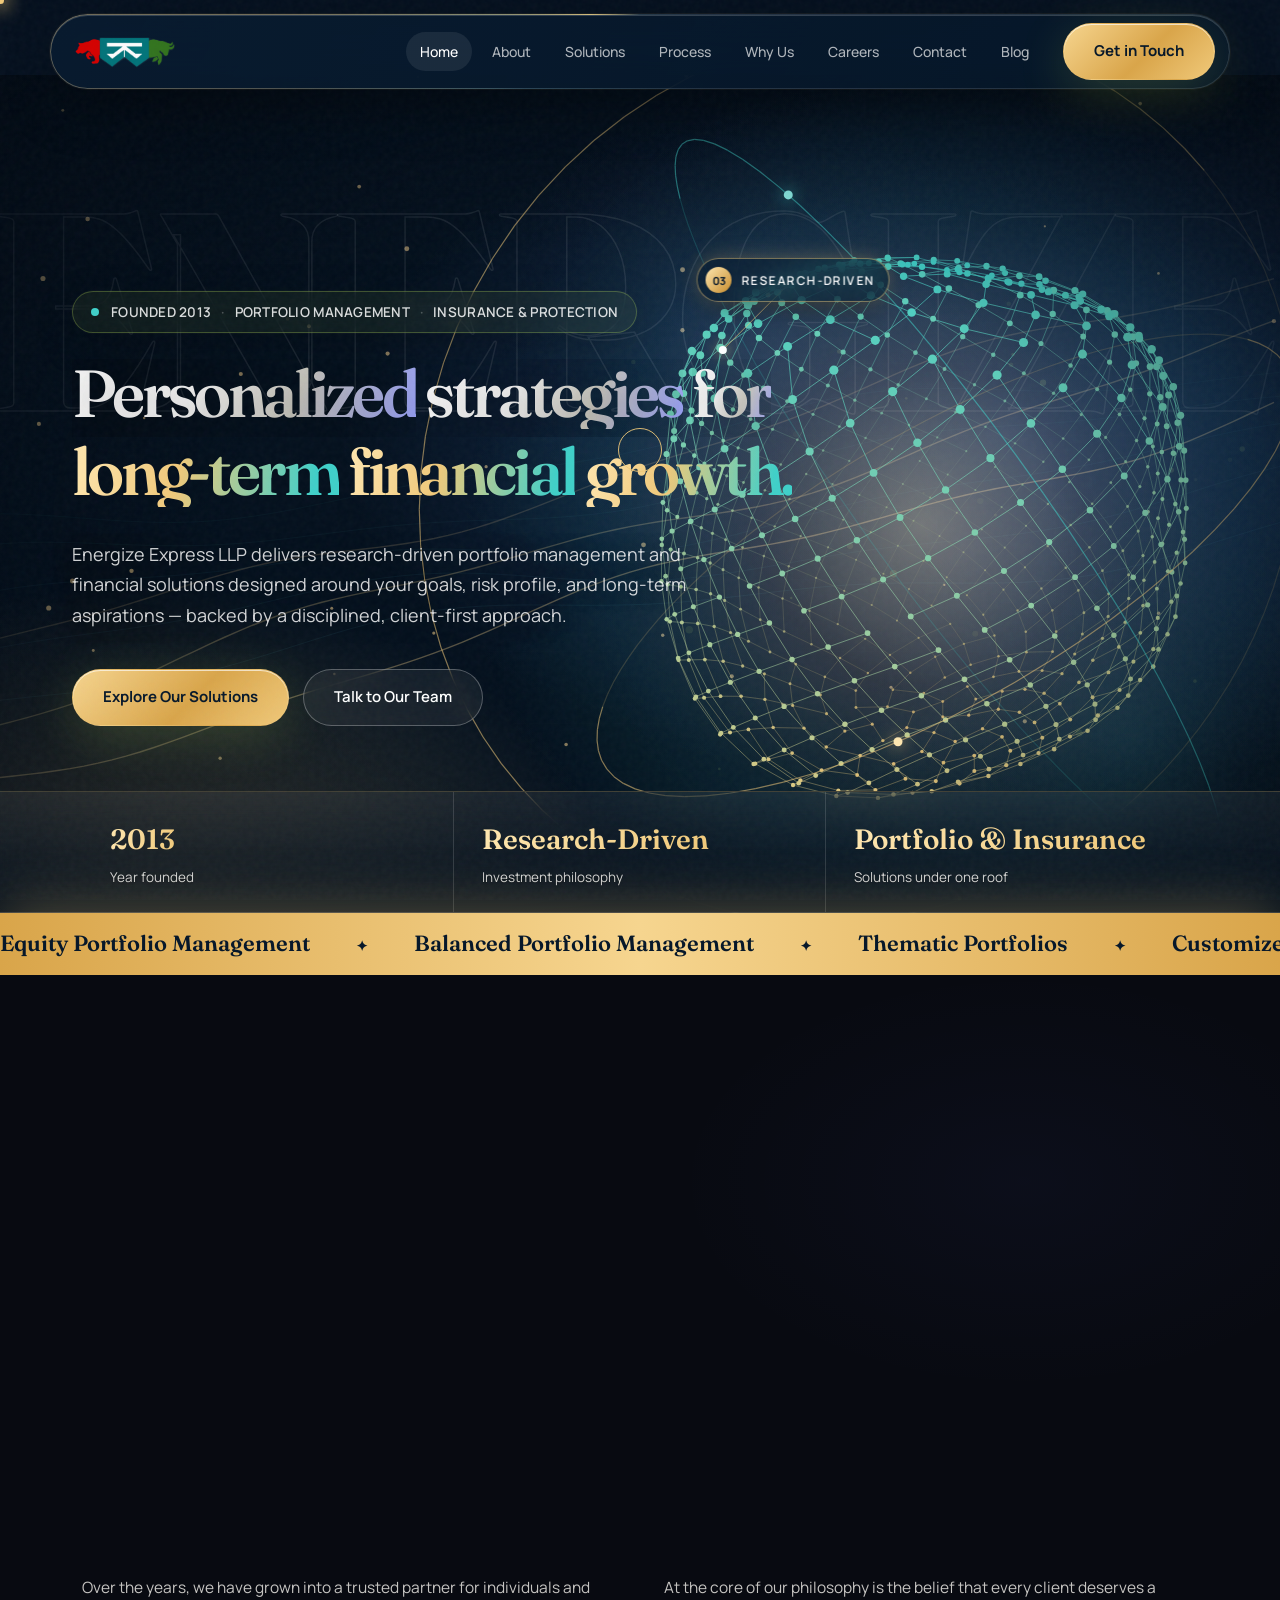
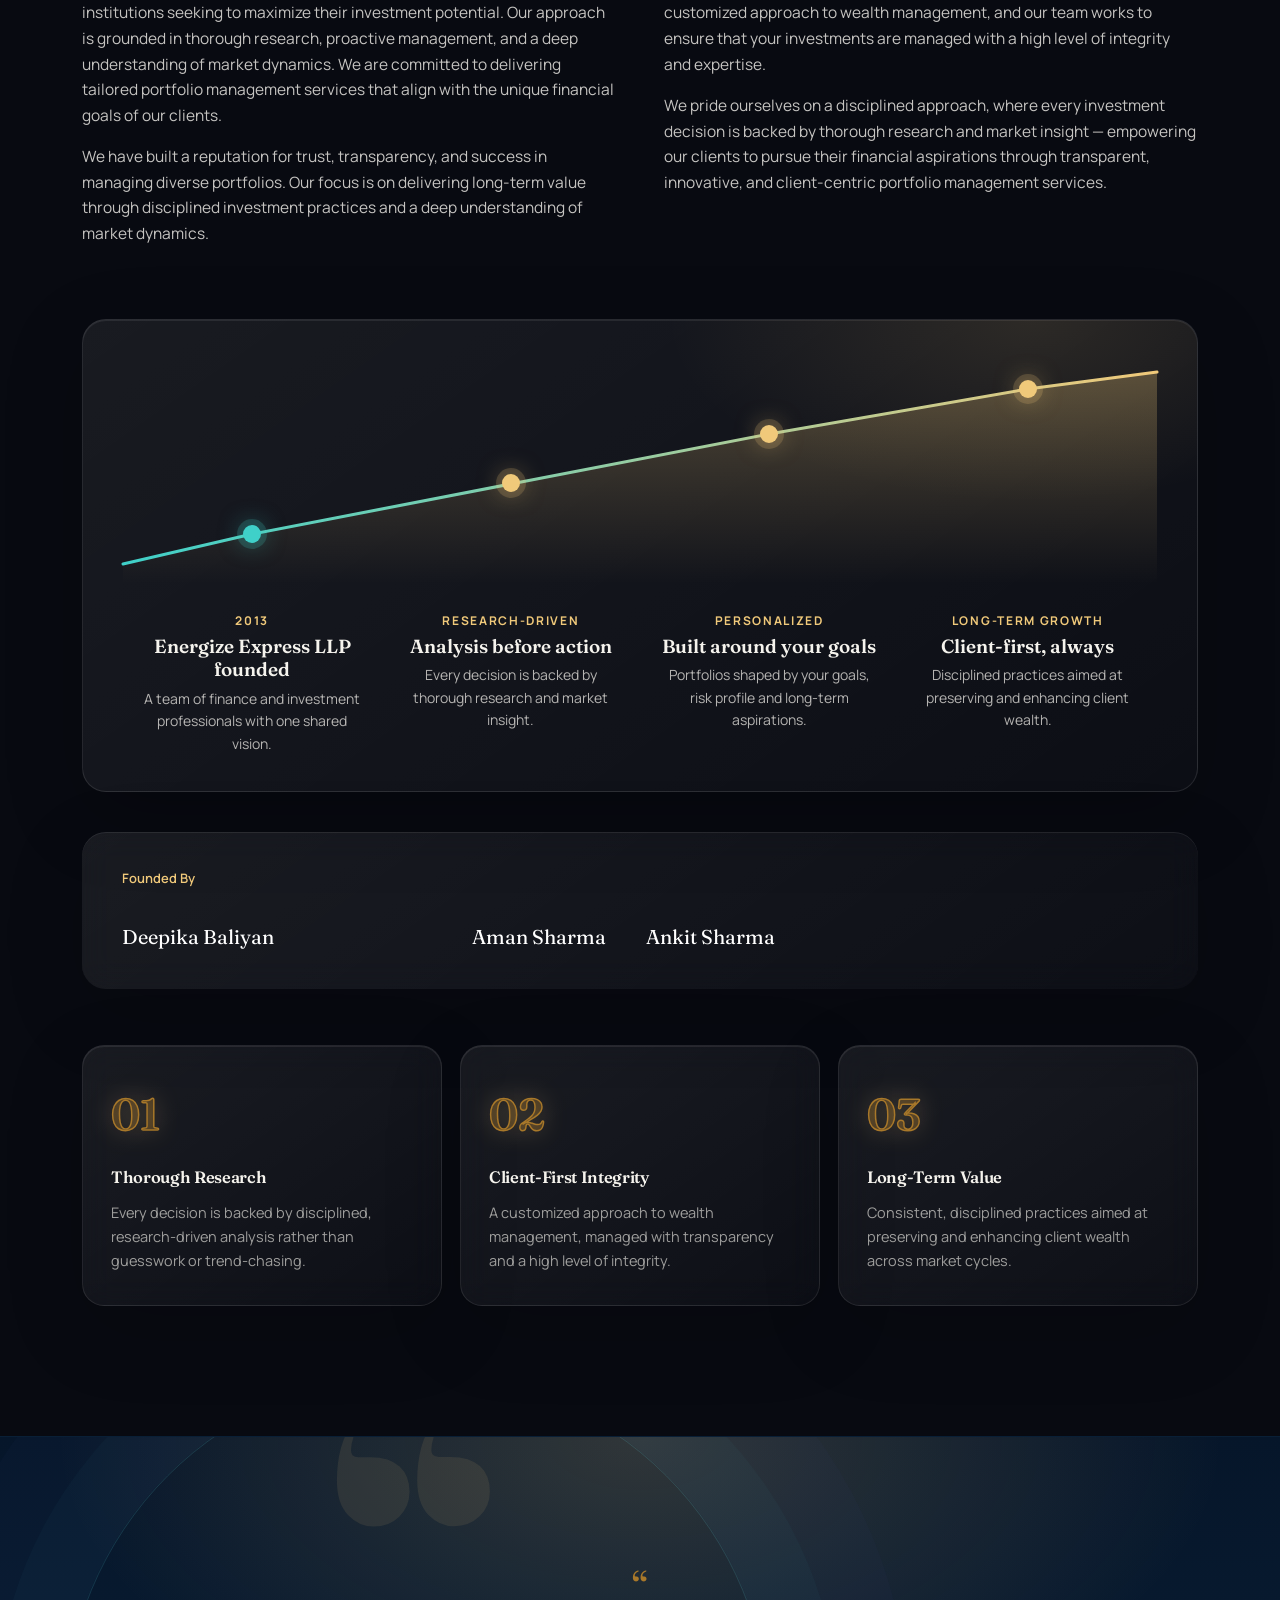
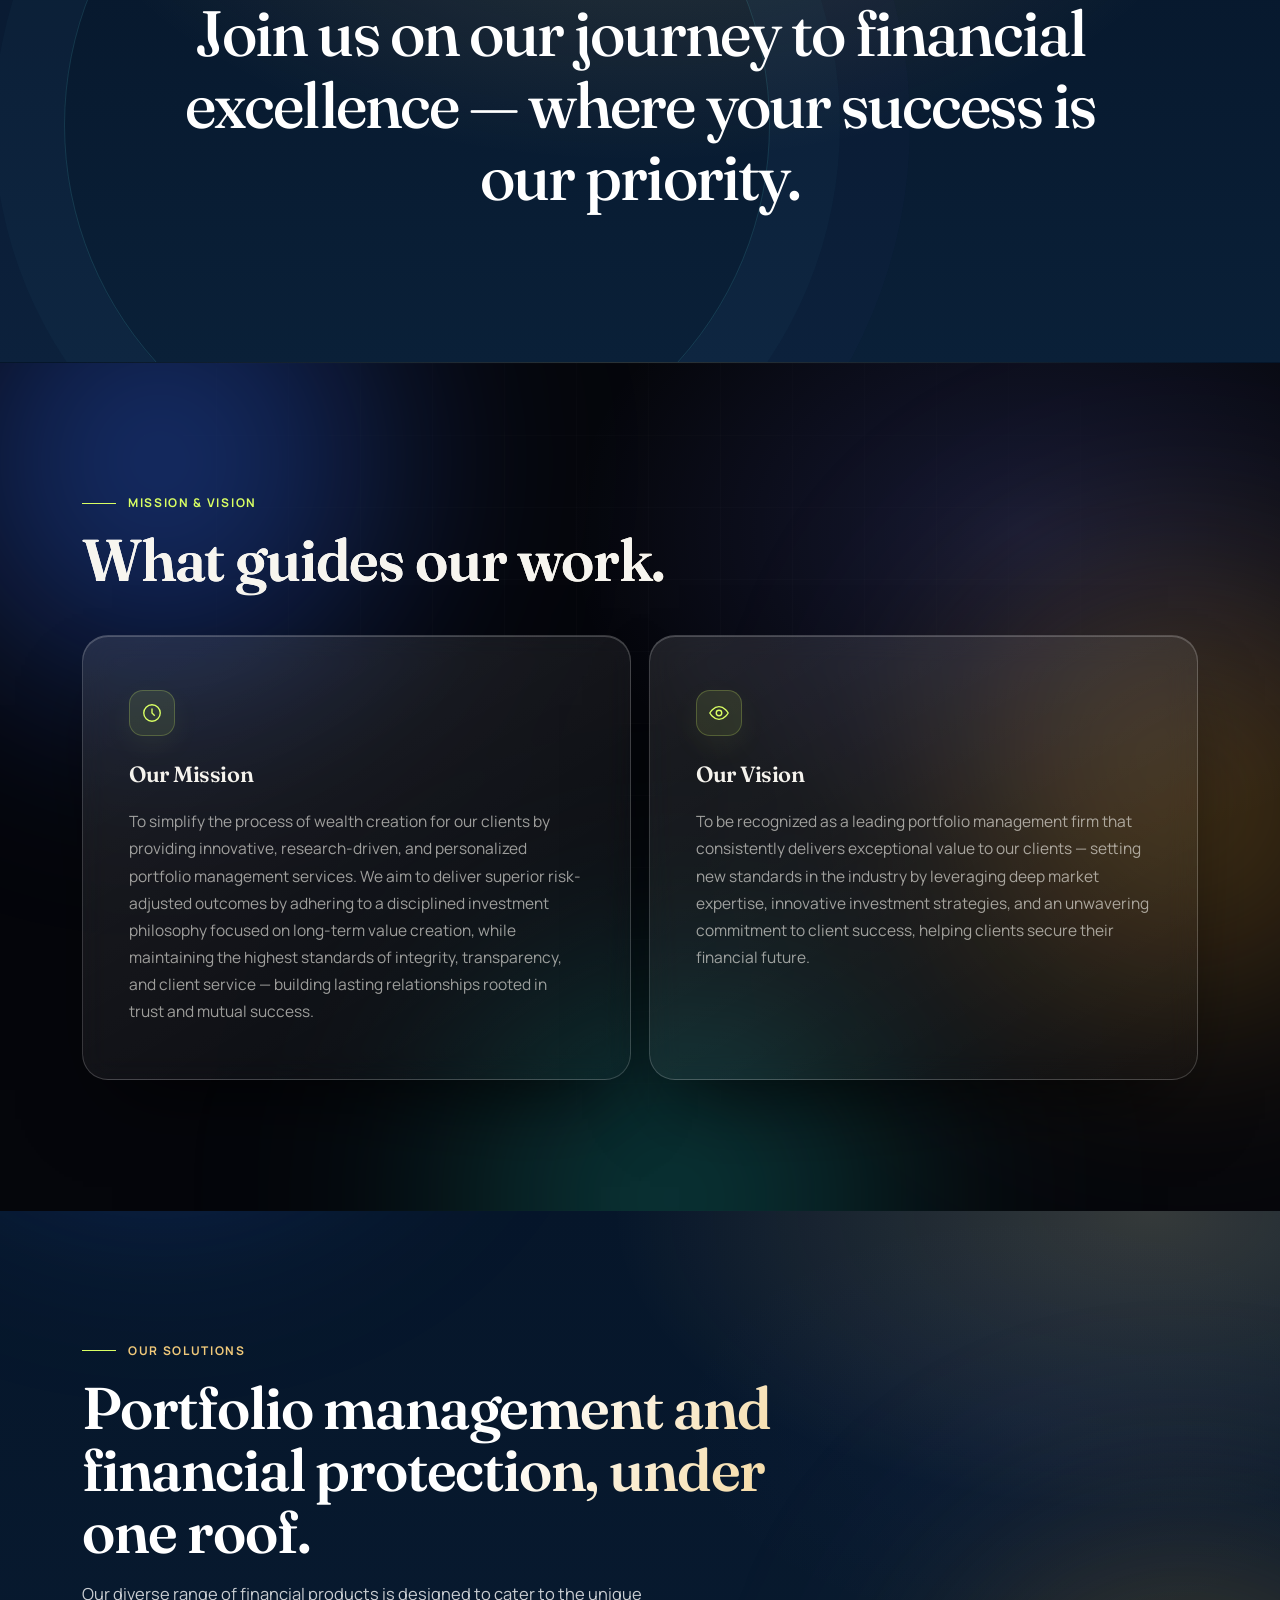
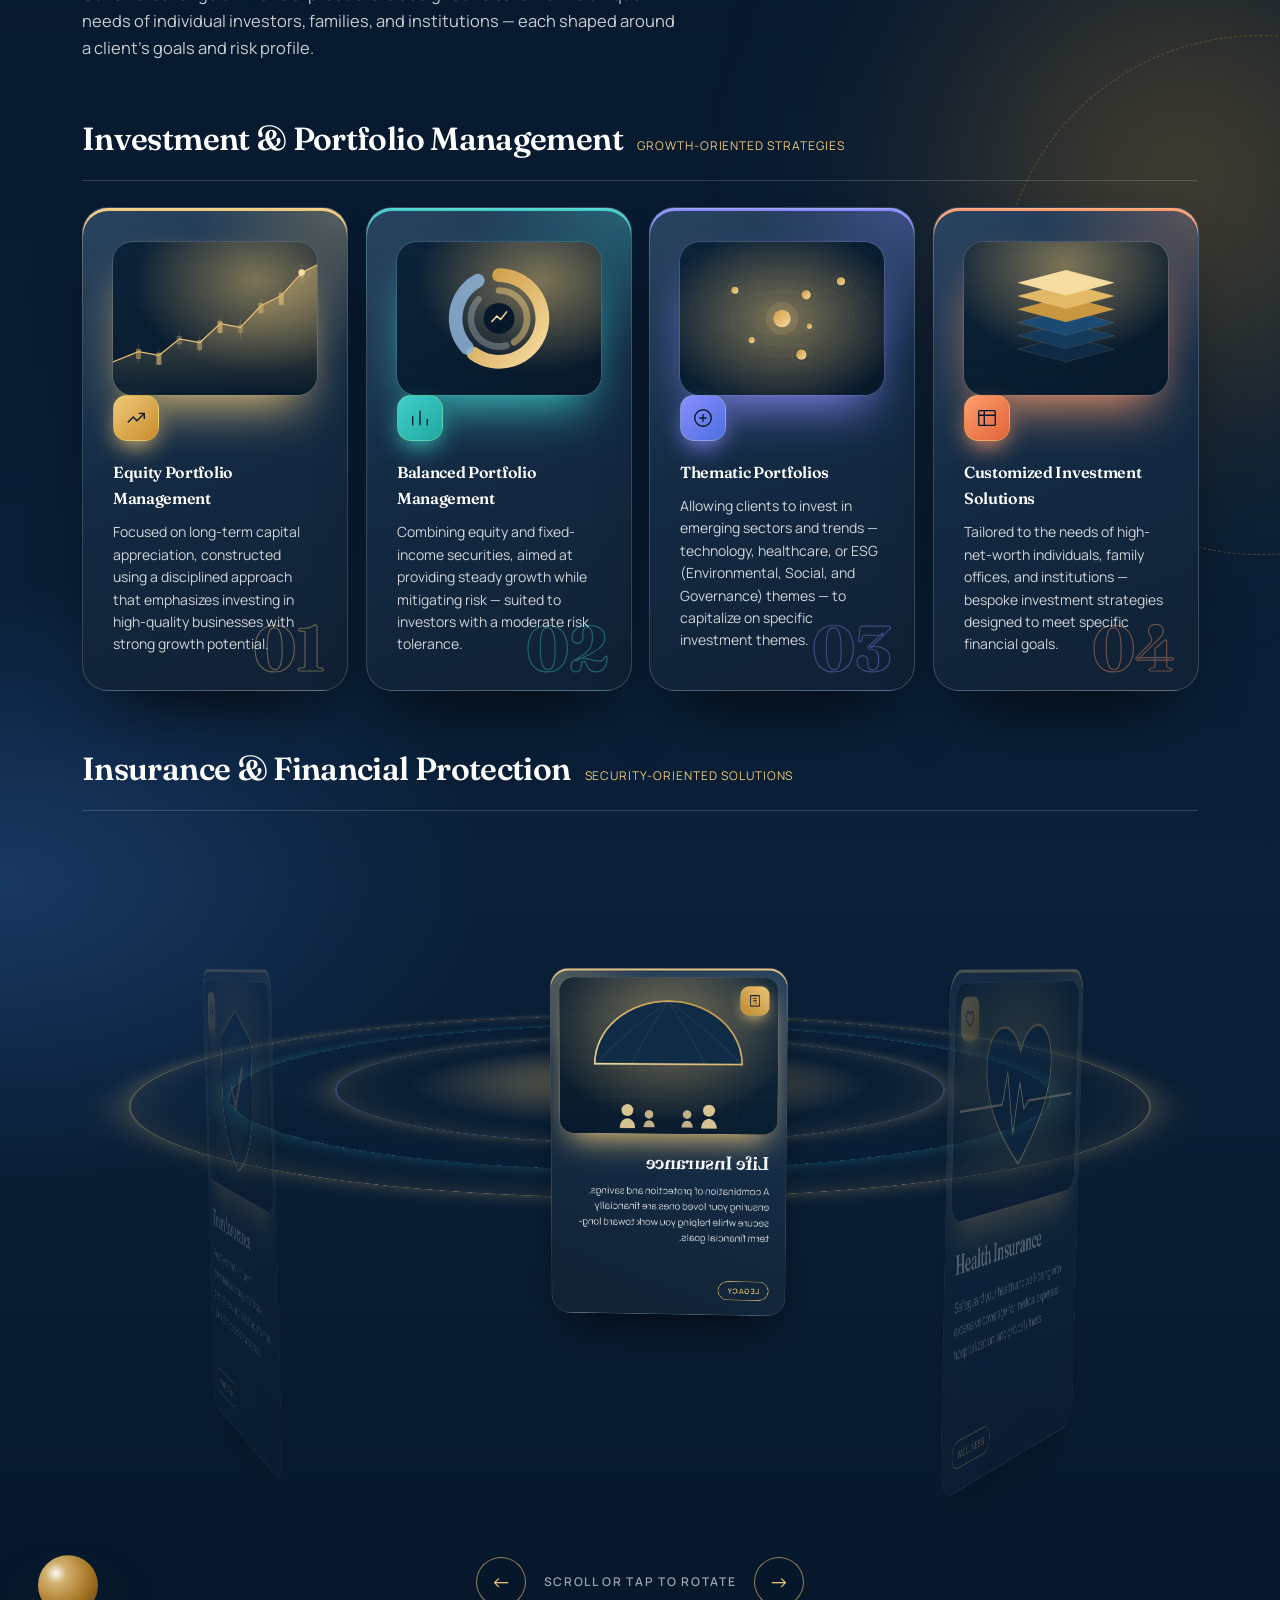
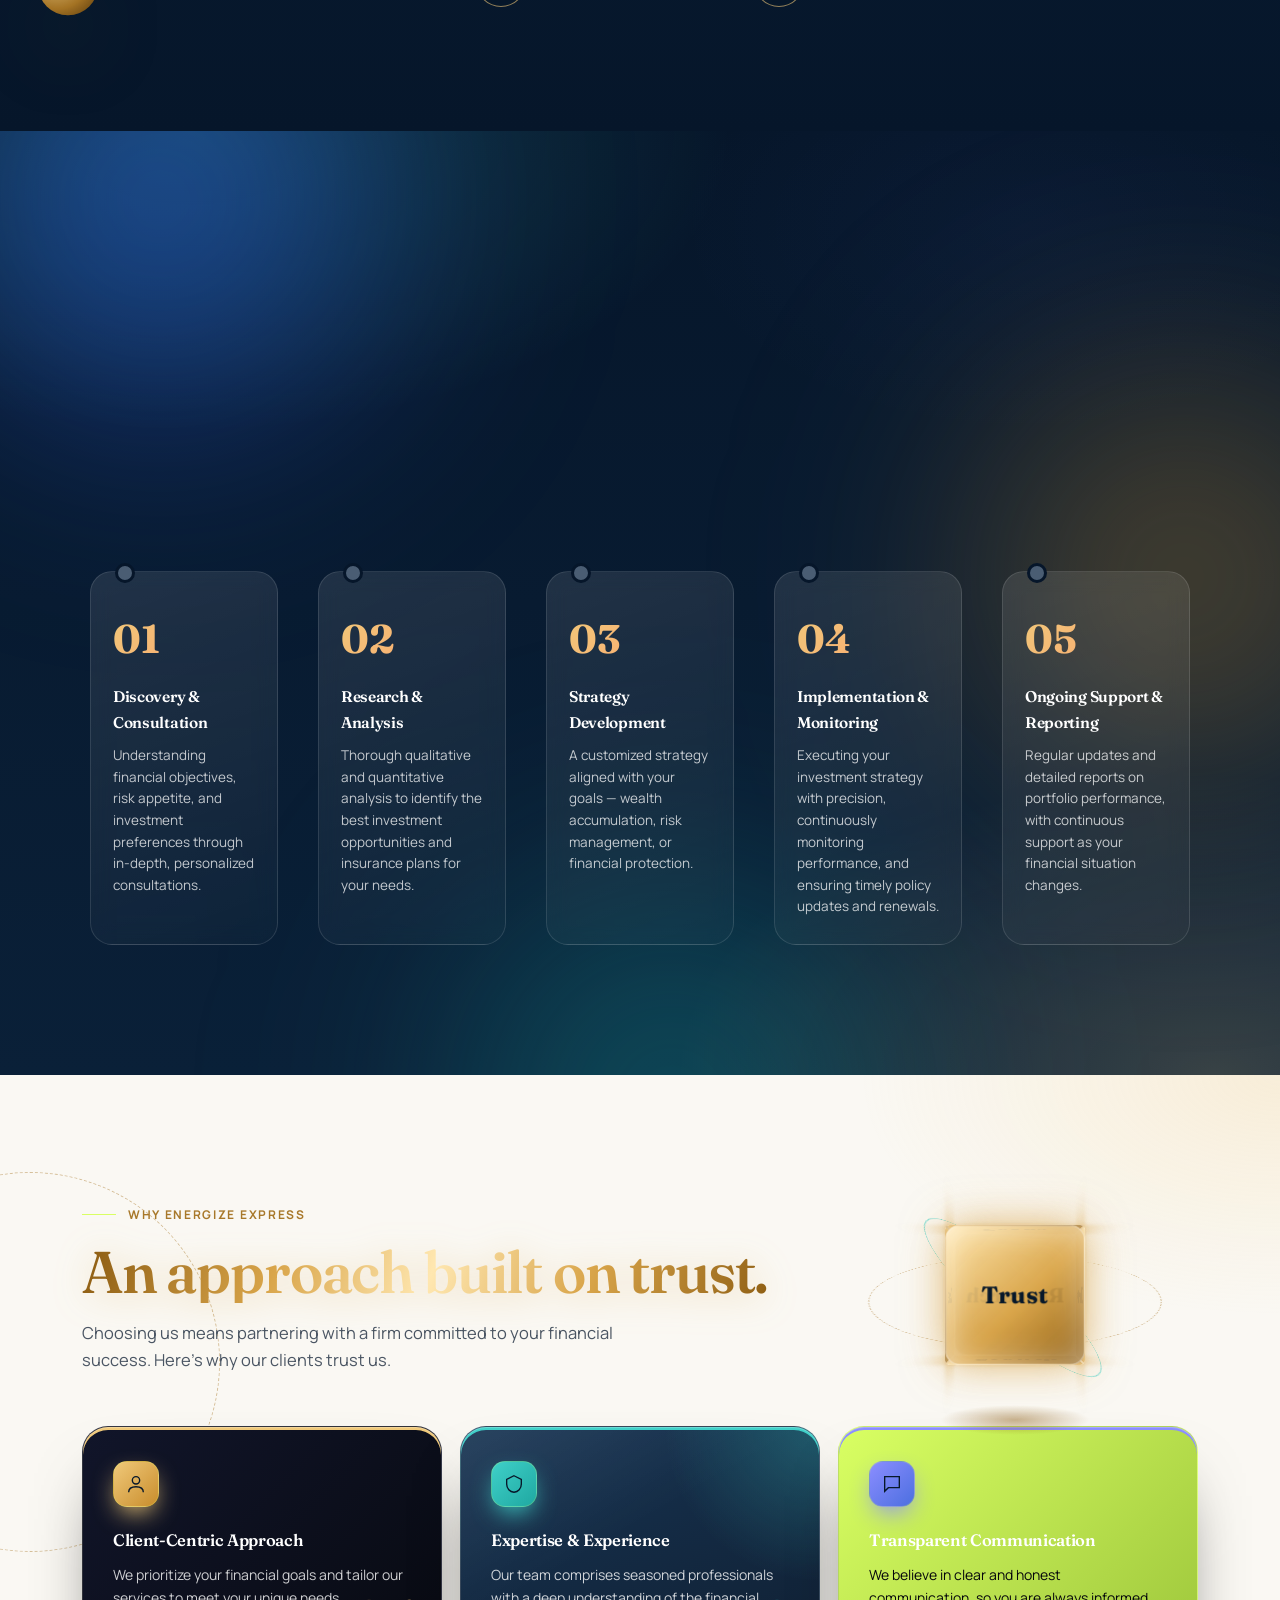
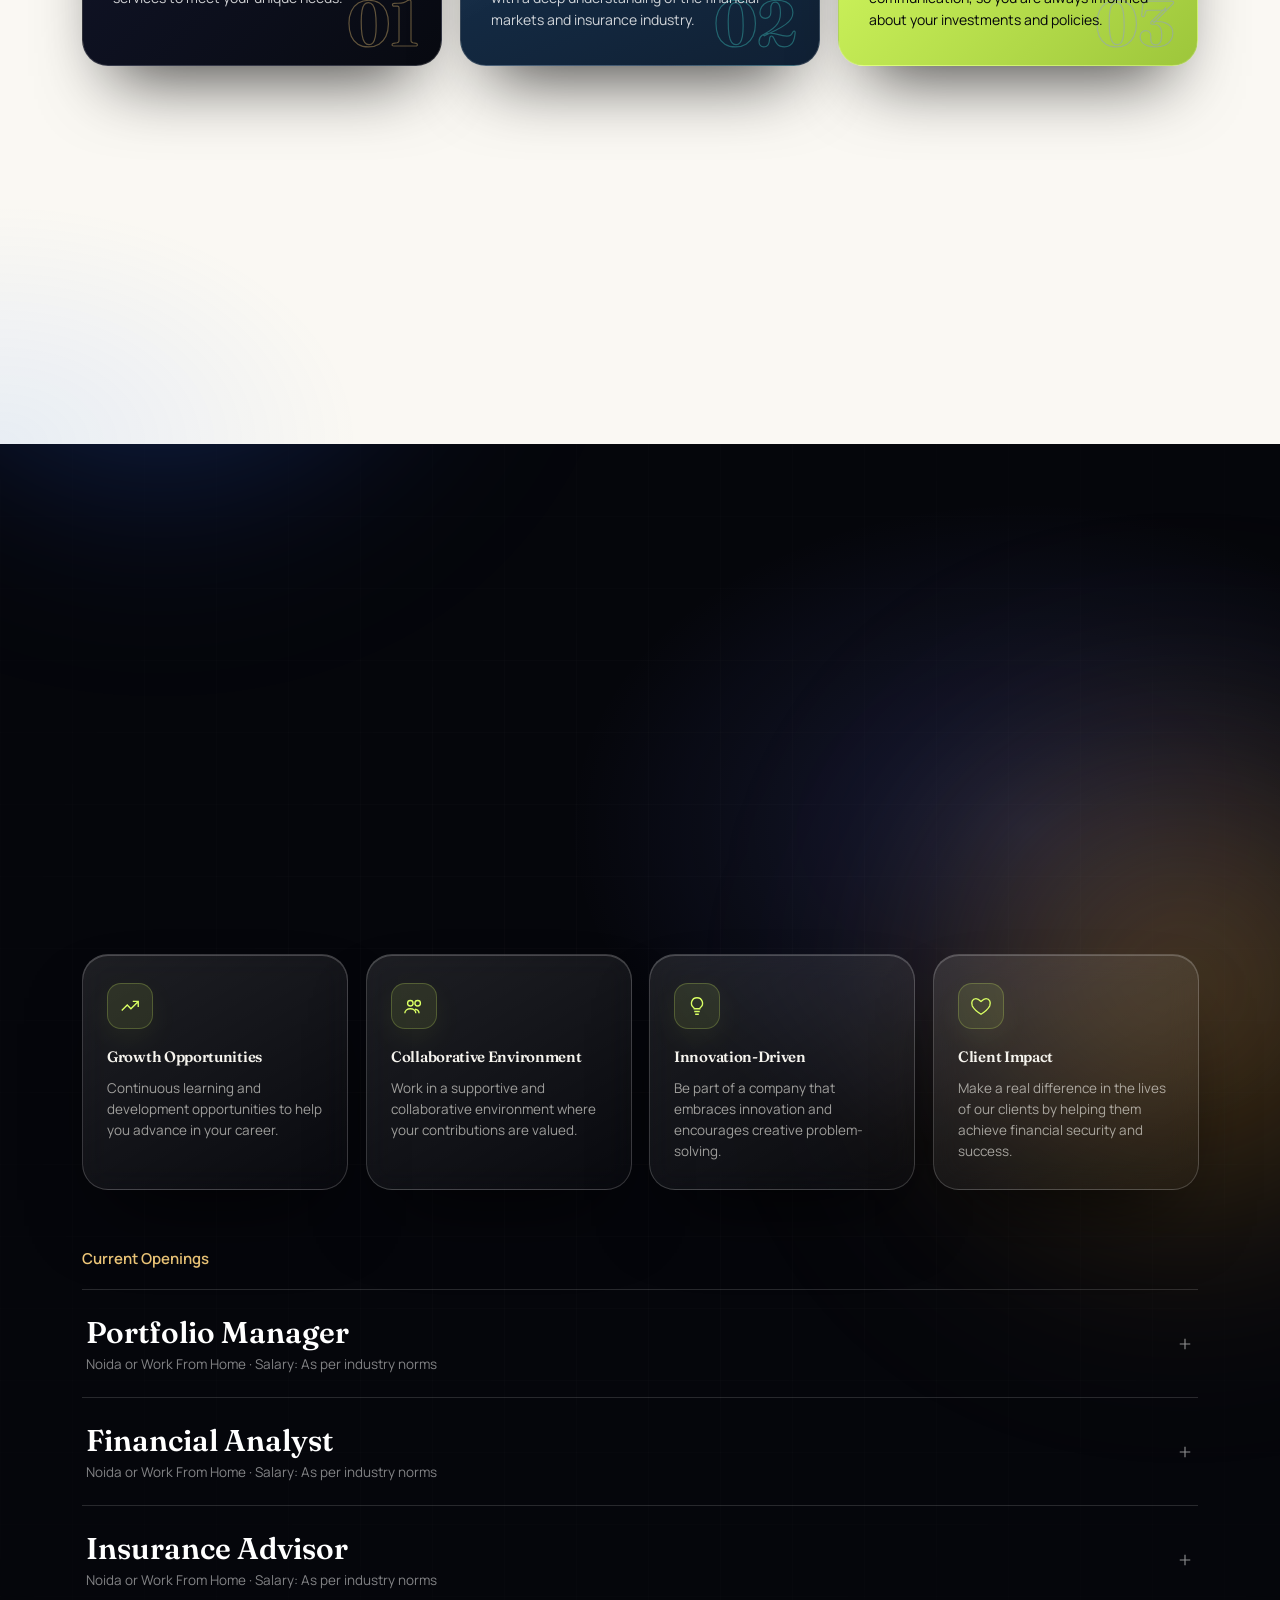
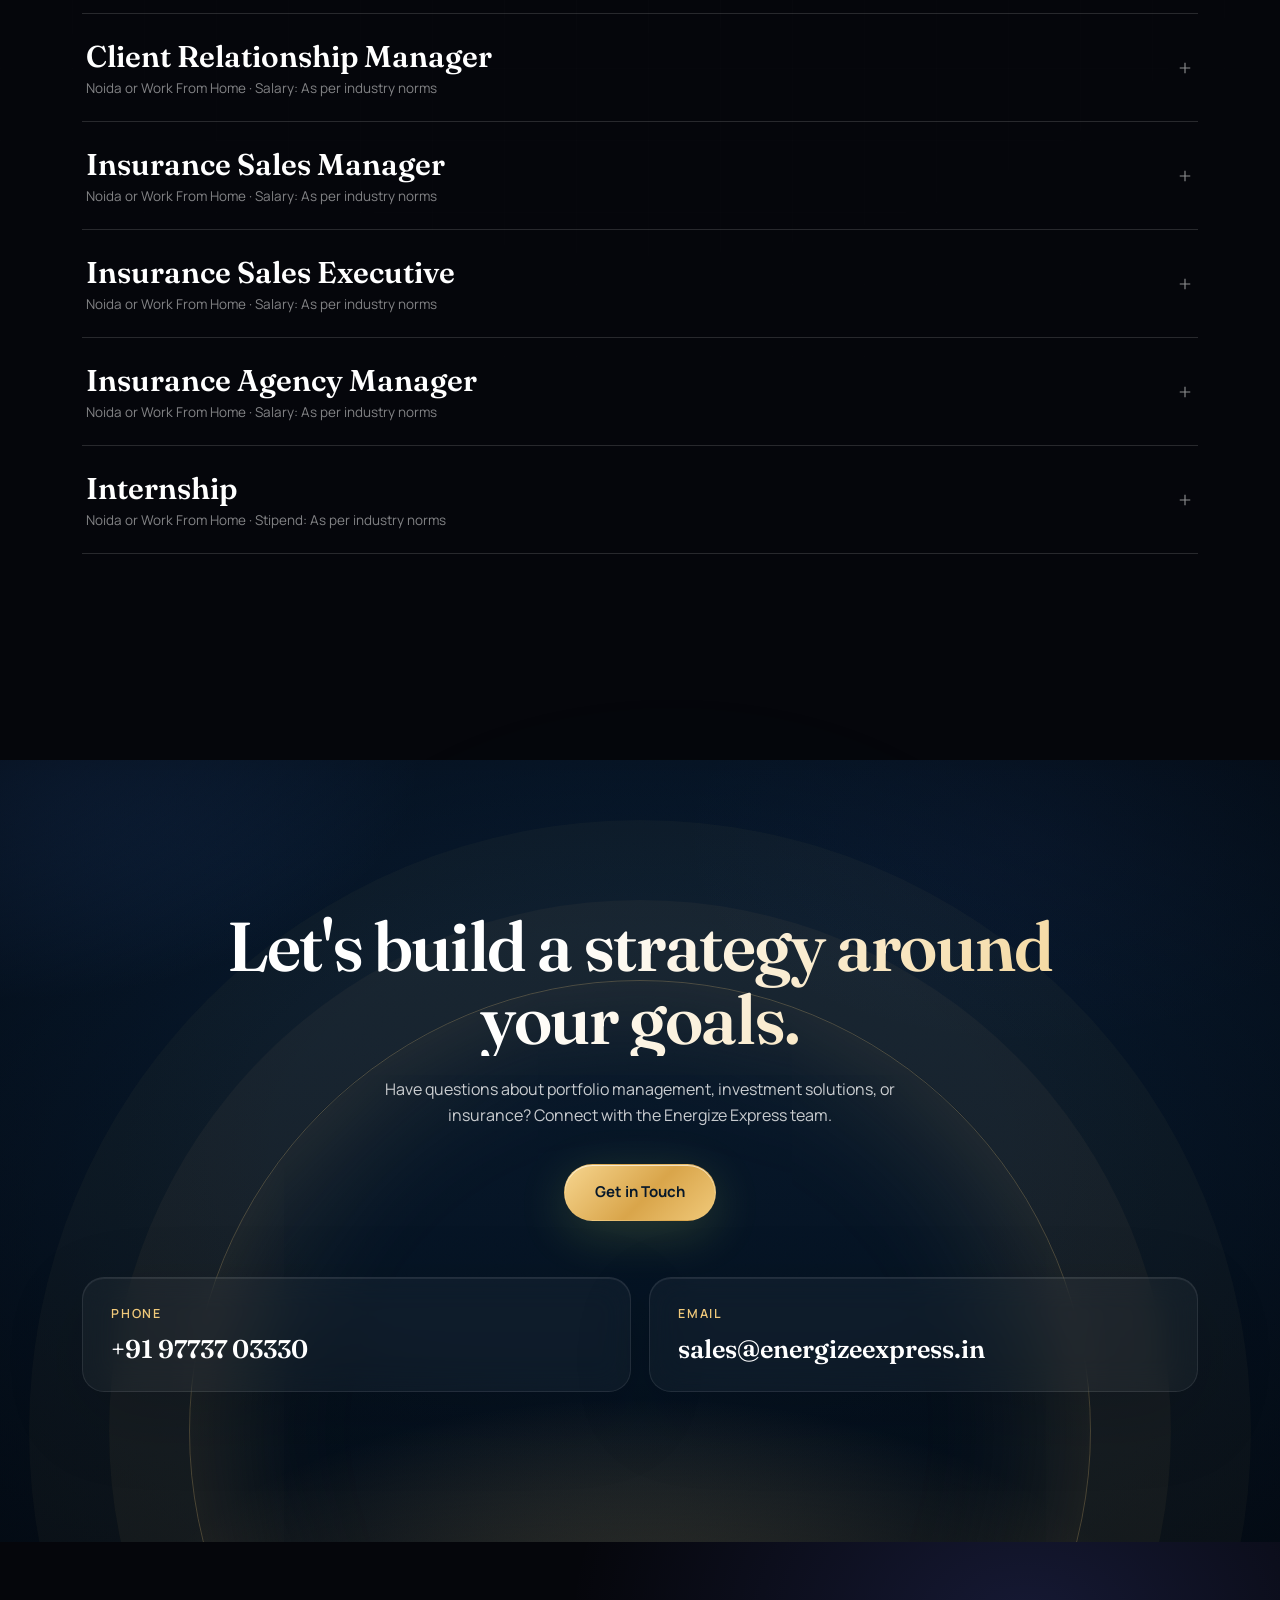
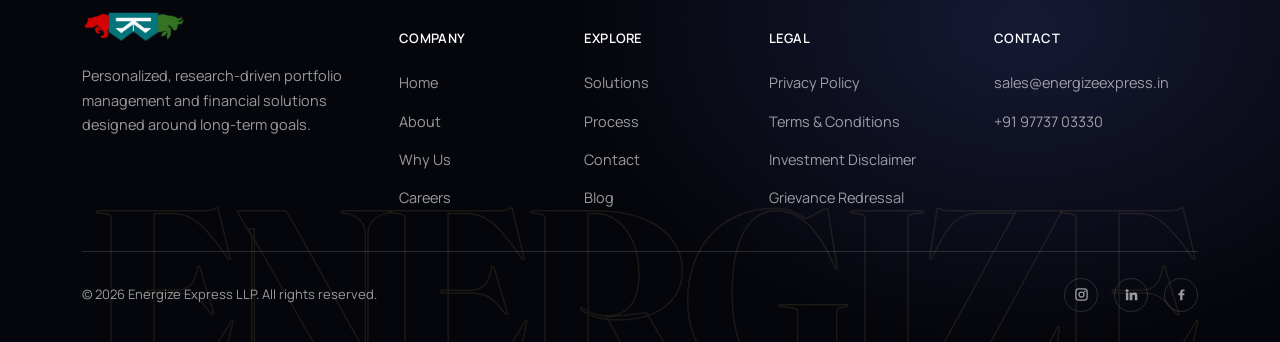
<file: index.html>
<!doctype html>

<html lang="en">
  <head>
    <link rel="icon" type="image/jpeg" sizes="any" href="./energizeexpress.jpeg?v=20260928-2" />
    <link rel="shortcut icon" type="image/jpeg" href="./energizeexpress.jpeg?v=20260928-2" />
    <link rel="apple-touch-icon" href="./energizeexpress.jpeg?v=20260928-2" />
    <meta charset="utf-8" />
    <meta content="width=device-width, initial-scale=1.0" name="viewport" />
    <meta content="index, follow" name="robots" />
    <meta
      content="portfolio management, investment solutions, insurance services, financial solutions, Energize Express LLP"
      name="keywords"
    />
    <link href="https://energizeexpress.in/" rel="canonical" />
    <title>Energize Express LLP | Portfolio & Insurance</title>
    <meta
      content="Energize Express LLP offers portfolio management, investment solutions, and insurance services focused on research-driven strategies and long-term goals."
      name="description"
    />
    <meta
      content="Energize Express LLP | Portfolio & Insurance"
      property="og:title"
    />
    <meta
      content="Energize Express LLP offers portfolio management, investment solutions, and insurance services focused on research-driven strategies and long-term goals."
      property="og:description"
    />
    <meta content="website" property="og:type" />
    <meta content="https://energizeexpress.in/" property="og:url" />
    <meta content="summary_large_image" name="twitter:card" />
    <meta
      content="Energize Express LLP | Portfolio & Insurance"
      name="twitter:title"
    />
    <meta
      content="Energize Express LLP offers portfolio management, investment solutions, and insurance services focused on research-driven strategies and long-term goals."
      name="twitter:description"
    />
    <link href="https://fonts.googleapis.com" rel="preconnect" />
    <link crossorigin="" href="https://fonts.gstatic.com" rel="preconnect" />
    <link
      href="https://fonts.googleapis.com/css2?family=Source+Serif+4:opsz,wght@8..60,400;8..60,500;8..60,600;8..60,700&amp;family=Inter:wght@400;500;600;700&amp;display=swap"
      rel="stylesheet"
    />
    <style>
      :root {
        --navy: #0a1e33;
        --navy-2: #0f2a45;
        --navy-3: #132f4c;
        --white: #ffffff;
        --panel: #f2f4f7;
        --ink: #1c2733;
        --muted: #5a6572;
        --gold: #96773f;
        --gold-light: #c9a862;
        --line: rgba(10, 30, 51, 0.13);
        --line-onDark: rgba(255, 255, 255, 0.16);
        --maxw: 1200px;
        --serif: "Source Serif 4", Georgia, serif;
        --sans: "Inter", -apple-system, sans-serif;
      }
      * {
        box-sizing: border-box;
      }
      html {
        scroll-behavior: smooth;
        scroll-padding-top: 92px;
      }
      @media (prefers-reduced-motion: reduce) {
        html {
          scroll-behavior: auto;
        }
        * {
          animation-duration: 0.001ms !important;
          animation-iteration-count: 1 !important;
          transition-duration: 0.001ms !important;
        }
        .btn-gold {
          transition:
            background-color 1.5s ease-in-out,
            color 1.5s ease-in-out,
            border-color 1.5s ease-in-out !important;
        }
      }
      body {
        margin: 0;
        font-family: var(--sans);
        color: var(--ink);
        background: var(--white);
        line-height: 1.65;
        -webkit-font-smoothing: antialiased;
      }
      h1,
      h2,
      h3,
      h4 {
        font-family: var(--serif);
        font-weight: 600;
        color: var(--navy);
        margin: 0;
        letter-spacing: -0.005em;
      }
      p {
        margin: 0;
      }
      a {
        color: inherit;
        text-decoration: none;
      }
      ul {
        margin: 0;
        padding: 0;
        list-style: none;
      }
      button {
        font-family: inherit;
        cursor: pointer;
      }
      img,
      svg {
        display: block;
        max-width: 100%;
      }
      section {
        position: relative;
      }
      .wrap {
        max-width: var(--maxw);
        margin: 0 auto;
        padding: 0 32px;
      }
      .rule-label {
        display: flex;
        align-items: center;
        gap: 12px;
        font-size: 13px;
        font-weight: 600;
        color: var(--gold);
        margin-bottom: 16px;
        letter-spacing: 0.01em;
      }
      .rule-label::before {
        content: "";
        width: 28px;
        height: 2px;
        background: var(--gold);
        display: block;
      }
      .rule-label.on-dark {
        color: var(--gold-light);
      }
      .btn {
        display: inline-flex;
        align-items: center;
        gap: 8px;
        padding: 15px 30px;
        border-radius: 1px;
        font-size: 15px;
        font-weight: 600;
        border: 1px solid transparent;
        transition:
          background 0.25s ease,
          color 0.25s ease,
          border-color 0.25s ease;
        white-space: nowrap;
      }
      .btn-primary {
        background: var(--navy);
        color: var(--white);
      }
      .btn-primary:hover {
        background: var(--gold);
      }
      .btn-gold {
        background-color: var(--gold);
        color: var(--white);
        transition:
          background-color 1.5s ease-in-out,
          color 1.5s ease-in-out,
          border-color 1.5s ease-in-out;
      }
      .btn-gold:hover {
        background-color: var(--navy);
      }
      .btn-ghost {
        background: transparent;
        color: var(--navy);
        border-color: var(--line);
      }
      .btn-ghost:hover {
        border-color: var(--navy);
      }
      .btn-ghost-dark {
        background: transparent;
        color: var(--white);
        border-color: var(--line-onDark);
      }
      .btn-ghost-dark:hover {
        border-color: var(--gold-light);
        color: var(--gold-light);
      }

      /* ---------- NAVBAR ---------- */
      header#top {
        position: fixed;
        top: 0;
        left: 0;
        right: 0;
        z-index: 100;
        background: var(--navy);
        border-bottom: 1px solid rgba(255, 255, 255, 0.08);
        transition:
          padding 0.3s ease,
          box-shadow 0.3s ease;
        padding: 22px 0;
      }
      header#top.scrolled {
        padding: 12px 0;
        box-shadow: 0 6px 24px rgba(10, 30, 51, 0.18);
      }
      .nav-inner {
        max-width: var(--maxw);
        margin: 0 auto;
        padding: 0 32px;
        display: flex;
        align-items: center;
        justify-content: space-between;
      }
      .brand-lockup {
        display: inline-flex;
        align-items: center;
        gap: 12px;
        min-width: 0;
      }
      .brand-mark{
  width:150px;
  height:58px;
  object-fit:contain;
  background:transparent;
  border-radius:0;
  flex-shrink:0;
}
      .logo {
        font-family: var(--serif);
        font-size: 21px;
        font-weight: 600;
        color: var(--white);
        letter-spacing: -0.01em;
      }
      .logo .dot {
        color: var(--gold-light);
      }
      nav.primary-nav {
        display: flex;
        align-items: center;
        gap: 34px;
        margin-left: 48px;
      }
      nav.primary-nav a {
        font-size: 14px;
        font-weight: 500;
        color: rgba(255, 255, 255, 0.82);
        position: relative;
        padding: 4px 0;
      }
      nav.primary-nav a::after {
        content: "";
        position: absolute;
        left: 0;
        right: 0;
        bottom: -3px;
        height: 1px;
        background: var(--gold-light);
        transform: scaleX(0);
        transform-origin: left;
        transition: transform 0.25s ease;
      }
      nav.primary-nav a:hover {
        color: var(--white);
      }
      nav.primary-nav a:hover::after {
        transform: scaleX(1);
      }
      .nav-actions {
        display: flex;
        align-items: center;
        gap: 18px;
      }
      .hamburger {
        display: none;
        flex-direction: column;
        gap: 5px;
        background: none;
        border: none;
        padding: 8px;
      }
      .hamburger span {
        width: 22px;
        height: 2px;
        background: var(--white);
        display: block;
      }
      .mobile-nav {
        display: none;
        position: fixed;
        inset: 0;
        background: var(--navy);
        z-index: 99;
        padding: 110px 32px 40px;
        flex-direction: column;
        gap: 0;
      }
      .mobile-nav.open {
        display: flex;
      }
      .mobile-nav a {
        font-family: var(--serif);
        font-size: 24px;
        color: var(--white);
        padding: 15px 0;
        border-bottom: 1px solid var(--line-onDark);
      }
      .mobile-nav .btn {
        margin-top: 26px;
        align-self: flex-start;
      }

      /* ---------- LEGAL NAV ---------- */
      .legal-nav {
        position: relative;
        display: flex;
        align-items: center;
        height: 100%;
      }
      .legal-toggle {
        display: inline-flex;
        align-items: center;
        justify-content: center;
        gap: 6px;
        height: 100%;
        line-height: 1;
        padding: 4px 0 !important;
        vertical-align: middle;
      }
      .legal-toggle .chev {
        display: inline-flex;
        align-items: center;
        justify-content: center;
        width: 10px;
        height: 10px;
        font-size: 0;
        line-height: 1;
        position: relative;
        top: 0;
        transform: none !important;
      }
      .legal-toggle .chev::before {
        content: "";
        display: block;
        width: 5px;
        height: 5px;
        border-right: 1.5px solid currentColor;
        border-bottom: 1.5px solid currentColor;
        transform: rotate(45deg);
        margin-top: -3px;
        transition: transform 0.2s ease;
      }
      .legal-nav:hover .legal-toggle .chev::before,
      .legal-nav:focus-within .legal-toggle .chev::before {
        transform: rotate(225deg);
        margin-top: 3px;
      }
      .legal-menu {
        position: absolute;
        top: calc(100% + 8px);
        left: 50%;
        right: auto;
        min-width: 220px;
        background: var(--white);
        border: 1px solid var(--line);
        box-shadow: 0 12px 30px rgba(10, 30, 51, 0.14);
        padding: 8px 0;
        opacity: 0;
        visibility: hidden;
        transform: translateX(-50%) translateY(-4px);
        transition:
          opacity 0.2s ease,
          transform 0.2s ease,
          visibility 0.2s ease;
      }
      .legal-nav:hover .legal-menu,
      .legal-nav:focus-within .legal-menu {
        opacity: 1;
        visibility: visible;
        transform: translateX(-50%) translateY(0);
      }
      .legal-menu a {
        display: block !important;
        color: var(--navy) !important;
        padding: 10px 18px !important;
        font-size: 13px !important;
      }
      .legal-menu a:hover {
        background: var(--panel);
        color: var(--gold) !important;
      }

      @media (max-width: 900px) {
        nav.primary-nav {
          display: none;
        }
        .nav-actions .btn {
          display: none;
        }
        .hamburger {
          display: flex;
        }
      }

      @media (min-width: 901px) {
        nav.primary-nav { gap: 30px; }
        .nav-actions { transform: translateX(10px); }
      }

      /* ---------- HERO ---------- */
      #home {
        padding: 170px 0 0;
        background: var(--navy) url("hero.png") center center / cover no-repeat;
        color: var(--white);
        overflow: hidden;
        position: relative;
        isolation: isolate;
      }
      #home::before {
        content: "";
        position: absolute;
        inset: 0;
        background: linear-gradient(
          90deg,
          rgba(10, 30, 51, 0.18) 0%,
          rgba(10, 30, 51, 0.05) 62%,
          rgba(10, 30, 51, 0.18) 100%
        );
        z-index: -1;
        pointer-events: none;
      }
      .hero-inner {
        max-width: var(--maxw);
        padding-bottom: 90px;
      }
      .hero-credibility {
        font-size: 13.5px;
        letter-spacing: 0.02em;
        color: rgba(255, 255, 255, 0.55);
        margin-bottom: 26px;
      }
      .hero-credibility span {
        margin: 0 10px;
        color: rgba(255, 255, 255, 0.25);
      }
      #home h1 {
        color: var(--white);
        font-size: clamp(34px, 4.6vw, 54px);
        line-height: 1.18;
        font-weight: 600;
        max-width: 800px;
      }
      .hero-sub {
        margin-top: 24px;
        font-size: 18px;
        color: rgba(255, 255, 255, 0.75);
        max-width: 600px;
        line-height: 1.7;
      }
      .hero-ctas {
        margin-top: 38px;
        display: flex;
        gap: 16px;
        flex-wrap: wrap;
      }
      .hero-strip {
        border-top: 1px solid var(--line-onDark);
        background: rgba(10, 30, 51, 0.78);
      }
      .hero-strip .wrap {
        display: grid;
        grid-template-columns: repeat(3, 1fr);
      }
      .hero-strip-item {
        min-height: 156px;
        padding: 0 28px;
        box-sizing: border-box;
        border-right: 1px solid var(--line-onDark);
        display: flex;
        flex-direction: column;
        justify-content: center;
        align-items: flex-start;
      }
      .hero-strip .wrap > div:last-child {
        border-right: none;
      }
      .hero-strip-item .k {
        font-family: var(--serif);
        font-size: 20px;
        color: #e0bd73;
        font-weight: 600;
        text-shadow: 0 1px 2px rgba(0, 0, 0, 0.35);
      }
      .hero-strip-item .v {
        font-size: 13.5px;
        color: rgba(255, 255, 255, 0.82);
        margin-top: 4px;
        text-shadow: 0 1px 2px rgba(0, 0, 0, 0.35);
      }
      @media (max-width: 900px) {
        #home {
          padding: 112px 0 0;
          background-position: center center;
        }
        .hero-inner {
          padding-bottom: 52px;
        }
        .hero-credibility {
          font-size: 11.5px;
          line-height: 1.45;
          margin-bottom: 18px;
        }
        .hero-credibility span {
          margin: 0 5px;
        }
        #home h1 {
          font-size: clamp(31px, 8vw, 38px);
          line-height: 1.12;
        }
        .hero-sub {
          margin-top: 16px;
          font-size: 16px;
          line-height: 1.55;
        }
        .hero-ctas {
          margin-top: 26px;
          gap: 10px;
        }
        .hero-ctas .btn {
          padding: 12px 14px;
          font-size: 13px;
        }
        .hero-strip .wrap {
          grid-template-columns: repeat(3, 1fr);
        }
        .hero-strip-item {
          min-height: 96px;
          padding: 18px 8px;
          box-sizing: border-box;
          border-right: 1px solid var(--line-onDark);
          justify-content: center;
        }
        .hero-strip .wrap > div:last-child {
          border-right: none;
        }
        .hero-strip-item .k {
          font-size: 16px;
          line-height: 1.25;
        }
        .hero-strip-item .v {
          font-size: 11px;
          line-height: 1.35;
        }
      }

      /* ---------- SECTION LABELS ---------- */
      .section-head {
        max-width: 700px;
        margin-bottom: 52px;
      }
      .section-head h2 {
        font-size: clamp(28px, 3.1vw, 38px);
        font-weight: 600;
        line-height: 1.22;
      }
      .section-head p {
        margin-top: 16px;
        font-size: 16.5px;
        color: var(--muted);
        max-width: 600px;
      }
      .section-pad {
        padding: 100px 0;
      }
      @media (max-width: 700px) {
        .section-pad {
          padding: 68px 0;
        }
      }

      /* ---------- ABOUT ---------- */
      #about {
        background: var(--white);
      }
      .about-lede {
        font-size: 19px;
        color: var(--navy);
        font-family: var(--serif);
        line-height: 1.6;
        margin-bottom: 30px;
        max-width: 820px;
      }
      .about-columns {
        display: grid;
        grid-template-columns: 1fr 1fr;
        gap: 48px;
        margin-bottom: 44px;
      }
      .about-columns p {
        color: #414d5a;
        font-size: 15.5px;
        margin-bottom: 16px;
      }
      .founders-panel {
        background: var(--panel);
        border-left: 3px solid var(--gold);
        padding: 30px 34px;
        margin-bottom: 56px;
        display: flex;
        flex-wrap: wrap;
        gap: 30px 50px;
        align-items: center;
      }
      .founders-panel .fp-label {
        font-size: 13px;
        font-weight: 600;
        color: var(--navy);
        flex: 0 0 100%;
      }
      .founders-panel ul {
        display: flex;
        flex-wrap: wrap;
        gap: 10px 40px;
      }
      .founders-panel li {
        font-family: var(--serif);
        font-size: 16px;
        color: var(--navy);
      }
      .founders-panel li span {
        display: block;
        font-family: var(--sans);
        font-size: 12.5px;
        color: var(--muted);
        margin-top: 2px;
        font-weight: 500;
      }

      .philosophy-grid {
        display: grid;
        grid-template-columns: repeat(3, 1fr);
        gap: 1px;
        background: var(--line);
        border: 1px solid var(--line);
      }
      .philosophy-card {
        background: var(--white);
        padding: 32px 28px;
      }
      .philosophy-card .num {
        font-family: var(--serif);
        font-size: 14px;
        color: var(--gold);
        font-weight: 600;
        margin-bottom: 14px;
      }
      .philosophy-card h4 {
        font-size: 16.5px;
        font-weight: 600;
        margin-bottom: 10px;
      }
      .philosophy-card p {
        font-size: 14.5px;
        color: var(--muted);
        line-height: 1.65;
      }
      @media (max-width: 900px) {
        .about-columns {
          grid-template-columns: 1fr;
        }
        .philosophy-grid {
          grid-template-columns: 1fr;
        }
      }

      /* ---------- PULL QUOTE ---------- */
      #pull-quote {
        background: var(--panel);
        padding: 80px 0;
        text-align: center;
        border-top: 1px solid var(--line);
        border-bottom: 1px solid var(--line);
      }
      #pull-quote blockquote {
        max-width: 760px;
        margin: 0 auto;
        font-family: var(--serif);
        font-size: clamp(22px, 2.6vw, 30px);
        color: var(--navy);
        line-height: 1.5;
        font-weight: 500;
      }
      #pull-quote .mark {
        color: var(--gold);
        font-size: 40px;
        line-height: 0;
        display: block;
        margin-bottom: 10px;
        font-family: var(--serif);
      }

      /* ---------- MISSION / VISION ---------- */
      #mission-vision {
        background: var(--navy);
        color: var(--white);
      }
      .mv-grid {
        display: grid;
        grid-template-columns: 1fr 1fr;
        gap: 1px;
        background: var(--line-onDark);
        border: 1px solid var(--line-onDark);
      }
      .mv-card {
        background: var(--navy-3);
        padding: 46px 42px;
      }
      .mv-card .mv-icon {
        width: 30px;
        height: 30px;
        color: var(--gold-light);
        margin-bottom: 20px;
      }
      .mv-card h3 {
        color: var(--white);
        font-size: 22px;
        font-weight: 600;
        margin-bottom: 16px;
      }
      .mv-card p {
        color: rgba(255, 255, 255, 0.75);
        font-size: 15.5px;
        line-height: 1.75;
      }
      @media (max-width: 800px) {
        .mv-grid {
          grid-template-columns: 1fr;
        }
      }

      /* ---------- SOLUTIONS ---------- */
      #solutions {
        background: var(--white);
      }
      .solutions-group {
        margin-bottom: 52px;
      }
      .solutions-group:last-child {
        margin-bottom: 0;
      }
      .group-title {
        display: flex;
        align-items: baseline;
        gap: 14px;
        margin-bottom: 26px;
        padding-bottom: 14px;
        border-bottom: 2px solid var(--navy);
      }
      .group-title h3 {
        font-size: 19px;
        font-weight: 600;
        color: var(--navy);
      }
      .group-title span {
        font-size: 13px;
        color: var(--muted);
      }
      .card-grid {
        display: grid;
        grid-template-columns: repeat(4, 1fr);
        gap: 1px;
        background: var(--line);
        border: 1px solid var(--line);
      }
      .card-grid.three {
        grid-template-columns: repeat(3, 1fr);
      }
      .solution-card {
        background: var(--white);
        padding: 28px 26px;
        transition: background 0.2s ease;
      }
      .solution-card:hover {
        background: var(--panel);
      }
      .solution-card .icon {
        width: 30px;
        height: 30px;
        margin-bottom: 18px;
        color: var(--gold);
      }
      .solution-card h4 {
        font-size: 16px;
        font-weight: 600;
        color: var(--navy);
        margin-bottom: 10px;
      }
      .solution-card p {
        font-size: 14px;
        color: var(--muted);
        line-height: 1.6;
      }
      @media (max-width: 980px) {
        .card-grid {
          grid-template-columns: repeat(2, 1fr);
        }
      }
      @media (max-width: 560px) {
        .card-grid,
        .card-grid.three {
          grid-template-columns: 1fr;
        }
      }

      /* ---------- PROCESS ---------- */
      #process {
        background: var(--panel);
      }
      .timeline {
        display: grid;
        grid-template-columns: repeat(5, 1fr);
        gap: 24px;
      }
      .tl-step {
        padding-top: 22px;
        border-top: 2px solid var(--navy);
        position: relative;
      }
      .tl-step .tl-num {
        font-family: var(--serif);
        font-size: 15px;
        color: var(--gold);
        font-weight: 700;
        margin-bottom: 12px;
        display: block;
      }
      .tl-step h4 {
        font-size: 15.5px;
        font-weight: 600;
        color: var(--navy);
        margin-bottom: 10px;
      }
      .tl-step p {
        font-size: 13.5px;
        color: var(--muted);
        line-height: 1.6;
      }
      @media (max-width: 980px) {
        .timeline {
          grid-template-columns: 1fr;
          gap: 0;
        }
        .tl-step {
          border-top: none;
          border-left: 2px solid var(--navy);
          padding: 0 0 32px 24px;
          margin-left: 6px;
        }
        .tl-step:last-child {
          padding-bottom: 0;
        }
      }

      /* ---------- WHY US ---------- */
      #why-us {
        background: var(--white);
      }
      .why-grid {
        display: grid;
        grid-template-columns: repeat(6, 1fr);
        grid-auto-rows: minmax(230px, auto);
        gap: 1px;
        background: var(--white);
        border: 1px solid var(--line);
      }
      .why-card {
        grid-column: span 2;
        background: var(--white);
        padding: 34px 28px;
      }
      .why-card:nth-child(4) {
        grid-column: 1 / span 3;
      }
      .why-card:nth-child(5) {
        grid-column: 4 / span 3;
      }
      .why-card .icon {
        width: 28px;
        height: 28px;
        color: var(--gold);
        margin-bottom: 20px;
      }
      .why-card h4 {
        font-size: 16.5px;
        font-weight: 600;
        color: var(--navy);
        margin-bottom: 10px;
      }
      .why-card p {
        font-size: 14px;
        color: var(--muted);
        line-height: 1.6;
      }
      @media (max-width: 900px) {
        .why-grid {
          grid-template-columns: repeat(2, 1fr);
        }
        .why-card {
          grid-column: auto;
        }
      }
      @media (max-width: 560px) {
        .why-grid {
          grid-template-columns: 1fr;
        }
        .why-card {
          grid-column: auto;
        }
      }

      /* ---------- CAREERS ---------- */
      #careers {
        background: var(--navy);
        color: var(--white);
      }
      #careers .section-head p {
        color: rgba(255, 255, 255, 0.68);
      }
      #careers .section-head h2 {
        color: var(--white);
      }
      .careers-perks {
        display: grid;
        grid-template-columns: repeat(4, 1fr);
        gap: 1px;
        background: var(--line-onDark);
        border: 1px solid var(--line-onDark);
        margin-bottom: 56px;
      }
      .perk-card {
        background: var(--navy-2);
        padding: 28px 24px;
      }
      .perk-card .icon {
        width: 26px;
        height: 26px;
        color: var(--gold-light);
        margin-bottom: 16px;
      }
      .perk-card h4 {
        color: var(--white);
        font-size: 15px;
        font-weight: 600;
        margin-bottom: 8px;
      }
      .perk-card p {
        color: rgba(255, 255, 255, 0.62);
        font-size: 13.5px;
        line-height: 1.55;
      }
      .careers-subhead {
        font-size: 15px;
        font-weight: 600;
        color: var(--gold-light);
        margin-bottom: 18px;
      }
      .job-list {
        border-top: 1px solid var(--line-onDark);
      }
      .job-item {
        border-bottom: 1px solid var(--line-onDark);
      }
      .job-trigger {
        width: 100%;
        background: none;
        border: none;
        color: var(--white);
        display: flex;
        align-items: center;
        justify-content: space-between;
        gap: 24px;
        padding: 24px 4px;
        text-align: left;
      }
      .job-trigger .job-meta {
        display: flex;
        flex-direction: column;
        gap: 4px;
      }
      .job-trigger .job-title {
        font-family: var(--serif);
        font-size: 19px;
        font-weight: 600;
      }
      .job-trigger .job-sub {
        font-size: 13.5px;
        color: rgba(255, 255, 255, 0.5);
      }
      .job-trigger .chevron {
        width: 18px;
        height: 18px;
        flex-shrink: 0;
        transition: transform 0.3s ease;
        color: rgba(255, 255, 255, 0.55);
      }
      .job-item.open .chevron {
        transform: rotate(45deg);
      }
      .job-panel {
        max-height: 0;
        overflow: hidden;
        transition: max-height 0.4s ease;
      }
      .job-panel-inner {
        padding: 0 4px 32px;
        display: grid;
        grid-template-columns: 1fr 1fr;
        gap: 32px;
      }
      .job-panel h5 {
        font-size: 13px;
        letter-spacing: 0.02em;
        color: var(--gold-light);
        font-weight: 600;
        margin-bottom: 12px;
      }
      .job-panel p,
      .job-panel li {
        font-size: 14.5px;
        color: rgba(255, 255, 255, 0.72);
        line-height: 1.65;
      }
      .job-panel li {
        position: relative;
        padding-left: 16px;
        margin-bottom: 8px;
      }
      .job-panel li::before {
        content: "";
        position: absolute;
        left: 0;
        top: 9px;
        width: 6px;
        height: 1px;
        background: rgba(255, 255, 255, 0.4);
      }
      .job-panel .overview {
        grid-column: 1/-1;
        margin-bottom: 6px;
      }
      .job-apply {
        grid-column: 1/-1;
        margin-top: 6px;
      }
      .careers-cta {
        text-align: center;
        margin-top: 48px;
        font-family: var(--serif);
        font-size: 17px;
        color: rgba(255, 255, 255, 0.85);
      }
      @media (max-width: 900px) {
        .careers-perks {
          grid-template-columns: repeat(2, 1fr);
        }
      }
      @media (max-width: 700px) {
        .job-panel-inner {
          grid-template-columns: 1fr;
        }
        .job-trigger .job-title {
          font-size: 17px;
        }
        .careers-perks {
          grid-template-columns: 1fr;
        }
      }

      /* ---------- CONTACT ---------- */
      #contact {
        background: var(--panel);
        padding: 110px 0;
        text-align: center;
      }
      #contact h2 {
        font-size: clamp(28px, 3.6vw, 42px);
        font-weight: 600;
        max-width: 680px;
        margin: 0 auto;
        line-height: 1.25;
      }
      #contact .sub {
        max-width: 520px;
        margin: 20px auto 0;
        color: var(--muted);
        font-size: 16px;
      }
      #contact .btn {
        margin-top: 36px;
      }
      .contact-details {
        margin-top: 56px;
        display: grid;
        grid-template-columns: repeat(2, 1fr);
        gap: 1px;
        background: var(--line);
        border: 1px solid var(--line);
        text-align: left;
      }
      .contact-detail {
        background: var(--white);
        padding: 26px 28px;
      }
      .contact-detail .label {
        font-size: 12.5px;
        font-weight: 600;
        color: var(--gold);
        display: block;
        margin-bottom: 8px;
      }
      .contact-detail .value {
        font-size: 15px;
        color: var(--navy);
        font-style: normal;
      }
      .contact-detail a:hover {
        color: var(--gold);
      }
      @media (max-width: 700px) {
        .contact-details {
          grid-template-columns: 1fr;
        }
      }

      /* ---------- FOOTER ---------- */
      footer {
        background: var(--navy);
        color: rgba(255, 255, 255, 0.6);
        padding: 64px 0 30px;
      }
      .footer-grid {
        display: grid;
        grid-template-columns: 1.35fr 0.7fr 0.7fr 0.9fr 1fr;
        gap: 42px;
        padding-bottom: 40px;
        border-bottom: 1px solid var(--line-onDark);
      }
      .footer-brand .brand-lockup {
        align-items: flex-start;
        flex-direction: column;
        gap: 14px;
        margin-bottom: 18px;
      }
      .footer-brand .brand-mark{
  width:150px;
  height:58px;
  object-fit:contain;
  background:transparent;
  border-radius:0;
}
      .footer-brand .logo {
        color: var(--white);
      }
      .footer-brand p {
        font-size: 14.5px;
        line-height: 1.7;
        max-width: 320px;
      }
      .footer-col h5 {
        font-size: 13px;
        letter-spacing: 0.02em;
        color: var(--white);
        font-weight: 600;
        margin-bottom: 20px;
        text-transform: uppercase;
      }
      .footer-col ul {
        display: flex;
        flex-direction: column;
        gap: 12px;
      }
      .footer-col ul li {
        margin: 0;
      }
      .footer-col a,
      .footer-col span {
        font-size: 14.5px;
        color: rgba(255, 255, 255, 0.6);
      }
      .footer-col a:hover {
        color: var(--white);
      }
      .footer-bottom {
        padding-top: 26px;
        display: flex;
        justify-content: space-between;
        align-items: center;
        flex-wrap: wrap;
        gap: 14px;
        font-size: 13px;
      }
      .social-links {
        display: flex;
        gap: 16px;
      }
      .social-links a {
        width: 34px;
        height: 34px;
        border: 1px solid var(--line-onDark);
        border-radius: 50%;
        display: flex;
        align-items: center;
        justify-content: center;
      }
      .social-links svg {
        width: 15px;
        height: 15px;
        color: rgba(255, 255, 255, 0.6);
      }
      @media (max-width: 1100px) {
        .footer-grid {
          grid-template-columns: 1.25fr 1fr 1fr;
          gap: 34px;
        }
        .footer-brand {
          grid-row: span 2;
        }
      }
      @media (max-width: 800px) {
        .footer-grid {
          grid-template-columns: 1fr 1fr;
          gap: 38px 28px;
        }
        .footer-brand {
          grid-column: 1/-1;
          grid-row: auto;
        }
      }
      @media (max-width: 520px) {
        .footer-grid {
          grid-template-columns: 1fr;
        }
      }

      .reveal {
        opacity: 0;
        transform: translateY(16px);
        transition:
          opacity 0.6s ease,
          transform 0.6s ease;
      }
      .reveal.in {
        opacity: 1;
        transform: translateY(0);
      }
      :focus-visible {
        outline: 2px solid var(--gold);
        outline-offset: 3px;
      }
    </style>
    <script type="application/ld+json">
      {
        "@context": "https://schema.org",
        "@type": "FinancialService",
        "name": "Energize Express LLP",
        "url": "https://energizeexpress.in/",
        "email": "sales@energizeexpress.in",
        "telephone": "+91 97737 03330",
        "description": "Energize Express LLP offers portfolio management, investment solutions, and insurance services focused on research-driven strategies and long-term goals."
      }
    </script>
<link rel="stylesheet" href="assets/theme.css" />
<link rel="stylesheet" href="assets/sections.css" />
</head>
  <body>
    <header id="top">
      <div class="nav-inner">
        <a aria-label="Energize Express home" class="brand-lockup" href="#home">
          <img alt="Energize Express logo" class="brand-mark" src="e1.png" />
          <span class="logo">Energize<span class="dot"></span> Express</span>
        </a>
        <nav aria-label="Primary" class="primary-nav">
          <a href="#home">Home</a>
          <a href="#about">About</a>
          <a href="#solutions">Solutions</a>
          <a href="#process">Process</a>
          <a href="#why-us">Why Us</a>
          <a href="#careers">Careers</a>
          <a href="#contact">Contact</a>
          <a href="blog.html">Blog</a>
        </nav>
        <div class="nav-actions">
          <a class="btn btn-gold" href="#contact">Get in Touch</a>
          <button
            aria-controls="mobileNav"
            aria-expanded="false"
            aria-label="Open menu"
            class="hamburger"
            id="hamburgerBtn"
          >
            <span></span><span></span><span></span>
          </button>
        </div>
      </div>
    </header>
    <nav aria-label="Mobile" class="mobile-nav" id="mobileNav">
      <a href="#home">Home</a>
      <a href="#about">About</a>
      <a href="#solutions">Solutions</a>
      <a href="#process">Process</a>
      <a href="#why-us">Why Us</a>
      <a href="#careers">Careers</a>
      <a href="#contact">Contact</a>
      <a href="blog.html">Blog</a>
      <a class="btn btn-gold" href="#contact">Get in Touch</a>
    </nav>
    <main>
      <!-- HERO -->
      <section id="home">
        <div class="wrap hero-inner">
          <p class="hero-credibility">
            FOUNDED 2013<span>·</span>PORTFOLIO
            MANAGEMENT<span>·</span>INSURANCE &amp; PROTECTION
          </p>
          <h1>Personalized strategies for long-term financial growth.</h1>
          <p class="hero-sub">
            Energize Express LLP delivers research-driven portfolio management
            and financial solutions designed around your goals, risk profile,
            and long-term aspirations — backed by a disciplined, client-first
            approach.
          </p>
          <div class="hero-ctas">
            <a class="btn btn-gold" href="#solutions">Explore Our Solutions</a>
            <a class="btn btn-ghost-dark" href="#contact">Talk to Our Team</a>
          </div>
        </div>
        <div class="hero-strip">
          <div class="wrap">
            <div class="hero-strip-item">
              <div class="k">2013</div>
              <div class="v">Year founded</div>
            </div>
            <div class="hero-strip-item">
              <div class="k">Research-Driven</div>
              <div class="v">Investment philosophy</div>
            </div>
            <div class="hero-strip-item">
              <div class="k">Portfolio &amp; Insurance</div>
              <div class="v">Solutions under one roof</div>
            </div>
          </div>
        </div>
      </section>
      <!-- ABOUT -->
      <section class="section-pad" id="about">
        <div class="wrap">
          <div class="rule-label reveal">About Us</div>
          <div class="section-head reveal" style="margin-bottom: 36px">
            <h2>Built around your financial goals.</h2>
          </div>
          <p class="about-lede reveal">
            Founded in 2013, Energize Express LLP was established by a team of
            dedicated professionals with a shared vision of providing
            personalized and strategic investment solutions — combining
            expertise in finance, investment strategy, and market analysis to
            build a firm that prioritizes client success and financial growth.
          </p>
          <div class="about-columns reveal">
            <div>
              <p>
                Over the years, we have grown into a trusted partner for
                individuals and institutions seeking to maximize their
                investment potential. Our approach is grounded in thorough
                research, proactive management, and a deep understanding of
                market dynamics. We are committed to delivering tailored
                portfolio management services that align with the unique
                financial goals of our clients.
              </p>
              <p>
                We have built a reputation for trust, transparency, and success
                in managing diverse portfolios. Our focus is on delivering
                long-term value through disciplined investment practices and a
                deep understanding of market dynamics.
              </p>
            </div>
            <div>
              <p>
                At the core of our philosophy is the belief that every client
                deserves a customized approach to wealth management, and our
                team works to ensure that your investments are managed with a
                high level of integrity and expertise.
              </p>
              <p>
                We pride ourselves on a disciplined approach, where every
                investment decision is backed by thorough research and market
                insight — empowering our clients to pursue their financial
                aspirations through transparent, innovative, and client-centric
                portfolio management services.
              </p>
            </div>
          </div>
          <div class="about-journey reveal" role="img" aria-label="Our approach: founded in 2013, research-driven, personalized portfolios, long-term growth">
            <div class="aj-chart" aria-hidden="true">
              <svg viewBox="0 0 1000 220" preserveAspectRatio="none">
                <defs>
                  <linearGradient id="ajFill" x1="0" y1="0" x2="0" y2="1">
                    <stop offset="0" stop-color="#f0c97a" stop-opacity=".28"></stop>
                    <stop offset="1" stop-color="#f0c97a" stop-opacity="0"></stop>
                  </linearGradient>
                  <linearGradient id="ajLine" x1="0" y1="0" x2="1" y2="0">
                    <stop offset="0" stop-color="#3fd0c9"></stop>
                    <stop offset="1" stop-color="#f0c97a"></stop>
                  </linearGradient>
                </defs>
                <path class="aj-area" d="M0 200 L125 170 L375 120 L625 70 L875 25 L1000 8 L1000 220 L0 220 Z" fill="url(#ajFill)"></path>
                <path class="aj-line" d="M0 200 L125 170 L375 120 L625 70 L875 25 L1000 8" fill="none" stroke="url(#ajLine)" stroke-width="3" stroke-linejoin="round" stroke-linecap="round" vector-effect="non-scaling-stroke"></path>
              </svg>
              <i class="aj-dot" style="left:12.5%;top:77.3%;--d:.5s"></i>
              <i class="aj-dot" style="left:37.5%;top:54.5%;--d:.9s"></i>
              <i class="aj-dot" style="left:62.5%;top:31.8%;--d:1.3s"></i>
              <i class="aj-dot" style="left:87.5%;top:11.4%;--d:1.7s"></i>
            </div>
            <ol class="aj-steps">
              <li><b>2013</b><strong>Energize Express LLP founded</strong><span>A team of finance and investment professionals with one shared vision.</span></li>
              <li><b>Research-driven</b><strong>Analysis before action</strong><span>Every decision is backed by thorough research and market insight.</span></li>
              <li><b>Personalized</b><strong>Built around your goals</strong><span>Portfolios shaped by your goals, risk profile and long-term aspirations.</span></li>
              <li><b>Long-term growth</b><strong>Client-first, always</strong><span>Disciplined practices aimed at preserving and enhancing client wealth.</span></li>
            </ol>
          </div>
          <div class="founders-panel reveal">
            <span class="fp-label">Founded By</span>
            <ul>
              <li>Deepika Baliyan</li>
              <li>Aditya Singh</li>
              <li>Aman Sharma</li>
              <li>Ankit Sharma</li>
            </ul>
          </div>
          <div class="philosophy-grid reveal">
            <div class="philosophy-card">
              <div class="num">01</div>
              <h4>Thorough Research</h4>
              <p>
                Every decision is backed by disciplined, research-driven
                analysis rather than guesswork or trend-chasing.
              </p>
            </div>
            <div class="philosophy-card">
              <div class="num">02</div>
              <h4>Client-First Integrity</h4>
              <p>
                A customized approach to wealth management, managed with
                transparency and a high level of integrity.
              </p>
            </div>
            <div class="philosophy-card">
              <div class="num">03</div>
              <h4>Long-Term Value</h4>
              <p>
                Consistent, disciplined practices aimed at preserving and
                enhancing client wealth across market cycles.
              </p>
            </div>
          </div>
        </div>
      </section>
      <!-- PULL QUOTE -->
      <section id="pull-quote">
        <div class="wrap">
          <span class="mark">“</span>
          <blockquote class="reveal">
            Join us on our journey to financial excellence — where your success
            is our priority.
          </blockquote>
        </div>
      </section>
      <!-- MISSION & VISION -->
      <section class="section-pad" id="mission-vision">
        <div class="wrap">
          <div class="rule-label on-dark reveal">Mission &amp; Vision</div>
          <div class="section-head reveal" style="margin-bottom: 44px">
            <h2 style="color: var(--white)">What guides our work.</h2>
          </div>
          <div class="mv-grid reveal">
            <div class="mv-card">
              <svg
                class="mv-icon"
                fill="none"
                stroke="currentColor"
                stroke-width="1.5"
                viewbox="0 0 24 24"
              >
                <circle cx="12" cy="12" r="9"></circle>
                <path d="M12 7v5l3 3"></path>
              </svg>
              <h3>Our Mission</h3>
              <p>
                To simplify the process of wealth creation for our clients by
                providing innovative, research-driven, and personalized
                portfolio management services. We aim to deliver superior
                risk-adjusted outcomes by adhering to a disciplined investment
                philosophy focused on long-term value creation, while
                maintaining the highest standards of integrity, transparency,
                and client service — building lasting relationships rooted in
                trust and mutual success.
              </p>
            </div>
            <div class="mv-card">
              <svg
                class="mv-icon"
                fill="none"
                stroke="currentColor"
                stroke-width="1.5"
                viewbox="0 0 24 24"
              >
                <path d="M2 12s4-7 10-7 10 7 10 7-4 7-10 7-10-7-10-7z"></path>
                <circle cx="12" cy="12" r="3"></circle>
              </svg>
              <h3>Our Vision</h3>
              <p>
                To be recognized as a leading portfolio management firm that
                consistently delivers exceptional value to our clients — setting
                new standards in the industry by leveraging deep market
                expertise, innovative investment strategies, and an unwavering
                commitment to client success, helping clients secure their
                financial future.
              </p>
            </div>
          </div>
        </div>
      </section>
      <!-- SOLUTIONS -->
      <section class="section-pad" id="solutions">
        <div class="wrap">
          <div class="rule-label reveal">Our Solutions</div>
          <div class="section-head reveal">
            <h2>
              Portfolio management and financial protection, under one roof.
            </h2>
            <p>
              Our diverse range of financial products is designed to cater to
              the unique needs of individual investors, families, and
              institutions — each shaped around a client's goals and risk
              profile.
            </p>
          </div>
          <div class="solutions-group reveal">
            <div class="group-title">
              <h3>Investment &amp; Portfolio Management</h3>
              <span>Growth-oriented strategies</span>
            </div>
            <div class="card-grid">
              <div class="solution-card">
                <div class="card-img"><img src="assets/img/equity.svg" alt="Equity Portfolio Management illustration" loading="lazy" /></div>
<svg
                  class="icon"
                  fill="none"
                  stroke="currentColor"
                  stroke-width="1.5"
                  viewbox="0 0 24 24"
                >
                  <path d="M3 17l6-6 4 4 8-8"></path>
                  <path d="M15 7h6v6"></path>
                </svg>
                <h4>Equity Portfolio Management</h4>
                <p>
                  Focused on long-term capital appreciation, constructed using a
                  disciplined approach that emphasizes investing in high-quality
                  businesses with strong growth potential.
                </p>
              </div>
              <div class="solution-card">
                <div class="card-img"><img src="assets/img/balanced.svg" alt="Balanced Portfolio Management illustration" loading="lazy" /></div>
<svg
                  class="icon"
                  fill="none"
                  stroke="currentColor"
                  stroke-width="1.5"
                  viewbox="0 0 24 24"
                >
                  <path d="M4 20V10M12 20V4M20 20v-7"></path>
                </svg>
                <h4>Balanced Portfolio Management</h4>
                <p>
                  Combining equity and fixed-income securities, aimed at
                  providing steady growth while mitigating risk — suited to
                  investors with a moderate risk tolerance.
                </p>
              </div>
              <div class="solution-card">
                <div class="card-img"><img src="assets/img/thematic.svg" alt="Thematic Portfolios illustration" loading="lazy" /></div>
<svg
                  class="icon"
                  fill="none"
                  stroke="currentColor"
                  stroke-width="1.5"
                  viewbox="0 0 24 24"
                >
                  <circle cx="12" cy="12" r="9"></circle>
                  <path d="M8 12h8M12 8v8"></path>
                </svg>
                <h4>Thematic Portfolios</h4>
                <p>
                  Allowing clients to invest in emerging sectors and trends —
                  technology, healthcare, or ESG (Environmental, Social, and
                  Governance) themes — to capitalize on specific investment
                  themes.
                </p>
              </div>
              <div class="solution-card">
                <div class="card-img"><img src="assets/img/custom.svg" alt="Customized Investment Solutions illustration" loading="lazy" /></div>
<svg
                  class="icon"
                  fill="none"
                  stroke="currentColor"
                  stroke-width="1.5"
                  viewbox="0 0 24 24"
                >
                  <rect height="16" rx="1" width="18" x="3" y="4"></rect>
                  <path d="M3 9h18M9 4v16"></path>
                </svg>
                <h4>Customized Investment Solutions</h4>
                <p>
                  Tailored to the needs of high-net-worth individuals, family
                  offices, and institutions — bespoke investment strategies
                  designed to meet specific financial goals.
                </p>
              </div>
            </div>
          </div>
          <div class="solutions-group reveal">
            <div class="group-title">
              <h3>Insurance &amp; Financial Protection</h3>
              <span>Security-oriented solutions</span>
            </div>
            <div class="card-grid three">
              <div class="solution-card">
                <div class="card-img"><img src="assets/img/term.svg" alt="Term Insurance illustration" loading="lazy" /></div>
<svg
                  class="icon"
                  fill="none"
                  stroke="currentColor"
                  stroke-width="1.5"
                  viewbox="0 0 24 24"
                >
                  <path
                    d="M12 3l7 3v6c0 4.5-3 8-7 9-4-1-7-4.5-7-9V6l7-3z"
                  ></path>
                </svg>
                <h4>Term Insurance</h4>
                <p>
                  Protect your family's future with comprehensive coverage at
                  affordable premiums, ensuring financial security in the event
                  of unforeseen circumstances.
                </p>
              </div>
              <div class="solution-card">
                <div class="card-img"><img src="assets/img/health.svg" alt="Health Insurance illustration" loading="lazy" /></div>
<svg
                  class="icon"
                  fill="none"
                  stroke="currentColor"
                  stroke-width="1.5"
                  viewbox="0 0 24 24"
                >
                  <path
                    d="M12 21s-7-4.35-9.5-9C.9 8.2 2.5 4 6.5 4c2 0 3.4 1 5.5 3 2.1-2 3.5-3 5.5-3 4 0 5.6 4.2 4 8-2.5 4.65-9.5 9-9.5 9z"
                  ></path>
                </svg>
                <h4>Health Insurance</h4>
                <p>
                  Safeguard your health and well-being with extensive coverage
                  for medical expenses, hospitalization, and critical illness.
                </p>
              </div>
              <div class="solution-card">
                <div class="card-img"><img src="assets/img/life.svg" alt="Life Insurance illustration" loading="lazy" /></div>
<svg
                  class="icon"
                  fill="none"
                  stroke="currentColor"
                  stroke-width="1.5"
                  viewbox="0 0 24 24"
                >
                  <rect height="18" rx="1" width="16" x="4" y="3"></rect>
                  <path d="M9 8h6M9 12h6M9 16h3"></path>
                </svg>
                <h4>Life Insurance</h4>
                <p>
                  A combination of protection and savings, ensuring your loved
                  ones are financially secure while helping you work toward
                  long-term financial goals.
                </p>
              </div>
            </div>
          </div>
        </div>
      </section>
      <!-- PROCESS -->
      <section class="section-pad" id="process">
        <div class="wrap">
          <div class="rule-label reveal">Our Process</div>
          <div class="section-head reveal">
            <h2>A systematic, research-driven journey.</h2>
            <p>
              Our investment and insurance process is designed to be systematic,
              research-driven, and client-focused, so every decision aligns with
              your financial goals.
            </p>
          </div>
          <div class="timeline reveal">
            <div class="tl-step">
              <span class="tl-num">01</span>
              <h4>Discovery &amp; Consultation</h4>
              <p>
                Understanding financial objectives, risk appetite, and
                investment preferences through in-depth, personalized
                consultations.
              </p>
            </div>
            <div class="tl-step">
              <span class="tl-num">02</span>
              <h4>Research &amp; Analysis</h4>
              <p>
                Thorough qualitative and quantitative analysis to identify the
                best investment opportunities and insurance plans for your
                needs.
              </p>
            </div>
            <div class="tl-step">
              <span class="tl-num">03</span>
              <h4>Strategy Development</h4>
              <p>
                A customized strategy aligned with your goals — wealth
                accumulation, risk management, or financial protection.
              </p>
            </div>
            <div class="tl-step">
              <span class="tl-num">04</span>
              <h4>Implementation &amp; Monitoring</h4>
              <p>
                Executing your investment strategy with precision, continuously
                monitoring performance, and ensuring timely policy updates and
                renewals.
              </p>
            </div>
            <div class="tl-step">
              <span class="tl-num">05</span>
              <h4>Ongoing Support &amp; Reporting</h4>
              <p>
                Regular updates and detailed reports on portfolio performance,
                with continuous support as your financial situation changes.
              </p>
            </div>
          </div>
        </div>
      </section>
      <!-- WHY US -->
      <section class="section-pad" id="why-us">
        <div class="wrap">
          <div class="rule-label reveal">Why Energize Express</div>
          <div class="section-head reveal">
            <h2>An approach built on trust.</h2>
            <p>
              Choosing us means partnering with a firm committed to your
              financial success. Here's why our clients trust us.
            </p>
          </div>
          <div class="why-grid reveal">
            <div class="why-card">
              <svg
                class="icon"
                fill="none"
                stroke="currentColor"
                stroke-width="1.5"
                viewbox="0 0 24 24"
              >
                <circle cx="12" cy="8" r="4"></circle>
                <path d="M4 21c0-4 3.5-6 8-6s8 2 8 6"></path>
              </svg>
              <h4>Client-Centric Approach</h4>
              <p>
                We prioritize your financial goals and tailor our services to
                meet your unique needs.
              </p>
            </div>
            <div class="why-card">
              <svg
                class="icon"
                fill="none"
                stroke="currentColor"
                stroke-width="1.5"
                viewbox="0 0 24 24"
              >
                <path
                  d="M12 3l8 4v5c0 5-3.5 8.5-8 9-4.5-.5-8-4-8-9V7l8-4z"
                ></path>
              </svg>
              <h4>Expertise &amp; Experience</h4>
              <p>
                Our team comprises seasoned professionals with a deep
                understanding of the financial markets and insurance industry.
              </p>
            </div>
            <div class="why-card">
              <svg
                class="icon"
                fill="none"
                stroke="currentColor"
                stroke-width="1.5"
                viewbox="0 0 24 24"
              >
                <path d="M4 4h16v12H8l-4 4V4z"></path>
              </svg>
              <h4>Transparent Communication</h4>
              <p>
                We believe in clear and honest communication, so you are always
                informed about your investments and policies.
              </p>
            </div>
            <div class="why-card">
              <svg
                class="icon"
                fill="none"
                stroke="currentColor"
                stroke-width="1.5"
                viewbox="0 0 24 24"
              >
                <path d="M3 12h4l3-9 4 18 3-9h4"></path>
              </svg>
              <h4>Long-Term Focus</h4>
              <p>
                Our strategies are designed with a long-term perspective, aiming
                to deliver sustainable growth and protection.
              </p>
            </div>
            <div class="why-card">
              <svg
                class="icon"
                fill="none"
                stroke="currentColor"
                stroke-width="1.5"
                viewbox="0 0 24 24"
              >
                <rect height="13" rx="1" width="18" x="3" y="7"></rect>
                <path d="M8 7V5a4 4 0 018 0v2"></path>
              </svg>
              <h4>Comprehensive Solutions</h4>
              <p>
                From portfolio management to insurance, we offer a wide range of
                financial products and services under one roof.
              </p>
            </div>
          </div>
        </div>
      </section>
      <!-- CAREERS -->
      <section class="section-pad" id="careers">
        <div class="wrap">
          <div class="rule-label on-dark reveal">Careers</div>
          <div class="section-head reveal">
            <h2>Build your career with Energize Express.</h2>
            <p>
              Join our team and be part of a dynamic, innovative, and
              client-focused organization. We are always looking for talented
              individuals who are passionate about finance and dedicated to
              helping clients achieve their financial goals.
            </p>
          </div>
          <div class="careers-subhead reveal">Why Work With Us</div>
          <div class="careers-perks reveal">
            <div class="perk-card">
              <svg
                class="icon"
                fill="none"
                stroke="currentColor"
                stroke-width="1.5"
                viewbox="0 0 24 24"
              >
                <path d="M3 17l6-6 4 4 8-8M15 7h6v6"></path>
              </svg>
              <h4>Growth Opportunities</h4>
              <p>
                Continuous learning and development opportunities to help you
                advance in your career.
              </p>
            </div>
            <div class="perk-card">
              <svg
                class="icon"
                fill="none"
                stroke="currentColor"
                stroke-width="1.5"
                viewbox="0 0 24 24"
              >
                <circle cx="8" cy="9" r="3"></circle>
                <circle cx="16" cy="9" r="3"></circle>
                <path
                  d="M2 20c0-3 2.7-5 6-5s6 2 6 5M13 15.5c2.6.3 4.5 2.1 4.5 4.5"
                ></path>
              </svg>
              <h4>Collaborative Environment</h4>
              <p>
                Work in a supportive and collaborative environment where your
                contributions are valued.
              </p>
            </div>
            <div class="perk-card">
              <svg
                class="icon"
                fill="none"
                stroke="currentColor"
                stroke-width="1.5"
                viewbox="0 0 24 24"
              >
                <path
                  d="M9 18h6M10 21h4M12 3a6 6 0 00-3.5 10.9c.4.3.5.7.5 1.1h6c0-.4.1-.8.5-1.1A6 6 0 0012 3z"
                ></path>
              </svg>
              <h4>Innovation-Driven</h4>
              <p>
                Be part of a company that embraces innovation and encourages
                creative problem-solving.
              </p>
            </div>
            <div class="perk-card">
              <svg
                class="icon"
                fill="none"
                stroke="currentColor"
                stroke-width="1.5"
                viewbox="0 0 24 24"
              >
                <path
                  d="M12 21s-7-4.35-9.5-9C.9 8.2 2.5 4 6.5 4c2 0 3.4 1 5.5 3 2.1-2 3.5-3 5.5-3 4 0 5.6 4.2 4 8-2.5 4.65-9.5 9-9.5 9z"
                ></path>
              </svg>
              <h4>Client Impact</h4>
              <p>
                Make a real difference in the lives of our clients by helping
                them achieve financial security and success.
              </p>
            </div>
          </div>
          <div class="careers-subhead reveal">Current Openings</div>
          <div class="job-list reveal" id="jobList">
            <!-- job items injected by JS -->
          </div>
          <p class="careers-cta reveal">
            Apply now and take the next step in your career with us.
          </p>
        </div>
      </section>
      <!-- CONTACT -->
      <section id="contact">
        <div class="wrap">
          <h2 class="reveal">Let's build a strategy around your goals.</h2>
          <p class="sub reveal">
            Have questions about portfolio management, investment solutions, or
            insurance? Connect with the Energize Express team.
          </p>
          <a class="btn btn-gold reveal" href="#contact">Get in Touch</a>
          <div class="contact-details reveal">
            <div class="contact-detail">
              <span class="label">Phone</span>
              <a class="value" href="tel:+919773703330">+91 97737 03330</a>
            </div>
            <div class="contact-detail">
              <span class="label">Email</span>
              <a class="value" href="mailto:sales@energizeexpress.in"
                >sales@energizeexpress.in</a
              >
            </div>
          </div>
        </div>
      </section>
    </main>
    <footer>
      <div class="wrap">
        <div class="footer-grid">
          <div class="footer-brand">
            <div class="brand-lockup">
              <img
                alt="Energize Express logo"
                class="brand-mark"
                src="e1.png"
              />
              <span class="logo"
                >Energize<span class="dot"></span> Express LLP</span
              >
            </div>
            <p>
              Personalized, research-driven portfolio management and financial
              solutions designed around long-term goals.
            </p>
          </div>
          <div class="footer-col">
            <h5>Company</h5>
            <ul>
              <li><a href="#home">Home</a></li>
              <li><a href="#about">About</a></li>
              <li><a href="#why-us">Why Us</a></li>
              <li><a href="#careers">Careers</a></li>
            </ul>
          </div>
          <div class="footer-col">
            <h5>Explore</h5>
            <ul>
              <li><a href="#solutions">Solutions</a></li>
              <li><a href="#process">Process</a></li>
              <li><a href="#contact">Contact</a></li>
              <li><a href="blog.html">Blog</a></li>
            </ul>
          </div>
          <div class="footer-col">
            <h5>Legal</h5>
            <ul>
              <li><a href="privacy-policy.html">Privacy Policy</a></li>
              <li>
                <a href="terms-and-conditions.html">Terms &amp; Conditions</a>
              </li>
              <li>
                <a href="investment-disclaimer.html">Investment Disclaimer</a>
              </li>
              <li>
                <a href="grievance-redressal.html">Grievance Redressal</a>
              </li>
            </ul>
          </div>
          <div class="footer-col">
            <h5>Contact</h5>
            <ul>
              <li>
                <a href="mailto:sales@energizeexpress.in"
                  >sales@energizeexpress.in</a
                >
              </li>
              <li><a href="tel:+919773703330">+91 97737 03330</a></li>
            </ul>
          </div>
        </div>
        <div class="footer-bottom">
          <span>© 2026 Energize Express LLP. All rights reserved.</span>
          <div aria-label="Social media links" class="social-links">
            <a
              aria-label="Instagram"
              href="https://www.instagram.com/energizeexpress_llp?stkn=MTJsb3B0enZnN3UwZg%3D%3D"
              target="_blank"
              rel="noopener noreferrer"
              ><svg fill="currentColor" viewbox="0 0 24 24">
                <path
                  d="M7.5 2h9A5.5 5.5 0 0 1 22 7.5v9a5.5 5.5 0 0 1-5.5 5.5h-9A5.5 5.5 0 0 1 2 16.5v-9A5.5 5.5 0 0 1 7.5 2zm0 2A3.5 3.5 0 0 0 4 7.5v9A3.5 3.5 0 0 0 7.5 20h9a3.5 3.5 0 0 0 3.5-3.5v-9A3.5 3.5 0 0 0 16.5 4h-9zM12 7a5 5 0 1 1 0 10 5 5 0 0 1 0-10zm0 2a3 3 0 1 0 0 6 3 3 0 0 0 0-6zm5.25-3.25a1.25 1.25 0 1 1 0 2.5 1.25 1.25 0 0 1 0-2.5z"
                ></path></svg
            ></a>
            <a
              aria-label="LinkedIn"
              href="https://www.linkedin.com/company/energize-express-llp/"
              target="_blank"
              rel="noopener noreferrer"
              ><svg fill="currentColor" viewbox="0 0 24 24">
                <path
                  d="M4.98 3.5a2.5 2.5 0 11-.02 5.001A2.5 2.5 0 014.98 3.5zM3 9h4v12H3zM9 9h3.8v1.7h.05c.53-1 1.83-2.06 3.77-2.06 4.03 0 4.78 2.65 4.78 6.1V21h-4v-5.6c0-1.34-.02-3.07-1.87-3.07-1.87 0-2.16 1.46-2.16 2.97V21H9z"
                ></path></svg
            ></a>
            <a
              aria-label="Facebook"
              href="https://www.facebook.com/profile.php?id=61594879233332"
              target="_blank"
              rel="noopener noreferrer"
              ><svg fill="currentColor" viewbox="0 0 24 24">
                <path
                  d="M13.5 21v-8h2.75l.4-3h-3.15V8.08c0-.87.24-1.46 1.5-1.46h1.78V3.94c-.31-.04-1.37-.14-2.6-.14-2.57 0-4.33 1.57-4.33 4.46V10H7v3h2.85v8h3.65z"
                ></path></svg
            ></a>
          </div>
        </div>
      </div>
    </footer>
    <script>
      (function () {
        var jobs = [
          {
            title: "Portfolio Manager",
            location: "Noida or Work From Home",
            pay: "Salary: As per industry norms",
            overview:
              "As a Portfolio Manager at Energize Express LLP, you will oversee the management of client investment portfolios, crafting personalized strategies that align with their financial goals. This role demands a thorough understanding of market trends and the ability to adjust strategies to maximize returns and minimize risk.",
            responsibilities: [
              "Design and manage customized investment portfolios.",
              "Conduct in-depth research on market conditions and investment opportunities.",
              "Regularly monitor portfolio performance and make necessary adjustments.",
              "Provide clients with detailed reports and updates on their portfolios.",
              "Work closely with financial analysts to refine investment strategies.",
            ],
            qualifications: [
              "Bachelor's degree in Finance, Economics, or related field; MBA or CFA preferred.",
              "Proven track record in portfolio management.",
              "Strong analytical and decision-making skills.",
              "Excellent client management and communication abilities.",
            ],
          },
          {
            title: "Financial Analyst",
            location: "Noida or Work From Home",
            pay: "Salary: As per industry norms",
            overview:
              "The Financial Analyst at Energize Express LLP will support the investment team by conducting market research, developing financial models, and providing actionable insights to drive investment decisions.",
            responsibilities: [
              "Analyze financial data and economic trends to support portfolio management.",
              "Build and maintain complex financial models for investment analysis.",
              "Monitor market movements and report on potential impacts.",
              "Collaborate with Portfolio Managers to enhance investment strategies.",
            ],
            qualifications: [
              "Bachelor's degree in Finance, Accounting, or related discipline.",
              "Strong expertise in financial modeling and market analysis.",
              "High attention to detail and analytical thinking.",
              "Strong written and verbal communication skills.",
            ],
          },
          {
            title: "Insurance Advisor",
            location: "Noida or Work From Home",
            pay: "Salary: As per industry norms",
            overview:
              "Energize Express LLP is seeking an Insurance Advisor who will provide expert advice on insurance products such as life, health, and term insurance, tailoring recommendations to meet client needs.",
            responsibilities: [
              "Assess clients' insurance needs and recommend suitable products.",
              "Explain insurance policy details and benefits to clients.",
              "Assist clients in making informed decisions regarding their insurance options.",
              "Maintain and update client records, ensuring high levels of customer satisfaction.",
            ],
            qualifications: [
              "Bachelor's degree in Business, Finance, or related field.",
              "In-depth knowledge of insurance products and market trends.",
              "Strong interpersonal and advisory skills.",
              "Proven ability to build and maintain client relationships.",
            ],
          },
          {
            title: "Client Relationship Manager",
            location: "Noida or Work From Home",
            pay: "Salary: As per industry norms",
            overview:
              "As a Client Relationship Manager at Energize Express LLP, you will be responsible for fostering and maintaining strong relationships with clients, ensuring that their financial needs are met with exceptional service.",
            responsibilities: [
              "Develop and nurture long-term relationships with key clients.",
              "Act as the primary point of contact for client inquiries and issues.",
              "Provide clients with regular updates and insights on their portfolios.",
              "Identify opportunities to enhance client satisfaction and engagement.",
            ],
            qualifications: [
              "Bachelor's degree in Business, Finance, or related field.",
              "Proven experience in client relationship management.",
              "Strong problem-solving and customer service skills.",
              "Excellent communication and negotiation abilities.",
            ],
          },
          {
            title: "Insurance Sales Manager",
            location: "Noida or Work From Home",
            pay: "Salary: As per industry norms",
            overview:
              "The Insurance Sales Manager at Energize Express LLP will lead the insurance sales team, develop sales strategies, and drive the achievement of sales targets for various insurance products.",
            responsibilities: [
              "Lead and manage a team of Insurance Sales Executives.",
              "Develop and implement sales plans to meet company targets.",
              "Monitor team performance and provide ongoing coaching.",
              "Ensure compliance with industry regulations and company policies.",
            ],
            qualifications: [
              "Bachelor's degree in Business, Marketing, or related field.",
              "Proven experience in insurance sales management.",
              "Strong leadership and team management skills.",
              "Excellent communication and sales acumen.",
            ],
          },
          {
            title: "Insurance Sales Executive",
            location: "Noida or Work From Home",
            pay: "Salary: As per industry norms",
            overview:
              "The Insurance Sales Executive at Energize Express LLP will be responsible for selling insurance products, understanding client needs, and achieving sales targets in a competitive market.",
            responsibilities: [
              "Identify potential clients and present insurance solutions.",
              "Meet or exceed individual sales targets.",
              "Follow up on leads and ensure client satisfaction.",
              "Maintain accurate records of sales activities and client interactions.",
            ],
            qualifications: [
              "Bachelor's degree in any discipline.",
              "Prior experience in insurance sales is advantageous.",
              "Strong communication and persuasion skills.",
              "Ability to work independently and meet targets.",
            ],
          },
          {
            title: "Insurance Agency Manager",
            location: "Noida or Work From Home",
            pay: "Salary: As per industry norms",
            overview:
              "The Insurance Agency Manager at Energize Express LLP will oversee the operations of the insurance agency, ensuring growth and profitability while managing the sales team's performance.",
            responsibilities: [
              "Oversee daily operations of the insurance agency.",
              "Set and track sales targets for the team.",
              "Implement strategies to drive agency growth.",
              "Ensure regulatory compliance across all activities.",
            ],
            qualifications: [
              "Bachelor's degree in Business Administration, Finance, or related field.",
              "Experience in managing an insurance agency or similar role.",
              "Strong leadership and operational skills.",
              "Excellent organizational and communication skills.",
            ],
          },
          {
            title: "Internship",
            location: "Noida or Work From Home",
            pay: "Stipend: As per industry norms",
            overview:
              "The internship program at Energize Express LLP offers students and fresh graduates the opportunity to gain practical experience in portfolio management, financial analysis, and insurance advisory services.",
            responsibilities: [
              "Assist in research and data analysis.",
              "Participate in client meetings and contribute to client management activities.",
              "Support the team in day-to-day administrative tasks.",
              "Engage in sales support and lead generation activities.",
            ],
            qualifications: [
              "Current student or recent graduate in Finance, Business, or related field.",
              "Strong analytical and research skills.",
              "Excellent communication and teamwork abilities.",
              "Willingness to learn and adapt in a dynamic environment.",
            ],
          },
        ];

        function esc(s) {
          return s
            .replace(/&/g, "&amp;")
            .replace(/</g, "&lt;")
            .replace(/>/g, "&gt;");
        }

        var jobList = document.getElementById("jobList");
        jobs.forEach(function (job, i) {
          var item = document.createElement("div");
          item.className = "job-item";

          var respItems = job.responsibilities
            .map(function (r) {
              return "<li>" + esc(r) + "</li>";
            })
            .join("");
          var qualItems = job.qualifications
            .map(function (q) {
              return "<li>" + esc(q) + "</li>";
            })
            .join("");

          item.innerHTML =
            '<button class="job-trigger" aria-expanded="false" aria-controls="job-panel-' +
            i +
            '">' +
            '<span class="job-meta">' +
            '<span class="job-title">' +
            esc(job.title) +
            "</span>" +
            '<span class="job-sub">' +
            esc(job.location) +
            " &middot; " +
            esc(job.pay) +
            "</span>" +
            "</span>" +
            '<svg class="chevron" viewBox="0 0 24 24" fill="none" stroke="currentColor" stroke-width="1.5"><path d="M12 5v14M5 12h14"/></svg>' +
            "</button>" +
            '<div class="job-panel" id="job-panel-' +
            i +
            '">' +
            '<div class="job-panel-inner">' +
            '<p class="overview">' +
            esc(job.overview) +
            "</p>" +
            "<div><h5>Key Responsibilities</h5><ul>" +
            respItems +
            "</ul></div>" +
            "<div><h5>Qualifications</h5><ul>" +
            qualItems +
            "</ul></div>" +
            '<a href="#contact" class="btn btn-ghost-dark job-apply">Apply</a>' +
            "</div>" +
            "</div>";

          jobList.appendChild(item);

          var trigger = item.querySelector(".job-trigger");
          var panel = item.querySelector(".job-panel");
          trigger.addEventListener("click", function () {
            var isOpen = item.classList.contains("open");
            jobList
              .querySelectorAll(".job-item.open")
              .forEach(function (openItem) {
                if (openItem !== item) {
                  openItem.classList.remove("open");
                  openItem.querySelector(".job-panel").style.maxHeight = null;
                  openItem
                    .querySelector(".job-trigger")
                    .setAttribute("aria-expanded", "false");
                }
              });
            if (isOpen) {
              item.classList.remove("open");
              panel.style.maxHeight = null;
              trigger.setAttribute("aria-expanded", "false");
            } else {
              item.classList.add("open");
              panel.style.maxHeight = panel.scrollHeight + "px";
              trigger.setAttribute("aria-expanded", "true");
            }
          });
        });

        var header = document.getElementById("top");
        function onScroll() {
          if (window.scrollY > 30) {
            header.classList.add("scrolled");
          } else {
            header.classList.remove("scrolled");
          }
        }
        window.addEventListener("scroll", onScroll, { passive: true });
        onScroll();

        var hamburger = document.getElementById("hamburgerBtn");
        var mobileNav = document.getElementById("mobileNav");
        hamburger.addEventListener("click", function () {
          var isOpen = mobileNav.classList.toggle("open");
          hamburger.setAttribute("aria-expanded", isOpen ? "true" : "false");
        });
        mobileNav.querySelectorAll("a").forEach(function (a) {
          a.addEventListener("click", function () {
            mobileNav.classList.remove("open");
            hamburger.setAttribute("aria-expanded", "false");
          });
        });

        var reduceMotion = window.matchMedia(
          "(prefers-reduced-motion: reduce)",
        ).matches;
        function scrollToSection(target) {
          var start = window.scrollY;
          var end = target.getBoundingClientRect().top + window.scrollY - 92;
          var distance = end - start;
          if (reduceMotion || Math.abs(distance) < 2) {
            window.scrollTo(0, end);
            return;
          }
          var startTime = performance.now();
          var duration = Math.min(
            900,
            Math.max(450, Math.abs(distance) * 0.35),
          );
          function animate(now) {
            var progress = Math.min((now - startTime) / duration, 1);
            var eased =
              progress < 0.5
                ? 2 * progress * progress
                : 1 - Math.pow(-2 * progress + 2, 2) / 2;
            window.scrollTo(0, start + distance * eased);
            if (progress < 1) requestAnimationFrame(animate);
          }
          requestAnimationFrame(animate);
        }

        document.querySelectorAll('a[href^="#"]').forEach(function (link) {
          link.addEventListener("click", function (event) {
            var targetId = link.getAttribute("href");
            if (targetId === "#") return;
            var target = document.querySelector(targetId);
            if (!target) return;
            event.preventDefault();
            scrollToSection(target);
            history.pushState(null, "", targetId);
          });
        });

        if (!reduceMotion && "IntersectionObserver" in window) {
          var io = new IntersectionObserver(
            function (entries) {
              entries.forEach(function (entry) {
                if (entry.isIntersecting) {
                  entry.target.classList.add("in");
                  io.unobserve(entry.target);
                }
              });
            },
            { threshold: 0.1 },
          );
          document.querySelectorAll(".reveal").forEach(function (el) {
            io.observe(el);
          });
        } else {
          document.querySelectorAll(".reveal").forEach(function (el) {
            el.classList.add("in");
          });
        }
      })();
    </script>
  <script src="assets/theme.js" defer></script>
<script src="assets/sections.js" defer></script>
</body>
</html>
</file>
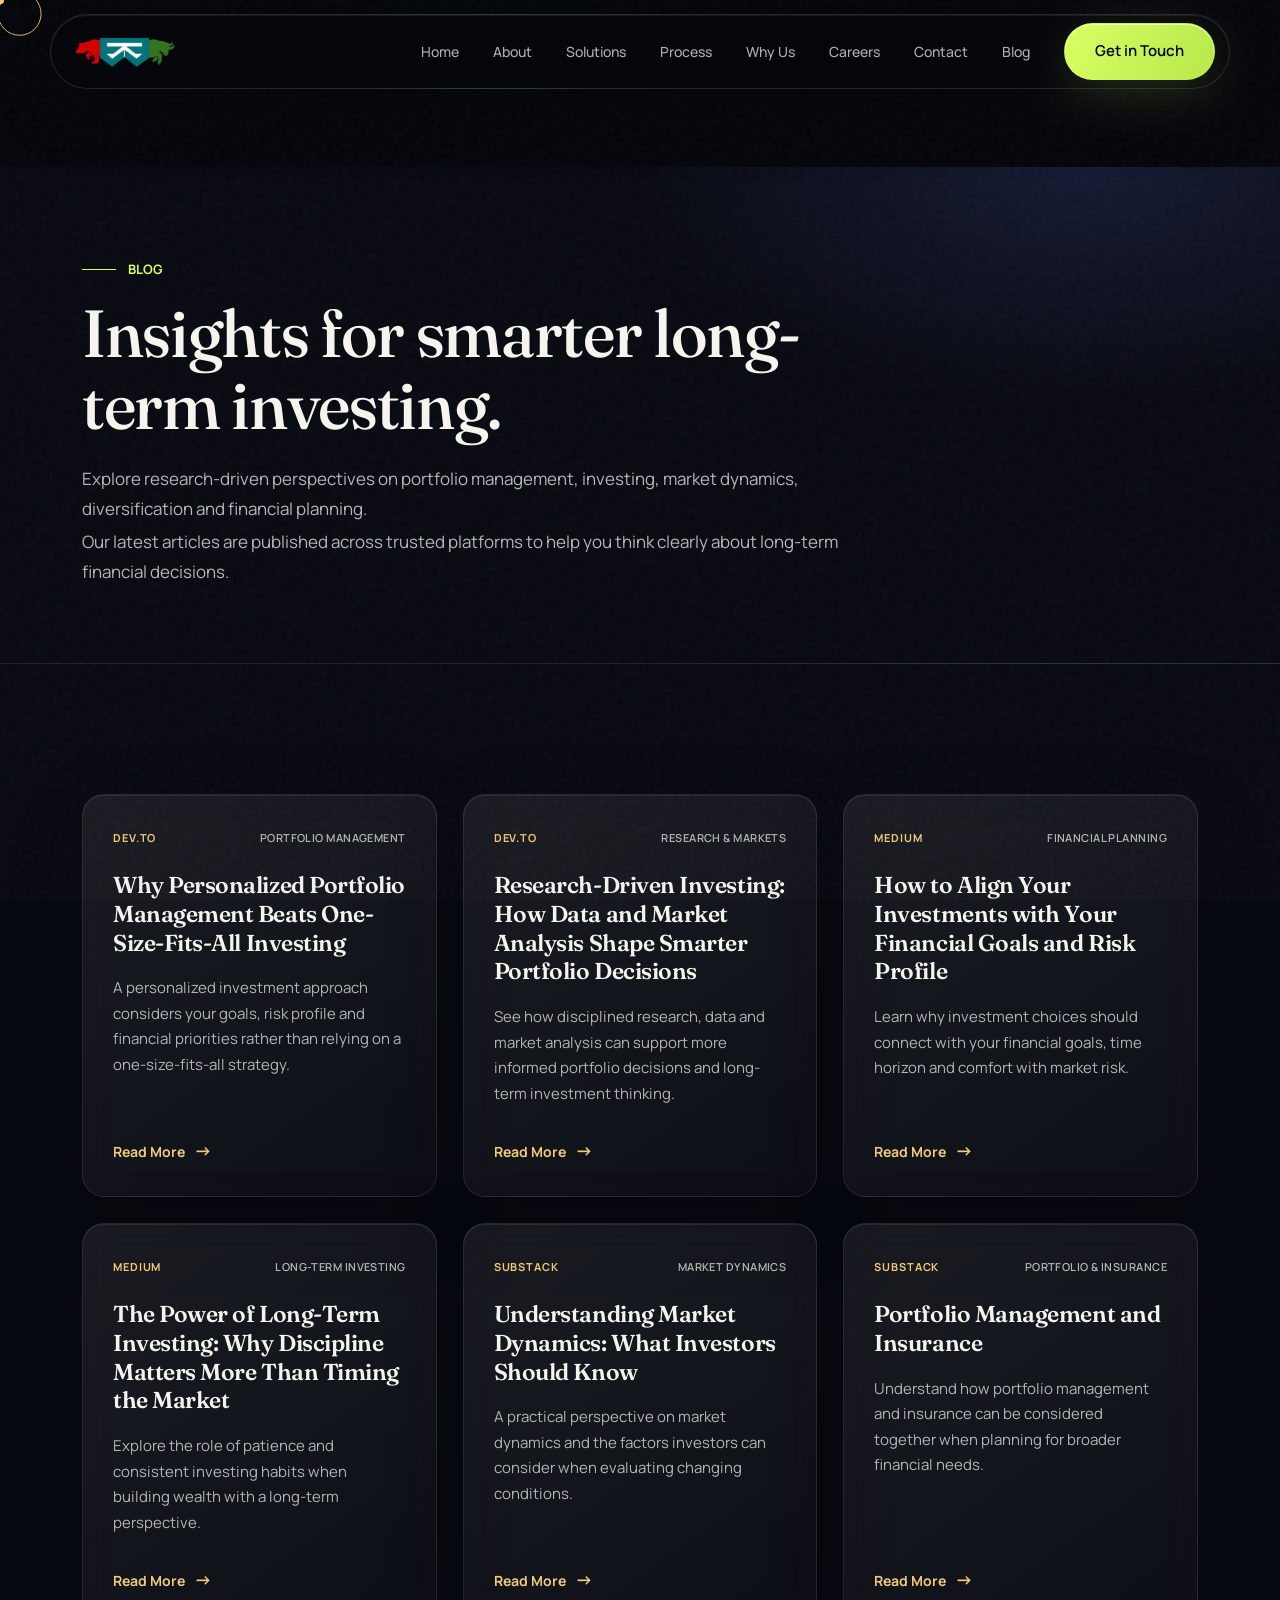
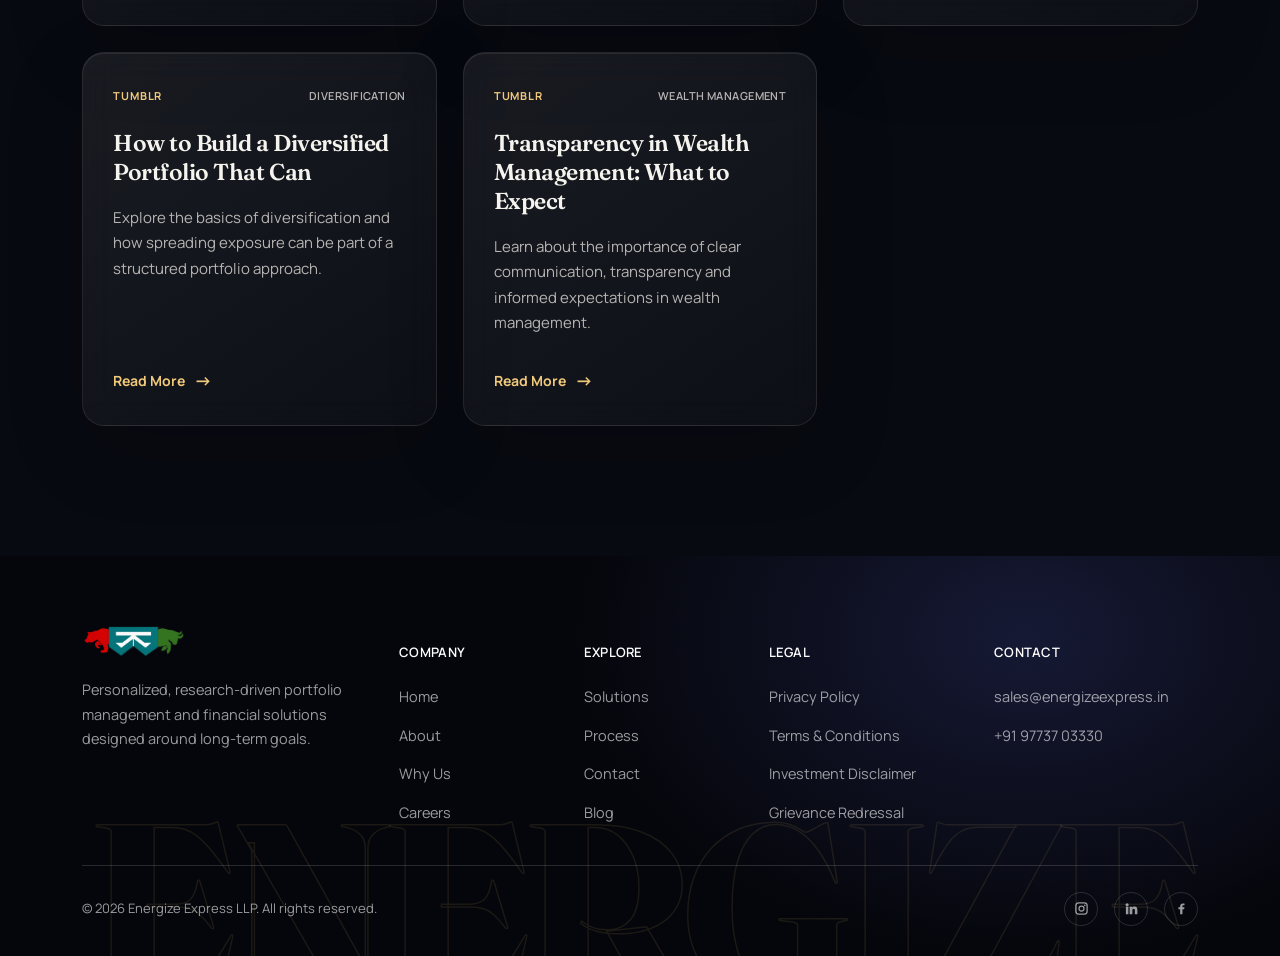
<file: blog.html>
<!doctype html>

<html lang="en">
  <head>
    <link rel="icon" type="image/jpeg" sizes="any" href="./energizeexpress.jpeg?v=20260928-2" />
    <link rel="shortcut icon" type="image/jpeg" href="./energizeexpress.jpeg?v=20260928-2" />
    <link rel="apple-touch-icon" href="./energizeexpress.jpeg?v=20260928-2" />
    <meta charset="utf-8" />
    <meta content="width=device-width, initial-scale=1.0" name="viewport" />
    <meta content="index, follow" name="robots" />
    <meta
      content="portfolio management, investment solutions, insurance services, financial solutions, Energize Express LLP"
      name="keywords"
    />
    <link href="https://energizeexpress.in/blog.html" rel="canonical" />
    <title>Blog | Energize Express LLP</title>
    <meta
      content="Read Energize Express LLP insights on portfolio management, investing, market dynamics, diversification, insurance and long-term financial planning."
      name="description"
    />
    <meta
      content="Energize Express LLP | Portfolio & Insurance"
      property="og:title"
    />
    <meta
      content="Energize Express LLP offers portfolio management, investment solutions, and insurance services focused on research-driven strategies and long-term goals."
      property="og:description"
    />
    <meta content="website" property="og:type" />
    <meta content="https://energizeexpress.in/blog.html" property="og:url" />
    <meta content="summary_large_image" name="twitter:card" />
    <meta
      content="Energize Express LLP | Portfolio & Insurance"
      name="twitter:title"
    />
    <meta
      content="Energize Express LLP offers portfolio management, investment solutions, and insurance services focused on research-driven strategies and long-term goals."
      name="twitter:description"
    />
    <link href="https://fonts.googleapis.com" rel="preconnect" />
    <link crossorigin="" href="https://fonts.gstatic.com" rel="preconnect" />
    <link
      href="https://fonts.googleapis.com/css2?family=Source+Serif+4:opsz,wght@8..60,400;8..60,500;8..60,600;8..60,700&amp;family=Inter:wght@400;500;600;700&amp;display=swap"
      rel="stylesheet"
    />
    <style>
      :root {
        --navy: #0a1e33;
        --navy-2: #0f2a45;
        --navy-3: #132f4c;
        --white: #ffffff;
        --panel: #f2f4f7;
        --ink: #1c2733;
        --muted: #5a6572;
        --gold: #96773f;
        --gold-light: #c9a862;
        --line: rgba(10, 30, 51, 0.13);
        --line-onDark: rgba(255, 255, 255, 0.16);
        --maxw: 1200px;
        --serif: "Source Serif 4", Georgia, serif;
        --sans: "Inter", -apple-system, sans-serif;
      }
      * {
        box-sizing: border-box;
      }
      html {
        scroll-behavior: smooth;
        scroll-padding-top: 92px;
      }
      @media (prefers-reduced-motion: reduce) {
        html {
          scroll-behavior: auto;
        }
        * {
          animation-duration: 0.001ms !important;
          animation-iteration-count: 1 !important;
          transition-duration: 0.001ms !important;
        }
        .btn-gold {
          transition:
            background-color 1.5s ease-in-out,
            color 1.5s ease-in-out,
            border-color 1.5s ease-in-out !important;
        }
      }
      body {
        margin: 0;
        font-family: var(--sans);
        color: var(--ink);
        background: var(--white);
        line-height: 1.65;
        -webkit-font-smoothing: antialiased;
      }
      h1,
      h2,
      h3,
      h4 {
        font-family: var(--serif);
        font-weight: 600;
        color: var(--navy);
        margin: 0;
        letter-spacing: -0.005em;
      }
      p {
        margin: 0;
      }
      a {
        color: inherit;
        text-decoration: none;
      }
      ul {
        margin: 0;
        padding: 0;
        list-style: none;
      }
      button {
        font-family: inherit;
        cursor: pointer;
      }
      img,
      svg {
        display: block;
        max-width: 100%;
      }
      section {
        position: relative;
      }
      .wrap {
        max-width: var(--maxw);
        margin: 0 auto;
        padding: 0 32px;
      }
      .rule-label {
        display: flex;
        align-items: center;
        gap: 12px;
        font-size: 13px;
        font-weight: 600;
        color: var(--gold);
        margin-bottom: 16px;
        letter-spacing: 0.01em;
      }
      .rule-label::before {
        content: "";
        width: 28px;
        height: 2px;
        background: var(--gold);
        display: block;
      }
      .rule-label.on-dark {
        color: var(--gold-light);
      }
      .btn {
        display: inline-flex;
        align-items: center;
        gap: 8px;
        padding: 15px 30px;
        border-radius: 1px;
        font-size: 15px;
        font-weight: 600;
        border: 1px solid transparent;
        transition:
          background 0.25s ease,
          color 0.25s ease,
          border-color 0.25s ease;
        white-space: nowrap;
      }
      .btn-primary {
        background: var(--navy);
        color: var(--white);
      }
      .btn-primary:hover {
        background: var(--gold);
      }
      .btn-gold {
        background-color: var(--gold);
        color: var(--white);
        transition:
          background-color 1.5s ease-in-out,
          color 1.5s ease-in-out,
          border-color 1.5s ease-in-out;
      }
      .btn-gold:hover {
        background-color: var(--navy);
      }
      .btn-ghost {
        background: transparent;
        color: var(--navy);
        border-color: var(--line);
      }
      .btn-ghost:hover {
        border-color: var(--navy);
      }
      .btn-ghost-dark {
        background: transparent;
        color: var(--white);
        border-color: var(--line-onDark);
      }
      .btn-ghost-dark:hover {
        border-color: var(--gold-light);
        color: var(--gold-light);
      }

      /* ---------- NAVBAR ---------- */
      header#top {
        position: fixed;
        top: 0;
        left: 0;
        right: 0;
        z-index: 100;
        background: var(--navy);
        border-bottom: 1px solid rgba(255, 255, 255, 0.08);
        transition:
          padding 0.3s ease,
          box-shadow 0.3s ease;
        padding: 22px 0;
      }
      header#top.scrolled {
        padding: 12px 0;
        box-shadow: 0 6px 24px rgba(10, 30, 51, 0.18);
      }
      .nav-inner {
        max-width: var(--maxw);
        margin: 0 auto;
        padding: 0 32px;
        display: flex;
        align-items: center;
        justify-content: space-between;
      }
      .brand-lockup {
        display: inline-flex;
        align-items: center;
        gap: 12px;
        min-width: 0;
      }
      .brand-mark{
  width:150px;
  height:58px;
  object-fit:contain;
  background:transparent;
  border-radius:0;
  flex-shrink:0;
}
      .logo {
        font-family: var(--serif);
        font-size: 21px;
        font-weight: 600;
        color: var(--white);
        letter-spacing: -0.01em;
      }
      .logo .dot {
        color: var(--gold-light);
      }
      nav.primary-nav {
        display: flex;
        align-items: center;
        gap: 34px;
        margin-left: 48px;
      }
      nav.primary-nav a {
        font-size: 14px;
        font-weight: 500;
        color: rgba(255, 255, 255, 0.82);
        position: relative;
        padding: 4px 0;
      }
      nav.primary-nav a::after {
        content: "";
        position: absolute;
        left: 0;
        right: 0;
        bottom: -3px;
        height: 1px;
        background: var(--gold-light);
        transform: scaleX(0);
        transform-origin: left;
        transition: transform 0.25s ease;
      }
      nav.primary-nav a:hover {
        color: var(--white);
      }
      nav.primary-nav a:hover::after {
        transform: scaleX(1);
      }
      .nav-actions {
        display: flex;
        align-items: center;
        gap: 18px;
      }
      .hamburger {
        display: none;
        flex-direction: column;
        gap: 5px;
        background: none;
        border: none;
        padding: 8px;
      }
      .hamburger span {
        width: 22px;
        height: 2px;
        background: var(--white);
        display: block;
      }
      .mobile-nav {
        display: none;
        position: fixed;
        inset: 0;
        background: var(--navy);
        z-index: 99;
        padding: 110px 32px 40px;
        flex-direction: column;
        gap: 0;
      }
      .mobile-nav.open {
        display: flex;
      }
      .mobile-nav a {
        font-family: var(--serif);
        font-size: 24px;
        color: var(--white);
        padding: 15px 0;
        border-bottom: 1px solid var(--line-onDark);
      }
      .mobile-nav .btn {
        margin-top: 26px;
        align-self: flex-start;
      }

      /* ---------- LEGAL NAV ---------- */
      .legal-nav {
        position: relative;
        display: flex;
        align-items: center;
        height: 100%;
      }
      .legal-toggle {
        display: inline-flex;
        align-items: center;
        justify-content: center;
        gap: 6px;
        height: 100%;
        line-height: 1;
        padding: 4px 0 !important;
        vertical-align: middle;
      }
      .legal-toggle .chev {
        display: inline-flex;
        align-items: center;
        justify-content: center;
        width: 10px;
        height: 10px;
        font-size: 0;
        line-height: 1;
        position: relative;
        top: 0;
        transform: none !important;
      }
      .legal-toggle .chev::before {
        content: "";
        display: block;
        width: 5px;
        height: 5px;
        border-right: 1.5px solid currentColor;
        border-bottom: 1.5px solid currentColor;
        transform: rotate(45deg);
        margin-top: -3px;
        transition: transform 0.2s ease;
      }
      .legal-nav:hover .legal-toggle .chev::before,
      .legal-nav:focus-within .legal-toggle .chev::before {
        transform: rotate(225deg);
        margin-top: 3px;
      }
      .legal-menu {
        position: absolute;
        top: calc(100% + 8px);
        left: 50%;
        right: auto;
        min-width: 220px;
        background: var(--white);
        border: 1px solid var(--line);
        box-shadow: 0 12px 30px rgba(10, 30, 51, 0.14);
        padding: 8px 0;
        opacity: 0;
        visibility: hidden;
        transform: translateX(-50%) translateY(-4px);
        transition:
          opacity 0.2s ease,
          transform 0.2s ease,
          visibility 0.2s ease;
      }
      .legal-nav:hover .legal-menu,
      .legal-nav:focus-within .legal-menu {
        opacity: 1;
        visibility: visible;
        transform: translateX(-50%) translateY(0);
      }
      .legal-menu a {
        display: block !important;
        color: var(--navy) !important;
        padding: 10px 18px !important;
        font-size: 13px !important;
      }
      .legal-menu a:hover {
        background: var(--panel);
        color: var(--gold) !important;
      }

      @media (max-width: 900px) {
        nav.primary-nav {
          display: none;
        }
        .nav-actions .btn {
          display: none;
        }
        .hamburger {
          display: flex;
        }
      }

      @media (min-width: 901px) {
        nav.primary-nav { gap: 30px; }
        .nav-actions { transform: translateX(10px); }
      }

      /* ---------- BLOG ---------- */
      .blog-page { padding-top: 92px; }
      .blog-hero { background: var(--panel); padding: 92px 0 76px; border-bottom: 1px solid var(--line); }
      .blog-hero .rule-label { margin-bottom: 18px; }
      .blog-hero h1 {
        font-family: var(--serif);
        font-size: clamp(44px, 5.2vw, 72px);
        line-height: 1.08;
        font-weight: 500;
        color: var(--navy);
        max-width: 850px;
        margin: 0 0 22px;
        letter-spacing: -0.02em;
      }
      .blog-hero p { max-width: 820px; margin: 0; color: var(--muted); font-size: 17px; line-height: 1.75; }
      .blog-hero p + p { margin-top: 4px; }
      .blog-list { padding-top: 82px; padding-bottom: 100px; }
      .blog-grid { display: grid; grid-template-columns: repeat(4, minmax(0, 1fr)); gap: 24px; }
      .blog-card {
        background: var(--white);
        border: 1px solid var(--line);
        padding: 28px 26px 26px;
        min-height: 390px;
        display: flex;
        flex-direction: column;
        transition: transform .25s ease, box-shadow .25s ease, border-color .25s ease;
      }
      .blog-card:hover { transform: translateY(-5px); box-shadow: 0 16px 36px rgba(10,30,51,.10); border-color: rgba(150,119,63,.45); }
      .blog-card-top { display: flex; justify-content: space-between; gap: 12px; align-items: flex-start; margin-bottom: 24px; color: var(--gold); font-size: 11px; font-weight: 700; letter-spacing: .08em; text-transform: uppercase; }
      .blog-card-top span:last-child { text-align: right; color: var(--muted); font-weight: 600; letter-spacing: .04em; }
      .blog-card h2 { font-family: var(--serif); font-size: 25px; line-height: 1.25; font-weight: 600; color: var(--navy); margin: 0 0 18px; }
      .blog-card p { font-size: 14.5px; line-height: 1.7; color: var(--muted); margin: 0; }
      .read-more { margin-top: auto; padding-top: 28px; color: var(--gold); font-size: 14px; font-weight: 700; display: inline-flex; align-items: center; gap: 9px; width: max-content; }
      .read-more span { font-size: 18px; transition: transform .2s ease; }
      .read-more:hover span { transform: translateX(4px); }
      @media (max-width: 1100px) { .blog-grid { grid-template-columns: repeat(2, minmax(0, 1fr)); } }
      @media (max-width: 700px) {
        .blog-page { padding-top: 72px; }
        .blog-hero { padding: 70px 0 58px; }
        .blog-hero h1 { font-size: 44px; }
        .blog-hero p { font-size: 16px; }
        .blog-list { padding-top: 58px; padding-bottom: 72px; }
        .blog-grid { grid-template-columns: 1fr; gap: 18px; }
        .blog-card { min-height: 0; padding: 25px 22px 23px; }
        .blog-card h2 { font-size: 24px; }
      }

      /* ---------- HERO ---------- */
      #home {
        padding: 170px 0 0;
        background: var(--navy) url("hero.png") center center / cover no-repeat;
        color: var(--white);
        overflow: hidden;
        position: relative;
        isolation: isolate;
      }
      #home::before {
        content: "";
        position: absolute;
        inset: 0;
        background: linear-gradient(
          90deg,
          rgba(10, 30, 51, 0.18) 0%,
          rgba(10, 30, 51, 0.05) 62%,
          rgba(10, 30, 51, 0.18) 100%
        );
        z-index: -1;
        pointer-events: none;
      }
      .hero-inner {
        max-width: var(--maxw);
        padding-bottom: 90px;
      }
      .hero-credibility {
        font-size: 13.5px;
        letter-spacing: 0.02em;
        color: rgba(255, 255, 255, 0.55);
        margin-bottom: 26px;
      }
      .hero-credibility span {
        margin: 0 10px;
        color: rgba(255, 255, 255, 0.25);
      }
      #home h1 {
        color: var(--white);
        font-size: clamp(34px, 4.6vw, 54px);
        line-height: 1.18;
        font-weight: 600;
        max-width: 800px;
      }
      .hero-sub {
        margin-top: 24px;
        font-size: 18px;
        color: rgba(255, 255, 255, 0.75);
        max-width: 600px;
        line-height: 1.7;
      }
      .hero-ctas {
        margin-top: 38px;
        display: flex;
        gap: 16px;
        flex-wrap: wrap;
      }
      .hero-strip {
        border-top: 1px solid var(--line-onDark);
        background: rgba(10, 30, 51, 0.78);
      }
      .hero-strip .wrap {
        display: grid;
        grid-template-columns: repeat(3, 1fr);
      }
      .hero-strip-item {
        min-height: 156px;
        padding: 0 28px;
        box-sizing: border-box;
        border-right: 1px solid var(--line-onDark);
        display: flex;
        flex-direction: column;
        justify-content: center;
        align-items: flex-start;
      }
      .hero-strip .wrap > div:last-child {
        border-right: none;
      }
      .hero-strip-item .k {
        font-family: var(--serif);
        font-size: 20px;
        color: #e0bd73;
        font-weight: 600;
        text-shadow: 0 1px 2px rgba(0, 0, 0, 0.35);
      }
      .hero-strip-item .v {
        font-size: 13.5px;
        color: rgba(255, 255, 255, 0.82);
        margin-top: 4px;
        text-shadow: 0 1px 2px rgba(0, 0, 0, 0.35);
      }
      @media (max-width: 900px) {
        #home {
          padding: 112px 0 0;
          background-position: center center;
        }
        .hero-inner {
          padding-bottom: 52px;
        }
        .hero-credibility {
          font-size: 11.5px;
          line-height: 1.45;
          margin-bottom: 18px;
        }
        .hero-credibility span {
          margin: 0 5px;
        }
        #home h1 {
          font-size: clamp(31px, 8vw, 38px);
          line-height: 1.12;
        }
        .hero-sub {
          margin-top: 16px;
          font-size: 16px;
          line-height: 1.55;
        }
        .hero-ctas {
          margin-top: 26px;
          gap: 10px;
        }
        .hero-ctas .btn {
          padding: 12px 14px;
          font-size: 13px;
        }
        .hero-strip .wrap {
          grid-template-columns: repeat(3, 1fr);
        }
        .hero-strip-item {
          min-height: 96px;
          padding: 18px 8px;
          box-sizing: border-box;
          border-right: 1px solid var(--line-onDark);
          justify-content: center;
        }
        .hero-strip .wrap > div:last-child {
          border-right: none;
        }
        .hero-strip-item .k {
          font-size: 16px;
          line-height: 1.25;
        }
        .hero-strip-item .v {
          font-size: 11px;
          line-height: 1.35;
        }
      }

      /* ---------- SECTION LABELS ---------- */
      .section-head {
        max-width: 700px;
        margin-bottom: 52px;
      }
      .section-head h2 {
        font-size: clamp(28px, 3.1vw, 38px);
        font-weight: 600;
        line-height: 1.22;
      }
      .section-head p {
        margin-top: 16px;
        font-size: 16.5px;
        color: var(--muted);
        max-width: 600px;
      }
      .section-pad {
        padding: 100px 0;
      }
      @media (max-width: 700px) {
        .section-pad {
          padding: 68px 0;
        }
      }

      /* ---------- ABOUT ---------- */
      #about {
        background: var(--white);
      }
      .about-lede {
        font-size: 19px;
        color: var(--navy);
        font-family: var(--serif);
        line-height: 1.6;
        margin-bottom: 30px;
        max-width: 820px;
      }
      .about-columns {
        display: grid;
        grid-template-columns: 1fr 1fr;
        gap: 48px;
        margin-bottom: 44px;
      }
      .about-columns p {
        color: #414d5a;
        font-size: 15.5px;
        margin-bottom: 16px;
      }
      .founders-panel {
        background: var(--panel);
        border-left: 3px solid var(--gold);
        padding: 30px 34px;
        margin-bottom: 56px;
        display: flex;
        flex-wrap: wrap;
        gap: 30px 50px;
        align-items: center;
      }
      .founders-panel .fp-label {
        font-size: 13px;
        font-weight: 600;
        color: var(--navy);
        flex: 0 0 100%;
      }
      .founders-panel ul {
        display: flex;
        flex-wrap: wrap;
        gap: 10px 40px;
      }
      .founders-panel li {
        font-family: var(--serif);
        font-size: 16px;
        color: var(--navy);
      }
      .founders-panel li span {
        display: block;
        font-family: var(--sans);
        font-size: 12.5px;
        color: var(--muted);
        margin-top: 2px;
        font-weight: 500;
      }

      .philosophy-grid {
        display: grid;
        grid-template-columns: repeat(3, 1fr);
        gap: 1px;
        background: var(--line);
        border: 1px solid var(--line);
      }
      .philosophy-card {
        background: var(--white);
        padding: 32px 28px;
      }
      .philosophy-card .num {
        font-family: var(--serif);
        font-size: 14px;
        color: var(--gold);
        font-weight: 600;
        margin-bottom: 14px;
      }
      .philosophy-card h4 {
        font-size: 16.5px;
        font-weight: 600;
        margin-bottom: 10px;
      }
      .philosophy-card p {
        font-size: 14.5px;
        color: var(--muted);
        line-height: 1.65;
      }
      @media (max-width: 900px) {
        .about-columns {
          grid-template-columns: 1fr;
        }
        .philosophy-grid {
          grid-template-columns: 1fr;
        }
      }

      /* ---------- PULL QUOTE ---------- */
      #pull-quote {
        background: var(--panel);
        padding: 80px 0;
        text-align: center;
        border-top: 1px solid var(--line);
        border-bottom: 1px solid var(--line);
      }
      #pull-quote blockquote {
        max-width: 760px;
        margin: 0 auto;
        font-family: var(--serif);
        font-size: clamp(22px, 2.6vw, 30px);
        color: var(--navy);
        line-height: 1.5;
        font-weight: 500;
      }
      #pull-quote .mark {
        color: var(--gold);
        font-size: 40px;
        line-height: 0;
        display: block;
        margin-bottom: 10px;
        font-family: var(--serif);
      }

      /* ---------- MISSION / VISION ---------- */
      #mission-vision {
        background: var(--navy);
        color: var(--white);
      }
      .mv-grid {
        display: grid;
        grid-template-columns: 1fr 1fr;
        gap: 1px;
        background: var(--line-onDark);
        border: 1px solid var(--line-onDark);
      }
      .mv-card {
        background: var(--navy-3);
        padding: 46px 42px;
      }
      .mv-card .mv-icon {
        width: 30px;
        height: 30px;
        color: var(--gold-light);
        margin-bottom: 20px;
      }
      .mv-card h3 {
        color: var(--white);
        font-size: 22px;
        font-weight: 600;
        margin-bottom: 16px;
      }
      .mv-card p {
        color: rgba(255, 255, 255, 0.75);
        font-size: 15.5px;
        line-height: 1.75;
      }
      @media (max-width: 800px) {
        .mv-grid {
          grid-template-columns: 1fr;
        }
      }

      /* ---------- SOLUTIONS ---------- */
      #solutions {
        background: var(--white);
      }
      .solutions-group {
        margin-bottom: 52px;
      }
      .solutions-group:last-child {
        margin-bottom: 0;
      }
      .group-title {
        display: flex;
        align-items: baseline;
        gap: 14px;
        margin-bottom: 26px;
        padding-bottom: 14px;
        border-bottom: 2px solid var(--navy);
      }
      .group-title h3 {
        font-size: 19px;
        font-weight: 600;
        color: var(--navy);
      }
      .group-title span {
        font-size: 13px;
        color: var(--muted);
      }
      .card-grid {
        display: grid;
        grid-template-columns: repeat(4, 1fr);
        gap: 1px;
        background: var(--line);
        border: 1px solid var(--line);
      }
      .card-grid.three {
        grid-template-columns: repeat(3, 1fr);
      }
      .solution-card {
        background: var(--white);
        padding: 28px 26px;
        transition: background 0.2s ease;
      }
      .solution-card:hover {
        background: var(--panel);
      }
      .solution-card .icon {
        width: 30px;
        height: 30px;
        margin-bottom: 18px;
        color: var(--gold);
      }
      .solution-card h4 {
        font-size: 16px;
        font-weight: 600;
        color: var(--navy);
        margin-bottom: 10px;
      }
      .solution-card p {
        font-size: 14px;
        color: var(--muted);
        line-height: 1.6;
      }
      @media (max-width: 980px) {
        .card-grid {
          grid-template-columns: repeat(2, 1fr);
        }
      }
      @media (max-width: 560px) {
        .card-grid,
        .card-grid.three {
          grid-template-columns: 1fr;
        }
      }

      /* ---------- PROCESS ---------- */
      #process {
        background: var(--panel);
      }
      .timeline {
        display: grid;
        grid-template-columns: repeat(5, 1fr);
        gap: 24px;
      }
      .tl-step {
        padding-top: 22px;
        border-top: 2px solid var(--navy);
        position: relative;
      }
      .tl-step .tl-num {
        font-family: var(--serif);
        font-size: 15px;
        color: var(--gold);
        font-weight: 700;
        margin-bottom: 12px;
        display: block;
      }
      .tl-step h4 {
        font-size: 15.5px;
        font-weight: 600;
        color: var(--navy);
        margin-bottom: 10px;
      }
      .tl-step p {
        font-size: 13.5px;
        color: var(--muted);
        line-height: 1.6;
      }
      @media (max-width: 980px) {
        .timeline {
          grid-template-columns: 1fr;
          gap: 0;
        }
        .tl-step {
          border-top: none;
          border-left: 2px solid var(--navy);
          padding: 0 0 32px 24px;
          margin-left: 6px;
        }
        .tl-step:last-child {
          padding-bottom: 0;
        }
      }

      /* ---------- WHY US ---------- */
      #why-us {
        background: var(--white);
      }
      .why-grid {
        display: grid;
        grid-template-columns: repeat(6, 1fr);
        grid-auto-rows: minmax(230px, auto);
        gap: 1px;
        background: var(--white);
        border: 1px solid var(--line);
      }
      .why-card {
        grid-column: span 2;
        background: var(--white);
        padding: 34px 28px;
      }
      .why-card:nth-child(4) {
        grid-column: 1 / span 3;
      }
      .why-card:nth-child(5) {
        grid-column: 4 / span 3;
      }
      .why-card .icon {
        width: 28px;
        height: 28px;
        color: var(--gold);
        margin-bottom: 20px;
      }
      .why-card h4 {
        font-size: 16.5px;
        font-weight: 600;
        color: var(--navy);
        margin-bottom: 10px;
      }
      .why-card p {
        font-size: 14px;
        color: var(--muted);
        line-height: 1.6;
      }
      @media (max-width: 900px) {
        .why-grid {
          grid-template-columns: repeat(2, 1fr);
        }
        .why-card {
          grid-column: auto;
        }
      }
      @media (max-width: 560px) {
        .why-grid {
          grid-template-columns: 1fr;
        }
        .why-card {
          grid-column: auto;
        }
      }

      /* ---------- CAREERS ---------- */
      #careers {
        background: var(--navy);
        color: var(--white);
      }
      #careers .section-head p {
        color: rgba(255, 255, 255, 0.68);
      }
      #careers .section-head h2 {
        color: var(--white);
      }
      .careers-perks {
        display: grid;
        grid-template-columns: repeat(4, 1fr);
        gap: 1px;
        background: var(--line-onDark);
        border: 1px solid var(--line-onDark);
        margin-bottom: 56px;
      }
      .perk-card {
        background: var(--navy-2);
        padding: 28px 24px;
      }
      .perk-card .icon {
        width: 26px;
        height: 26px;
        color: var(--gold-light);
        margin-bottom: 16px;
      }
      .perk-card h4 {
        color: var(--white);
        font-size: 15px;
        font-weight: 600;
        margin-bottom: 8px;
      }
      .perk-card p {
        color: rgba(255, 255, 255, 0.62);
        font-size: 13.5px;
        line-height: 1.55;
      }
      .careers-subhead {
        font-size: 15px;
        font-weight: 600;
        color: var(--gold-light);
        margin-bottom: 18px;
      }
      .job-list {
        border-top: 1px solid var(--line-onDark);
      }
      .job-item {
        border-bottom: 1px solid var(--line-onDark);
      }
      .job-trigger {
        width: 100%;
        background: none;
        border: none;
        color: var(--white);
        display: flex;
        align-items: center;
        justify-content: space-between;
        gap: 24px;
        padding: 24px 4px;
        text-align: left;
      }
      .job-trigger .job-meta {
        display: flex;
        flex-direction: column;
        gap: 4px;
      }
      .job-trigger .job-title {
        font-family: var(--serif);
        font-size: 19px;
        font-weight: 600;
      }
      .job-trigger .job-sub {
        font-size: 13.5px;
        color: rgba(255, 255, 255, 0.5);
      }
      .job-trigger .chevron {
        width: 18px;
        height: 18px;
        flex-shrink: 0;
        transition: transform 0.3s ease;
        color: rgba(255, 255, 255, 0.55);
      }
      .job-item.open .chevron {
        transform: rotate(45deg);
      }
      .job-panel {
        max-height: 0;
        overflow: hidden;
        transition: max-height 0.4s ease;
      }
      .job-panel-inner {
        padding: 0 4px 32px;
        display: grid;
        grid-template-columns: 1fr 1fr;
        gap: 32px;
      }
      .job-panel h5 {
        font-size: 13px;
        letter-spacing: 0.02em;
        color: var(--gold-light);
        font-weight: 600;
        margin-bottom: 12px;
      }
      .job-panel p,
      .job-panel li {
        font-size: 14.5px;
        color: rgba(255, 255, 255, 0.72);
        line-height: 1.65;
      }
      .job-panel li {
        position: relative;
        padding-left: 16px;
        margin-bottom: 8px;
      }
      .job-panel li::before {
        content: "";
        position: absolute;
        left: 0;
        top: 9px;
        width: 6px;
        height: 1px;
        background: rgba(255, 255, 255, 0.4);
      }
      .job-panel .overview {
        grid-column: 1/-1;
        margin-bottom: 6px;
      }
      .job-apply {
        grid-column: 1/-1;
        margin-top: 6px;
      }
      .careers-cta {
        text-align: center;
        margin-top: 48px;
        font-family: var(--serif);
        font-size: 17px;
        color: rgba(255, 255, 255, 0.85);
      }
      @media (max-width: 900px) {
        .careers-perks {
          grid-template-columns: repeat(2, 1fr);
        }
      }
      @media (max-width: 700px) {
        .job-panel-inner {
          grid-template-columns: 1fr;
        }
        .job-trigger .job-title {
          font-size: 17px;
        }
        .careers-perks {
          grid-template-columns: 1fr;
        }
      }

      /* ---------- CONTACT ---------- */
      #contact {
        background: var(--panel);
        padding: 110px 0;
        text-align: center;
      }
      #contact h2 {
        font-size: clamp(28px, 3.6vw, 42px);
        font-weight: 600;
        max-width: 680px;
        margin: 0 auto;
        line-height: 1.25;
      }
      #contact .sub {
        max-width: 520px;
        margin: 20px auto 0;
        color: var(--muted);
        font-size: 16px;
      }
      #contact .btn {
        margin-top: 36px;
      }
      .contact-details {
        margin-top: 56px;
        display: grid;
        grid-template-columns: repeat(2, 1fr);
        gap: 1px;
        background: var(--line);
        border: 1px solid var(--line);
        text-align: left;
      }
      .contact-detail {
        background: var(--white);
        padding: 26px 28px;
      }
      .contact-detail .label {
        font-size: 12.5px;
        font-weight: 600;
        color: var(--gold);
        display: block;
        margin-bottom: 8px;
      }
      .contact-detail .value {
        font-size: 15px;
        color: var(--navy);
        font-style: normal;
      }
      .contact-detail a:hover {
        color: var(--gold);
      }
      @media (max-width: 700px) {
        .contact-details {
          grid-template-columns: 1fr;
        }
      }

      /* ---------- FOOTER ---------- */
      footer {
        background: var(--navy);
        color: rgba(255, 255, 255, 0.6);
        padding: 64px 0 30px;
      }
      .footer-grid {
        display: grid;
        grid-template-columns: 1.35fr 0.7fr 0.7fr 0.9fr 1fr;
        gap: 42px;
        padding-bottom: 40px;
        border-bottom: 1px solid var(--line-onDark);
      }
      .footer-brand .brand-lockup {
        align-items: flex-start;
        flex-direction: column;
        gap: 14px;
        margin-bottom: 18px;
      }
      .footer-brand .brand-mark{
  width:150px;
  height:58px;
  object-fit:contain;
  background:transparent;
  border-radius:0;
}
      .footer-brand .logo {
        color: var(--white);
      }
      .footer-brand p {
        font-size: 14.5px;
        line-height: 1.7;
        max-width: 320px;
      }
      .footer-col h5 {
        font-size: 13px;
        letter-spacing: 0.02em;
        color: var(--white);
        font-weight: 600;
        margin-bottom: 20px;
        text-transform: uppercase;
      }
      .footer-col ul {
        display: flex;
        flex-direction: column;
        gap: 12px;
      }
      .footer-col ul li {
        margin: 0;
      }
      .footer-col a,
      .footer-col span {
        font-size: 14.5px;
        color: rgba(255, 255, 255, 0.6);
      }
      .footer-col a:hover {
        color: var(--white);
      }
      .footer-bottom {
        padding-top: 26px;
        display: flex;
        justify-content: space-between;
        align-items: center;
        flex-wrap: wrap;
        gap: 14px;
        font-size: 13px;
      }
      .social-links {
        display: flex;
        gap: 16px;
      }
      .social-links a {
        width: 34px;
        height: 34px;
        border: 1px solid var(--line-onDark);
        border-radius: 50%;
        display: flex;
        align-items: center;
        justify-content: center;
      }
      .social-links svg {
        width: 15px;
        height: 15px;
        color: rgba(255, 255, 255, 0.6);
      }
      @media (max-width: 1100px) {
        .footer-grid {
          grid-template-columns: 1.25fr 1fr 1fr;
          gap: 34px;
        }
        .footer-brand {
          grid-row: span 2;
        }
      }
      @media (max-width: 800px) {
        .footer-grid {
          grid-template-columns: 1fr 1fr;
          gap: 38px 28px;
        }
        .footer-brand {
          grid-column: 1/-1;
          grid-row: auto;
        }
      }
      @media (max-width: 520px) {
        .footer-grid {
          grid-template-columns: 1fr;
        }
      }

      .reveal {
        opacity: 0;
        transform: translateY(16px);
        transition:
          opacity 0.6s ease,
          transform 0.6s ease;
      }
      .reveal.in {
        opacity: 1;
        transform: translateY(0);
      }
      :focus-visible {
        outline: 2px solid var(--gold);
        outline-offset: 3px;
      }
    </style>
    <script type="application/ld+json">
      {
        "@context": "https://schema.org",
        "@type": "FinancialService",
        "name": "Energize Express LLP",
        "url": "https://energizeexpress.in/",
        "email": "sales@energizeexpress.in",
        "telephone": "+91 97737 03330",
        "description": "Energize Express LLP offers portfolio management, investment solutions, and insurance services focused on research-driven strategies and long-term goals."
      }
    </script>
<link rel="stylesheet" href="assets/theme.css" />
<link rel="stylesheet" href="assets/subpages.css" />
</head>
  <body>
    <header id="top">
      <div class="nav-inner">
        <a aria-label="Energize Express home" class="brand-lockup" href="index.html#home">
          <img alt="Energize Express logo" class="brand-mark" src="e1.png" />
          <span class="logo">Energize<span class="dot"></span> Express</span>
        </a>
        <nav aria-label="Primary" class="primary-nav">
          <a href="index.html#home">Home</a>
          <a href="index.html#about">About</a>
          <a href="index.html#solutions">Solutions</a>
          <a href="index.html#process">Process</a>
          <a href="index.html#why-us">Why Us</a>
          <a href="index.html#careers">Careers</a>
          <a href="index.html#contact">Contact</a>
          <a href="blog.html">Blog</a>
        </nav>
        <div class="nav-actions">
          <a class="btn btn-gold" href="index.html#contact">Get in Touch</a>
          <button
            aria-controls="mobileNav"
            aria-expanded="false"
            aria-label="Open menu"
            class="hamburger"
            id="hamburgerBtn"
          >
            <span></span><span></span><span></span>
          </button>
        </div>
      </div>
    </header>
    <nav aria-label="Mobile" class="mobile-nav" id="mobileNav">
      <a href="index.html#home">Home</a>
      <a href="index.html#about">About</a>
      <a href="index.html#solutions">Solutions</a>
      <a href="index.html#process">Process</a>
      <a href="index.html#why-us">Why Us</a>
      <a href="index.html#careers">Careers</a>
      <a href="index.html#contact">Contact</a>
      <a href="blog.html">Blog</a>
      <a class="btn btn-gold" href="index.html#contact">Get in Touch</a>
    </nav>
    <main class="blog-page">
      <section class="blog-hero">
        <div class="wrap">
          <div class="rule-label">BLOG</div>
          <h1>Insights for smarter long-term investing.</h1>
          <p>Explore research-driven perspectives on portfolio management, investing, market dynamics, diversification and financial planning.</p>
          <p>Our latest articles are published across trusted platforms to help you think clearly about long-term financial decisions.</p>
        </div>
      </section>

      <section class="blog-list section-pad">
        <div class="wrap">
          <div class="blog-grid">
            <article class="blog-card">
              <div class="blog-card-top"><span>Dev.to</span><span>Portfolio Management</span></div>
              <h2>Why Personalized Portfolio Management Beats One-Size-Fits-All Investing</h2>
              <p>A personalized investment approach considers your goals, risk profile and financial priorities rather than relying on a one-size-fits-all strategy.</p>
              <a class="read-more" href="https://dev.to/energize09/why-personalized-portfolio-management-beats-one-size-fits-all-investing-19fl" target="_blank" rel="noopener noreferrer">Read More <span>→</span></a>
            </article>
            <article class="blog-card">
              <div class="blog-card-top"><span>Dev.to</span><span>Research &amp; Markets</span></div>
              <h2>Research-Driven Investing: How Data and Market Analysis Shape Smarter Portfolio Decisions</h2>
              <p>See how disciplined research, data and market analysis can support more informed portfolio decisions and long-term investment thinking.</p>
              <a class="read-more" href="https://dev.to/energize09/research-driven-investing-how-data-and-market-analysis-shape-smarter-portfolio-decisions-2lni" target="_blank" rel="noopener noreferrer">Read More <span>→</span></a>
            </article>
            <article class="blog-card">
              <div class="blog-card-top"><span>Medium</span><span>Financial Planning</span></div>
              <h2>How to Align Your Investments with Your Financial Goals and Risk Profile</h2>
              <p>Learn why investment choices should connect with your financial goals, time horizon and comfort with market risk.</p>
              <a class="read-more" href="https://medium.com/@blogs_37335/how-to-align-your-investments-with-your-financial-goals-and-risk-profile-360ccfbadb3c" target="_blank" rel="noopener noreferrer">Read More <span>→</span></a>
            </article>
            <article class="blog-card">
              <div class="blog-card-top"><span>Medium</span><span>Long-Term Investing</span></div>
              <h2>The Power of Long-Term Investing: Why Discipline Matters More Than Timing the Market</h2>
              <p>Explore the role of patience and consistent investing habits when building wealth with a long-term perspective.</p>
              <a class="read-more" href="https://medium.com/@blogs_37335/the-power-of-long-term-investing-why-discipline-matters-more-than-timing-the-market-f1c43cefaf9a" target="_blank" rel="noopener noreferrer">Read More <span>→</span></a>
            </article>
            <article class="blog-card">
              <div class="blog-card-top"><span>Substack</span><span>Market Dynamics</span></div>
              <h2>Understanding Market Dynamics: What Investors Should Know</h2>
              <p>A practical perspective on market dynamics and the factors investors can consider when evaluating changing conditions.</p>
              <a class="read-more" href="https://energizeexpress.substack.com/p/understanding-market-dynamics-what?r=95zkv0&amp;utm_campaign=post&amp;utm_medium=web&amp;showWelcomeOnShare=true" target="_blank" rel="noopener noreferrer">Read More <span>→</span></a>
            </article>
            <article class="blog-card">
              <div class="blog-card-top"><span>Substack</span><span>Portfolio &amp; Insurance</span></div>
              <h2>Portfolio Management and Insurance</h2>
              <p>Understand how portfolio management and insurance can be considered together when planning for broader financial needs.</p>
              <a class="read-more" href="https://energizeexpress.substack.com/p/portfolio-management-and-insurance?r=95zkv0&amp;utm_campaign=post&amp;utm_medium=web&amp;showWelcomeOnShare=true" target="_blank" rel="noopener noreferrer">Read More <span>→</span></a>
            </article>
            <article class="blog-card">
              <div class="blog-card-top"><span>Tumblr</span><span>Diversification</span></div>
              <h2>How to Build a Diversified Portfolio That Can</h2>
              <p>Explore the basics of diversification and how spreading exposure can be part of a structured portfolio approach.</p>
              <a class="read-more" href="https://www.tumblr.com/energize09/828992552171651072/how-to-build-a-diversified-portfolio-that-can?source=share" target="_blank" rel="noopener noreferrer">Read More <span>→</span></a>
            </article>
            <article class="blog-card">
              <div class="blog-card-top"><span>Tumblr</span><span>Wealth Management</span></div>
              <h2>Transparency in Wealth Management: What to Expect</h2>
              <p>Learn about the importance of clear communication, transparency and informed expectations in wealth management.</p>
              <a class="read-more" href="https://www.tumblr.com/energize09/828993480015642624/transparency-in-wealth-management-what-to-expect?source=share" target="_blank" rel="noopener noreferrer">Read More <span>→</span></a>
            </article>
          </div>
        </div>
      </section>
    </main>
    <footer>
      <div class="wrap">
        <div class="footer-grid">
          <div class="footer-brand">
            <div class="brand-lockup">
              <img
                alt="Energize Express logo"
                class="brand-mark"
                src="e1.png"
              />
              <span class="logo"
                >Energize<span class="dot"></span> Express LLP</span
              >
            </div>
            <p>
              Personalized, research-driven portfolio management and financial
              solutions designed around long-term goals.
            </p>
          </div>
          <div class="footer-col">
            <h5>Company</h5>
            <ul>
              <li><a href="index.html#home">Home</a></li>
              <li><a href="index.html#about">About</a></li>
              <li><a href="index.html#why-us">Why Us</a></li>
              <li><a href="index.html#careers">Careers</a></li>
            </ul>
          </div>
          <div class="footer-col">
            <h5>Explore</h5>
            <ul>
              <li><a href="index.html#solutions">Solutions</a></li>
              <li><a href="index.html#process">Process</a></li>
              <li><a href="index.html#contact">Contact</a></li>
              <li><a href="blog.html">Blog</a></li>
            </ul>
          </div>
          <div class="footer-col">
            <h5>Legal</h5>
            <ul>
              <li><a href="privacy-policy.html">Privacy Policy</a></li>
              <li>
                <a href="terms-and-conditions.html">Terms &amp; Conditions</a>
              </li>
              <li>
                <a href="investment-disclaimer.html">Investment Disclaimer</a>
              </li>
              <li>
                <a href="grievance-redressal.html">Grievance Redressal</a>
              </li>
            </ul>
          </div>
          <div class="footer-col">
            <h5>Contact</h5>
            <ul>
              <li>
                <a href="mailto:sales@energizeexpress.in"
                  >sales@energizeexpress.in</a
                >
              </li>
              <li><a href="tel:+919773703330">+91 97737 03330</a></li>
            </ul>
          </div>
        </div>
        <div class="footer-bottom">
          <span>© 2026 Energize Express LLP. All rights reserved.</span>
          <div aria-label="Social media links" class="social-links">
            <a
              aria-label="Instagram"
              href="https://www.instagram.com/energizeexpress_llp?stkn=MTJsb3B0enZnN3UwZg%3D%3D"
              target="_blank"
              rel="noopener noreferrer"
              ><svg fill="currentColor" viewbox="0 0 24 24">
                <path
                  d="M7.5 2h9A5.5 5.5 0 0 1 22 7.5v9a5.5 5.5 0 0 1-5.5 5.5h-9A5.5 5.5 0 0 1 2 16.5v-9A5.5 5.5 0 0 1 7.5 2zm0 2A3.5 3.5 0 0 0 4 7.5v9A3.5 3.5 0 0 0 7.5 20h9a3.5 3.5 0 0 0 3.5-3.5v-9A3.5 3.5 0 0 0 16.5 4h-9zM12 7a5 5 0 1 1 0 10 5 5 0 0 1 0-10zm0 2a3 3 0 1 0 0 6 3 3 0 0 0 0-6zm5.25-3.25a1.25 1.25 0 1 1 0 2.5 1.25 1.25 0 0 1 0-2.5z"
                ></path></svg
            ></a>
            <a
              aria-label="LinkedIn"
              href="https://www.linkedin.com/company/energize-express-llp/"
              target="_blank"
              rel="noopener noreferrer"
              ><svg fill="currentColor" viewbox="0 0 24 24">
                <path
                  d="M4.98 3.5a2.5 2.5 0 11-.02 5.001A2.5 2.5 0 014.98 3.5zM3 9h4v12H3zM9 9h3.8v1.7h.05c.53-1 1.83-2.06 3.77-2.06 4.03 0 4.78 2.65 4.78 6.1V21h-4v-5.6c0-1.34-.02-3.07-1.87-3.07-1.87 0-2.16 1.46-2.16 2.97V21H9z"
                ></path></svg
            ></a>
            <a
              aria-label="Facebook"
              href="https://www.facebook.com/profile.php?id=61594879233332"
              target="_blank"
              rel="noopener noreferrer"
              ><svg fill="currentColor" viewbox="0 0 24 24">
                <path
                  d="M13.5 21v-8h2.75l.4-3h-3.15V8.08c0-.87.24-1.46 1.5-1.46h1.78V3.94c-.31-.04-1.37-.14-2.6-.14-2.57 0-4.33 1.57-4.33 4.46V10H7v3h2.85v8h3.65z"
                ></path></svg
            ></a>
          </div>
        </div>
      </div>
    </footer>
    <script>
      (function () {
        var jobs = [
          {
            title: "Portfolio Manager",
            location: "Noida or Work From Home",
            pay: "Salary: As per industry norms",
            overview:
              "As a Portfolio Manager at Energize Express LLP, you will oversee the management of client investment portfolios, crafting personalized strategies that align with their financial goals. This role demands a thorough understanding of market trends and the ability to adjust strategies to maximize returns and minimize risk.",
            responsibilities: [
              "Design and manage customized investment portfolios.",
              "Conduct in-depth research on market conditions and investment opportunities.",
              "Regularly monitor portfolio performance and make necessary adjustments.",
              "Provide clients with detailed reports and updates on their portfolios.",
              "Work closely with financial analysts to refine investment strategies.",
            ],
            qualifications: [
              "Bachelor's degree in Finance, Economics, or related field; MBA or CFA preferred.",
              "Proven track record in portfolio management.",
              "Strong analytical and decision-making skills.",
              "Excellent client management and communication abilities.",
            ],
          },
          {
            title: "Financial Analyst",
            location: "Noida or Work From Home",
            pay: "Salary: As per industry norms",
            overview:
              "The Financial Analyst at Energize Express LLP will support the investment team by conducting market research, developing financial models, and providing actionable insights to drive investment decisions.",
            responsibilities: [
              "Analyze financial data and economic trends to support portfolio management.",
              "Build and maintain complex financial models for investment analysis.",
              "Monitor market movements and report on potential impacts.",
              "Collaborate with Portfolio Managers to enhance investment strategies.",
            ],
            qualifications: [
              "Bachelor's degree in Finance, Accounting, or related discipline.",
              "Strong expertise in financial modeling and market analysis.",
              "High attention to detail and analytical thinking.",
              "Strong written and verbal communication skills.",
            ],
          },
          {
            title: "Insurance Advisor",
            location: "Noida or Work From Home",
            pay: "Salary: As per industry norms",
            overview:
              "Energize Express LLP is seeking an Insurance Advisor who will provide expert advice on insurance products such as life, health, and term insurance, tailoring recommendations to meet client needs.",
            responsibilities: [
              "Assess clients' insurance needs and recommend suitable products.",
              "Explain insurance policy details and benefits to clients.",
              "Assist clients in making informed decisions regarding their insurance options.",
              "Maintain and update client records, ensuring high levels of customer satisfaction.",
            ],
            qualifications: [
              "Bachelor's degree in Business, Finance, or related field.",
              "In-depth knowledge of insurance products and market trends.",
              "Strong interpersonal and advisory skills.",
              "Proven ability to build and maintain client relationships.",
            ],
          },
          {
            title: "Client Relationship Manager",
            location: "Noida or Work From Home",
            pay: "Salary: As per industry norms",
            overview:
              "As a Client Relationship Manager at Energize Express LLP, you will be responsible for fostering and maintaining strong relationships with clients, ensuring that their financial needs are met with exceptional service.",
            responsibilities: [
              "Develop and nurture long-term relationships with key clients.",
              "Act as the primary point of contact for client inquiries and issues.",
              "Provide clients with regular updates and insights on their portfolios.",
              "Identify opportunities to enhance client satisfaction and engagement.",
            ],
            qualifications: [
              "Bachelor's degree in Business, Finance, or related field.",
              "Proven experience in client relationship management.",
              "Strong problem-solving and customer service skills.",
              "Excellent communication and negotiation abilities.",
            ],
          },
          {
            title: "Insurance Sales Manager",
            location: "Noida or Work From Home",
            pay: "Salary: As per industry norms",
            overview:
              "The Insurance Sales Manager at Energize Express LLP will lead the insurance sales team, develop sales strategies, and drive the achievement of sales targets for various insurance products.",
            responsibilities: [
              "Lead and manage a team of Insurance Sales Executives.",
              "Develop and implement sales plans to meet company targets.",
              "Monitor team performance and provide ongoing coaching.",
              "Ensure compliance with industry regulations and company policies.",
            ],
            qualifications: [
              "Bachelor's degree in Business, Marketing, or related field.",
              "Proven experience in insurance sales management.",
              "Strong leadership and team management skills.",
              "Excellent communication and sales acumen.",
            ],
          },
          {
            title: "Insurance Sales Executive",
            location: "Noida or Work From Home",
            pay: "Salary: As per industry norms",
            overview:
              "The Insurance Sales Executive at Energize Express LLP will be responsible for selling insurance products, understanding client needs, and achieving sales targets in a competitive market.",
            responsibilities: [
              "Identify potential clients and present insurance solutions.",
              "Meet or exceed individual sales targets.",
              "Follow up on leads and ensure client satisfaction.",
              "Maintain accurate records of sales activities and client interactions.",
            ],
            qualifications: [
              "Bachelor's degree in any discipline.",
              "Prior experience in insurance sales is advantageous.",
              "Strong communication and persuasion skills.",
              "Ability to work independently and meet targets.",
            ],
          },
          {
            title: "Insurance Agency Manager",
            location: "Noida or Work From Home",
            pay: "Salary: As per industry norms",
            overview:
              "The Insurance Agency Manager at Energize Express LLP will oversee the operations of the insurance agency, ensuring growth and profitability while managing the sales team's performance.",
            responsibilities: [
              "Oversee daily operations of the insurance agency.",
              "Set and track sales targets for the team.",
              "Implement strategies to drive agency growth.",
              "Ensure regulatory compliance across all activities.",
            ],
            qualifications: [
              "Bachelor's degree in Business Administration, Finance, or related field.",
              "Experience in managing an insurance agency or similar role.",
              "Strong leadership and operational skills.",
              "Excellent organizational and communication skills.",
            ],
          },
          {
            title: "Internship",
            location: "Noida or Work From Home",
            pay: "Stipend: As per industry norms",
            overview:
              "The internship program at Energize Express LLP offers students and fresh graduates the opportunity to gain practical experience in portfolio management, financial analysis, and insurance advisory services.",
            responsibilities: [
              "Assist in research and data analysis.",
              "Participate in client meetings and contribute to client management activities.",
              "Support the team in day-to-day administrative tasks.",
              "Engage in sales support and lead generation activities.",
            ],
            qualifications: [
              "Current student or recent graduate in Finance, Business, or related field.",
              "Strong analytical and research skills.",
              "Excellent communication and teamwork abilities.",
              "Willingness to learn and adapt in a dynamic environment.",
            ],
          },
        ];

        function esc(s) {
          return s
            .replace(/&/g, "&amp;")
            .replace(/</g, "&lt;")
            .replace(/>/g, "&gt;");
        }

        var jobList = document.getElementById("jobList");
        if (jobList) jobs.forEach(function (job, i) {
          var item = document.createElement("div");
          item.className = "job-item";

          var respItems = job.responsibilities
            .map(function (r) {
              return "<li>" + esc(r) + "</li>";
            })
            .join("");
          var qualItems = job.qualifications
            .map(function (q) {
              return "<li>" + esc(q) + "</li>";
            })
            .join("");

          item.innerHTML =
            '<button class="job-trigger" aria-expanded="false" aria-controls="job-panel-' +
            i +
            '">' +
            '<span class="job-meta">' +
            '<span class="job-title">' +
            esc(job.title) +
            "</span>" +
            '<span class="job-sub">' +
            esc(job.location) +
            " &middot; " +
            esc(job.pay) +
            "</span>" +
            "</span>" +
            '<svg class="chevron" viewBox="0 0 24 24" fill="none" stroke="currentColor" stroke-width="1.5"><path d="M12 5v14M5 12h14"/></svg>' +
            "</button>" +
            '<div class="job-panel" id="job-panel-' +
            i +
            '">' +
            '<div class="job-panel-inner">' +
            '<p class="overview">' +
            esc(job.overview) +
            "</p>" +
            "<div><h5>Key Responsibilities</h5><ul>" +
            respItems +
            "</ul></div>" +
            "<div><h5>Qualifications</h5><ul>" +
            qualItems +
            "</ul></div>" +
            '<a href="index.html#contact" class="btn btn-ghost-dark job-apply">Apply</a>' +
            "</div>" +
            "</div>";

          jobList.appendChild(item);

          var trigger = item.querySelector(".job-trigger");
          var panel = item.querySelector(".job-panel");
          trigger.addEventListener("click", function () {
            var isOpen = item.classList.contains("open");
            jobList
              .querySelectorAll(".job-item.open")
              .forEach(function (openItem) {
                if (openItem !== item) {
                  openItem.classList.remove("open");
                  openItem.querySelector(".job-panel").style.maxHeight = null;
                  openItem
                    .querySelector(".job-trigger")
                    .setAttribute("aria-expanded", "false");
                }
              });
            if (isOpen) {
              item.classList.remove("open");
              panel.style.maxHeight = null;
              trigger.setAttribute("aria-expanded", "false");
            } else {
              item.classList.add("open");
              panel.style.maxHeight = panel.scrollHeight + "px";
              trigger.setAttribute("aria-expanded", "true");
            }
          });
        });

        var header = document.getElementById("top");
        function onScroll() {
          if (window.scrollY > 30) {
            header.classList.add("scrolled");
          } else {
            header.classList.remove("scrolled");
          }
        }
        window.addEventListener("scroll", onScroll, { passive: true });
        onScroll();

        var hamburger = document.getElementById("hamburgerBtn");
        var mobileNav = document.getElementById("mobileNav");
        hamburger.addEventListener("click", function () {
          var isOpen = mobileNav.classList.toggle("open");
          hamburger.setAttribute("aria-expanded", isOpen ? "true" : "false");
        });
        mobileNav.querySelectorAll("a").forEach(function (a) {
          a.addEventListener("click", function () {
            mobileNav.classList.remove("open");
            hamburger.setAttribute("aria-expanded", "false");
          });
        });

        var reduceMotion = window.matchMedia(
          "(prefers-reduced-motion: reduce)",
        ).matches;
        function scrollToSection(target) {
          var start = window.scrollY;
          var end = target.getBoundingClientRect().top + window.scrollY - 92;
          var distance = end - start;
          if (reduceMotion || Math.abs(distance) < 2) {
            window.scrollTo(0, end);
            return;
          }
          var startTime = performance.now();
          var duration = Math.min(
            900,
            Math.max(450, Math.abs(distance) * 0.35),
          );
          function animate(now) {
            var progress = Math.min((now - startTime) / duration, 1);
            var eased =
              progress < 0.5
                ? 2 * progress * progress
                : 1 - Math.pow(-2 * progress + 2, 2) / 2;
            window.scrollTo(0, start + distance * eased);
            if (progress < 1) requestAnimationFrame(animate);
          }
          requestAnimationFrame(animate);
        }

        document.querySelectorAll('a[href^="#"]').forEach(function (link) {
          link.addEventListener("click", function (event) {
            var targetId = link.getAttribute("href");
            if (targetId === "#") return;
            var target = document.querySelector(targetId);
            if (!target) return;
            event.preventDefault();
            scrollToSection(target);
            history.pushState(null, "", targetId);
          });
        });

        if (!reduceMotion && "IntersectionObserver" in window) {
          var io = new IntersectionObserver(
            function (entries) {
              entries.forEach(function (entry) {
                if (entry.isIntersecting) {
                  entry.target.classList.add("in");
                  io.unobserve(entry.target);
                }
              });
            },
            { threshold: 0.1 },
          );
          document.querySelectorAll(".reveal").forEach(function (el) {
            io.observe(el);
          });
        } else {
          document.querySelectorAll(".reveal").forEach(function (el) {
            el.classList.add("in");
          });
        }
      })();
    </script>
  <script src="assets/theme.js" defer></script>
</body>
</html>
</file>
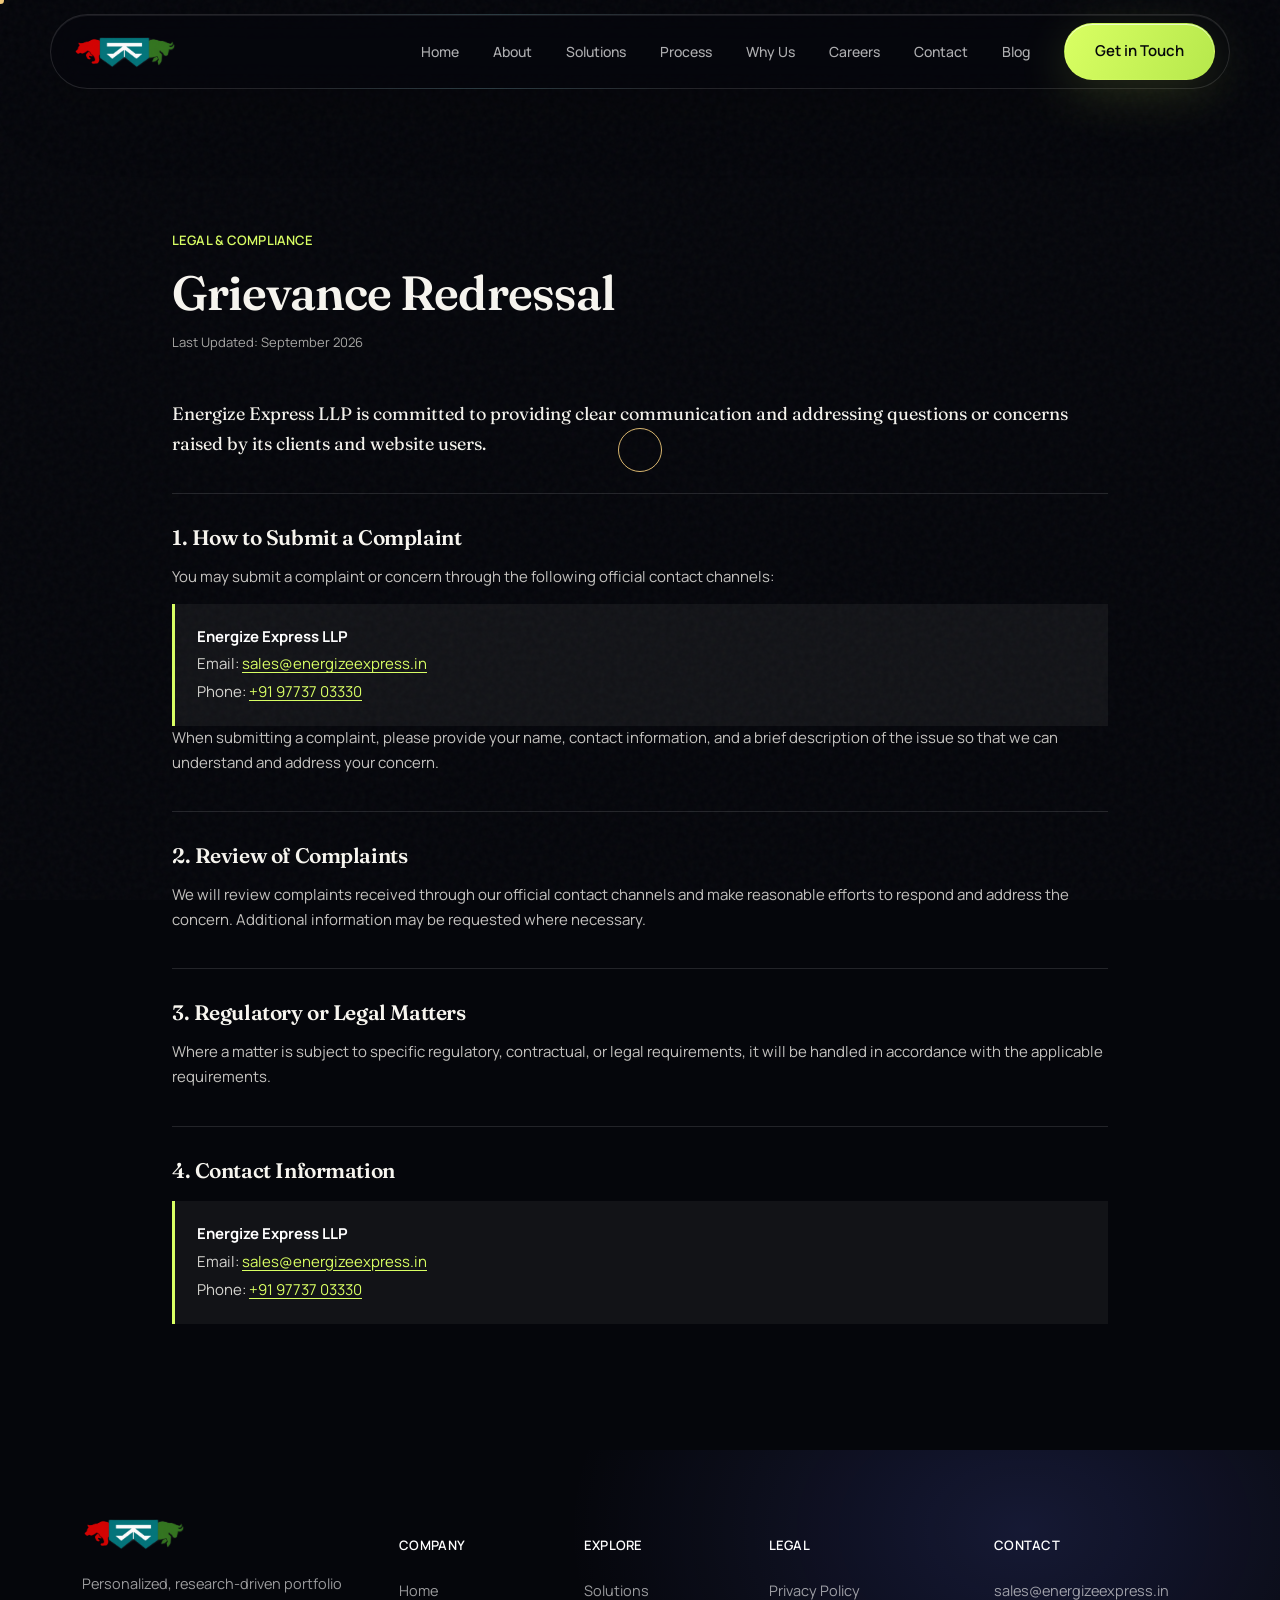
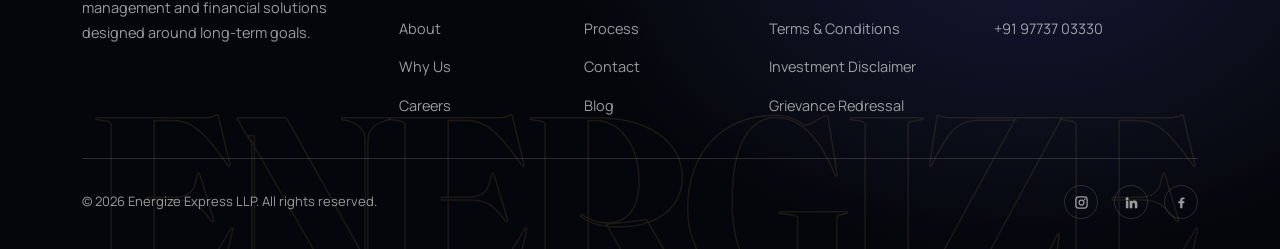
<file: grievance-redressal.html>
<!DOCTYPE html>

<html lang="en"><head><meta charset="utf-8"/><meta content="width=device-width, initial-scale=1.0" name="viewport"/>
<title>Grievance Redressal | Energize Express LLP</title><meta name="keywords" content="Energize Express LLP, grievance redressal, complaint, service complaint, customer grievance, financial services, insurance services"/>
<meta name="description" content="Grievance redressal information for Energize Express LLP, including how to submit a complaint or service-related concern."/>
<link rel="canonical" href="https://energizeexpress.in/grievance-redressal.html"/>
<meta name="robots" content="index, follow"/>
<meta property="og:type" content="website"/>
<meta property="og:title" content="Grievance Redressal | Energize Express LLP"/>
<meta property="og:description" content="Grievance redressal information for Energize Express LLP, including how to submit a complaint or service-related concern."/>
<meta property="og:url" content="https://energizeexpress.in/grievance-redressal.html"/>
<meta property="og:site_name" content="Energize Express LLP"/>
<meta name="twitter:card" content="summary"/>
<meta name="twitter:title" content="Grievance Redressal | Energize Express LLP"/>
<meta name="twitter:description" content="Grievance redressal information for Energize Express LLP, including how to submit a complaint or service-related concern."/>
<link href="energizeexpress.jpeg" rel="icon" type="image/jpeg"/>
<link href="https://fonts.googleapis.com" rel="preconnect"/><link crossorigin="" href="https://fonts.gstatic.com" rel="preconnect"/>
<link href="https://fonts.googleapis.com/css2?family=Source+Serif+4:opsz,wght@8..60,400;8..60,500;8..60,600&amp;family=Inter:wght@400;500;600;700&amp;display=swap" rel="stylesheet"/>
<style>
:root{
  --navy:#0a1e33;--navy-2:#0f2a45;--navy-3:#132f4c;--white:#ffffff;
  --panel:#f2f4f7;--ink:#1c2733;--muted:#5a6572;--gold:#96773f;--gold-light:#c9a862;
  --line:rgba(10,30,51,0.13);--line-onDark:rgba(255,255,255,0.16);
  --maxw:1200px;--serif:'Source Serif 4',Georgia,serif;--sans:'Inter',-apple-system,sans-serif;
}
*{box-sizing:border-box}
html{scroll-behavior:smooth;scroll-padding-top:92px}
body{margin:0;font-family:var(--sans);color:var(--ink);background:var(--white);line-height:1.65;-webkit-font-smoothing:antialiased}
a{color:inherit;text-decoration:none}
ul{margin:0;padding:0;list-style:none}
img,svg{display:block;max-width:100%}
.wrap{max-width:var(--maxw);margin:0 auto;padding:0 32px}

      .btn {
        display: inline-flex;
        align-items: center;
        gap: 8px;
        padding: 15px 30px;
        border-radius: 1px;
        font-size: 15px;
        font-weight: 600;
        border: 1px solid transparent;
        transition:
          background 0.25s ease,
          color 0.25s ease,
          border-color 0.25s ease;
        white-space: nowrap;
      }
      .btn-primary {
        background: var(--navy);
        color: var(--white);
      }
      .btn-primary:hover {
        background: var(--gold);
      }
      .btn-gold {
        background-color: var(--gold);
        color: var(--white);
        transition:
          background-color 1.5s ease-in-out,
          color 1.5s ease-in-out,
          border-color 1.5s ease-in-out;
      }
      .btn-gold:hover {
        background-color: var(--navy);
      }
      .btn-ghost {
        background: transparent;
        color: var(--navy);
        border-color: var(--line);
      }
      .btn-ghost:hover {
        border-color: var(--navy);
      }
      .btn-ghost-dark {
        background: transparent;
        color: var(--white);
        border-color: var(--line-onDark);
      }
      .btn-ghost-dark:hover {
        border-color: var(--gold-light);
        color: var(--gold-light);
      }

      /* ---------- NAVBAR ---------- */
      header#top {
        position: fixed;
        top: 0;
        left: 0;
        right: 0;
        z-index: 100;
        background: var(--navy);
        border-bottom: 1px solid rgba(255, 255, 255, 0.08);
        transition:
          padding 0.3s ease,
          box-shadow 0.3s ease;
        padding: 22px 0;
      }
      header#top.scrolled {
        padding: 12px 0;
        box-shadow: 0 6px 24px rgba(10, 30, 51, 0.18);
      }
      .nav-inner {
        max-width: var(--maxw);
        margin: 0 auto;
        padding: 0 32px;
        display: flex;
        align-items: center;
        justify-content: space-between;
      }
      .brand-lockup {
        display: inline-flex;
        align-items: center;
        gap: 12px;
        min-width: 0;
      }
      .brand-mark{
  width:150px;
  height:58px;
  object-fit:contain;
  background:transparent;
  border-radius:0;
  flex-shrink:0;
}
      .logo {
        font-family: var(--serif);
        font-size: 21px;
        font-weight: 600;
        color: var(--white);
        letter-spacing: -0.01em;
      }
      .logo .dot {
        color: var(--gold-light);
      }
      nav.primary-nav {
        display: flex;
        align-items: center;
        gap: 34px;
        margin-left: 48px;
      }
      nav.primary-nav a {
        font-size: 14px;
        font-weight: 500;
        color: rgba(255, 255, 255, 0.82);
        position: relative;
        padding: 4px 0;
      }
      nav.primary-nav a::after {
        content: "";
        position: absolute;
        left: 0;
        right: 0;
        bottom: -3px;
        height: 1px;
        background: var(--gold-light);
        transform: scaleX(0);
        transform-origin: left;
        transition: transform 0.25s ease;
      }
      nav.primary-nav a:hover {
        color: var(--white);
      }
      nav.primary-nav a:hover::after {
        transform: scaleX(1);
      }
      .nav-actions {
        display: flex;
        align-items: center;
        gap: 18px;
      }
      .hamburger {
        display: none;
        flex-direction: column;
        gap: 5px;
        background: none;
        border: none;
        padding: 8px;
      }
      .hamburger span {
        width: 22px;
        height: 2px;
        background: var(--white);
        display: block;
      }
      .mobile-nav {
        display: none;
        position: fixed;
        inset: 0;
        background: var(--navy);
        z-index: 99;
        padding: 110px 32px 40px;
        flex-direction: column;
        gap: 0;
      }
      .mobile-nav.open {
        display: flex;
      }
      .mobile-nav a {
        font-family: var(--serif);
        font-size: 24px;
        color: var(--white);
        padding: 15px 0;
        border-bottom: 1px solid var(--line-onDark);
      }
      .mobile-nav .btn {
        margin-top: 26px;
        align-self: flex-start;
      }

      @media (min-width: 901px) { nav.primary-nav { gap: 30px; } .nav-actions { transform: translateX(10px); } }

      /* ---------- LEGAL NAV ---------- */
      .legal-nav {
        position: relative;
        display: flex;
        align-items: center;
        height: 100%;
      }
      .legal-toggle {
        display: inline-flex;
        align-items: center;
        justify-content: center;
        gap: 6px;
        height: 100%;
        line-height: 1;
        padding: 4px 0 !important;
        vertical-align: middle;
      }
      .legal-toggle .chev {
        display: inline-flex;
        align-items: center;
        justify-content: center;
        width: 10px;
        height: 10px;
        font-size: 0;
        line-height: 1;
        position: relative;
        top: 0;
        transform: none !important;
      }
      .legal-toggle .chev::before {
        content: "";
        display: block;
        width: 5px;
        height: 5px;
        border-right: 1.5px solid currentColor;
        border-bottom: 1.5px solid currentColor;
        transform: rotate(45deg);
        margin-top: -3px;
        transition: transform 0.2s ease;
      }
      .legal-nav:hover .legal-toggle .chev::before,
      .legal-nav:focus-within .legal-toggle .chev::before {
        transform: rotate(225deg);
        margin-top: 3px;
      }
      .legal-menu {
        position: absolute;
        top: calc(100% + 8px);
        left: 50%;
        right: auto;
        min-width: 220px;
        background: var(--white);
        border: 1px solid var(--line);
        box-shadow: 0 12px 30px rgba(10, 30, 51, 0.14);
        padding: 8px 0;
        opacity: 0;
        visibility: hidden;
        transform: translateX(-50%) translateY(-4px);
        transition:
          opacity 0.2s ease,
          transform 0.2s ease,
          visibility 0.2s ease;
      }
      .legal-nav:hover .legal-menu,
      .legal-nav:focus-within .legal-menu {
        opacity: 1;
        visibility: visible;
        transform: translateX(-50%) translateY(0);
      }
      .legal-menu a {
        display: block !important;
        color: var(--navy) !important;
        padding: 10px 18px !important;
        font-size: 13px !important;
      }
      .legal-menu a:hover {
        background: var(--panel);
        color: var(--gold) !important;
      }

      @media (max-width: 900px) {
        nav.primary-nav {
          display: none;
        }
        .nav-actions .btn {
          display: none;
        }
        .hamburger {
          display: flex;
        }
      }

      /* ---------- HERO ---------- */
      #home {
        padding: 170px 0 0;
        background: var(--navy) url("hero.png") center center / cover no-repeat;
        color: var(--white);
        overflow: hidden;
        position: relative;
        isolation: isolate;
      }
      #home::before {
        content: "";
        position: absolute;
        inset: 0;
        background: linear-gradient(
          90deg,
          rgba(10, 30, 51, 0.18) 0%,
          rgba(10, 30, 51, 0.05) 62%,
          rgba(10, 30, 51, 0.18) 100%
        );
        z-index: -1;
        pointer-events: none;
      }
      .hero-inner {
        max-width: var(--maxw);
        padding-bottom: 90px;
      }
      .hero-credibility {
        font-size: 13.5px;
        letter-spacing: 0.02em;
        color: rgba(255, 255, 255, 0.55);
        margin-bottom: 26px;
      }
      .hero-credibility span {
        margin: 0 10px;
        color: rgba(255, 255, 255, 0.25);
      }
      #home h1 {
        color: var(--white);
        font-size: clamp(34px, 4.6vw, 54px);
        line-height: 1.18;
        font-weight: 600;
        max-width: 800px;
      }
      .hero-sub {
        margin-top: 24px;
        font-size: 18px;
        color: rgba(255, 255, 255, 0.75);
        max-width: 600px;
        line-height: 1.7;
      }
      .hero-ctas {
        margin-top: 38px;
        display: flex;
        gap: 16px;
        flex-wrap: wrap;
      }
      .hero-strip {
        border-top: 1px solid var(--line-onDark);
        background: rgba(10, 30, 51, 0.78);
      }
      .hero-strip .wrap {
        display: grid;
        grid-template-columns: repeat(3, 1fr);
      }
      .hero-strip-item {
        min-height: 156px;
        padding: 0 28px;
        box-sizing: border-box;
        border-right: 1px solid var(--line-onDark);
        display: flex;
        flex-direction: column;
        justify-content: center;
        align-items: flex-start;
      }
      .hero-strip .wrap > div:last-child {
        border-right: none;
      }
      .hero-strip-item .k {
        font-family: var(--serif);
        font-size: 20px;
        color: #e0bd73;
        font-weight: 600;
        text-shadow: 0 1px 2px rgba(0, 0, 0, 0.35);
      }
      .hero-strip-item .v {
        font-size: 13.5px;
        color: rgba(255, 255, 255, 0.82);
        margin-top: 4px;
        text-shadow: 0 1px 2px rgba(0, 0, 0, 0.35);
      }
      @media (max-width: 900px) {
        #home {
          padding: 112px 0 0;
          background-position: center center;
        }
        .hero-inner {
          padding-bottom: 52px;
        }
        .hero-credibility {
          font-size: 11.5px;
          line-height: 1.45;
          margin-bottom: 18px;
        }
        .hero-credibility span {
          margin: 0 5px;
        }
        #home h1 {
          font-size: clamp(31px, 8vw, 38px);
          line-height: 1.12;
        }
        .hero-sub {
          margin-top: 16px;
          font-size: 16px;
          line-height: 1.55;
        }
        .hero-ctas {
          margin-top: 26px;
          gap: 10px;
        }
        .hero-ctas .btn {
          padding: 12px 14px;
          font-size: 13px;
        }
        .hero-strip .wrap {
          grid-template-columns: repeat(3, 1fr);
        }
        .hero-strip-item {
          min-height: 96px;
          padding: 18px 8px;
          box-sizing: border-box;
          border-right: 1px solid var(--line-onDark);
          justify-content: center;
        }
        .hero-strip .wrap > div:last-child {
          border-right: none;
        }
        .hero-strip-item .k {
          font-size: 16px;
          line-height: 1.25;
        }
        .hero-strip-item .v {
          font-size: 11px;
          line-height: 1.35;
        }
      }

      /* ---------- SECTION LABELS ---------- */
      .section-head {
        max-width: 700px;
        margin-bottom: 52px;
      }
      .section-head h2 {
        font-size: clamp(28px, 3.1vw, 38px);
        font-weight: 600;
        line-height: 1.22;
      }
      .section-head p {
        margin-top: 16px;
        font-size: 16.5px;
        color: var(--muted);
        max-width: 600px;
      }
      .section-pad {
        padding: 100px 0;
      }
      @media (max-width: 700px) {
        .section-pad {
          padding: 68px 0;
        }
      }

      /* ---------- ABOUT ---------- */
      #about {
        background: var(--white);
      }
      .about-lede {
        font-size: 19px;
        color: var(--navy);
        font-family: var(--serif);
        line-height: 1.6;
        margin-bottom: 30px;
        max-width: 820px;
      }
      .about-columns {
        display: grid;
        grid-template-columns: 1fr 1fr;
        gap: 48px;
        margin-bottom: 44px;
      }
      .about-columns p {
        color: #414d5a;
        font-size: 15.5px;
        margin-bottom: 16px;
      }
      .founders-panel {
        background: var(--panel);
        border-left: 3px solid var(--gold);
        padding: 30px 34px;
        margin-bottom: 56px;
        display: flex;
        flex-wrap: wrap;
        gap: 30px 50px;
        align-items: center;
      }
      .founders-panel .fp-label {
        font-size: 13px;
        font-weight: 600;
        color: var(--navy);
        flex: 0 0 100%;
      }
      .founders-panel ul {
        display: flex;
        flex-wrap: wrap;
        gap: 10px 40px;
      }
      .founders-panel li {
        font-family: var(--serif);
        font-size: 16px;
        color: var(--navy);
      }
      .founders-panel li span {
        display: block;
        font-family: var(--sans);
        font-size: 12.5px;
        color: var(--muted);
        margin-top: 2px;
        font-weight: 500;
      }

      .philosophy-grid {
        display: grid;
        grid-template-columns: repeat(3, 1fr);
        gap: 1px;
        background: var(--line);
        border: 1px solid var(--line);
      }
      .philosophy-card {
        background: var(--white);
        padding: 32px 28px;
      }
      .philosophy-card .num {
        font-family: var(--serif);
        font-size: 14px;
        color: var(--gold);
        font-weight: 600;
        margin-bottom: 14px;
      }
      .philosophy-card h4 {
        font-size: 16.5px;
        font-weight: 600;
        margin-bottom: 10px;
      }
      .philosophy-card p {
        font-size: 14.5px;
        color: var(--muted);
        line-height: 1.65;
      }
      @media (max-width: 900px) {
        .about-columns {
          grid-template-columns: 1fr;
        }
        .philosophy-grid {
          grid-template-columns: 1fr;
        }
      }

      /* ---------- PULL QUOTE ---------- */
      #pull-quote {
        background: var(--panel);
        padding: 80px 0;
        text-align: center;
        border-top: 1px solid var(--line);
        border-bottom: 1px solid var(--line);
      }
      #pull-quote blockquote {
        max-width: 760px;
        margin: 0 auto;
        font-family: var(--serif);
        font-size: clamp(22px, 2.6vw, 30px);
        color: var(--navy);
        line-height: 1.5;
        font-weight: 500;
      }
      #pull-quote .mark {
        color: var(--gold);
        font-size: 40px;
        line-height: 0;
        display: block;
        margin-bottom: 10px;
        font-family: var(--serif);
      }

      /* ---------- MISSION / VISION ---------- */
      #mission-vision {
        background: var(--navy);
        color: var(--white);
      }
      .mv-grid {
        display: grid;
        grid-template-columns: 1fr 1fr;
        gap: 1px;
        background: var(--line-onDark);
        border: 1px solid var(--line-onDark);
      }
      .mv-card {
        background: var(--navy-3);
        padding: 46px 42px;
      }
      .mv-card .mv-icon {
        width: 30px;
        height: 30px;
        color: var(--gold-light);
        margin-bottom: 20px;
      }
      .mv-card h3 {
        color: var(--white);
        font-size: 22px;
        font-weight: 600;
        margin-bottom: 16px;
      }
      .mv-card p {
        color: rgba(255, 255, 255, 0.75);
        font-size: 15.5px;
        line-height: 1.75;
      }
      @media (max-width: 800px) {
        .mv-grid {
          grid-template-columns: 1fr;
        }
      }

      /* ---------- SOLUTIONS ---------- */
      #solutions {
        background: var(--white);
      }
      .solutions-group {
        margin-bottom: 52px;
      }
      .solutions-group:last-child {
        margin-bottom: 0;
      }
      .group-title {
        display: flex;
        align-items: baseline;
        gap: 14px;
        margin-bottom: 26px;
        padding-bottom: 14px;
        border-bottom: 2px solid var(--navy);
      }
      .group-title h3 {
        font-size: 19px;
        font-weight: 600;
        color: var(--navy);
      }
      .group-title span {
        font-size: 13px;
        color: var(--muted);
      }
      .card-grid {
        display: grid;
        grid-template-columns: repeat(4, 1fr);
        gap: 1px;
        background: var(--line);
        border: 1px solid var(--line);
      }
      .card-grid.three {
        grid-template-columns: repeat(3, 1fr);
      }
      .solution-card {
        background: var(--white);
        padding: 28px 26px;
        transition: background 0.2s ease;
      }
      .solution-card:hover {
        background: var(--panel);
      }
      .solution-card .icon {
        width: 30px;
        height: 30px;
        margin-bottom: 18px;
        color: var(--gold);
      }
      .solution-card h4 {
        font-size: 16px;
        font-weight: 600;
        color: var(--navy);
        margin-bottom: 10px;
      }
      .solution-card p {
        font-size: 14px;
        color: var(--muted);
        line-height: 1.6;
      }
      @media (max-width: 980px) {
        .card-grid {
          grid-template-columns: repeat(2, 1fr);
        }
      }
      @media (max-width: 560px) {
        .card-grid,
        .card-grid.three {
          grid-template-columns: 1fr;
        }
      }

      /* ---------- PROCESS ---------- */
      #process {
        background: var(--panel);
      }
      .timeline {
        display: grid;
        grid-template-columns: repeat(5, 1fr);
        gap: 24px;
      }
      .tl-step {
        padding-top: 22px;
        border-top: 2px solid var(--navy);
        position: relative;
      }
      .tl-step .tl-num {
        font-family: var(--serif);
        font-size: 15px;
        color: var(--gold);
        font-weight: 700;
        margin-bottom: 12px;
        display: block;
      }
      .tl-step h4 {
        font-size: 15.5px;
        font-weight: 600;
        color: var(--navy);
        margin-bottom: 10px;
      }
      .tl-step p {
        font-size: 13.5px;
        color: var(--muted);
        line-height: 1.6;
      }
      @media (max-width: 980px) {
        .timeline {
          grid-template-columns: 1fr;
          gap: 0;
        }
        .tl-step {
          border-top: none;
          border-left: 2px solid var(--navy);
          padding: 0 0 32px 24px;
          margin-left: 6px;
        }
        .tl-step:last-child {
          padding-bottom: 0;
        }
      }

      /* ---------- WHY US ---------- */
      #why-us {
        background: var(--white);
      }
      .why-grid {
        display: grid;
        grid-template-columns: repeat(6, 1fr);
        grid-auto-rows: minmax(230px, auto);
        gap: 1px;
        background: var(--white);
        border: 1px solid var(--line);
      }
      .why-card {
        grid-column: span 2;
        background: var(--white);
        padding: 34px 28px;
      }
      .why-card:nth-child(4) {
        grid-column: 1 / span 3;
      }
      .why-card:nth-child(5) {
        grid-column: 4 / span 3;
      }
      .why-card .icon {
        width: 28px;
        height: 28px;
        color: var(--gold);
        margin-bottom: 20px;
      }
      .why-card h4 {
        font-size: 16.5px;
        font-weight: 600;
        color: var(--navy);
        margin-bottom: 10px;
      }
      .why-card p {
        font-size: 14px;
        color: var(--muted);
        line-height: 1.6;
      }
      @media (max-width: 900px) {
        .why-grid {
          grid-template-columns: repeat(2, 1fr);
        }
        .why-card {
          grid-column: auto;
        }
      }
      @media (max-width: 560px) {
        .why-grid {
          grid-template-columns: 1fr;
        }
        .why-card {
          grid-column: auto;
        }
      }

      /* ---------- CAREERS ---------- */
      #careers {
        background: var(--navy);
        color: var(--white);
      }
      #careers .section-head p {
        color: rgba(255, 255, 255, 0.68);
      }
      #careers .section-head h2 {
        color: var(--white);
      }
      .careers-perks {
        display: grid;
        grid-template-columns: repeat(4, 1fr);
        gap: 1px;
        background: var(--line-onDark);
        border: 1px solid var(--line-onDark);
        margin-bottom: 56px;
      }
      .perk-card {
        background: var(--navy-2);
        padding: 28px 24px;
      }
      .perk-card .icon {
        width: 26px;
        height: 26px;
        color: var(--gold-light);
        margin-bottom: 16px;
      }
      .perk-card h4 {
        color: var(--white);
        font-size: 15px;
        font-weight: 600;
        margin-bottom: 8px;
      }
      .perk-card p {
        color: rgba(255, 255, 255, 0.62);
        font-size: 13.5px;
        line-height: 1.55;
      }
      .careers-subhead {
        font-size: 15px;
        font-weight: 600;
        color: var(--gold-light);
        margin-bottom: 18px;
      }
      .job-list {
        border-top: 1px solid var(--line-onDark);
      }
      .job-item {
        border-bottom: 1px solid var(--line-onDark);
      }
      .job-trigger {
        width: 100%;
        background: none;
        border: none;
        color: var(--white);
        display: flex;
        align-items: center;
        justify-content: space-between;
        gap: 24px;
        padding: 24px 4px;
        text-align: left;
      }
      .job-trigger .job-meta {
        display: flex;
        flex-direction: column;
        gap: 4px;
      }
      .job-trigger .job-title {
        font-family: var(--serif);
        font-size: 19px;
        font-weight: 600;
      }
      .job-trigger .job-sub {
        font-size: 13.5px;
        color: rgba(255, 255, 255, 0.5);
      }
      .job-trigger .chevron {
        width: 18px;
        height: 18px;
        flex-shrink: 0;
        transition: transform 0.3s ease;
        color: rgba(255, 255, 255, 0.55);
      }
      .job-item.open .chevron {
        transform: rotate(45deg);
      }
      .job-panel {
        max-height: 0;
        overflow: hidden;
        transition: max-height 0.4s ease;
      }
      .job-panel-inner {
        padding: 0 4px 32px;
        display: grid;
        grid-template-columns: 1fr 1fr;
        gap: 32px;
      }
      .job-panel h5 {
        font-size: 13px;
        letter-spacing: 0.02em;
        color: var(--gold-light);
        font-weight: 600;
        margin-bottom: 12px;
      }
      .job-panel p,
      .job-panel li {
        font-size: 14.5px;
        color: rgba(255, 255, 255, 0.72);
        line-height: 1.65;
      }
      .job-panel li {
        position: relative;
        padding-left: 16px;
        margin-bottom: 8px;
      }
      .job-panel li::before {
        content: "";
        position: absolute;
        left: 0;
        top: 9px;
        width: 6px;
        height: 1px;
        background: rgba(255, 255, 255, 0.4);
      }
      .job-panel .overview {
        grid-column: 1/-1;
        margin-bottom: 6px;
      }
      .job-apply {
        grid-column: 1/-1;
        margin-top: 6px;
      }
      .careers-cta {
        text-align: center;
        margin-top: 48px;
        font-family: var(--serif);
        font-size: 17px;
        color: rgba(255, 255, 255, 0.85);
      }
      @media (max-width: 900px) {
        .careers-perks {
          grid-template-columns: repeat(2, 1fr);
        }
      }
      @media (max-width: 700px) {
        .job-panel-inner {
          grid-template-columns: 1fr;
        }
        .job-trigger .job-title {
          font-size: 17px;
        }
        .careers-perks {
          grid-template-columns: 1fr;
        }
      }

      /* ---------- CONTACT ---------- */
      #contact {
        background: var(--panel);
        padding: 110px 0;
        text-align: center;
      }
      #contact h2 {
        font-size: clamp(28px, 3.6vw, 42px);
        font-weight: 600;
        max-width: 680px;
        margin: 0 auto;
        line-height: 1.25;
      }
      #contact .sub {
        max-width: 520px;
        margin: 20px auto 0;
        color: var(--muted);
        font-size: 16px;
      }
      #contact .btn {
        margin-top: 36px;
      }
      .contact-details {
        margin-top: 56px;
        display: grid;
        grid-template-columns: repeat(2, 1fr);
        gap: 1px;
        background: var(--line);
        border: 1px solid var(--line);
        text-align: left;
      }
      .contact-detail {
        background: var(--white);
        padding: 26px 28px;
      }
      .contact-detail .label {
        font-size: 12.5px;
        font-weight: 600;
        color: var(--gold);
        display: block;
        margin-bottom: 8px;
      }
      .contact-detail .value {
        font-size: 15px;
        color: var(--navy);
        font-style: normal;
      }
      .contact-detail a:hover {
        color: var(--gold);
      }
      @media (max-width: 700px) {
        .contact-details {
          grid-template-columns: 1fr;
        }
      }

/* ---------- LEGAL CONTENT ---------- */
main{max-width:1000px;margin:0 auto;padding:155px 32px 100px}
.eyebrow{font-size:13px;font-weight:600;color:var(--gold);margin-bottom:14px;letter-spacing:.01em}
h1,h2{font-family:var(--serif);color:var(--navy);font-weight:600}h1{font-size:clamp(34px,5vw,48px);line-height:1.15;margin:0 0 12px}.updated{font-size:13px;color:var(--muted);margin-bottom:45px}.intro{font-family:var(--serif);font-size:18px;color:var(--navy);line-height:1.65;margin-bottom:35px}
.legal-section{padding:26px 0;border-top:1px solid var(--line)}h2{font-size:21px;margin:0 0 10px}p{font-size:15px;color:#414d5a;margin:0 0 10px}ul{padding-left:22px;margin:8px 0}li{font-size:15px;color:#414d5a;margin:5px 0}.contact-box{margin-top:14px;background:var(--panel);border-left:3px solid var(--gold);padding:18px 22px}.contact-box p{margin:3px 0}.contact-box strong{color:var(--navy)}

      /* ---------- FOOTER ---------- */
      footer {
        background: var(--navy);
        color: rgba(255, 255, 255, 0.6);
        padding: 64px 0 30px;
      }
      .footer-grid {
        display: grid;
        grid-template-columns: 1.35fr 0.7fr 0.7fr 0.9fr 1fr;
        gap: 42px;
        padding-bottom: 40px;
        border-bottom: 1px solid var(--line-onDark);
      }
      .footer-brand .brand-lockup {
        align-items: flex-start;
        flex-direction: column;
        gap: 14px;
        margin-bottom: 18px;
      }
      .footer-brand .brand-mark{
  width:150px;
  height:58px;
  object-fit:contain;
  background:transparent;
  border-radius:0;
}
      .footer-brand .logo {
        color: var(--white);
      }
      .footer-brand p {
        font-size: 14.5px;
        line-height: 1.7;
        max-width: 320px;
      }
      .footer-col h5 {
        font-size: 13px;
        letter-spacing: 0.02em;
        color: var(--white);
        font-weight: 600;
        margin-bottom: 20px;
        text-transform: uppercase;
      }
      .footer-col ul {
        display: flex;
        flex-direction: column;
        gap: 12px;
      }
      .footer-col ul li {
        margin: 0;
      }
      .footer-col a,
      .footer-col span {
        font-size: 14.5px;
        color: rgba(255, 255, 255, 0.6);
      }
      .footer-col a:hover {
        color: var(--white);
      }
      .footer-bottom {
        padding-top: 26px;
        display: flex;
        justify-content: space-between;
        align-items: center;
        flex-wrap: wrap;
        gap: 14px;
        font-size: 13px;
      }
      .social-links {
        display: flex;
        gap: 16px;
      }
      .social-links a {
        width: 34px;
        height: 34px;
        border: 1px solid var(--line-onDark);
        border-radius: 50%;
        display: flex;
        align-items: center;
        justify-content: center;
      }
      .social-links svg {
        width: 15px;
        height: 15px;
        color: rgba(255, 255, 255, 0.6);
      }
      @media (max-width: 1100px) {
        .footer-grid {
          grid-template-columns: 1.25fr 1fr 1fr;
          gap: 34px;
        }
        .footer-brand {
          grid-row: span 2;
        }
      }
      @media (max-width: 800px) {
        .footer-grid {
          grid-template-columns: 1fr 1fr;
          gap: 38px 28px;
        }
        .footer-brand {
          grid-column: 1/-1;
          grid-row: auto;
        }
      }
      @media (max-width: 520px) {
        .footer-grid {
          grid-template-columns: 1fr;
        }
      }

</style>
<script type="application/ld+json">{"@context":"https://schema.org","@type":"WebPage","name":"Grievance Redressal | Energize Express LLP","description":"Grievance redressal information for Energize Express LLP, including how to submit a complaint or service-related concern.","url":"https://energizeexpress.in/grievance-redressal.html","isPartOf":{"@type":"WebSite","name":"Energize Express LLP","url":"https://energizeexpress.in/"},"publisher":{"@type":"Organization","name":"Energize Express LLP","url":"https://energizeexpress.in/"}}</script>
<link rel="stylesheet" href="assets/theme.css" />
<link rel="stylesheet" href="assets/subpages.css" />
</head><body>
<nav aria-label="Mobile" class="mobile-nav" id="mobileNav">
      <a href="index.html#home">Home</a>
      <a href="index.html#about">About</a>
      <a href="index.html#solutions">Solutions</a>
      <a href="index.html#process">Process</a>
      <a href="index.html#why-us">Why Us</a>
      <a href="index.html#careers">Careers</a>
      <a href="index.html#contact">Contact</a>
      <a href="blog.html">Blog</a>
      <a class="btn btn-gold" href="index.html#contact">Get in Touch</a>
    </nav><header id="top">
      <div class="nav-inner">
        <a aria-label="Energize Express home" class="brand-lockup" href="index.html#home">
          <img alt="Energize Express logo" class="brand-mark" src="e1.png" />
          <span class="logo">Energize<span class="dot"></span> Express</span>
        </a>
        <nav aria-label="Primary" class="primary-nav">
          <a href="index.html#home">Home</a>
          <a href="index.html#about">About</a>
          <a href="index.html#solutions">Solutions</a>
          <a href="index.html#process">Process</a>
          <a href="index.html#why-us">Why Us</a>
          <a href="index.html#careers">Careers</a>
          <a href="index.html#contact">Contact</a>
          <a href="blog.html">Blog</a>
        </nav>
        <div class="nav-actions">
          <a class="btn btn-gold" href="index.html#contact">Get in Touch</a>
          <button
            aria-controls="mobileNav"
            aria-expanded="false"
            aria-label="Open menu"
            class="hamburger"
            id="hamburgerBtn"
          >
            <span></span><span></span><span></span>
          </button>
        </div>
      </div>
    </header>
<main><div class="eyebrow">LEGAL &amp; COMPLIANCE</div><h1>Grievance Redressal</h1><div class="updated">Last Updated: September 2026</div><p class="intro">Energize Express LLP is committed to providing clear communication and addressing questions or concerns raised by its clients and website users.</p><section class="legal-section"><h2>1. How to Submit a Complaint</h2><p>You may submit a complaint or concern through the following official contact channels:</p><div class="contact-box"><p><strong>Energize Express LLP</strong></p><p>Email: <a href="mailto:sales@energizeexpress.in">sales@energizeexpress.in</a></p><p>Phone: <a href="tel:+919773703330">+91 97737 03330</a></p></div><p>When submitting a complaint, please provide your name, contact information, and a brief description of the issue so that we can understand and address your concern.</p></section><section class="legal-section"><h2>2. Review of Complaints</h2><p>We will review complaints received through our official contact channels and make reasonable efforts to respond and address the concern. Additional information may be requested where necessary.</p></section><section class="legal-section"><h2>3. Regulatory or Legal Matters</h2><p>Where a matter is subject to specific regulatory, contractual, or legal requirements, it will be handled in accordance with the applicable requirements.</p></section><section class="legal-section"><h2>4. Contact Information</h2><div class="contact-box"><p><strong>Energize Express LLP</strong></p><p>Email: <a href="mailto:sales@energizeexpress.in">sales@energizeexpress.in</a></p><p>Phone: <a href="tel:+919773703330">+91 97737 03330</a></p></div></section></main>
<footer>
      <div class="wrap">
        <div class="footer-grid">
          <div class="footer-brand">
            <div class="brand-lockup">
              <img
                alt="Energize Express logo"
                class="brand-mark"
                src="e1.png"
              />
              <span class="logo"
                >Energize<span class="dot"></span> Express LLP</span
              >
            </div>
            <p>
              Personalized, research-driven portfolio management and financial
              solutions designed around long-term goals.
            </p>
          </div>
          <div class="footer-col">
            <h5>Company</h5>
            <ul>
              <li><a href="index.html#home">Home</a></li>
              <li><a href="index.html#about">About</a></li>
              <li><a href="index.html#why-us">Why Us</a></li>
              <li><a href="index.html#careers">Careers</a></li>
            </ul>
          </div>
          <div class="footer-col">
            <h5>Explore</h5>
            <ul>
              <li><a href="index.html#solutions">Solutions</a></li>
              <li><a href="index.html#process">Process</a></li>
              <li><a href="index.html#contact">Contact</a></li>
              <li><a href="blog.html">Blog</a></li>
            </ul>
          </div>
          <div class="footer-col">
            <h5>Legal</h5>
            <ul>
              <li><a href="privacy-policy.html">Privacy Policy</a></li>
              <li>
                <a href="terms-and-conditions.html">Terms &amp; Conditions</a>
              </li>
              <li>
                <a href="investment-disclaimer.html">Investment Disclaimer</a>
              </li>
              <li>
                <a href="grievance-redressal.html">Grievance Redressal</a>
              </li>
            </ul>
          </div>
          <div class="footer-col">
            <h5>Contact</h5>
            <ul>
              <li>
                <a href="mailto:sales@energizeexpress.in"
                  >sales@energizeexpress.in</a
                >
              </li>
              <li><a href="tel:+919773703330">+91 97737 03330</a></li>
            </ul>
          </div>
        </div>
        <div class="footer-bottom">
          <span>© 2026 Energize Express LLP. All rights reserved.</span>
          <div aria-label="Social media links" class="social-links">
            <a
              aria-label="Instagram"
              href="https://www.instagram.com/energizeexpress_llp?stkn=MTJsb3B0enZnN3UwZg%3D%3D"
              target="_blank"
              rel="noopener noreferrer"
              ><svg fill="currentColor" viewbox="0 0 24 24">
                <path
                  d="M7.5 2h9A5.5 5.5 0 0 1 22 7.5v9a5.5 5.5 0 0 1-5.5 5.5h-9A5.5 5.5 0 0 1 2 16.5v-9A5.5 5.5 0 0 1 7.5 2zm0 2A3.5 3.5 0 0 0 4 7.5v9A3.5 3.5 0 0 0 7.5 20h9a3.5 3.5 0 0 0 3.5-3.5v-9A3.5 3.5 0 0 0 16.5 4h-9zM12 7a5 5 0 1 1 0 10 5 5 0 0 1 0-10zm0 2a3 3 0 1 0 0 6 3 3 0 0 0 0-6zm5.25-3.25a1.25 1.25 0 1 1 0 2.5 1.25 1.25 0 0 1 0-2.5z"
                ></path></svg
            ></a>
            <a
              aria-label="LinkedIn"
              href="https://www.linkedin.com/company/energize-express-llp/"
              target="_blank"
              rel="noopener noreferrer"
              ><svg fill="currentColor" viewbox="0 0 24 24">
                <path
                  d="M4.98 3.5a2.5 2.5 0 11-.02 5.001A2.5 2.5 0 014.98 3.5zM3 9h4v12H3zM9 9h3.8v1.7h.05c.53-1 1.83-2.06 3.77-2.06 4.03 0 4.78 2.65 4.78 6.1V21h-4v-5.6c0-1.34-.02-3.07-1.87-3.07-1.87 0-2.16 1.46-2.16 2.97V21H9z"
                ></path></svg
            ></a>
            <a
              aria-label="Facebook"
              href="https://www.facebook.com/profile.php?id=61594879233332"
              target="_blank"
              rel="noopener noreferrer"
              ><svg fill="currentColor" viewbox="0 0 24 24">
                <path
                  d="M13.5 21v-8h2.75l.4-3h-3.15V8.08c0-.87.24-1.46 1.5-1.46h1.78V3.94c-.31-.04-1.37-.14-2.6-.14-2.57 0-4.33 1.57-4.33 4.46V10H7v3h2.85v8h3.65z"
                ></path></svg
            ></a>
          </div>
        </div>
      </div>
    </footer>
<script>
(function(){
  var header=document.getElementById('top');
  function onScroll(){if(window.scrollY>30){header.classList.add('scrolled')}else{header.classList.remove('scrolled')}}
  window.addEventListener('scroll',onScroll,{passive:true});onScroll();
  var hamburger=document.getElementById('hamburgerBtn'), mobileNav=document.getElementById('mobileNav');
  if(hamburger && mobileNav){
    hamburger.addEventListener('click',function(){var isOpen=mobileNav.classList.toggle('open');hamburger.setAttribute('aria-expanded',isOpen?'true':'false')});
    mobileNav.querySelectorAll('a').forEach(function(a){a.addEventListener('click',function(){mobileNav.classList.remove('open');hamburger.setAttribute('aria-expanded','false')})});
  }
})();
</script><script src="assets/theme.js" defer></script>
</body></html>
</file>
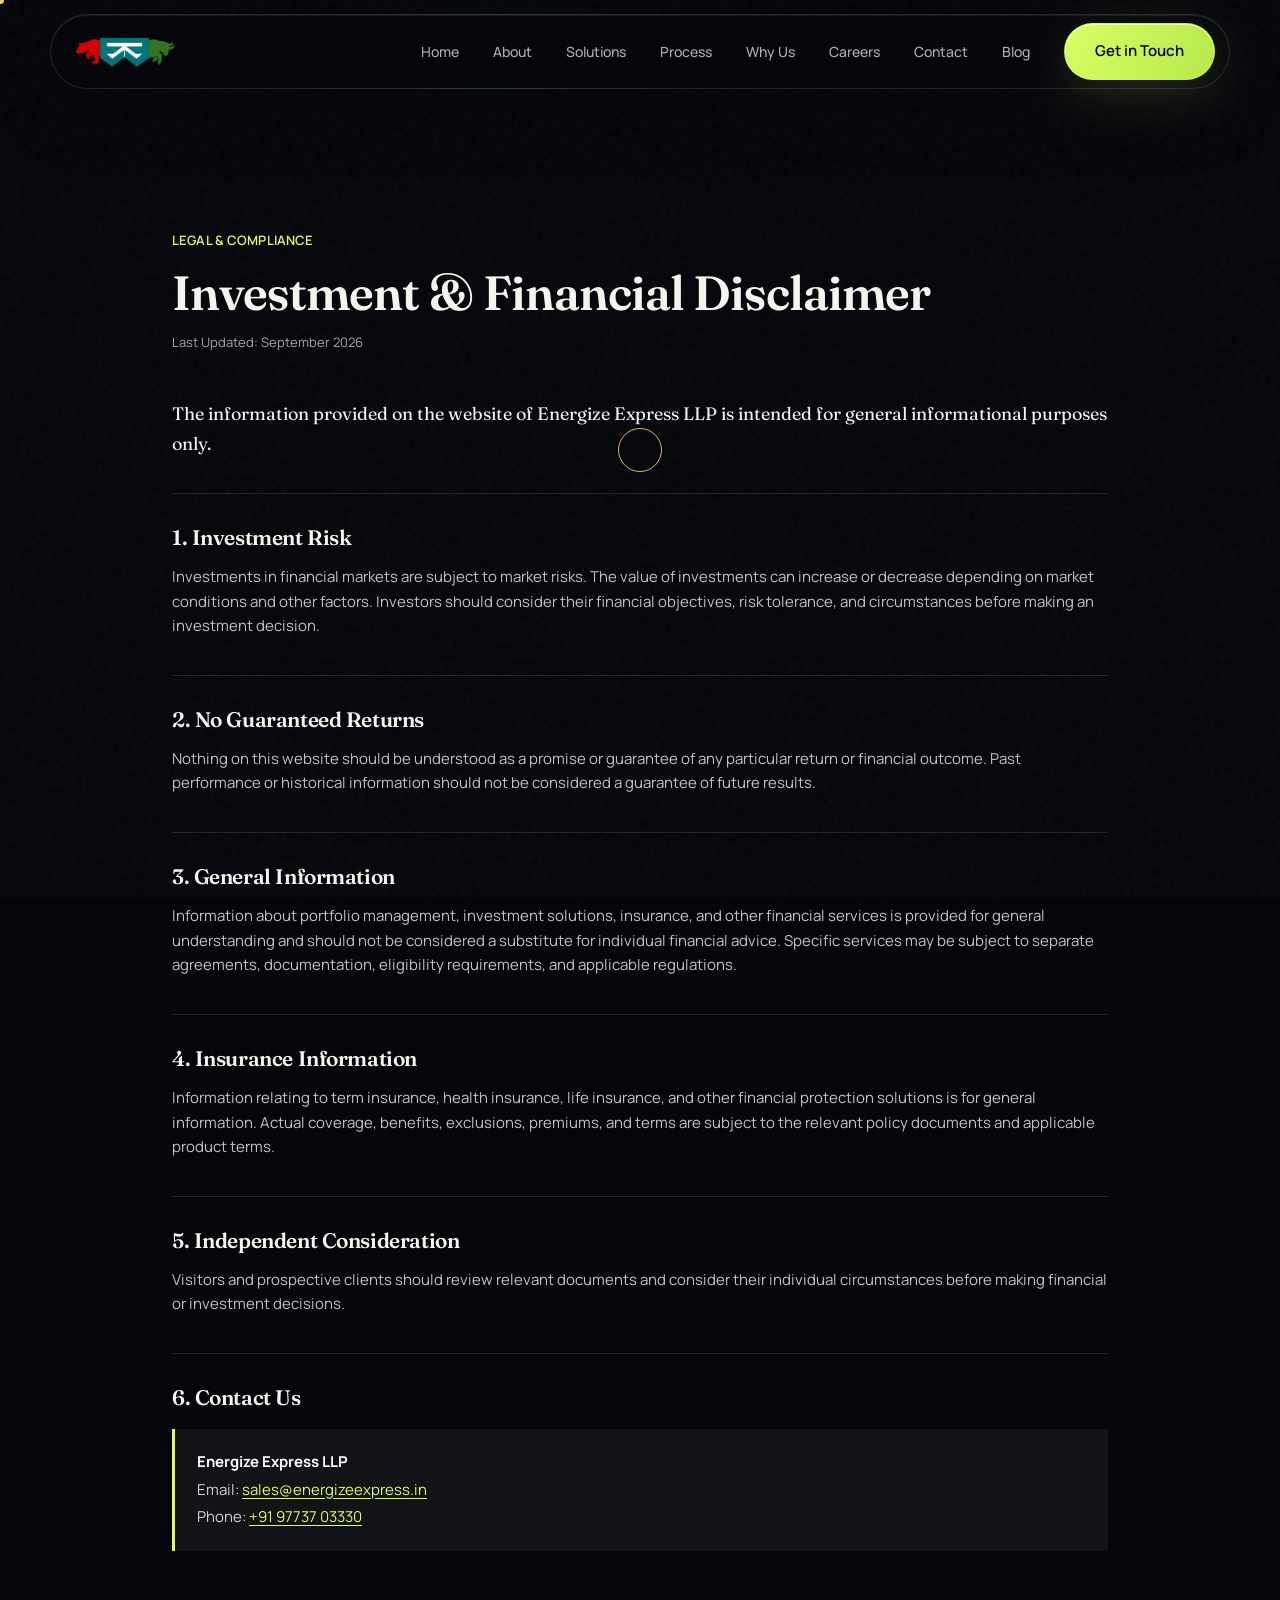
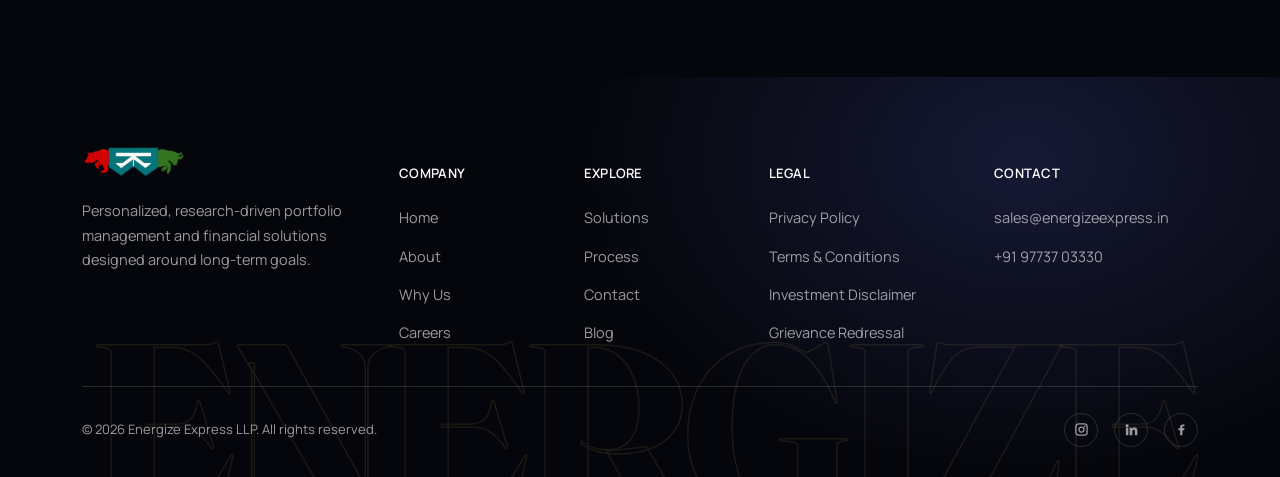
<file: investment-disclaimer.html>
<!DOCTYPE html>

<html lang="en"><head><meta charset="utf-8"/><meta content="width=device-width, initial-scale=1.0" name="viewport"/>
<title>Investment & Financial Disclaimer | Energize Express LLP</title><meta name="keywords" content="Energize Express LLP, investment disclaimer, financial disclaimer, investment risks, portfolio management, insurance information, financial solutions"/>
<meta name="description" content="Investment and financial disclaimer for Energize Express LLP covering investment risks, returns, financial information and insurance-related information."/>
<link rel="canonical" href="https://energizeexpress.in/investment-disclaimer.html"/>
<meta name="robots" content="index, follow"/>
<meta property="og:type" content="website"/>
<meta property="og:title" content="Investment & Financial Disclaimer | Energize Express LLP"/>
<meta property="og:description" content="Investment and financial disclaimer for Energize Express LLP covering investment risks, returns, financial information and insurance-related information."/>
<meta property="og:url" content="https://energizeexpress.in/investment-disclaimer.html"/>
<meta property="og:site_name" content="Energize Express LLP"/>
<meta name="twitter:card" content="summary"/>
<meta name="twitter:title" content="Investment & Financial Disclaimer | Energize Express LLP"/>
<meta name="twitter:description" content="Investment and financial disclaimer for Energize Express LLP covering investment risks, returns, financial information and insurance-related information."/>
<link href="energizeexpress.jpeg" rel="icon" type="image/jpeg"/>
<link href="https://fonts.googleapis.com" rel="preconnect"/><link crossorigin="" href="https://fonts.gstatic.com" rel="preconnect"/>
<link href="https://fonts.googleapis.com/css2?family=Source+Serif+4:opsz,wght@8..60,400;8..60,500;8..60,600&amp;family=Inter:wght@400;500;600;700&amp;display=swap" rel="stylesheet"/>
<style>
:root{
  --navy:#0a1e33;--navy-2:#0f2a45;--navy-3:#132f4c;--white:#ffffff;
  --panel:#f2f4f7;--ink:#1c2733;--muted:#5a6572;--gold:#96773f;--gold-light:#c9a862;
  --line:rgba(10,30,51,0.13);--line-onDark:rgba(255,255,255,0.16);
  --maxw:1200px;--serif:'Source Serif 4',Georgia,serif;--sans:'Inter',-apple-system,sans-serif;
}
*{box-sizing:border-box}
html{scroll-behavior:smooth;scroll-padding-top:92px}
body{margin:0;font-family:var(--sans);color:var(--ink);background:var(--white);line-height:1.65;-webkit-font-smoothing:antialiased}
a{color:inherit;text-decoration:none}
ul{margin:0;padding:0;list-style:none}
img,svg{display:block;max-width:100%}
.wrap{max-width:var(--maxw);margin:0 auto;padding:0 32px}

      .btn {
        display: inline-flex;
        align-items: center;
        gap: 8px;
        padding: 15px 30px;
        border-radius: 1px;
        font-size: 15px;
        font-weight: 600;
        border: 1px solid transparent;
        transition:
          background 0.25s ease,
          color 0.25s ease,
          border-color 0.25s ease;
        white-space: nowrap;
      }
      .btn-primary {
        background: var(--navy);
        color: var(--white);
      }
      .btn-primary:hover {
        background: var(--gold);
      }
      .btn-gold {
        background-color: var(--gold);
        color: var(--white);
        transition:
          background-color 1.5s ease-in-out,
          color 1.5s ease-in-out,
          border-color 1.5s ease-in-out;
      }
      .btn-gold:hover {
        background-color: var(--navy);
      }
      .btn-ghost {
        background: transparent;
        color: var(--navy);
        border-color: var(--line);
      }
      .btn-ghost:hover {
        border-color: var(--navy);
      }
      .btn-ghost-dark {
        background: transparent;
        color: var(--white);
        border-color: var(--line-onDark);
      }
      .btn-ghost-dark:hover {
        border-color: var(--gold-light);
        color: var(--gold-light);
      }

      /* ---------- NAVBAR ---------- */
      header#top {
        position: fixed;
        top: 0;
        left: 0;
        right: 0;
        z-index: 100;
        background: var(--navy);
        border-bottom: 1px solid rgba(255, 255, 255, 0.08);
        transition:
          padding 0.3s ease,
          box-shadow 0.3s ease;
        padding: 22px 0;
      }
      header#top.scrolled {
        padding: 12px 0;
        box-shadow: 0 6px 24px rgba(10, 30, 51, 0.18);
      }
      .nav-inner {
        max-width: var(--maxw);
        margin: 0 auto;
        padding: 0 32px;
        display: flex;
        align-items: center;
        justify-content: space-between;
      }
      .brand-lockup {
        display: inline-flex;
        align-items: center;
        gap: 12px;
        min-width: 0;
      }
      .brand-mark{
  width:150px;
  height:58px;
  object-fit:contain;
  background:transparent;
  border-radius:0;
  flex-shrink:0;
}
      .logo {
        font-family: var(--serif);
        font-size: 21px;
        font-weight: 600;
        color: var(--white);
        letter-spacing: -0.01em;
      }
      .logo .dot {
        color: var(--gold-light);
      }
      nav.primary-nav {
        display: flex;
        align-items: center;
        gap: 34px;
        margin-left: 48px;
      }
      nav.primary-nav a {
        font-size: 14px;
        font-weight: 500;
        color: rgba(255, 255, 255, 0.82);
        position: relative;
        padding: 4px 0;
      }
      nav.primary-nav a::after {
        content: "";
        position: absolute;
        left: 0;
        right: 0;
        bottom: -3px;
        height: 1px;
        background: var(--gold-light);
        transform: scaleX(0);
        transform-origin: left;
        transition: transform 0.25s ease;
      }
      nav.primary-nav a:hover {
        color: var(--white);
      }
      nav.primary-nav a:hover::after {
        transform: scaleX(1);
      }
      .nav-actions {
        display: flex;
        align-items: center;
        gap: 18px;
      }
      .hamburger {
        display: none;
        flex-direction: column;
        gap: 5px;
        background: none;
        border: none;
        padding: 8px;
      }
      .hamburger span {
        width: 22px;
        height: 2px;
        background: var(--white);
        display: block;
      }
      .mobile-nav {
        display: none;
        position: fixed;
        inset: 0;
        background: var(--navy);
        z-index: 99;
        padding: 110px 32px 40px;
        flex-direction: column;
        gap: 0;
      }
      .mobile-nav.open {
        display: flex;
      }
      .mobile-nav a {
        font-family: var(--serif);
        font-size: 24px;
        color: var(--white);
        padding: 15px 0;
        border-bottom: 1px solid var(--line-onDark);
      }
      .mobile-nav .btn {
        margin-top: 26px;
        align-self: flex-start;
      }

      @media (min-width: 901px) { nav.primary-nav { gap: 30px; } .nav-actions { transform: translateX(10px); } }

      /* ---------- LEGAL NAV ---------- */
      .legal-nav {
        position: relative;
        display: flex;
        align-items: center;
        height: 100%;
      }
      .legal-toggle {
        display: inline-flex;
        align-items: center;
        justify-content: center;
        gap: 6px;
        height: 100%;
        line-height: 1;
        padding: 4px 0 !important;
        vertical-align: middle;
      }
      .legal-toggle .chev {
        display: inline-flex;
        align-items: center;
        justify-content: center;
        width: 10px;
        height: 10px;
        font-size: 0;
        line-height: 1;
        position: relative;
        top: 0;
        transform: none !important;
      }
      .legal-toggle .chev::before {
        content: "";
        display: block;
        width: 5px;
        height: 5px;
        border-right: 1.5px solid currentColor;
        border-bottom: 1.5px solid currentColor;
        transform: rotate(45deg);
        margin-top: -3px;
        transition: transform 0.2s ease;
      }
      .legal-nav:hover .legal-toggle .chev::before,
      .legal-nav:focus-within .legal-toggle .chev::before {
        transform: rotate(225deg);
        margin-top: 3px;
      }
      .legal-menu {
        position: absolute;
        top: calc(100% + 8px);
        left: 50%;
        right: auto;
        min-width: 220px;
        background: var(--white);
        border: 1px solid var(--line);
        box-shadow: 0 12px 30px rgba(10, 30, 51, 0.14);
        padding: 8px 0;
        opacity: 0;
        visibility: hidden;
        transform: translateX(-50%) translateY(-4px);
        transition:
          opacity 0.2s ease,
          transform 0.2s ease,
          visibility 0.2s ease;
      }
      .legal-nav:hover .legal-menu,
      .legal-nav:focus-within .legal-menu {
        opacity: 1;
        visibility: visible;
        transform: translateX(-50%) translateY(0);
      }
      .legal-menu a {
        display: block !important;
        color: var(--navy) !important;
        padding: 10px 18px !important;
        font-size: 13px !important;
      }
      .legal-menu a:hover {
        background: var(--panel);
        color: var(--gold) !important;
      }

      @media (max-width: 900px) {
        nav.primary-nav {
          display: none;
        }
        .nav-actions .btn {
          display: none;
        }
        .hamburger {
          display: flex;
        }
      }

      /* ---------- HERO ---------- */
      #home {
        padding: 170px 0 0;
        background: var(--navy) url("hero.png") center center / cover no-repeat;
        color: var(--white);
        overflow: hidden;
        position: relative;
        isolation: isolate;
      }
      #home::before {
        content: "";
        position: absolute;
        inset: 0;
        background: linear-gradient(
          90deg,
          rgba(10, 30, 51, 0.18) 0%,
          rgba(10, 30, 51, 0.05) 62%,
          rgba(10, 30, 51, 0.18) 100%
        );
        z-index: -1;
        pointer-events: none;
      }
      .hero-inner {
        max-width: var(--maxw);
        padding-bottom: 90px;
      }
      .hero-credibility {
        font-size: 13.5px;
        letter-spacing: 0.02em;
        color: rgba(255, 255, 255, 0.55);
        margin-bottom: 26px;
      }
      .hero-credibility span {
        margin: 0 10px;
        color: rgba(255, 255, 255, 0.25);
      }
      #home h1 {
        color: var(--white);
        font-size: clamp(34px, 4.6vw, 54px);
        line-height: 1.18;
        font-weight: 600;
        max-width: 800px;
      }
      .hero-sub {
        margin-top: 24px;
        font-size: 18px;
        color: rgba(255, 255, 255, 0.75);
        max-width: 600px;
        line-height: 1.7;
      }
      .hero-ctas {
        margin-top: 38px;
        display: flex;
        gap: 16px;
        flex-wrap: wrap;
      }
      .hero-strip {
        border-top: 1px solid var(--line-onDark);
        background: rgba(10, 30, 51, 0.78);
      }
      .hero-strip .wrap {
        display: grid;
        grid-template-columns: repeat(3, 1fr);
      }
      .hero-strip-item {
        min-height: 156px;
        padding: 0 28px;
        box-sizing: border-box;
        border-right: 1px solid var(--line-onDark);
        display: flex;
        flex-direction: column;
        justify-content: center;
        align-items: flex-start;
      }
      .hero-strip .wrap > div:last-child {
        border-right: none;
      }
      .hero-strip-item .k {
        font-family: var(--serif);
        font-size: 20px;
        color: #e0bd73;
        font-weight: 600;
        text-shadow: 0 1px 2px rgba(0, 0, 0, 0.35);
      }
      .hero-strip-item .v {
        font-size: 13.5px;
        color: rgba(255, 255, 255, 0.82);
        margin-top: 4px;
        text-shadow: 0 1px 2px rgba(0, 0, 0, 0.35);
      }
      @media (max-width: 900px) {
        #home {
          padding: 112px 0 0;
          background-position: center center;
        }
        .hero-inner {
          padding-bottom: 52px;
        }
        .hero-credibility {
          font-size: 11.5px;
          line-height: 1.45;
          margin-bottom: 18px;
        }
        .hero-credibility span {
          margin: 0 5px;
        }
        #home h1 {
          font-size: clamp(31px, 8vw, 38px);
          line-height: 1.12;
        }
        .hero-sub {
          margin-top: 16px;
          font-size: 16px;
          line-height: 1.55;
        }
        .hero-ctas {
          margin-top: 26px;
          gap: 10px;
        }
        .hero-ctas .btn {
          padding: 12px 14px;
          font-size: 13px;
        }
        .hero-strip .wrap {
          grid-template-columns: repeat(3, 1fr);
        }
        .hero-strip-item {
          min-height: 96px;
          padding: 18px 8px;
          box-sizing: border-box;
          border-right: 1px solid var(--line-onDark);
          justify-content: center;
        }
        .hero-strip .wrap > div:last-child {
          border-right: none;
        }
        .hero-strip-item .k {
          font-size: 16px;
          line-height: 1.25;
        }
        .hero-strip-item .v {
          font-size: 11px;
          line-height: 1.35;
        }
      }

      /* ---------- SECTION LABELS ---------- */
      .section-head {
        max-width: 700px;
        margin-bottom: 52px;
      }
      .section-head h2 {
        font-size: clamp(28px, 3.1vw, 38px);
        font-weight: 600;
        line-height: 1.22;
      }
      .section-head p {
        margin-top: 16px;
        font-size: 16.5px;
        color: var(--muted);
        max-width: 600px;
      }
      .section-pad {
        padding: 100px 0;
      }
      @media (max-width: 700px) {
        .section-pad {
          padding: 68px 0;
        }
      }

      /* ---------- ABOUT ---------- */
      #about {
        background: var(--white);
      }
      .about-lede {
        font-size: 19px;
        color: var(--navy);
        font-family: var(--serif);
        line-height: 1.6;
        margin-bottom: 30px;
        max-width: 820px;
      }
      .about-columns {
        display: grid;
        grid-template-columns: 1fr 1fr;
        gap: 48px;
        margin-bottom: 44px;
      }
      .about-columns p {
        color: #414d5a;
        font-size: 15.5px;
        margin-bottom: 16px;
      }
      .founders-panel {
        background: var(--panel);
        border-left: 3px solid var(--gold);
        padding: 30px 34px;
        margin-bottom: 56px;
        display: flex;
        flex-wrap: wrap;
        gap: 30px 50px;
        align-items: center;
      }
      .founders-panel .fp-label {
        font-size: 13px;
        font-weight: 600;
        color: var(--navy);
        flex: 0 0 100%;
      }
      .founders-panel ul {
        display: flex;
        flex-wrap: wrap;
        gap: 10px 40px;
      }
      .founders-panel li {
        font-family: var(--serif);
        font-size: 16px;
        color: var(--navy);
      }
      .founders-panel li span {
        display: block;
        font-family: var(--sans);
        font-size: 12.5px;
        color: var(--muted);
        margin-top: 2px;
        font-weight: 500;
      }

      .philosophy-grid {
        display: grid;
        grid-template-columns: repeat(3, 1fr);
        gap: 1px;
        background: var(--line);
        border: 1px solid var(--line);
      }
      .philosophy-card {
        background: var(--white);
        padding: 32px 28px;
      }
      .philosophy-card .num {
        font-family: var(--serif);
        font-size: 14px;
        color: var(--gold);
        font-weight: 600;
        margin-bottom: 14px;
      }
      .philosophy-card h4 {
        font-size: 16.5px;
        font-weight: 600;
        margin-bottom: 10px;
      }
      .philosophy-card p {
        font-size: 14.5px;
        color: var(--muted);
        line-height: 1.65;
      }
      @media (max-width: 900px) {
        .about-columns {
          grid-template-columns: 1fr;
        }
        .philosophy-grid {
          grid-template-columns: 1fr;
        }
      }

      /* ---------- PULL QUOTE ---------- */
      #pull-quote {
        background: var(--panel);
        padding: 80px 0;
        text-align: center;
        border-top: 1px solid var(--line);
        border-bottom: 1px solid var(--line);
      }
      #pull-quote blockquote {
        max-width: 760px;
        margin: 0 auto;
        font-family: var(--serif);
        font-size: clamp(22px, 2.6vw, 30px);
        color: var(--navy);
        line-height: 1.5;
        font-weight: 500;
      }
      #pull-quote .mark {
        color: var(--gold);
        font-size: 40px;
        line-height: 0;
        display: block;
        margin-bottom: 10px;
        font-family: var(--serif);
      }

      /* ---------- MISSION / VISION ---------- */
      #mission-vision {
        background: var(--navy);
        color: var(--white);
      }
      .mv-grid {
        display: grid;
        grid-template-columns: 1fr 1fr;
        gap: 1px;
        background: var(--line-onDark);
        border: 1px solid var(--line-onDark);
      }
      .mv-card {
        background: var(--navy-3);
        padding: 46px 42px;
      }
      .mv-card .mv-icon {
        width: 30px;
        height: 30px;
        color: var(--gold-light);
        margin-bottom: 20px;
      }
      .mv-card h3 {
        color: var(--white);
        font-size: 22px;
        font-weight: 600;
        margin-bottom: 16px;
      }
      .mv-card p {
        color: rgba(255, 255, 255, 0.75);
        font-size: 15.5px;
        line-height: 1.75;
      }
      @media (max-width: 800px) {
        .mv-grid {
          grid-template-columns: 1fr;
        }
      }

      /* ---------- SOLUTIONS ---------- */
      #solutions {
        background: var(--white);
      }
      .solutions-group {
        margin-bottom: 52px;
      }
      .solutions-group:last-child {
        margin-bottom: 0;
      }
      .group-title {
        display: flex;
        align-items: baseline;
        gap: 14px;
        margin-bottom: 26px;
        padding-bottom: 14px;
        border-bottom: 2px solid var(--navy);
      }
      .group-title h3 {
        font-size: 19px;
        font-weight: 600;
        color: var(--navy);
      }
      .group-title span {
        font-size: 13px;
        color: var(--muted);
      }
      .card-grid {
        display: grid;
        grid-template-columns: repeat(4, 1fr);
        gap: 1px;
        background: var(--line);
        border: 1px solid var(--line);
      }
      .card-grid.three {
        grid-template-columns: repeat(3, 1fr);
      }
      .solution-card {
        background: var(--white);
        padding: 28px 26px;
        transition: background 0.2s ease;
      }
      .solution-card:hover {
        background: var(--panel);
      }
      .solution-card .icon {
        width: 30px;
        height: 30px;
        margin-bottom: 18px;
        color: var(--gold);
      }
      .solution-card h4 {
        font-size: 16px;
        font-weight: 600;
        color: var(--navy);
        margin-bottom: 10px;
      }
      .solution-card p {
        font-size: 14px;
        color: var(--muted);
        line-height: 1.6;
      }
      @media (max-width: 980px) {
        .card-grid {
          grid-template-columns: repeat(2, 1fr);
        }
      }
      @media (max-width: 560px) {
        .card-grid,
        .card-grid.three {
          grid-template-columns: 1fr;
        }
      }

      /* ---------- PROCESS ---------- */
      #process {
        background: var(--panel);
      }
      .timeline {
        display: grid;
        grid-template-columns: repeat(5, 1fr);
        gap: 24px;
      }
      .tl-step {
        padding-top: 22px;
        border-top: 2px solid var(--navy);
        position: relative;
      }
      .tl-step .tl-num {
        font-family: var(--serif);
        font-size: 15px;
        color: var(--gold);
        font-weight: 700;
        margin-bottom: 12px;
        display: block;
      }
      .tl-step h4 {
        font-size: 15.5px;
        font-weight: 600;
        color: var(--navy);
        margin-bottom: 10px;
      }
      .tl-step p {
        font-size: 13.5px;
        color: var(--muted);
        line-height: 1.6;
      }
      @media (max-width: 980px) {
        .timeline {
          grid-template-columns: 1fr;
          gap: 0;
        }
        .tl-step {
          border-top: none;
          border-left: 2px solid var(--navy);
          padding: 0 0 32px 24px;
          margin-left: 6px;
        }
        .tl-step:last-child {
          padding-bottom: 0;
        }
      }

      /* ---------- WHY US ---------- */
      #why-us {
        background: var(--white);
      }
      .why-grid {
        display: grid;
        grid-template-columns: repeat(6, 1fr);
        grid-auto-rows: minmax(230px, auto);
        gap: 1px;
        background: var(--white);
        border: 1px solid var(--line);
      }
      .why-card {
        grid-column: span 2;
        background: var(--white);
        padding: 34px 28px;
      }
      .why-card:nth-child(4) {
        grid-column: 1 / span 3;
      }
      .why-card:nth-child(5) {
        grid-column: 4 / span 3;
      }
      .why-card .icon {
        width: 28px;
        height: 28px;
        color: var(--gold);
        margin-bottom: 20px;
      }
      .why-card h4 {
        font-size: 16.5px;
        font-weight: 600;
        color: var(--navy);
        margin-bottom: 10px;
      }
      .why-card p {
        font-size: 14px;
        color: var(--muted);
        line-height: 1.6;
      }
      @media (max-width: 900px) {
        .why-grid {
          grid-template-columns: repeat(2, 1fr);
        }
        .why-card {
          grid-column: auto;
        }
      }
      @media (max-width: 560px) {
        .why-grid {
          grid-template-columns: 1fr;
        }
        .why-card {
          grid-column: auto;
        }
      }

      /* ---------- CAREERS ---------- */
      #careers {
        background: var(--navy);
        color: var(--white);
      }
      #careers .section-head p {
        color: rgba(255, 255, 255, 0.68);
      }
      #careers .section-head h2 {
        color: var(--white);
      }
      .careers-perks {
        display: grid;
        grid-template-columns: repeat(4, 1fr);
        gap: 1px;
        background: var(--line-onDark);
        border: 1px solid var(--line-onDark);
        margin-bottom: 56px;
      }
      .perk-card {
        background: var(--navy-2);
        padding: 28px 24px;
      }
      .perk-card .icon {
        width: 26px;
        height: 26px;
        color: var(--gold-light);
        margin-bottom: 16px;
      }
      .perk-card h4 {
        color: var(--white);
        font-size: 15px;
        font-weight: 600;
        margin-bottom: 8px;
      }
      .perk-card p {
        color: rgba(255, 255, 255, 0.62);
        font-size: 13.5px;
        line-height: 1.55;
      }
      .careers-subhead {
        font-size: 15px;
        font-weight: 600;
        color: var(--gold-light);
        margin-bottom: 18px;
      }
      .job-list {
        border-top: 1px solid var(--line-onDark);
      }
      .job-item {
        border-bottom: 1px solid var(--line-onDark);
      }
      .job-trigger {
        width: 100%;
        background: none;
        border: none;
        color: var(--white);
        display: flex;
        align-items: center;
        justify-content: space-between;
        gap: 24px;
        padding: 24px 4px;
        text-align: left;
      }
      .job-trigger .job-meta {
        display: flex;
        flex-direction: column;
        gap: 4px;
      }
      .job-trigger .job-title {
        font-family: var(--serif);
        font-size: 19px;
        font-weight: 600;
      }
      .job-trigger .job-sub {
        font-size: 13.5px;
        color: rgba(255, 255, 255, 0.5);
      }
      .job-trigger .chevron {
        width: 18px;
        height: 18px;
        flex-shrink: 0;
        transition: transform 0.3s ease;
        color: rgba(255, 255, 255, 0.55);
      }
      .job-item.open .chevron {
        transform: rotate(45deg);
      }
      .job-panel {
        max-height: 0;
        overflow: hidden;
        transition: max-height 0.4s ease;
      }
      .job-panel-inner {
        padding: 0 4px 32px;
        display: grid;
        grid-template-columns: 1fr 1fr;
        gap: 32px;
      }
      .job-panel h5 {
        font-size: 13px;
        letter-spacing: 0.02em;
        color: var(--gold-light);
        font-weight: 600;
        margin-bottom: 12px;
      }
      .job-panel p,
      .job-panel li {
        font-size: 14.5px;
        color: rgba(255, 255, 255, 0.72);
        line-height: 1.65;
      }
      .job-panel li {
        position: relative;
        padding-left: 16px;
        margin-bottom: 8px;
      }
      .job-panel li::before {
        content: "";
        position: absolute;
        left: 0;
        top: 9px;
        width: 6px;
        height: 1px;
        background: rgba(255, 255, 255, 0.4);
      }
      .job-panel .overview {
        grid-column: 1/-1;
        margin-bottom: 6px;
      }
      .job-apply {
        grid-column: 1/-1;
        margin-top: 6px;
      }
      .careers-cta {
        text-align: center;
        margin-top: 48px;
        font-family: var(--serif);
        font-size: 17px;
        color: rgba(255, 255, 255, 0.85);
      }
      @media (max-width: 900px) {
        .careers-perks {
          grid-template-columns: repeat(2, 1fr);
        }
      }
      @media (max-width: 700px) {
        .job-panel-inner {
          grid-template-columns: 1fr;
        }
        .job-trigger .job-title {
          font-size: 17px;
        }
        .careers-perks {
          grid-template-columns: 1fr;
        }
      }

      /* ---------- CONTACT ---------- */
      #contact {
        background: var(--panel);
        padding: 110px 0;
        text-align: center;
      }
      #contact h2 {
        font-size: clamp(28px, 3.6vw, 42px);
        font-weight: 600;
        max-width: 680px;
        margin: 0 auto;
        line-height: 1.25;
      }
      #contact .sub {
        max-width: 520px;
        margin: 20px auto 0;
        color: var(--muted);
        font-size: 16px;
      }
      #contact .btn {
        margin-top: 36px;
      }
      .contact-details {
        margin-top: 56px;
        display: grid;
        grid-template-columns: repeat(2, 1fr);
        gap: 1px;
        background: var(--line);
        border: 1px solid var(--line);
        text-align: left;
      }
      .contact-detail {
        background: var(--white);
        padding: 26px 28px;
      }
      .contact-detail .label {
        font-size: 12.5px;
        font-weight: 600;
        color: var(--gold);
        display: block;
        margin-bottom: 8px;
      }
      .contact-detail .value {
        font-size: 15px;
        color: var(--navy);
        font-style: normal;
      }
      .contact-detail a:hover {
        color: var(--gold);
      }
      @media (max-width: 700px) {
        .contact-details {
          grid-template-columns: 1fr;
        }
      }

/* ---------- LEGAL CONTENT ---------- */
main{max-width:1000px;margin:0 auto;padding:155px 32px 100px}
.eyebrow{font-size:13px;font-weight:600;color:var(--gold);margin-bottom:14px;letter-spacing:.01em}
h1,h2{font-family:var(--serif);color:var(--navy);font-weight:600}h1{font-size:clamp(34px,5vw,48px);line-height:1.15;margin:0 0 12px}.updated{font-size:13px;color:var(--muted);margin-bottom:45px}.intro{font-family:var(--serif);font-size:18px;color:var(--navy);line-height:1.65;margin-bottom:35px}
.legal-section{padding:26px 0;border-top:1px solid var(--line)}h2{font-size:21px;margin:0 0 10px}p{font-size:15px;color:#414d5a;margin:0 0 10px}ul{padding-left:22px;margin:8px 0}li{font-size:15px;color:#414d5a;margin:5px 0}.contact-box{margin-top:14px;background:var(--panel);border-left:3px solid var(--gold);padding:18px 22px}.contact-box p{margin:3px 0}.contact-box strong{color:var(--navy)}

      /* ---------- FOOTER ---------- */
      footer {
        background: var(--navy);
        color: rgba(255, 255, 255, 0.6);
        padding: 64px 0 30px;
      }
      .footer-grid {
        display: grid;
        grid-template-columns: 1.35fr 0.7fr 0.7fr 0.9fr 1fr;
        gap: 42px;
        padding-bottom: 40px;
        border-bottom: 1px solid var(--line-onDark);
      }
      .footer-brand .brand-lockup {
        align-items: flex-start;
        flex-direction: column;
        gap: 14px;
        margin-bottom: 18px;
      }
      .footer-brand .brand-mark{
  width:150px;
  height:58px;
  object-fit:contain;
  background:transparent;
  border-radius:0;
}
      .footer-brand .logo {
        color: var(--white);
      }
      .footer-brand p {
        font-size: 14.5px;
        line-height: 1.7;
        max-width: 320px;
      }
      .footer-col h5 {
        font-size: 13px;
        letter-spacing: 0.02em;
        color: var(--white);
        font-weight: 600;
        margin-bottom: 20px;
        text-transform: uppercase;
      }
      .footer-col ul {
        display: flex;
        flex-direction: column;
        gap: 12px;
      }
      .footer-col ul li {
        margin: 0;
      }
      .footer-col a,
      .footer-col span {
        font-size: 14.5px;
        color: rgba(255, 255, 255, 0.6);
      }
      .footer-col a:hover {
        color: var(--white);
      }
      .footer-bottom {
        padding-top: 26px;
        display: flex;
        justify-content: space-between;
        align-items: center;
        flex-wrap: wrap;
        gap: 14px;
        font-size: 13px;
      }
      .social-links {
        display: flex;
        gap: 16px;
      }
      .social-links a {
        width: 34px;
        height: 34px;
        border: 1px solid var(--line-onDark);
        border-radius: 50%;
        display: flex;
        align-items: center;
        justify-content: center;
      }
      .social-links svg {
        width: 15px;
        height: 15px;
        color: rgba(255, 255, 255, 0.6);
      }
      @media (max-width: 1100px) {
        .footer-grid {
          grid-template-columns: 1.25fr 1fr 1fr;
          gap: 34px;
        }
        .footer-brand {
          grid-row: span 2;
        }
      }
      @media (max-width: 800px) {
        .footer-grid {
          grid-template-columns: 1fr 1fr;
          gap: 38px 28px;
        }
        .footer-brand {
          grid-column: 1/-1;
          grid-row: auto;
        }
      }
      @media (max-width: 520px) {
        .footer-grid {
          grid-template-columns: 1fr;
        }
      }

</style>
<script type="application/ld+json">{"@context":"https://schema.org","@type":"WebPage","name":"Investment & Financial Disclaimer | Energize Express LLP","description":"Investment and financial disclaimer for Energize Express LLP covering investment risks, returns, financial information and insurance-related information.","url":"https://energizeexpress.in/investment-disclaimer.html","isPartOf":{"@type":"WebSite","name":"Energize Express LLP","url":"https://energizeexpress.in/"},"publisher":{"@type":"Organization","name":"Energize Express LLP","url":"https://energizeexpress.in/"}}</script>
<link rel="stylesheet" href="assets/theme.css" />
<link rel="stylesheet" href="assets/subpages.css" />
</head><body>
<nav aria-label="Mobile" class="mobile-nav" id="mobileNav">
      <a href="index.html#home">Home</a>
      <a href="index.html#about">About</a>
      <a href="index.html#solutions">Solutions</a>
      <a href="index.html#process">Process</a>
      <a href="index.html#why-us">Why Us</a>
      <a href="index.html#careers">Careers</a>
      <a href="index.html#contact">Contact</a>
      <a href="blog.html">Blog</a>
      <a class="btn btn-gold" href="index.html#contact">Get in Touch</a>
    </nav><header id="top">
      <div class="nav-inner">
        <a aria-label="Energize Express home" class="brand-lockup" href="index.html#home">
          <img alt="Energize Express logo" class="brand-mark" src="e1.png" />
          <span class="logo">Energize<span class="dot"></span> Express</span>
        </a>
        <nav aria-label="Primary" class="primary-nav">
          <a href="index.html#home">Home</a>
          <a href="index.html#about">About</a>
          <a href="index.html#solutions">Solutions</a>
          <a href="index.html#process">Process</a>
          <a href="index.html#why-us">Why Us</a>
          <a href="index.html#careers">Careers</a>
          <a href="index.html#contact">Contact</a>
          <a href="blog.html">Blog</a>
        </nav>
        <div class="nav-actions">
          <a class="btn btn-gold" href="index.html#contact">Get in Touch</a>
          <button
            aria-controls="mobileNav"
            aria-expanded="false"
            aria-label="Open menu"
            class="hamburger"
            id="hamburgerBtn"
          >
            <span></span><span></span><span></span>
          </button>
        </div>
      </div>
    </header>
<main><div class="eyebrow">LEGAL &amp; COMPLIANCE</div><h1>Investment &amp; Financial Disclaimer</h1><div class="updated">Last Updated: September 2026</div><p class="intro">The information provided on the website of Energize Express LLP is intended for general informational purposes only.</p><section class="legal-section"><h2>1. Investment Risk</h2><p>Investments in financial markets are subject to market risks. The value of investments can increase or decrease depending on market conditions and other factors. Investors should consider their financial objectives, risk tolerance, and circumstances before making an investment decision.</p></section><section class="legal-section"><h2>2. No Guaranteed Returns</h2><p>Nothing on this website should be understood as a promise or guarantee of any particular return or financial outcome. Past performance or historical information should not be considered a guarantee of future results.</p></section><section class="legal-section"><h2>3. General Information</h2><p>Information about portfolio management, investment solutions, insurance, and other financial services is provided for general understanding and should not be considered a substitute for individual financial advice. Specific services may be subject to separate agreements, documentation, eligibility requirements, and applicable regulations.</p></section><section class="legal-section"><h2>4. Insurance Information</h2><p>Information relating to term insurance, health insurance, life insurance, and other financial protection solutions is for general information. Actual coverage, benefits, exclusions, premiums, and terms are subject to the relevant policy documents and applicable product terms.</p></section><section class="legal-section"><h2>5. Independent Consideration</h2><p>Visitors and prospective clients should review relevant documents and consider their individual circumstances before making financial or investment decisions.</p></section><section class="legal-section"><h2>6. Contact Us</h2><div class="contact-box"><p><strong>Energize Express LLP</strong></p><p>Email: <a href="mailto:sales@energizeexpress.in">sales@energizeexpress.in</a></p><p>Phone: <a href="tel:+919773703330">+91 97737 03330</a></p></div></section></main>
<footer>
      <div class="wrap">
        <div class="footer-grid">
          <div class="footer-brand">
            <div class="brand-lockup">
              <img
                alt="Energize Express logo"
                class="brand-mark"
                src="e1.png"
              />
              <span class="logo"
                >Energize<span class="dot"></span> Express LLP</span
              >
            </div>
            <p>
              Personalized, research-driven portfolio management and financial
              solutions designed around long-term goals.
            </p>
          </div>
          <div class="footer-col">
            <h5>Company</h5>
            <ul>
              <li><a href="index.html#home">Home</a></li>
              <li><a href="index.html#about">About</a></li>
              <li><a href="index.html#why-us">Why Us</a></li>
              <li><a href="index.html#careers">Careers</a></li>
            </ul>
          </div>
          <div class="footer-col">
            <h5>Explore</h5>
            <ul>
              <li><a href="index.html#solutions">Solutions</a></li>
              <li><a href="index.html#process">Process</a></li>
              <li><a href="index.html#contact">Contact</a></li>
              <li><a href="blog.html">Blog</a></li>
            </ul>
          </div>
          <div class="footer-col">
            <h5>Legal</h5>
            <ul>
              <li><a href="privacy-policy.html">Privacy Policy</a></li>
              <li>
                <a href="terms-and-conditions.html">Terms &amp; Conditions</a>
              </li>
              <li>
                <a href="investment-disclaimer.html">Investment Disclaimer</a>
              </li>
              <li>
                <a href="grievance-redressal.html">Grievance Redressal</a>
              </li>
            </ul>
          </div>
          <div class="footer-col">
            <h5>Contact</h5>
            <ul>
              <li>
                <a href="mailto:sales@energizeexpress.in"
                  >sales@energizeexpress.in</a
                >
              </li>
              <li><a href="tel:+919773703330">+91 97737 03330</a></li>
            </ul>
          </div>
        </div>
        <div class="footer-bottom">
          <span>© 2026 Energize Express LLP. All rights reserved.</span>
          <div aria-label="Social media links" class="social-links">
            <a
              aria-label="Instagram"
              href="https://www.instagram.com/energizeexpress_llp?stkn=MTJsb3B0enZnN3UwZg%3D%3D"
              target="_blank"
              rel="noopener noreferrer"
              ><svg fill="currentColor" viewbox="0 0 24 24">
                <path
                  d="M7.5 2h9A5.5 5.5 0 0 1 22 7.5v9a5.5 5.5 0 0 1-5.5 5.5h-9A5.5 5.5 0 0 1 2 16.5v-9A5.5 5.5 0 0 1 7.5 2zm0 2A3.5 3.5 0 0 0 4 7.5v9A3.5 3.5 0 0 0 7.5 20h9a3.5 3.5 0 0 0 3.5-3.5v-9A3.5 3.5 0 0 0 16.5 4h-9zM12 7a5 5 0 1 1 0 10 5 5 0 0 1 0-10zm0 2a3 3 0 1 0 0 6 3 3 0 0 0 0-6zm5.25-3.25a1.25 1.25 0 1 1 0 2.5 1.25 1.25 0 0 1 0-2.5z"
                ></path></svg
            ></a>
            <a
              aria-label="LinkedIn"
              href="https://www.linkedin.com/company/energize-express-llp/"
              target="_blank"
              rel="noopener noreferrer"
              ><svg fill="currentColor" viewbox="0 0 24 24">
                <path
                  d="M4.98 3.5a2.5 2.5 0 11-.02 5.001A2.5 2.5 0 014.98 3.5zM3 9h4v12H3zM9 9h3.8v1.7h.05c.53-1 1.83-2.06 3.77-2.06 4.03 0 4.78 2.65 4.78 6.1V21h-4v-5.6c0-1.34-.02-3.07-1.87-3.07-1.87 0-2.16 1.46-2.16 2.97V21H9z"
                ></path></svg
            ></a>
            <a
              aria-label="Facebook"
              href="https://www.facebook.com/profile.php?id=61594879233332"
              target="_blank"
              rel="noopener noreferrer"
              ><svg fill="currentColor" viewbox="0 0 24 24">
                <path
                  d="M13.5 21v-8h2.75l.4-3h-3.15V8.08c0-.87.24-1.46 1.5-1.46h1.78V3.94c-.31-.04-1.37-.14-2.6-.14-2.57 0-4.33 1.57-4.33 4.46V10H7v3h2.85v8h3.65z"
                ></path></svg
            ></a>
          </div>
        </div>
      </div>
    </footer>
<script>
(function(){
  var header=document.getElementById('top');
  function onScroll(){if(window.scrollY>30){header.classList.add('scrolled')}else{header.classList.remove('scrolled')}}
  window.addEventListener('scroll',onScroll,{passive:true});onScroll();
  var hamburger=document.getElementById('hamburgerBtn'), mobileNav=document.getElementById('mobileNav');
  if(hamburger && mobileNav){
    hamburger.addEventListener('click',function(){var isOpen=mobileNav.classList.toggle('open');hamburger.setAttribute('aria-expanded',isOpen?'true':'false')});
    mobileNav.querySelectorAll('a').forEach(function(a){a.addEventListener('click',function(){mobileNav.classList.remove('open');hamburger.setAttribute('aria-expanded','false')})});
  }
})();
</script><script src="assets/theme.js" defer></script>
</body></html>
</file>
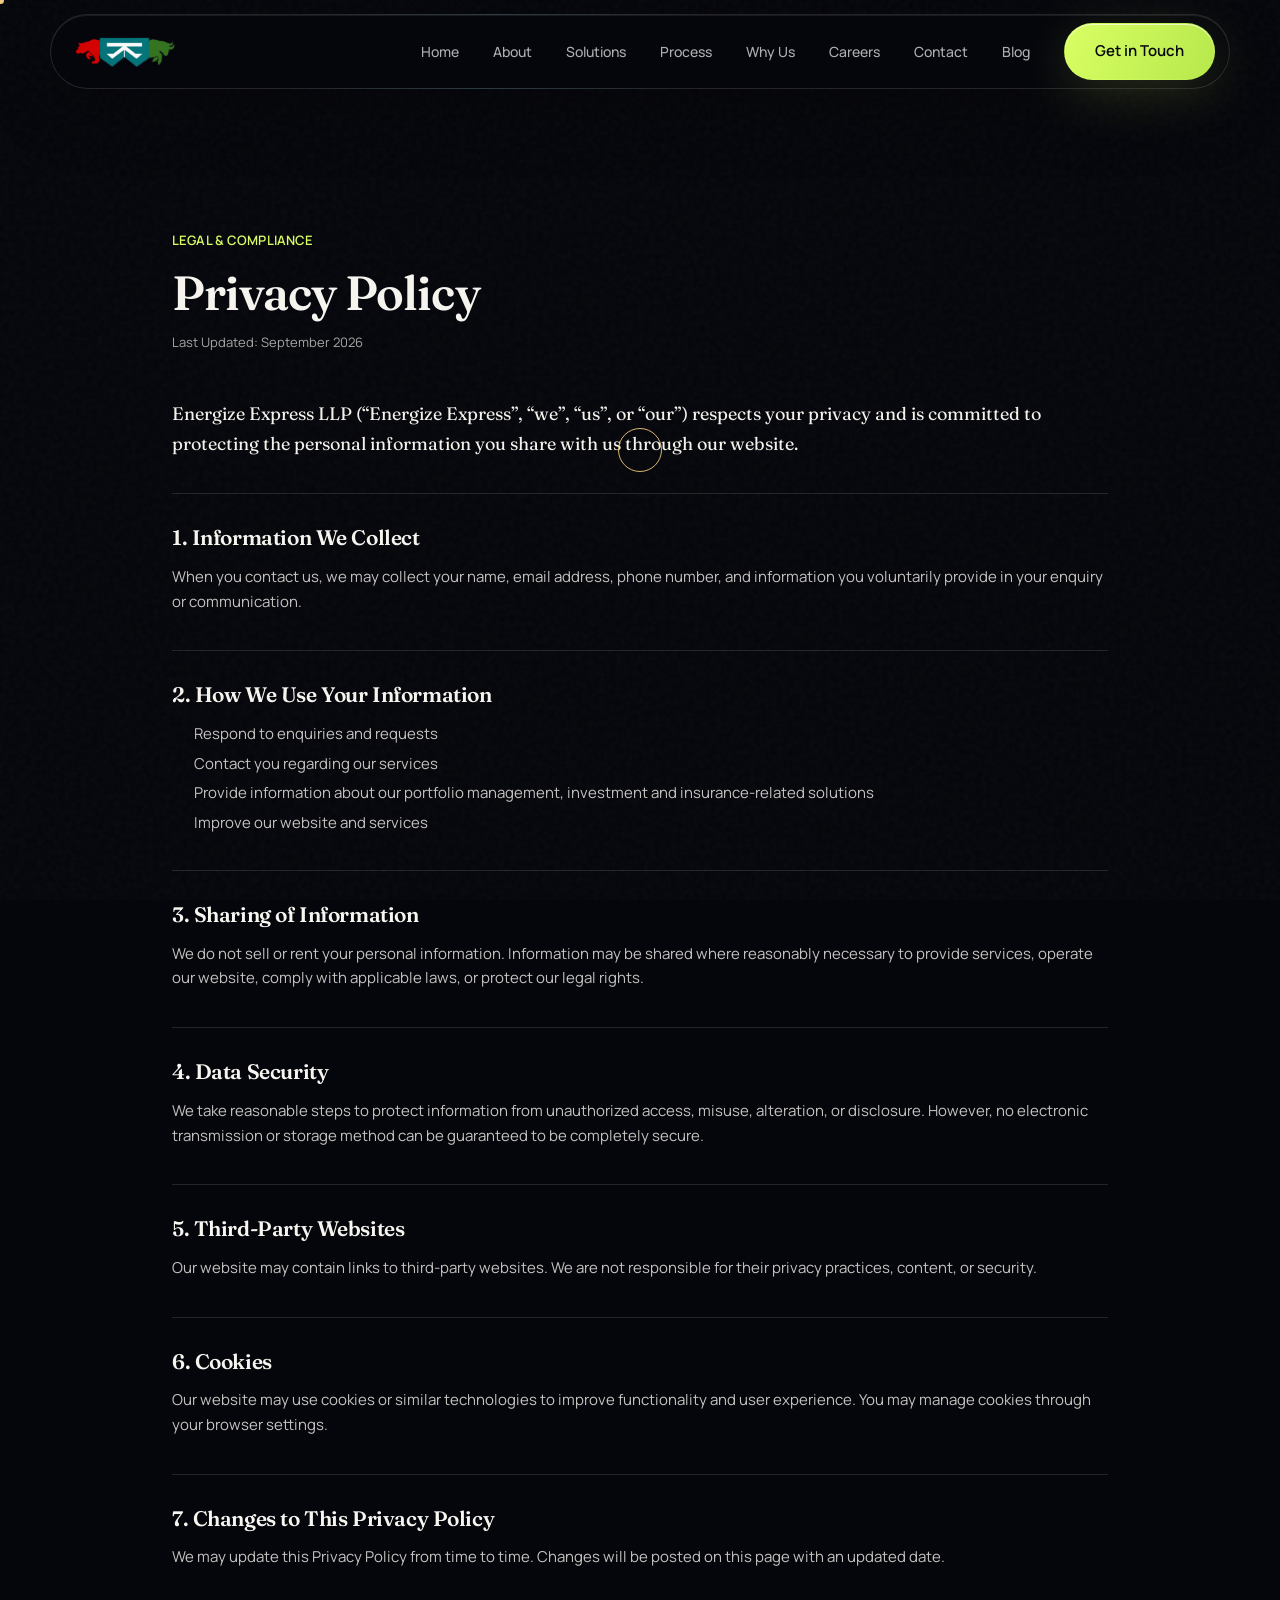
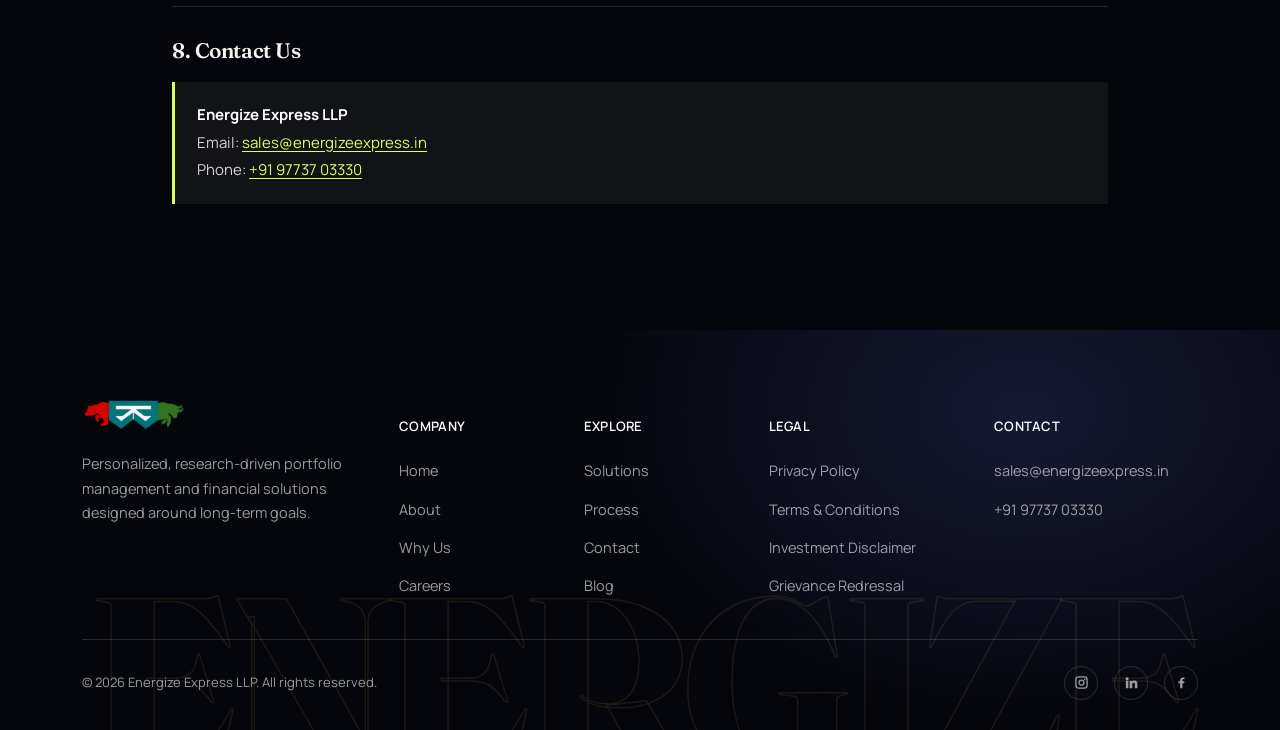
<file: privacy-policy.html>
<!DOCTYPE html>

<html lang="en"><head><meta charset="utf-8"/><meta content="width=device-width, initial-scale=1.0" name="viewport"/>
<title>Privacy Policy | Energize Express LLP</title><meta name="description" content="Privacy Policy for Energize Express LLP covering how information is collected, used, protected and handled on our website."/>
<link rel="canonical" href="https://energizeexpress.in/privacy-policy.html"/>
<meta name="robots" content="index, follow"/><meta name="keywords" content="Energize Express LLP, privacy policy, portfolio management, investment solutions, insurance services, financial services, data privacy"/>
<meta property="og:type" content="website"/>
<meta property="og:title" content="Privacy Policy | Energize Express LLP"/>
<meta property="og:description" content="Privacy Policy for Energize Express LLP covering how information is collected, used, protected and handled on our website."/>
<meta property="og:url" content="https://energizeexpress.in/privacy-policy.html"/>
<meta property="og:site_name" content="Energize Express LLP"/>
<meta name="twitter:card" content="summary"/>
<meta name="twitter:title" content="Privacy Policy | Energize Express LLP"/>
<meta name="twitter:description" content="Privacy Policy for Energize Express LLP covering how information is collected, used, protected and handled on our website."/>
<link href="energizeexpress.jpeg" rel="icon" type="image/jpeg"/>
<link href="https://fonts.googleapis.com" rel="preconnect"/><link crossorigin="" href="https://fonts.gstatic.com" rel="preconnect"/>
<link href="https://fonts.googleapis.com/css2?family=Source+Serif+4:opsz,wght@8..60,400;8..60,500;8..60,600&amp;family=Inter:wght@400;500;600;700&amp;display=swap" rel="stylesheet"/>
<style>
:root{
  --navy:#0a1e33;--navy-2:#0f2a45;--navy-3:#132f4c;--white:#ffffff;
  --panel:#f2f4f7;--ink:#1c2733;--muted:#5a6572;--gold:#96773f;--gold-light:#c9a862;
  --line:rgba(10,30,51,0.13);--line-onDark:rgba(255,255,255,0.16);
  --maxw:1200px;--serif:'Source Serif 4',Georgia,serif;--sans:'Inter',-apple-system,sans-serif;
}
*{box-sizing:border-box}
html{scroll-behavior:smooth;scroll-padding-top:92px}
body{margin:0;font-family:var(--sans);color:var(--ink);background:var(--white);line-height:1.65;-webkit-font-smoothing:antialiased}
a{color:inherit;text-decoration:none}
ul{margin:0;padding:0;list-style:none}
img,svg{display:block;max-width:100%}
.wrap{max-width:var(--maxw);margin:0 auto;padding:0 32px}

      .btn {
        display: inline-flex;
        align-items: center;
        gap: 8px;
        padding: 15px 30px;
        border-radius: 1px;
        font-size: 15px;
        font-weight: 600;
        border: 1px solid transparent;
        transition:
          background 0.25s ease,
          color 0.25s ease,
          border-color 0.25s ease;
        white-space: nowrap;
      }
      .btn-primary {
        background: var(--navy);
        color: var(--white);
      }
      .btn-primary:hover {
        background: var(--gold);
      }
      .btn-gold {
        background-color: var(--gold);
        color: var(--white);
        transition:
          background-color 1.5s ease-in-out,
          color 1.5s ease-in-out,
          border-color 1.5s ease-in-out;
      }
      .btn-gold:hover {
        background-color: var(--navy);
      }
      .btn-ghost {
        background: transparent;
        color: var(--navy);
        border-color: var(--line);
      }
      .btn-ghost:hover {
        border-color: var(--navy);
      }
      .btn-ghost-dark {
        background: transparent;
        color: var(--white);
        border-color: var(--line-onDark);
      }
      .btn-ghost-dark:hover {
        border-color: var(--gold-light);
        color: var(--gold-light);
      }

      /* ---------- NAVBAR ---------- */
      header#top {
        position: fixed;
        top: 0;
        left: 0;
        right: 0;
        z-index: 100;
        background: var(--navy);
        border-bottom: 1px solid rgba(255, 255, 255, 0.08);
        transition:
          padding 0.3s ease,
          box-shadow 0.3s ease;
        padding: 22px 0;
      }
      header#top.scrolled {
        padding: 12px 0;
        box-shadow: 0 6px 24px rgba(10, 30, 51, 0.18);
      }
      .nav-inner {
        max-width: var(--maxw);
        margin: 0 auto;
        padding: 0 32px;
        display: flex;
        align-items: center;
        justify-content: space-between;
      }
      .brand-lockup {
        display: inline-flex;
        align-items: center;
        gap: 12px;
        min-width: 0;
      }
      .brand-mark{
  width:150px;
  height:58px;
  object-fit:contain;
  background:transparent;
  border-radius:0;
  flex-shrink:0;
}
      .logo {
        font-family: var(--serif);
        font-size: 21px;
        font-weight: 600;
        color: var(--white);
        letter-spacing: -0.01em;
      }
      .logo .dot {
        color: var(--gold-light);
      }
      nav.primary-nav {
        display: flex;
        align-items: center;
        gap: 34px;
        margin-left: 48px;
      }
      nav.primary-nav a {
        font-size: 14px;
        font-weight: 500;
        color: rgba(255, 255, 255, 0.82);
        position: relative;
        padding: 4px 0;
      }
      nav.primary-nav a::after {
        content: "";
        position: absolute;
        left: 0;
        right: 0;
        bottom: -3px;
        height: 1px;
        background: var(--gold-light);
        transform: scaleX(0);
        transform-origin: left;
        transition: transform 0.25s ease;
      }
      nav.primary-nav a:hover {
        color: var(--white);
      }
      nav.primary-nav a:hover::after {
        transform: scaleX(1);
      }
      .nav-actions {
        display: flex;
        align-items: center;
        gap: 18px;
      }
      .hamburger {
        display: none;
        flex-direction: column;
        gap: 5px;
        background: none;
        border: none;
        padding: 8px;
      }
      .hamburger span {
        width: 22px;
        height: 2px;
        background: var(--white);
        display: block;
      }
      .mobile-nav {
        display: none;
        position: fixed;
        inset: 0;
        background: var(--navy);
        z-index: 99;
        padding: 110px 32px 40px;
        flex-direction: column;
        gap: 0;
      }
      .mobile-nav.open {
        display: flex;
      }
      .mobile-nav a {
        font-family: var(--serif);
        font-size: 24px;
        color: var(--white);
        padding: 15px 0;
        border-bottom: 1px solid var(--line-onDark);
      }
      .mobile-nav .btn {
        margin-top: 26px;
        align-self: flex-start;
      }

      @media (min-width: 901px) { nav.primary-nav { gap: 30px; } .nav-actions { transform: translateX(10px); } }

      /* ---------- LEGAL NAV ---------- */
      .legal-nav {
        position: relative;
        display: flex;
        align-items: center;
        height: 100%;
      }
      .legal-toggle {
        display: inline-flex;
        align-items: center;
        justify-content: center;
        gap: 6px;
        height: 100%;
        line-height: 1;
        padding: 4px 0 !important;
        vertical-align: middle;
      }
      .legal-toggle .chev {
        display: inline-flex;
        align-items: center;
        justify-content: center;
        width: 10px;
        height: 10px;
        font-size: 0;
        line-height: 1;
        position: relative;
        top: 0;
        transform: none !important;
      }
      .legal-toggle .chev::before {
        content: "";
        display: block;
        width: 5px;
        height: 5px;
        border-right: 1.5px solid currentColor;
        border-bottom: 1.5px solid currentColor;
        transform: rotate(45deg);
        margin-top: -3px;
        transition: transform 0.2s ease;
      }
      .legal-nav:hover .legal-toggle .chev::before,
      .legal-nav:focus-within .legal-toggle .chev::before {
        transform: rotate(225deg);
        margin-top: 3px;
      }
      .legal-menu {
        position: absolute;
        top: calc(100% + 8px);
        left: 50%;
        right: auto;
        min-width: 220px;
        background: var(--white);
        border: 1px solid var(--line);
        box-shadow: 0 12px 30px rgba(10, 30, 51, 0.14);
        padding: 8px 0;
        opacity: 0;
        visibility: hidden;
        transform: translateX(-50%) translateY(-4px);
        transition:
          opacity 0.2s ease,
          transform 0.2s ease,
          visibility 0.2s ease;
      }
      .legal-nav:hover .legal-menu,
      .legal-nav:focus-within .legal-menu {
        opacity: 1;
        visibility: visible;
        transform: translateX(-50%) translateY(0);
      }
      .legal-menu a {
        display: block !important;
        color: var(--navy) !important;
        padding: 10px 18px !important;
        font-size: 13px !important;
      }
      .legal-menu a:hover {
        background: var(--panel);
        color: var(--gold) !important;
      }

      @media (max-width: 900px) {
        nav.primary-nav {
          display: none;
        }
        .nav-actions .btn {
          display: none;
        }
        .hamburger {
          display: flex;
        }
      }

      /* ---------- HERO ---------- */
      #home {
        padding: 170px 0 0;
        background: var(--navy) url("hero.png") center center / cover no-repeat;
        color: var(--white);
        overflow: hidden;
        position: relative;
        isolation: isolate;
      }
      #home::before {
        content: "";
        position: absolute;
        inset: 0;
        background: linear-gradient(
          90deg,
          rgba(10, 30, 51, 0.18) 0%,
          rgba(10, 30, 51, 0.05) 62%,
          rgba(10, 30, 51, 0.18) 100%
        );
        z-index: -1;
        pointer-events: none;
      }
      .hero-inner {
        max-width: var(--maxw);
        padding-bottom: 90px;
      }
      .hero-credibility {
        font-size: 13.5px;
        letter-spacing: 0.02em;
        color: rgba(255, 255, 255, 0.55);
        margin-bottom: 26px;
      }
      .hero-credibility span {
        margin: 0 10px;
        color: rgba(255, 255, 255, 0.25);
      }
      #home h1 {
        color: var(--white);
        font-size: clamp(34px, 4.6vw, 54px);
        line-height: 1.18;
        font-weight: 600;
        max-width: 800px;
      }
      .hero-sub {
        margin-top: 24px;
        font-size: 18px;
        color: rgba(255, 255, 255, 0.75);
        max-width: 600px;
        line-height: 1.7;
      }
      .hero-ctas {
        margin-top: 38px;
        display: flex;
        gap: 16px;
        flex-wrap: wrap;
      }
      .hero-strip {
        border-top: 1px solid var(--line-onDark);
        background: rgba(10, 30, 51, 0.78);
      }
      .hero-strip .wrap {
        display: grid;
        grid-template-columns: repeat(3, 1fr);
      }
      .hero-strip-item {
        min-height: 156px;
        padding: 0 28px;
        box-sizing: border-box;
        border-right: 1px solid var(--line-onDark);
        display: flex;
        flex-direction: column;
        justify-content: center;
        align-items: flex-start;
      }
      .hero-strip .wrap > div:last-child {
        border-right: none;
      }
      .hero-strip-item .k {
        font-family: var(--serif);
        font-size: 20px;
        color: #e0bd73;
        font-weight: 600;
        text-shadow: 0 1px 2px rgba(0, 0, 0, 0.35);
      }
      .hero-strip-item .v {
        font-size: 13.5px;
        color: rgba(255, 255, 255, 0.82);
        margin-top: 4px;
        text-shadow: 0 1px 2px rgba(0, 0, 0, 0.35);
      }
      @media (max-width: 900px) {
        #home {
          padding: 112px 0 0;
          background-position: center center;
        }
        .hero-inner {
          padding-bottom: 52px;
        }
        .hero-credibility {
          font-size: 11.5px;
          line-height: 1.45;
          margin-bottom: 18px;
        }
        .hero-credibility span {
          margin: 0 5px;
        }
        #home h1 {
          font-size: clamp(31px, 8vw, 38px);
          line-height: 1.12;
        }
        .hero-sub {
          margin-top: 16px;
          font-size: 16px;
          line-height: 1.55;
        }
        .hero-ctas {
          margin-top: 26px;
          gap: 10px;
        }
        .hero-ctas .btn {
          padding: 12px 14px;
          font-size: 13px;
        }
        .hero-strip .wrap {
          grid-template-columns: repeat(3, 1fr);
        }
        .hero-strip-item {
          min-height: 96px;
          padding: 18px 8px;
          box-sizing: border-box;
          border-right: 1px solid var(--line-onDark);
          justify-content: center;
        }
        .hero-strip .wrap > div:last-child {
          border-right: none;
        }
        .hero-strip-item .k {
          font-size: 16px;
          line-height: 1.25;
        }
        .hero-strip-item .v {
          font-size: 11px;
          line-height: 1.35;
        }
      }

      /* ---------- SECTION LABELS ---------- */
      .section-head {
        max-width: 700px;
        margin-bottom: 52px;
      }
      .section-head h2 {
        font-size: clamp(28px, 3.1vw, 38px);
        font-weight: 600;
        line-height: 1.22;
      }
      .section-head p {
        margin-top: 16px;
        font-size: 16.5px;
        color: var(--muted);
        max-width: 600px;
      }
      .section-pad {
        padding: 100px 0;
      }
      @media (max-width: 700px) {
        .section-pad {
          padding: 68px 0;
        }
      }

      /* ---------- ABOUT ---------- */
      #about {
        background: var(--white);
      }
      .about-lede {
        font-size: 19px;
        color: var(--navy);
        font-family: var(--serif);
        line-height: 1.6;
        margin-bottom: 30px;
        max-width: 820px;
      }
      .about-columns {
        display: grid;
        grid-template-columns: 1fr 1fr;
        gap: 48px;
        margin-bottom: 44px;
      }
      .about-columns p {
        color: #414d5a;
        font-size: 15.5px;
        margin-bottom: 16px;
      }
      .founders-panel {
        background: var(--panel);
        border-left: 3px solid var(--gold);
        padding: 30px 34px;
        margin-bottom: 56px;
        display: flex;
        flex-wrap: wrap;
        gap: 30px 50px;
        align-items: center;
      }
      .founders-panel .fp-label {
        font-size: 13px;
        font-weight: 600;
        color: var(--navy);
        flex: 0 0 100%;
      }
      .founders-panel ul {
        display: flex;
        flex-wrap: wrap;
        gap: 10px 40px;
      }
      .founders-panel li {
        font-family: var(--serif);
        font-size: 16px;
        color: var(--navy);
      }
      .founders-panel li span {
        display: block;
        font-family: var(--sans);
        font-size: 12.5px;
        color: var(--muted);
        margin-top: 2px;
        font-weight: 500;
      }

      .philosophy-grid {
        display: grid;
        grid-template-columns: repeat(3, 1fr);
        gap: 1px;
        background: var(--line);
        border: 1px solid var(--line);
      }
      .philosophy-card {
        background: var(--white);
        padding: 32px 28px;
      }
      .philosophy-card .num {
        font-family: var(--serif);
        font-size: 14px;
        color: var(--gold);
        font-weight: 600;
        margin-bottom: 14px;
      }
      .philosophy-card h4 {
        font-size: 16.5px;
        font-weight: 600;
        margin-bottom: 10px;
      }
      .philosophy-card p {
        font-size: 14.5px;
        color: var(--muted);
        line-height: 1.65;
      }
      @media (max-width: 900px) {
        .about-columns {
          grid-template-columns: 1fr;
        }
        .philosophy-grid {
          grid-template-columns: 1fr;
        }
      }

      /* ---------- PULL QUOTE ---------- */
      #pull-quote {
        background: var(--panel);
        padding: 80px 0;
        text-align: center;
        border-top: 1px solid var(--line);
        border-bottom: 1px solid var(--line);
      }
      #pull-quote blockquote {
        max-width: 760px;
        margin: 0 auto;
        font-family: var(--serif);
        font-size: clamp(22px, 2.6vw, 30px);
        color: var(--navy);
        line-height: 1.5;
        font-weight: 500;
      }
      #pull-quote .mark {
        color: var(--gold);
        font-size: 40px;
        line-height: 0;
        display: block;
        margin-bottom: 10px;
        font-family: var(--serif);
      }

      /* ---------- MISSION / VISION ---------- */
      #mission-vision {
        background: var(--navy);
        color: var(--white);
      }
      .mv-grid {
        display: grid;
        grid-template-columns: 1fr 1fr;
        gap: 1px;
        background: var(--line-onDark);
        border: 1px solid var(--line-onDark);
      }
      .mv-card {
        background: var(--navy-3);
        padding: 46px 42px;
      }
      .mv-card .mv-icon {
        width: 30px;
        height: 30px;
        color: var(--gold-light);
        margin-bottom: 20px;
      }
      .mv-card h3 {
        color: var(--white);
        font-size: 22px;
        font-weight: 600;
        margin-bottom: 16px;
      }
      .mv-card p {
        color: rgba(255, 255, 255, 0.75);
        font-size: 15.5px;
        line-height: 1.75;
      }
      @media (max-width: 800px) {
        .mv-grid {
          grid-template-columns: 1fr;
        }
      }

      /* ---------- SOLUTIONS ---------- */
      #solutions {
        background: var(--white);
      }
      .solutions-group {
        margin-bottom: 52px;
      }
      .solutions-group:last-child {
        margin-bottom: 0;
      }
      .group-title {
        display: flex;
        align-items: baseline;
        gap: 14px;
        margin-bottom: 26px;
        padding-bottom: 14px;
        border-bottom: 2px solid var(--navy);
      }
      .group-title h3 {
        font-size: 19px;
        font-weight: 600;
        color: var(--navy);
      }
      .group-title span {
        font-size: 13px;
        color: var(--muted);
      }
      .card-grid {
        display: grid;
        grid-template-columns: repeat(4, 1fr);
        gap: 1px;
        background: var(--line);
        border: 1px solid var(--line);
      }
      .card-grid.three {
        grid-template-columns: repeat(3, 1fr);
      }
      .solution-card {
        background: var(--white);
        padding: 28px 26px;
        transition: background 0.2s ease;
      }
      .solution-card:hover {
        background: var(--panel);
      }
      .solution-card .icon {
        width: 30px;
        height: 30px;
        margin-bottom: 18px;
        color: var(--gold);
      }
      .solution-card h4 {
        font-size: 16px;
        font-weight: 600;
        color: var(--navy);
        margin-bottom: 10px;
      }
      .solution-card p {
        font-size: 14px;
        color: var(--muted);
        line-height: 1.6;
      }
      @media (max-width: 980px) {
        .card-grid {
          grid-template-columns: repeat(2, 1fr);
        }
      }
      @media (max-width: 560px) {
        .card-grid,
        .card-grid.three {
          grid-template-columns: 1fr;
        }
      }

      /* ---------- PROCESS ---------- */
      #process {
        background: var(--panel);
      }
      .timeline {
        display: grid;
        grid-template-columns: repeat(5, 1fr);
        gap: 24px;
      }
      .tl-step {
        padding-top: 22px;
        border-top: 2px solid var(--navy);
        position: relative;
      }
      .tl-step .tl-num {
        font-family: var(--serif);
        font-size: 15px;
        color: var(--gold);
        font-weight: 700;
        margin-bottom: 12px;
        display: block;
      }
      .tl-step h4 {
        font-size: 15.5px;
        font-weight: 600;
        color: var(--navy);
        margin-bottom: 10px;
      }
      .tl-step p {
        font-size: 13.5px;
        color: var(--muted);
        line-height: 1.6;
      }
      @media (max-width: 980px) {
        .timeline {
          grid-template-columns: 1fr;
          gap: 0;
        }
        .tl-step {
          border-top: none;
          border-left: 2px solid var(--navy);
          padding: 0 0 32px 24px;
          margin-left: 6px;
        }
        .tl-step:last-child {
          padding-bottom: 0;
        }
      }

      /* ---------- WHY US ---------- */
      #why-us {
        background: var(--white);
      }
      .why-grid {
        display: grid;
        grid-template-columns: repeat(6, 1fr);
        grid-auto-rows: minmax(230px, auto);
        gap: 1px;
        background: var(--white);
        border: 1px solid var(--line);
      }
      .why-card {
        grid-column: span 2;
        background: var(--white);
        padding: 34px 28px;
      }
      .why-card:nth-child(4) {
        grid-column: 1 / span 3;
      }
      .why-card:nth-child(5) {
        grid-column: 4 / span 3;
      }
      .why-card .icon {
        width: 28px;
        height: 28px;
        color: var(--gold);
        margin-bottom: 20px;
      }
      .why-card h4 {
        font-size: 16.5px;
        font-weight: 600;
        color: var(--navy);
        margin-bottom: 10px;
      }
      .why-card p {
        font-size: 14px;
        color: var(--muted);
        line-height: 1.6;
      }
      @media (max-width: 900px) {
        .why-grid {
          grid-template-columns: repeat(2, 1fr);
        }
        .why-card {
          grid-column: auto;
        }
      }
      @media (max-width: 560px) {
        .why-grid {
          grid-template-columns: 1fr;
        }
        .why-card {
          grid-column: auto;
        }
      }

      /* ---------- CAREERS ---------- */
      #careers {
        background: var(--navy);
        color: var(--white);
      }
      #careers .section-head p {
        color: rgba(255, 255, 255, 0.68);
      }
      #careers .section-head h2 {
        color: var(--white);
      }
      .careers-perks {
        display: grid;
        grid-template-columns: repeat(4, 1fr);
        gap: 1px;
        background: var(--line-onDark);
        border: 1px solid var(--line-onDark);
        margin-bottom: 56px;
      }
      .perk-card {
        background: var(--navy-2);
        padding: 28px 24px;
      }
      .perk-card .icon {
        width: 26px;
        height: 26px;
        color: var(--gold-light);
        margin-bottom: 16px;
      }
      .perk-card h4 {
        color: var(--white);
        font-size: 15px;
        font-weight: 600;
        margin-bottom: 8px;
      }
      .perk-card p {
        color: rgba(255, 255, 255, 0.62);
        font-size: 13.5px;
        line-height: 1.55;
      }
      .careers-subhead {
        font-size: 15px;
        font-weight: 600;
        color: var(--gold-light);
        margin-bottom: 18px;
      }
      .job-list {
        border-top: 1px solid var(--line-onDark);
      }
      .job-item {
        border-bottom: 1px solid var(--line-onDark);
      }
      .job-trigger {
        width: 100%;
        background: none;
        border: none;
        color: var(--white);
        display: flex;
        align-items: center;
        justify-content: space-between;
        gap: 24px;
        padding: 24px 4px;
        text-align: left;
      }
      .job-trigger .job-meta {
        display: flex;
        flex-direction: column;
        gap: 4px;
      }
      .job-trigger .job-title {
        font-family: var(--serif);
        font-size: 19px;
        font-weight: 600;
      }
      .job-trigger .job-sub {
        font-size: 13.5px;
        color: rgba(255, 255, 255, 0.5);
      }
      .job-trigger .chevron {
        width: 18px;
        height: 18px;
        flex-shrink: 0;
        transition: transform 0.3s ease;
        color: rgba(255, 255, 255, 0.55);
      }
      .job-item.open .chevron {
        transform: rotate(45deg);
      }
      .job-panel {
        max-height: 0;
        overflow: hidden;
        transition: max-height 0.4s ease;
      }
      .job-panel-inner {
        padding: 0 4px 32px;
        display: grid;
        grid-template-columns: 1fr 1fr;
        gap: 32px;
      }
      .job-panel h5 {
        font-size: 13px;
        letter-spacing: 0.02em;
        color: var(--gold-light);
        font-weight: 600;
        margin-bottom: 12px;
      }
      .job-panel p,
      .job-panel li {
        font-size: 14.5px;
        color: rgba(255, 255, 255, 0.72);
        line-height: 1.65;
      }
      .job-panel li {
        position: relative;
        padding-left: 16px;
        margin-bottom: 8px;
      }
      .job-panel li::before {
        content: "";
        position: absolute;
        left: 0;
        top: 9px;
        width: 6px;
        height: 1px;
        background: rgba(255, 255, 255, 0.4);
      }
      .job-panel .overview {
        grid-column: 1/-1;
        margin-bottom: 6px;
      }
      .job-apply {
        grid-column: 1/-1;
        margin-top: 6px;
      }
      .careers-cta {
        text-align: center;
        margin-top: 48px;
        font-family: var(--serif);
        font-size: 17px;
        color: rgba(255, 255, 255, 0.85);
      }
      @media (max-width: 900px) {
        .careers-perks {
          grid-template-columns: repeat(2, 1fr);
        }
      }
      @media (max-width: 700px) {
        .job-panel-inner {
          grid-template-columns: 1fr;
        }
        .job-trigger .job-title {
          font-size: 17px;
        }
        .careers-perks {
          grid-template-columns: 1fr;
        }
      }

      /* ---------- CONTACT ---------- */
      #contact {
        background: var(--panel);
        padding: 110px 0;
        text-align: center;
      }
      #contact h2 {
        font-size: clamp(28px, 3.6vw, 42px);
        font-weight: 600;
        max-width: 680px;
        margin: 0 auto;
        line-height: 1.25;
      }
      #contact .sub {
        max-width: 520px;
        margin: 20px auto 0;
        color: var(--muted);
        font-size: 16px;
      }
      #contact .btn {
        margin-top: 36px;
      }
      .contact-details {
        margin-top: 56px;
        display: grid;
        grid-template-columns: repeat(2, 1fr);
        gap: 1px;
        background: var(--line);
        border: 1px solid var(--line);
        text-align: left;
      }
      .contact-detail {
        background: var(--white);
        padding: 26px 28px;
      }
      .contact-detail .label {
        font-size: 12.5px;
        font-weight: 600;
        color: var(--gold);
        display: block;
        margin-bottom: 8px;
      }
      .contact-detail .value {
        font-size: 15px;
        color: var(--navy);
        font-style: normal;
      }
      .contact-detail a:hover {
        color: var(--gold);
      }
      @media (max-width: 700px) {
        .contact-details {
          grid-template-columns: 1fr;
        }
      }

/* ---------- LEGAL CONTENT ---------- */
main{max-width:1000px;margin:0 auto;padding:155px 32px 100px}
.eyebrow{font-size:13px;font-weight:600;color:var(--gold);margin-bottom:14px;letter-spacing:.01em}
h1,h2{font-family:var(--serif);color:var(--navy);font-weight:600}h1{font-size:clamp(34px,5vw,48px);line-height:1.15;margin:0 0 12px}.updated{font-size:13px;color:var(--muted);margin-bottom:45px}.intro{font-family:var(--serif);font-size:18px;color:var(--navy);line-height:1.65;margin-bottom:35px}
.legal-section{padding:26px 0;border-top:1px solid var(--line)}h2{font-size:21px;margin:0 0 10px}p{font-size:15px;color:#414d5a;margin:0 0 10px}ul{padding-left:22px;margin:8px 0}li{font-size:15px;color:#414d5a;margin:5px 0}.contact-box{margin-top:14px;background:var(--panel);border-left:3px solid var(--gold);padding:18px 22px}.contact-box p{margin:3px 0}.contact-box strong{color:var(--navy)}

      /* ---------- FOOTER ---------- */
      footer {
        background: var(--navy);
        color: rgba(255, 255, 255, 0.6);
        padding: 64px 0 30px;
      }
      .footer-grid {
        display: grid;
        grid-template-columns: 1.35fr 0.7fr 0.7fr 0.9fr 1fr;
        gap: 42px;
        padding-bottom: 40px;
        border-bottom: 1px solid var(--line-onDark);
      }
      .footer-brand .brand-lockup {
        align-items: flex-start;
        flex-direction: column;
        gap: 14px;
        margin-bottom: 18px;
      }
      .footer-brand .brand-mark{
  width:150px;
  height:58px;
  object-fit:contain;
  background:transparent;
  border-radius:0;
}
      .footer-brand .logo {
        color: var(--white);
      }
      .footer-brand p {
        font-size: 14.5px;
        line-height: 1.7;
        max-width: 320px;
      }
      .footer-col h5 {
        font-size: 13px;
        letter-spacing: 0.02em;
        color: var(--white);
        font-weight: 600;
        margin-bottom: 20px;
        text-transform: uppercase;
      }
      .footer-col ul {
        display: flex;
        flex-direction: column;
        gap: 12px;
      }
      .footer-col ul li {
        margin: 0;
      }
      .footer-col a,
      .footer-col span {
        font-size: 14.5px;
        color: rgba(255, 255, 255, 0.6);
      }
      .footer-col a:hover {
        color: var(--white);
      }
      .footer-bottom {
        padding-top: 26px;
        display: flex;
        justify-content: space-between;
        align-items: center;
        flex-wrap: wrap;
        gap: 14px;
        font-size: 13px;
      }
      .social-links {
        display: flex;
        gap: 16px;
      }
      .social-links a {
        width: 34px;
        height: 34px;
        border: 1px solid var(--line-onDark);
        border-radius: 50%;
        display: flex;
        align-items: center;
        justify-content: center;
      }
      .social-links svg {
        width: 15px;
        height: 15px;
        color: rgba(255, 255, 255, 0.6);
      }
      @media (max-width: 1100px) {
        .footer-grid {
          grid-template-columns: 1.25fr 1fr 1fr;
          gap: 34px;
        }
        .footer-brand {
          grid-row: span 2;
        }
      }
      @media (max-width: 800px) {
        .footer-grid {
          grid-template-columns: 1fr 1fr;
          gap: 38px 28px;
        }
        .footer-brand {
          grid-column: 1/-1;
          grid-row: auto;
        }
      }
      @media (max-width: 520px) {
        .footer-grid {
          grid-template-columns: 1fr;
        }
      }

</style>
<script type="application/ld+json">{"@context":"https://schema.org","@type":"WebPage","name":"Privacy Policy | Energize Express LLP","description":"Privacy Policy for Energize Express LLP covering how information is collected, used, protected and handled on our website.","url":"https://energizeexpress.in/privacy-policy.html","isPartOf":{"@type":"WebSite","name":"Energize Express LLP","url":"https://energizeexpress.in/"},"publisher":{"@type":"Organization","name":"Energize Express LLP","url":"https://energizeexpress.in/"}}</script>
<link rel="stylesheet" href="assets/theme.css" />
<link rel="stylesheet" href="assets/subpages.css" />
</head><body>
<nav aria-label="Mobile" class="mobile-nav" id="mobileNav">
      <a href="index.html#home">Home</a>
      <a href="index.html#about">About</a>
      <a href="index.html#solutions">Solutions</a>
      <a href="index.html#process">Process</a>
      <a href="index.html#why-us">Why Us</a>
      <a href="index.html#careers">Careers</a>
      <a href="index.html#contact">Contact</a>
      <a href="blog.html">Blog</a>
      <a class="btn btn-gold" href="index.html#contact">Get in Touch</a>
    </nav><header id="top">
      <div class="nav-inner">
        <a aria-label="Energize Express home" class="brand-lockup" href="index.html#home">
          <img alt="Energize Express logo" class="brand-mark" src="e1.png" />
          <span class="logo">Energize<span class="dot"></span> Express</span>
        </a>
        <nav aria-label="Primary" class="primary-nav">
          <a href="index.html#home">Home</a>
          <a href="index.html#about">About</a>
          <a href="index.html#solutions">Solutions</a>
          <a href="index.html#process">Process</a>
          <a href="index.html#why-us">Why Us</a>
          <a href="index.html#careers">Careers</a>
          <a href="index.html#contact">Contact</a>
          <a href="blog.html">Blog</a>
        </nav>
        <div class="nav-actions">
          <a class="btn btn-gold" href="index.html#contact">Get in Touch</a>
          <button
            aria-controls="mobileNav"
            aria-expanded="false"
            aria-label="Open menu"
            class="hamburger"
            id="hamburgerBtn"
          >
            <span></span><span></span><span></span>
          </button>
        </div>
      </div>
    </header>
<main><div class="eyebrow">LEGAL &amp; COMPLIANCE</div><h1>Privacy Policy</h1><div class="updated">Last Updated: September 2026</div><p class="intro">Energize Express LLP (“Energize Express”, “we”, “us”, or “our”) respects your privacy and is committed to protecting the personal information you share with us through our website.</p><section class="legal-section"><h2>1. Information We Collect</h2><p>When you contact us, we may collect your name, email address, phone number, and information you voluntarily provide in your enquiry or communication.</p></section><section class="legal-section"><h2>2. How We Use Your Information</h2><ul><li>Respond to enquiries and requests</li><li>Contact you regarding our services</li><li>Provide information about our portfolio management, investment and insurance-related solutions</li><li>Improve our website and services</li></ul></section><section class="legal-section"><h2>3. Sharing of Information</h2><p>We do not sell or rent your personal information. Information may be shared where reasonably necessary to provide services, operate our website, comply with applicable laws, or protect our legal rights.</p></section><section class="legal-section"><h2>4. Data Security</h2><p>We take reasonable steps to protect information from unauthorized access, misuse, alteration, or disclosure. However, no electronic transmission or storage method can be guaranteed to be completely secure.</p></section><section class="legal-section"><h2>5. Third-Party Websites</h2><p>Our website may contain links to third-party websites. We are not responsible for their privacy practices, content, or security.</p></section><section class="legal-section"><h2>6. Cookies</h2><p>Our website may use cookies or similar technologies to improve functionality and user experience. You may manage cookies through your browser settings.</p></section><section class="legal-section"><h2>7. Changes to This Privacy Policy</h2><p>We may update this Privacy Policy from time to time. Changes will be posted on this page with an updated date.</p></section><section class="legal-section"><h2>8. Contact Us</h2><div class="contact-box"><p><strong>Energize Express LLP</strong></p><p>Email: <a href="mailto:sales@energizeexpress.in">sales@energizeexpress.in</a></p><p>Phone: <a href="tel:+919773703330">+91 97737 03330</a></p></div></section></main>
<footer>
      <div class="wrap">
        <div class="footer-grid">
          <div class="footer-brand">
            <div class="brand-lockup">
              <img
                alt="Energize Express logo"
                class="brand-mark"
                src="e1.png"
              />
              <span class="logo"
                >Energize<span class="dot"></span> Express LLP</span
              >
            </div>
            <p>
              Personalized, research-driven portfolio management and financial
              solutions designed around long-term goals.
            </p>
          </div>
          <div class="footer-col">
            <h5>Company</h5>
            <ul>
              <li><a href="index.html#home">Home</a></li>
              <li><a href="index.html#about">About</a></li>
              <li><a href="index.html#why-us">Why Us</a></li>
              <li><a href="index.html#careers">Careers</a></li>
            </ul>
          </div>
          <div class="footer-col">
            <h5>Explore</h5>
            <ul>
              <li><a href="index.html#solutions">Solutions</a></li>
              <li><a href="index.html#process">Process</a></li>
              <li><a href="index.html#contact">Contact</a></li>
              <li><a href="blog.html">Blog</a></li>
            </ul>
          </div>
          <div class="footer-col">
            <h5>Legal</h5>
            <ul>
              <li><a href="privacy-policy.html">Privacy Policy</a></li>
              <li>
                <a href="terms-and-conditions.html">Terms &amp; Conditions</a>
              </li>
              <li>
                <a href="investment-disclaimer.html">Investment Disclaimer</a>
              </li>
              <li>
                <a href="grievance-redressal.html">Grievance Redressal</a>
              </li>
            </ul>
          </div>
          <div class="footer-col">
            <h5>Contact</h5>
            <ul>
              <li>
                <a href="mailto:sales@energizeexpress.in"
                  >sales@energizeexpress.in</a
                >
              </li>
              <li><a href="tel:+919773703330">+91 97737 03330</a></li>
            </ul>
          </div>
        </div>
        <div class="footer-bottom">
          <span>© 2026 Energize Express LLP. All rights reserved.</span>
          <div aria-label="Social media links" class="social-links">
            <a
              aria-label="Instagram"
              href="https://www.instagram.com/energizeexpress_llp?stkn=MTJsb3B0enZnN3UwZg%3D%3D"
              target="_blank"
              rel="noopener noreferrer"
              ><svg fill="currentColor" viewbox="0 0 24 24">
                <path
                  d="M7.5 2h9A5.5 5.5 0 0 1 22 7.5v9a5.5 5.5 0 0 1-5.5 5.5h-9A5.5 5.5 0 0 1 2 16.5v-9A5.5 5.5 0 0 1 7.5 2zm0 2A3.5 3.5 0 0 0 4 7.5v9A3.5 3.5 0 0 0 7.5 20h9a3.5 3.5 0 0 0 3.5-3.5v-9A3.5 3.5 0 0 0 16.5 4h-9zM12 7a5 5 0 1 1 0 10 5 5 0 0 1 0-10zm0 2a3 3 0 1 0 0 6 3 3 0 0 0 0-6zm5.25-3.25a1.25 1.25 0 1 1 0 2.5 1.25 1.25 0 0 1 0-2.5z"
                ></path></svg
            ></a>
            <a
              aria-label="LinkedIn"
              href="https://www.linkedin.com/company/energize-express-llp/"
              target="_blank"
              rel="noopener noreferrer"
              ><svg fill="currentColor" viewbox="0 0 24 24">
                <path
                  d="M4.98 3.5a2.5 2.5 0 11-.02 5.001A2.5 2.5 0 014.98 3.5zM3 9h4v12H3zM9 9h3.8v1.7h.05c.53-1 1.83-2.06 3.77-2.06 4.03 0 4.78 2.65 4.78 6.1V21h-4v-5.6c0-1.34-.02-3.07-1.87-3.07-1.87 0-2.16 1.46-2.16 2.97V21H9z"
                ></path></svg
            ></a>
            <a
              aria-label="Facebook"
              href="https://www.facebook.com/profile.php?id=61594879233332"
              target="_blank"
              rel="noopener noreferrer"
              ><svg fill="currentColor" viewbox="0 0 24 24">
                <path
                  d="M13.5 21v-8h2.75l.4-3h-3.15V8.08c0-.87.24-1.46 1.5-1.46h1.78V3.94c-.31-.04-1.37-.14-2.6-.14-2.57 0-4.33 1.57-4.33 4.46V10H7v3h2.85v8h3.65z"
                ></path></svg
            ></a>
          </div>
        </div>
      </div>
    </footer>
<script>
(function(){
  var header=document.getElementById('top');
  function onScroll(){if(window.scrollY>30){header.classList.add('scrolled')}else{header.classList.remove('scrolled')}}
  window.addEventListener('scroll',onScroll,{passive:true});onScroll();
  var hamburger=document.getElementById('hamburgerBtn'), mobileNav=document.getElementById('mobileNav');
  if(hamburger && mobileNav){
    hamburger.addEventListener('click',function(){var isOpen=mobileNav.classList.toggle('open');hamburger.setAttribute('aria-expanded',isOpen?'true':'false')});
    mobileNav.querySelectorAll('a').forEach(function(a){a.addEventListener('click',function(){mobileNav.classList.remove('open');hamburger.setAttribute('aria-expanded','false')})});
  }
})();
</script><script src="assets/theme.js" defer></script>
</body></html>
</file>
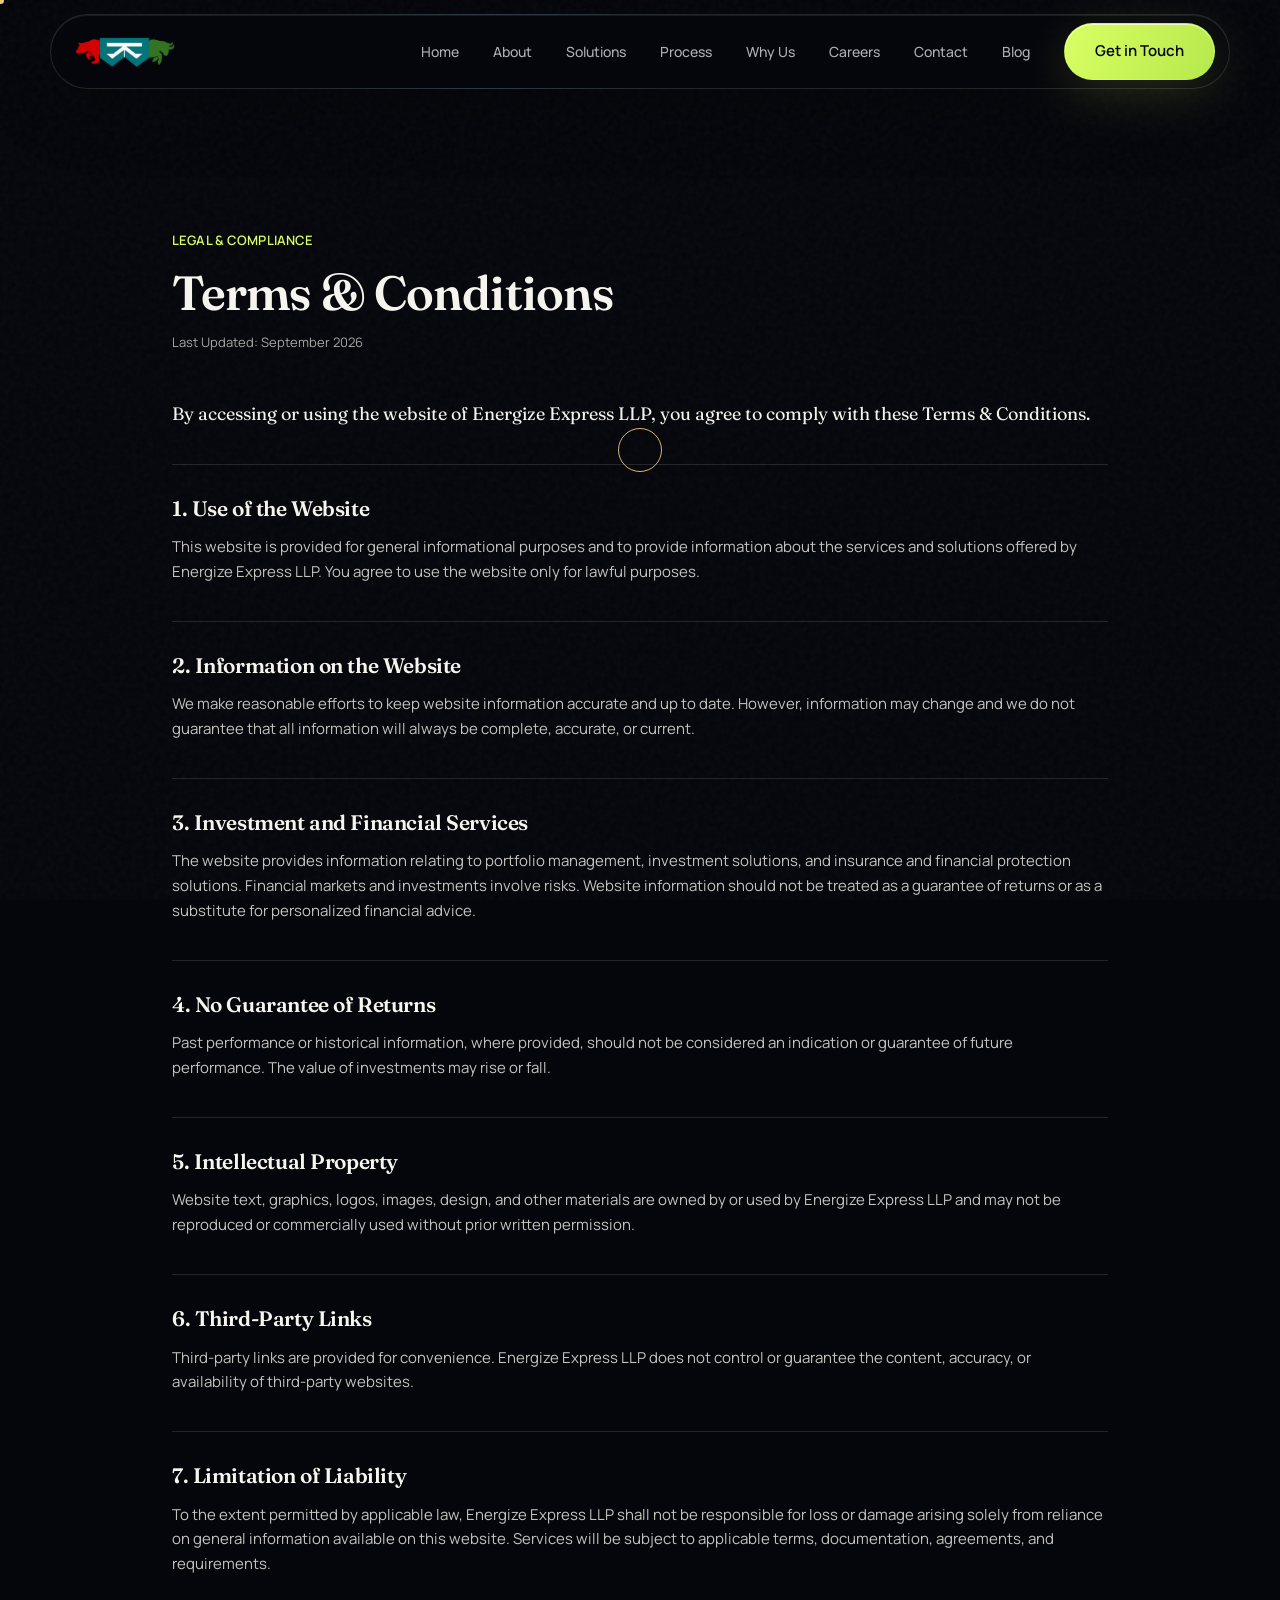
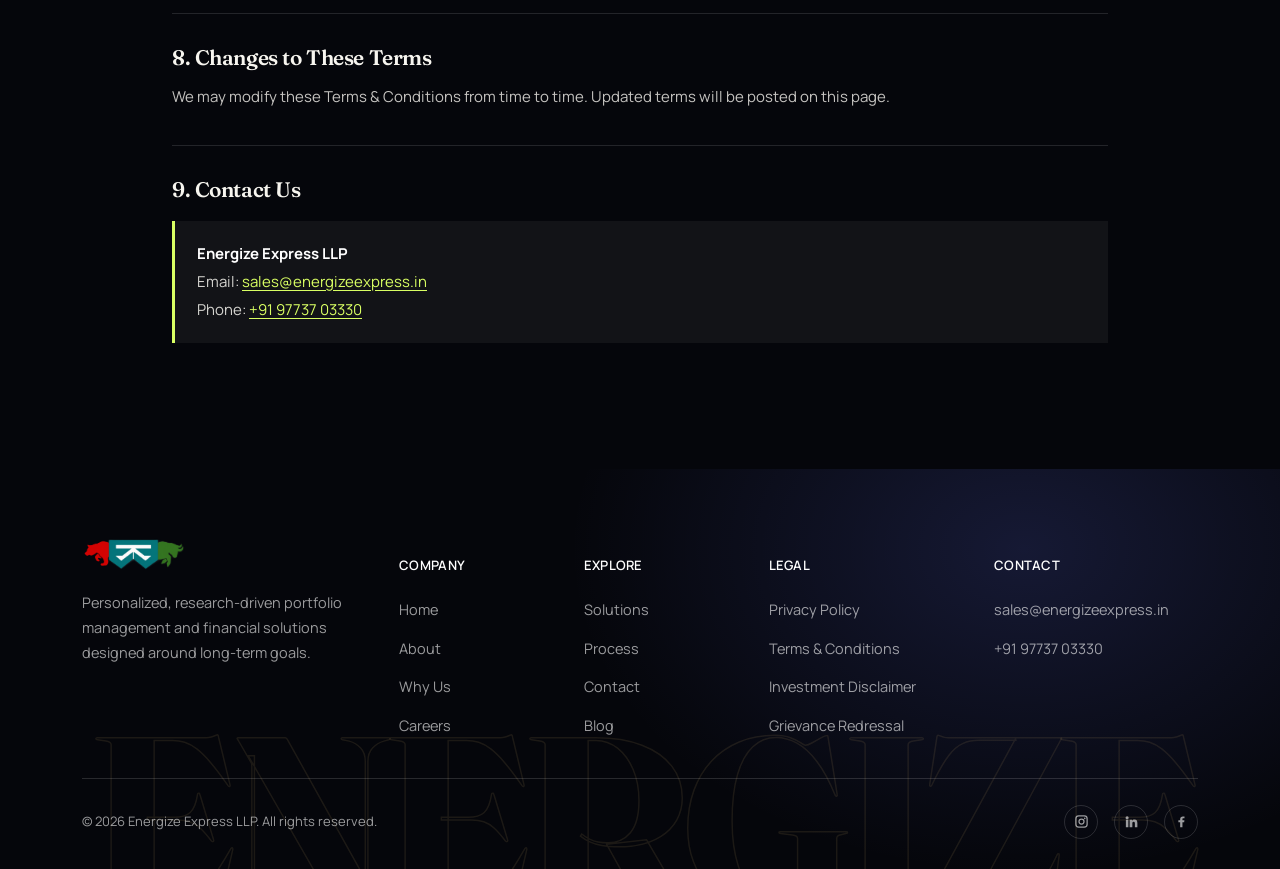
<file: terms-and-conditions.html>
<!DOCTYPE html>

<html lang="en"><head><meta charset="utf-8"/><meta content="width=device-width, initial-scale=1.0" name="viewport"/>
<title>Terms & Conditions | Energize Express LLP</title><meta name="keywords" content="Energize Express LLP, terms and conditions, website terms, portfolio management, investment services, insurance services, financial solutions"/>
<meta name="description" content="Terms and Conditions for using the Energize Express LLP website and understanding our portfolio management, investment and insurance information."/>
<link rel="canonical" href="https://energizeexpress.in/terms-and-conditions.html"/>
<meta name="robots" content="index, follow"/>
<meta property="og:type" content="website"/>
<meta property="og:title" content="Terms & Conditions | Energize Express LLP"/>
<meta property="og:description" content="Terms and Conditions for using the Energize Express LLP website and understanding our portfolio management, investment and insurance information."/>
<meta property="og:url" content="https://energizeexpress.in/terms-and-conditions.html"/>
<meta property="og:site_name" content="Energize Express LLP"/>
<meta name="twitter:card" content="summary"/>
<meta name="twitter:title" content="Terms & Conditions | Energize Express LLP"/>
<meta name="twitter:description" content="Terms and Conditions for using the Energize Express LLP website and understanding our portfolio management, investment and insurance information."/>
<link href="energizeexpress.jpeg" rel="icon" type="image/jpeg"/>
<link href="https://fonts.googleapis.com" rel="preconnect"/><link crossorigin="" href="https://fonts.gstatic.com" rel="preconnect"/>
<link href="https://fonts.googleapis.com/css2?family=Source+Serif+4:opsz,wght@8..60,400;8..60,500;8..60,600&amp;family=Inter:wght@400;500;600;700&amp;display=swap" rel="stylesheet"/>
<style>
:root{
  --navy:#0a1e33;--navy-2:#0f2a45;--navy-3:#132f4c;--white:#ffffff;
  --panel:#f2f4f7;--ink:#1c2733;--muted:#5a6572;--gold:#96773f;--gold-light:#c9a862;
  --line:rgba(10,30,51,0.13);--line-onDark:rgba(255,255,255,0.16);
  --maxw:1200px;--serif:'Source Serif 4',Georgia,serif;--sans:'Inter',-apple-system,sans-serif;
}
*{box-sizing:border-box}
html{scroll-behavior:smooth;scroll-padding-top:92px}
body{margin:0;font-family:var(--sans);color:var(--ink);background:var(--white);line-height:1.65;-webkit-font-smoothing:antialiased}
a{color:inherit;text-decoration:none}
ul{margin:0;padding:0;list-style:none}
img,svg{display:block;max-width:100%}
.wrap{max-width:var(--maxw);margin:0 auto;padding:0 32px}

      .btn {
        display: inline-flex;
        align-items: center;
        gap: 8px;
        padding: 15px 30px;
        border-radius: 1px;
        font-size: 15px;
        font-weight: 600;
        border: 1px solid transparent;
        transition:
          background 0.25s ease,
          color 0.25s ease,
          border-color 0.25s ease;
        white-space: nowrap;
      }
      .btn-primary {
        background: var(--navy);
        color: var(--white);
      }
      .btn-primary:hover {
        background: var(--gold);
      }
      .btn-gold {
        background-color: var(--gold);
        color: var(--white);
        transition:
          background-color 1.5s ease-in-out,
          color 1.5s ease-in-out,
          border-color 1.5s ease-in-out;
      }
      .btn-gold:hover {
        background-color: var(--navy);
      }
      .btn-ghost {
        background: transparent;
        color: var(--navy);
        border-color: var(--line);
      }
      .btn-ghost:hover {
        border-color: var(--navy);
      }
      .btn-ghost-dark {
        background: transparent;
        color: var(--white);
        border-color: var(--line-onDark);
      }
      .btn-ghost-dark:hover {
        border-color: var(--gold-light);
        color: var(--gold-light);
      }

      /* ---------- NAVBAR ---------- */
      header#top {
        position: fixed;
        top: 0;
        left: 0;
        right: 0;
        z-index: 100;
        background: var(--navy);
        border-bottom: 1px solid rgba(255, 255, 255, 0.08);
        transition:
          padding 0.3s ease,
          box-shadow 0.3s ease;
        padding: 22px 0;
      }
      header#top.scrolled {
        padding: 12px 0;
        box-shadow: 0 6px 24px rgba(10, 30, 51, 0.18);
      }
      .nav-inner {
        max-width: var(--maxw);
        margin: 0 auto;
        padding: 0 32px;
        display: flex;
        align-items: center;
        justify-content: space-between;
      }
      .brand-lockup {
        display: inline-flex;
        align-items: center;
        gap: 12px;
        min-width: 0;
      }
      .brand-mark{
  width:150px;
  height:58px;
  object-fit:contain;
  background:transparent;
  border-radius:0;
  flex-shrink:0;
}
      .logo {
        font-family: var(--serif);
        font-size: 21px;
        font-weight: 600;
        color: var(--white);
        letter-spacing: -0.01em;
      }
      .logo .dot {
        color: var(--gold-light);
      }
      nav.primary-nav {
        display: flex;
        align-items: center;
        gap: 34px;
        margin-left: 48px;
      }
      nav.primary-nav a {
        font-size: 14px;
        font-weight: 500;
        color: rgba(255, 255, 255, 0.82);
        position: relative;
        padding: 4px 0;
      }
      nav.primary-nav a::after {
        content: "";
        position: absolute;
        left: 0;
        right: 0;
        bottom: -3px;
        height: 1px;
        background: var(--gold-light);
        transform: scaleX(0);
        transform-origin: left;
        transition: transform 0.25s ease;
      }
      nav.primary-nav a:hover {
        color: var(--white);
      }
      nav.primary-nav a:hover::after {
        transform: scaleX(1);
      }
      .nav-actions {
        display: flex;
        align-items: center;
        gap: 18px;
      }
      .hamburger {
        display: none;
        flex-direction: column;
        gap: 5px;
        background: none;
        border: none;
        padding: 8px;
      }
      .hamburger span {
        width: 22px;
        height: 2px;
        background: var(--white);
        display: block;
      }
      .mobile-nav {
        display: none;
        position: fixed;
        inset: 0;
        background: var(--navy);
        z-index: 99;
        padding: 110px 32px 40px;
        flex-direction: column;
        gap: 0;
      }
      .mobile-nav.open {
        display: flex;
      }
      .mobile-nav a {
        font-family: var(--serif);
        font-size: 24px;
        color: var(--white);
        padding: 15px 0;
        border-bottom: 1px solid var(--line-onDark);
      }
      .mobile-nav .btn {
        margin-top: 26px;
        align-self: flex-start;
      }

      @media (min-width: 901px) { nav.primary-nav { gap: 30px; } .nav-actions { transform: translateX(10px); } }

      /* ---------- LEGAL NAV ---------- */
      .legal-nav {
        position: relative;
        display: flex;
        align-items: center;
        height: 100%;
      }
      .legal-toggle {
        display: inline-flex;
        align-items: center;
        justify-content: center;
        gap: 6px;
        height: 100%;
        line-height: 1;
        padding: 4px 0 !important;
        vertical-align: middle;
      }
      .legal-toggle .chev {
        display: inline-flex;
        align-items: center;
        justify-content: center;
        width: 10px;
        height: 10px;
        font-size: 0;
        line-height: 1;
        position: relative;
        top: 0;
        transform: none !important;
      }
      .legal-toggle .chev::before {
        content: "";
        display: block;
        width: 5px;
        height: 5px;
        border-right: 1.5px solid currentColor;
        border-bottom: 1.5px solid currentColor;
        transform: rotate(45deg);
        margin-top: -3px;
        transition: transform 0.2s ease;
      }
      .legal-nav:hover .legal-toggle .chev::before,
      .legal-nav:focus-within .legal-toggle .chev::before {
        transform: rotate(225deg);
        margin-top: 3px;
      }
      .legal-menu {
        position: absolute;
        top: calc(100% + 8px);
        left: 50%;
        right: auto;
        min-width: 220px;
        background: var(--white);
        border: 1px solid var(--line);
        box-shadow: 0 12px 30px rgba(10, 30, 51, 0.14);
        padding: 8px 0;
        opacity: 0;
        visibility: hidden;
        transform: translateX(-50%) translateY(-4px);
        transition:
          opacity 0.2s ease,
          transform 0.2s ease,
          visibility 0.2s ease;
      }
      .legal-nav:hover .legal-menu,
      .legal-nav:focus-within .legal-menu {
        opacity: 1;
        visibility: visible;
        transform: translateX(-50%) translateY(0);
      }
      .legal-menu a {
        display: block !important;
        color: var(--navy) !important;
        padding: 10px 18px !important;
        font-size: 13px !important;
      }
      .legal-menu a:hover {
        background: var(--panel);
        color: var(--gold) !important;
      }

      @media (max-width: 900px) {
        nav.primary-nav {
          display: none;
        }
        .nav-actions .btn {
          display: none;
        }
        .hamburger {
          display: flex;
        }
      }

      /* ---------- HERO ---------- */
      #home {
        padding: 170px 0 0;
        background: var(--navy) url("hero.png") center center / cover no-repeat;
        color: var(--white);
        overflow: hidden;
        position: relative;
        isolation: isolate;
      }
      #home::before {
        content: "";
        position: absolute;
        inset: 0;
        background: linear-gradient(
          90deg,
          rgba(10, 30, 51, 0.18) 0%,
          rgba(10, 30, 51, 0.05) 62%,
          rgba(10, 30, 51, 0.18) 100%
        );
        z-index: -1;
        pointer-events: none;
      }
      .hero-inner {
        max-width: var(--maxw);
        padding-bottom: 90px;
      }
      .hero-credibility {
        font-size: 13.5px;
        letter-spacing: 0.02em;
        color: rgba(255, 255, 255, 0.55);
        margin-bottom: 26px;
      }
      .hero-credibility span {
        margin: 0 10px;
        color: rgba(255, 255, 255, 0.25);
      }
      #home h1 {
        color: var(--white);
        font-size: clamp(34px, 4.6vw, 54px);
        line-height: 1.18;
        font-weight: 600;
        max-width: 800px;
      }
      .hero-sub {
        margin-top: 24px;
        font-size: 18px;
        color: rgba(255, 255, 255, 0.75);
        max-width: 600px;
        line-height: 1.7;
      }
      .hero-ctas {
        margin-top: 38px;
        display: flex;
        gap: 16px;
        flex-wrap: wrap;
      }
      .hero-strip {
        border-top: 1px solid var(--line-onDark);
        background: rgba(10, 30, 51, 0.78);
      }
      .hero-strip .wrap {
        display: grid;
        grid-template-columns: repeat(3, 1fr);
      }
      .hero-strip-item {
        min-height: 156px;
        padding: 0 28px;
        box-sizing: border-box;
        border-right: 1px solid var(--line-onDark);
        display: flex;
        flex-direction: column;
        justify-content: center;
        align-items: flex-start;
      }
      .hero-strip .wrap > div:last-child {
        border-right: none;
      }
      .hero-strip-item .k {
        font-family: var(--serif);
        font-size: 20px;
        color: #e0bd73;
        font-weight: 600;
        text-shadow: 0 1px 2px rgba(0, 0, 0, 0.35);
      }
      .hero-strip-item .v {
        font-size: 13.5px;
        color: rgba(255, 255, 255, 0.82);
        margin-top: 4px;
        text-shadow: 0 1px 2px rgba(0, 0, 0, 0.35);
      }
      @media (max-width: 900px) {
        #home {
          padding: 112px 0 0;
          background-position: center center;
        }
        .hero-inner {
          padding-bottom: 52px;
        }
        .hero-credibility {
          font-size: 11.5px;
          line-height: 1.45;
          margin-bottom: 18px;
        }
        .hero-credibility span {
          margin: 0 5px;
        }
        #home h1 {
          font-size: clamp(31px, 8vw, 38px);
          line-height: 1.12;
        }
        .hero-sub {
          margin-top: 16px;
          font-size: 16px;
          line-height: 1.55;
        }
        .hero-ctas {
          margin-top: 26px;
          gap: 10px;
        }
        .hero-ctas .btn {
          padding: 12px 14px;
          font-size: 13px;
        }
        .hero-strip .wrap {
          grid-template-columns: repeat(3, 1fr);
        }
        .hero-strip-item {
          min-height: 96px;
          padding: 18px 8px;
          box-sizing: border-box;
          border-right: 1px solid var(--line-onDark);
          justify-content: center;
        }
        .hero-strip .wrap > div:last-child {
          border-right: none;
        }
        .hero-strip-item .k {
          font-size: 16px;
          line-height: 1.25;
        }
        .hero-strip-item .v {
          font-size: 11px;
          line-height: 1.35;
        }
      }

      /* ---------- SECTION LABELS ---------- */
      .section-head {
        max-width: 700px;
        margin-bottom: 52px;
      }
      .section-head h2 {
        font-size: clamp(28px, 3.1vw, 38px);
        font-weight: 600;
        line-height: 1.22;
      }
      .section-head p {
        margin-top: 16px;
        font-size: 16.5px;
        color: var(--muted);
        max-width: 600px;
      }
      .section-pad {
        padding: 100px 0;
      }
      @media (max-width: 700px) {
        .section-pad {
          padding: 68px 0;
        }
      }

      /* ---------- ABOUT ---------- */
      #about {
        background: var(--white);
      }
      .about-lede {
        font-size: 19px;
        color: var(--navy);
        font-family: var(--serif);
        line-height: 1.6;
        margin-bottom: 30px;
        max-width: 820px;
      }
      .about-columns {
        display: grid;
        grid-template-columns: 1fr 1fr;
        gap: 48px;
        margin-bottom: 44px;
      }
      .about-columns p {
        color: #414d5a;
        font-size: 15.5px;
        margin-bottom: 16px;
      }
      .founders-panel {
        background: var(--panel);
        border-left: 3px solid var(--gold);
        padding: 30px 34px;
        margin-bottom: 56px;
        display: flex;
        flex-wrap: wrap;
        gap: 30px 50px;
        align-items: center;
      }
      .founders-panel .fp-label {
        font-size: 13px;
        font-weight: 600;
        color: var(--navy);
        flex: 0 0 100%;
      }
      .founders-panel ul {
        display: flex;
        flex-wrap: wrap;
        gap: 10px 40px;
      }
      .founders-panel li {
        font-family: var(--serif);
        font-size: 16px;
        color: var(--navy);
      }
      .founders-panel li span {
        display: block;
        font-family: var(--sans);
        font-size: 12.5px;
        color: var(--muted);
        margin-top: 2px;
        font-weight: 500;
      }

      .philosophy-grid {
        display: grid;
        grid-template-columns: repeat(3, 1fr);
        gap: 1px;
        background: var(--line);
        border: 1px solid var(--line);
      }
      .philosophy-card {
        background: var(--white);
        padding: 32px 28px;
      }
      .philosophy-card .num {
        font-family: var(--serif);
        font-size: 14px;
        color: var(--gold);
        font-weight: 600;
        margin-bottom: 14px;
      }
      .philosophy-card h4 {
        font-size: 16.5px;
        font-weight: 600;
        margin-bottom: 10px;
      }
      .philosophy-card p {
        font-size: 14.5px;
        color: var(--muted);
        line-height: 1.65;
      }
      @media (max-width: 900px) {
        .about-columns {
          grid-template-columns: 1fr;
        }
        .philosophy-grid {
          grid-template-columns: 1fr;
        }
      }

      /* ---------- PULL QUOTE ---------- */
      #pull-quote {
        background: var(--panel);
        padding: 80px 0;
        text-align: center;
        border-top: 1px solid var(--line);
        border-bottom: 1px solid var(--line);
      }
      #pull-quote blockquote {
        max-width: 760px;
        margin: 0 auto;
        font-family: var(--serif);
        font-size: clamp(22px, 2.6vw, 30px);
        color: var(--navy);
        line-height: 1.5;
        font-weight: 500;
      }
      #pull-quote .mark {
        color: var(--gold);
        font-size: 40px;
        line-height: 0;
        display: block;
        margin-bottom: 10px;
        font-family: var(--serif);
      }

      /* ---------- MISSION / VISION ---------- */
      #mission-vision {
        background: var(--navy);
        color: var(--white);
      }
      .mv-grid {
        display: grid;
        grid-template-columns: 1fr 1fr;
        gap: 1px;
        background: var(--line-onDark);
        border: 1px solid var(--line-onDark);
      }
      .mv-card {
        background: var(--navy-3);
        padding: 46px 42px;
      }
      .mv-card .mv-icon {
        width: 30px;
        height: 30px;
        color: var(--gold-light);
        margin-bottom: 20px;
      }
      .mv-card h3 {
        color: var(--white);
        font-size: 22px;
        font-weight: 600;
        margin-bottom: 16px;
      }
      .mv-card p {
        color: rgba(255, 255, 255, 0.75);
        font-size: 15.5px;
        line-height: 1.75;
      }
      @media (max-width: 800px) {
        .mv-grid {
          grid-template-columns: 1fr;
        }
      }

      /* ---------- SOLUTIONS ---------- */
      #solutions {
        background: var(--white);
      }
      .solutions-group {
        margin-bottom: 52px;
      }
      .solutions-group:last-child {
        margin-bottom: 0;
      }
      .group-title {
        display: flex;
        align-items: baseline;
        gap: 14px;
        margin-bottom: 26px;
        padding-bottom: 14px;
        border-bottom: 2px solid var(--navy);
      }
      .group-title h3 {
        font-size: 19px;
        font-weight: 600;
        color: var(--navy);
      }
      .group-title span {
        font-size: 13px;
        color: var(--muted);
      }
      .card-grid {
        display: grid;
        grid-template-columns: repeat(4, 1fr);
        gap: 1px;
        background: var(--line);
        border: 1px solid var(--line);
      }
      .card-grid.three {
        grid-template-columns: repeat(3, 1fr);
      }
      .solution-card {
        background: var(--white);
        padding: 28px 26px;
        transition: background 0.2s ease;
      }
      .solution-card:hover {
        background: var(--panel);
      }
      .solution-card .icon {
        width: 30px;
        height: 30px;
        margin-bottom: 18px;
        color: var(--gold);
      }
      .solution-card h4 {
        font-size: 16px;
        font-weight: 600;
        color: var(--navy);
        margin-bottom: 10px;
      }
      .solution-card p {
        font-size: 14px;
        color: var(--muted);
        line-height: 1.6;
      }
      @media (max-width: 980px) {
        .card-grid {
          grid-template-columns: repeat(2, 1fr);
        }
      }
      @media (max-width: 560px) {
        .card-grid,
        .card-grid.three {
          grid-template-columns: 1fr;
        }
      }

      /* ---------- PROCESS ---------- */
      #process {
        background: var(--panel);
      }
      .timeline {
        display: grid;
        grid-template-columns: repeat(5, 1fr);
        gap: 24px;
      }
      .tl-step {
        padding-top: 22px;
        border-top: 2px solid var(--navy);
        position: relative;
      }
      .tl-step .tl-num {
        font-family: var(--serif);
        font-size: 15px;
        color: var(--gold);
        font-weight: 700;
        margin-bottom: 12px;
        display: block;
      }
      .tl-step h4 {
        font-size: 15.5px;
        font-weight: 600;
        color: var(--navy);
        margin-bottom: 10px;
      }
      .tl-step p {
        font-size: 13.5px;
        color: var(--muted);
        line-height: 1.6;
      }
      @media (max-width: 980px) {
        .timeline {
          grid-template-columns: 1fr;
          gap: 0;
        }
        .tl-step {
          border-top: none;
          border-left: 2px solid var(--navy);
          padding: 0 0 32px 24px;
          margin-left: 6px;
        }
        .tl-step:last-child {
          padding-bottom: 0;
        }
      }

      /* ---------- WHY US ---------- */
      #why-us {
        background: var(--white);
      }
      .why-grid {
        display: grid;
        grid-template-columns: repeat(6, 1fr);
        grid-auto-rows: minmax(230px, auto);
        gap: 1px;
        background: var(--white);
        border: 1px solid var(--line);
      }
      .why-card {
        grid-column: span 2;
        background: var(--white);
        padding: 34px 28px;
      }
      .why-card:nth-child(4) {
        grid-column: 1 / span 3;
      }
      .why-card:nth-child(5) {
        grid-column: 4 / span 3;
      }
      .why-card .icon {
        width: 28px;
        height: 28px;
        color: var(--gold);
        margin-bottom: 20px;
      }
      .why-card h4 {
        font-size: 16.5px;
        font-weight: 600;
        color: var(--navy);
        margin-bottom: 10px;
      }
      .why-card p {
        font-size: 14px;
        color: var(--muted);
        line-height: 1.6;
      }
      @media (max-width: 900px) {
        .why-grid {
          grid-template-columns: repeat(2, 1fr);
        }
        .why-card {
          grid-column: auto;
        }
      }
      @media (max-width: 560px) {
        .why-grid {
          grid-template-columns: 1fr;
        }
        .why-card {
          grid-column: auto;
        }
      }

      /* ---------- CAREERS ---------- */
      #careers {
        background: var(--navy);
        color: var(--white);
      }
      #careers .section-head p {
        color: rgba(255, 255, 255, 0.68);
      }
      #careers .section-head h2 {
        color: var(--white);
      }
      .careers-perks {
        display: grid;
        grid-template-columns: repeat(4, 1fr);
        gap: 1px;
        background: var(--line-onDark);
        border: 1px solid var(--line-onDark);
        margin-bottom: 56px;
      }
      .perk-card {
        background: var(--navy-2);
        padding: 28px 24px;
      }
      .perk-card .icon {
        width: 26px;
        height: 26px;
        color: var(--gold-light);
        margin-bottom: 16px;
      }
      .perk-card h4 {
        color: var(--white);
        font-size: 15px;
        font-weight: 600;
        margin-bottom: 8px;
      }
      .perk-card p {
        color: rgba(255, 255, 255, 0.62);
        font-size: 13.5px;
        line-height: 1.55;
      }
      .careers-subhead {
        font-size: 15px;
        font-weight: 600;
        color: var(--gold-light);
        margin-bottom: 18px;
      }
      .job-list {
        border-top: 1px solid var(--line-onDark);
      }
      .job-item {
        border-bottom: 1px solid var(--line-onDark);
      }
      .job-trigger {
        width: 100%;
        background: none;
        border: none;
        color: var(--white);
        display: flex;
        align-items: center;
        justify-content: space-between;
        gap: 24px;
        padding: 24px 4px;
        text-align: left;
      }
      .job-trigger .job-meta {
        display: flex;
        flex-direction: column;
        gap: 4px;
      }
      .job-trigger .job-title {
        font-family: var(--serif);
        font-size: 19px;
        font-weight: 600;
      }
      .job-trigger .job-sub {
        font-size: 13.5px;
        color: rgba(255, 255, 255, 0.5);
      }
      .job-trigger .chevron {
        width: 18px;
        height: 18px;
        flex-shrink: 0;
        transition: transform 0.3s ease;
        color: rgba(255, 255, 255, 0.55);
      }
      .job-item.open .chevron {
        transform: rotate(45deg);
      }
      .job-panel {
        max-height: 0;
        overflow: hidden;
        transition: max-height 0.4s ease;
      }
      .job-panel-inner {
        padding: 0 4px 32px;
        display: grid;
        grid-template-columns: 1fr 1fr;
        gap: 32px;
      }
      .job-panel h5 {
        font-size: 13px;
        letter-spacing: 0.02em;
        color: var(--gold-light);
        font-weight: 600;
        margin-bottom: 12px;
      }
      .job-panel p,
      .job-panel li {
        font-size: 14.5px;
        color: rgba(255, 255, 255, 0.72);
        line-height: 1.65;
      }
      .job-panel li {
        position: relative;
        padding-left: 16px;
        margin-bottom: 8px;
      }
      .job-panel li::before {
        content: "";
        position: absolute;
        left: 0;
        top: 9px;
        width: 6px;
        height: 1px;
        background: rgba(255, 255, 255, 0.4);
      }
      .job-panel .overview {
        grid-column: 1/-1;
        margin-bottom: 6px;
      }
      .job-apply {
        grid-column: 1/-1;
        margin-top: 6px;
      }
      .careers-cta {
        text-align: center;
        margin-top: 48px;
        font-family: var(--serif);
        font-size: 17px;
        color: rgba(255, 255, 255, 0.85);
      }
      @media (max-width: 900px) {
        .careers-perks {
          grid-template-columns: repeat(2, 1fr);
        }
      }
      @media (max-width: 700px) {
        .job-panel-inner {
          grid-template-columns: 1fr;
        }
        .job-trigger .job-title {
          font-size: 17px;
        }
        .careers-perks {
          grid-template-columns: 1fr;
        }
      }

      /* ---------- CONTACT ---------- */
      #contact {
        background: var(--panel);
        padding: 110px 0;
        text-align: center;
      }
      #contact h2 {
        font-size: clamp(28px, 3.6vw, 42px);
        font-weight: 600;
        max-width: 680px;
        margin: 0 auto;
        line-height: 1.25;
      }
      #contact .sub {
        max-width: 520px;
        margin: 20px auto 0;
        color: var(--muted);
        font-size: 16px;
      }
      #contact .btn {
        margin-top: 36px;
      }
      .contact-details {
        margin-top: 56px;
        display: grid;
        grid-template-columns: repeat(2, 1fr);
        gap: 1px;
        background: var(--line);
        border: 1px solid var(--line);
        text-align: left;
      }
      .contact-detail {
        background: var(--white);
        padding: 26px 28px;
      }
      .contact-detail .label {
        font-size: 12.5px;
        font-weight: 600;
        color: var(--gold);
        display: block;
        margin-bottom: 8px;
      }
      .contact-detail .value {
        font-size: 15px;
        color: var(--navy);
        font-style: normal;
      }
      .contact-detail a:hover {
        color: var(--gold);
      }
      @media (max-width: 700px) {
        .contact-details {
          grid-template-columns: 1fr;
        }
      }

/* ---------- LEGAL CONTENT ---------- */
main{max-width:1000px;margin:0 auto;padding:155px 32px 100px}
.eyebrow{font-size:13px;font-weight:600;color:var(--gold);margin-bottom:14px;letter-spacing:.01em}
h1,h2{font-family:var(--serif);color:var(--navy);font-weight:600}h1{font-size:clamp(34px,5vw,48px);line-height:1.15;margin:0 0 12px}.updated{font-size:13px;color:var(--muted);margin-bottom:45px}.intro{font-family:var(--serif);font-size:18px;color:var(--navy);line-height:1.65;margin-bottom:35px}
.legal-section{padding:26px 0;border-top:1px solid var(--line)}h2{font-size:21px;margin:0 0 10px}p{font-size:15px;color:#414d5a;margin:0 0 10px}ul{padding-left:22px;margin:8px 0}li{font-size:15px;color:#414d5a;margin:5px 0}.contact-box{margin-top:14px;background:var(--panel);border-left:3px solid var(--gold);padding:18px 22px}.contact-box p{margin:3px 0}.contact-box strong{color:var(--navy)}

      /* ---------- FOOTER ---------- */
      footer {
        background: var(--navy);
        color: rgba(255, 255, 255, 0.6);
        padding: 64px 0 30px;
      }
      .footer-grid {
        display: grid;
        grid-template-columns: 1.35fr 0.7fr 0.7fr 0.9fr 1fr;
        gap: 42px;
        padding-bottom: 40px;
        border-bottom: 1px solid var(--line-onDark);
      }
      .footer-brand .brand-lockup {
        align-items: flex-start;
        flex-direction: column;
        gap: 14px;
        margin-bottom: 18px;
      }
      .footer-brand .brand-mark{
  width:150px;
  height:58px;
  object-fit:contain;
  background:transparent;
  border-radius:0;
}
      .footer-brand .logo {
        color: var(--white);
      }
      .footer-brand p {
        font-size: 14.5px;
        line-height: 1.7;
        max-width: 320px;
      }
      .footer-col h5 {
        font-size: 13px;
        letter-spacing: 0.02em;
        color: var(--white);
        font-weight: 600;
        margin-bottom: 20px;
        text-transform: uppercase;
      }
      .footer-col ul {
        display: flex;
        flex-direction: column;
        gap: 12px;
      }
      .footer-col ul li {
        margin: 0;
      }
      .footer-col a,
      .footer-col span {
        font-size: 14.5px;
        color: rgba(255, 255, 255, 0.6);
      }
      .footer-col a:hover {
        color: var(--white);
      }
      .footer-bottom {
        padding-top: 26px;
        display: flex;
        justify-content: space-between;
        align-items: center;
        flex-wrap: wrap;
        gap: 14px;
        font-size: 13px;
      }
      .social-links {
        display: flex;
        gap: 16px;
      }
      .social-links a {
        width: 34px;
        height: 34px;
        border: 1px solid var(--line-onDark);
        border-radius: 50%;
        display: flex;
        align-items: center;
        justify-content: center;
      }
      .social-links svg {
        width: 15px;
        height: 15px;
        color: rgba(255, 255, 255, 0.6);
      }
      @media (max-width: 1100px) {
        .footer-grid {
          grid-template-columns: 1.25fr 1fr 1fr;
          gap: 34px;
        }
        .footer-brand {
          grid-row: span 2;
        }
      }
      @media (max-width: 800px) {
        .footer-grid {
          grid-template-columns: 1fr 1fr;
          gap: 38px 28px;
        }
        .footer-brand {
          grid-column: 1/-1;
          grid-row: auto;
        }
      }
      @media (max-width: 520px) {
        .footer-grid {
          grid-template-columns: 1fr;
        }
      }

</style>
<script type="application/ld+json">{"@context":"https://schema.org","@type":"WebPage","name":"Terms & Conditions | Energize Express LLP","description":"Terms and Conditions for using the Energize Express LLP website and understanding our portfolio management, investment and insurance information.","url":"https://energizeexpress.in/terms-and-conditions.html","isPartOf":{"@type":"WebSite","name":"Energize Express LLP","url":"https://energizeexpress.in/"},"publisher":{"@type":"Organization","name":"Energize Express LLP","url":"https://energizeexpress.in/"}}</script>
<link rel="stylesheet" href="assets/theme.css" />
<link rel="stylesheet" href="assets/subpages.css" />
</head><body>
<nav aria-label="Mobile" class="mobile-nav" id="mobileNav">
      <a href="index.html#home">Home</a>
      <a href="index.html#about">About</a>
      <a href="index.html#solutions">Solutions</a>
      <a href="index.html#process">Process</a>
      <a href="index.html#why-us">Why Us</a>
      <a href="index.html#careers">Careers</a>
      <a href="index.html#contact">Contact</a>
      <a href="blog.html">Blog</a>
      <a class="btn btn-gold" href="index.html#contact">Get in Touch</a>
    </nav><header id="top">
      <div class="nav-inner">
        <a aria-label="Energize Express home" class="brand-lockup" href="index.html#home">
          <img alt="Energize Express logo" class="brand-mark" src="e1.png" />
          <span class="logo">Energize<span class="dot"></span> Express</span>
        </a>
        <nav aria-label="Primary" class="primary-nav">
          <a href="index.html#home">Home</a>
          <a href="index.html#about">About</a>
          <a href="index.html#solutions">Solutions</a>
          <a href="index.html#process">Process</a>
          <a href="index.html#why-us">Why Us</a>
          <a href="index.html#careers">Careers</a>
          <a href="index.html#contact">Contact</a>
          <a href="blog.html">Blog</a>
        </nav>
        <div class="nav-actions">
          <a class="btn btn-gold" href="index.html#contact">Get in Touch</a>
          <button
            aria-controls="mobileNav"
            aria-expanded="false"
            aria-label="Open menu"
            class="hamburger"
            id="hamburgerBtn"
          >
            <span></span><span></span><span></span>
          </button>
        </div>
      </div>
    </header>
<main><div class="eyebrow">LEGAL &amp; COMPLIANCE</div><h1>Terms &amp; Conditions</h1><div class="updated">Last Updated: September 2026</div><p class="intro">By accessing or using the website of Energize Express LLP, you agree to comply with these Terms &amp; Conditions.</p><section class="legal-section"><h2>1. Use of the Website</h2><p>This website is provided for general informational purposes and to provide information about the services and solutions offered by Energize Express LLP. You agree to use the website only for lawful purposes.</p></section><section class="legal-section"><h2>2. Information on the Website</h2><p>We make reasonable efforts to keep website information accurate and up to date. However, information may change and we do not guarantee that all information will always be complete, accurate, or current.</p></section><section class="legal-section"><h2>3. Investment and Financial Services</h2><p>The website provides information relating to portfolio management, investment solutions, and insurance and financial protection solutions. Financial markets and investments involve risks. Website information should not be treated as a guarantee of returns or as a substitute for personalized financial advice.</p></section><section class="legal-section"><h2>4. No Guarantee of Returns</h2><p>Past performance or historical information, where provided, should not be considered an indication or guarantee of future performance. The value of investments may rise or fall.</p></section><section class="legal-section"><h2>5. Intellectual Property</h2><p>Website text, graphics, logos, images, design, and other materials are owned by or used by Energize Express LLP and may not be reproduced or commercially used without prior written permission.</p></section><section class="legal-section"><h2>6. Third-Party Links</h2><p>Third-party links are provided for convenience. Energize Express LLP does not control or guarantee the content, accuracy, or availability of third-party websites.</p></section><section class="legal-section"><h2>7. Limitation of Liability</h2><p>To the extent permitted by applicable law, Energize Express LLP shall not be responsible for loss or damage arising solely from reliance on general information available on this website. Services will be subject to applicable terms, documentation, agreements, and requirements.</p></section><section class="legal-section"><h2>8. Changes to These Terms</h2><p>We may modify these Terms &amp; Conditions from time to time. Updated terms will be posted on this page.</p></section><section class="legal-section"><h2>9. Contact Us</h2><div class="contact-box"><p><strong>Energize Express LLP</strong></p><p>Email: <a href="mailto:sales@energizeexpress.in">sales@energizeexpress.in</a></p><p>Phone: <a href="tel:+919773703330">+91 97737 03330</a></p></div></section></main>
<footer>
      <div class="wrap">
        <div class="footer-grid">
          <div class="footer-brand">
            <div class="brand-lockup">
              <img
                alt="Energize Express logo"
                class="brand-mark"
                src="e1.png"
              />
              <span class="logo"
                >Energize<span class="dot"></span> Express LLP</span
              >
            </div>
            <p>
              Personalized, research-driven portfolio management and financial
              solutions designed around long-term goals.
            </p>
          </div>
          <div class="footer-col">
            <h5>Company</h5>
            <ul>
              <li><a href="index.html#home">Home</a></li>
              <li><a href="index.html#about">About</a></li>
              <li><a href="index.html#why-us">Why Us</a></li>
              <li><a href="index.html#careers">Careers</a></li>
            </ul>
          </div>
          <div class="footer-col">
            <h5>Explore</h5>
            <ul>
              <li><a href="index.html#solutions">Solutions</a></li>
              <li><a href="index.html#process">Process</a></li>
              <li><a href="index.html#contact">Contact</a></li>
              <li><a href="blog.html">Blog</a></li>
            </ul>
          </div>
          <div class="footer-col">
            <h5>Legal</h5>
            <ul>
              <li><a href="privacy-policy.html">Privacy Policy</a></li>
              <li>
                <a href="terms-and-conditions.html">Terms &amp; Conditions</a>
              </li>
              <li>
                <a href="investment-disclaimer.html">Investment Disclaimer</a>
              </li>
              <li>
                <a href="grievance-redressal.html">Grievance Redressal</a>
              </li>
            </ul>
          </div>
          <div class="footer-col">
            <h5>Contact</h5>
            <ul>
              <li>
                <a href="mailto:sales@energizeexpress.in"
                  >sales@energizeexpress.in</a
                >
              </li>
              <li><a href="tel:+919773703330">+91 97737 03330</a></li>
            </ul>
          </div>
        </div>
        <div class="footer-bottom">
          <span>© 2026 Energize Express LLP. All rights reserved.</span>
          <div aria-label="Social media links" class="social-links">
            <a
              aria-label="Instagram"
              href="https://www.instagram.com/energizeexpress_llp?stkn=MTJsb3B0enZnN3UwZg%3D%3D"
              target="_blank"
              rel="noopener noreferrer"
              ><svg fill="currentColor" viewbox="0 0 24 24">
                <path
                  d="M7.5 2h9A5.5 5.5 0 0 1 22 7.5v9a5.5 5.5 0 0 1-5.5 5.5h-9A5.5 5.5 0 0 1 2 16.5v-9A5.5 5.5 0 0 1 7.5 2zm0 2A3.5 3.5 0 0 0 4 7.5v9A3.5 3.5 0 0 0 7.5 20h9a3.5 3.5 0 0 0 3.5-3.5v-9A3.5 3.5 0 0 0 16.5 4h-9zM12 7a5 5 0 1 1 0 10 5 5 0 0 1 0-10zm0 2a3 3 0 1 0 0 6 3 3 0 0 0 0-6zm5.25-3.25a1.25 1.25 0 1 1 0 2.5 1.25 1.25 0 0 1 0-2.5z"
                ></path></svg
            ></a>
            <a
              aria-label="LinkedIn"
              href="https://www.linkedin.com/company/energize-express-llp/"
              target="_blank"
              rel="noopener noreferrer"
              ><svg fill="currentColor" viewbox="0 0 24 24">
                <path
                  d="M4.98 3.5a2.5 2.5 0 11-.02 5.001A2.5 2.5 0 014.98 3.5zM3 9h4v12H3zM9 9h3.8v1.7h.05c.53-1 1.83-2.06 3.77-2.06 4.03 0 4.78 2.65 4.78 6.1V21h-4v-5.6c0-1.34-.02-3.07-1.87-3.07-1.87 0-2.16 1.46-2.16 2.97V21H9z"
                ></path></svg
            ></a>
            <a
              aria-label="Facebook"
              href="https://www.facebook.com/profile.php?id=61594879233332"
              target="_blank"
              rel="noopener noreferrer"
              ><svg fill="currentColor" viewbox="0 0 24 24">
                <path
                  d="M13.5 21v-8h2.75l.4-3h-3.15V8.08c0-.87.24-1.46 1.5-1.46h1.78V3.94c-.31-.04-1.37-.14-2.6-.14-2.57 0-4.33 1.57-4.33 4.46V10H7v3h2.85v8h3.65z"
                ></path></svg
            ></a>
          </div>
        </div>
      </div>
    </footer>
<script>
(function(){
  var header=document.getElementById('top');
  function onScroll(){if(window.scrollY>30){header.classList.add('scrolled')}else{header.classList.remove('scrolled')}}
  window.addEventListener('scroll',onScroll,{passive:true});onScroll();
  var hamburger=document.getElementById('hamburgerBtn'), mobileNav=document.getElementById('mobileNav');
  if(hamburger && mobileNav){
    hamburger.addEventListener('click',function(){var isOpen=mobileNav.classList.toggle('open');hamburger.setAttribute('aria-expanded',isOpen?'true':'false')});
    mobileNav.querySelectorAll('a').forEach(function(a){a.addEventListener('click',function(){mobileNav.classList.remove('open');hamburger.setAttribute('aria-expanded','false')})});
  }
})();
</script><script src="assets/theme.js" defer></script>
</body></html>
</file>
<file: assets/theme.css>
@import url("https://fonts.googleapis.com/css2?family=Fraunces:opsz,wght@9..144,400;9..144,600;9..144,700&family=Manrope:wght@400;500;600;700&display=swap");
:root{--navy:#07182a;--navy-2:#0b2238;--navy-3:#0e2a45;--panel:#f3efe6;--ink:#14202c;--muted:#5d6874;--gold:#a8782a;--gold-light:#f0c97a;--line:rgba(7,24,42,.12);--line-onDark:rgba(255,255,255,.14);--serif:"Fraunces",Georgia,serif;--sans:"Manrope",system-ui,sans-serif;--ease:cubic-bezier(.22,1,.36,1)}
body{background:#faf8f3;font-family:var(--sans);overflow-x:hidden}
h1,h2,h3,h4{font-family:var(--serif);letter-spacing:-.02em}
::selection{background:var(--gold-light);color:var(--navy)}
:focus-visible{outline:2px solid var(--gold-light);outline-offset:3px}
/* progress + preloader */
.prog{position:fixed;top:0;left:0;height:3px;width:100%;background:linear-gradient(90deg,var(--gold),var(--gold-light));transform:scaleX(0);transform-origin:left;z-index:300}
.pre{position:fixed;inset:0;z-index:400;background:var(--navy);display:grid;place-items:center;transition:transform 1s var(--ease)}
.pre.done{transform:translateY(-100%)}
.pre b{font:600 clamp(28px,5vw,54px)/1 var(--serif);color:#fff;display:block;overflow:hidden}
.pre b i{display:block;font-style:normal;animation:up .9s var(--ease) both}
.pre span{display:block;height:2px;margin-top:22px;background:rgba(255,255,255,.15);overflow:hidden}
.pre span::after{content:"";display:block;height:100%;background:var(--gold-light);transform:translateX(-100%);animation:ld 1.1s var(--ease) .2s forwards}
@keyframes up{from{transform:translateY(110%)}}@keyframes ld{to{transform:none}}
/* cursor */
.cur-dot,.cur-ring{position:fixed;top:0;left:0;pointer-events:none;z-index:500;display:none;border-radius:50%}
.cur-dot{width:7px;height:7px;background:var(--gold-light);margin:-3.5px 0 0 -3.5px}
.cur-ring{width:44px;height:44px;margin:-22px 0 0 -22px;border:1.5px solid rgba(240,201,122,.9);display:none;place-items:center;transition:width .35s var(--ease),height .35s var(--ease),margin .35s var(--ease),background .3s,border-color .3s;mix-blend-mode:normal}
.cur-ring em{font:700 11px var(--sans);letter-spacing:.06em;color:var(--navy);opacity:0;transition:opacity .2s}
@media (hover:hover) and (pointer:fine){html.cur *{cursor:none!important}html.cur .cur-dot,html.cur .cur-ring{display:grid}}
.cur-ring.link{width:72px;height:72px;margin:-36px 0 0 -36px;background:rgba(240,201,122,.18)}
.cur-ring.lbl{width:96px;height:96px;margin:-48px 0 0 -48px;background:var(--gold-light);border-color:var(--gold-light)}
.cur-ring.lbl em{opacity:1}
.cur-ring.btnh{width:20px;height:20px;margin:-10px 0 0 -10px;background:var(--gold-light)}
/* nav */
header#top{top:14px;left:50%;right:auto;transform:translateX(-50%);width:min(1180px,calc(100% - 28px));padding:8px 0;border:1px solid rgba(255,255,255,.14);border-radius:999px;background:rgba(7,24,42,.55);backdrop-filter:blur(18px) saturate(1.4);-webkit-backdrop-filter:blur(18px) saturate(1.4);transition:transform .6s var(--ease),background .3s}
header#top.scrolled{padding:6px 0;background:rgba(7,24,42,.82)}
header#top.hide{transform:translate(-50%,-140%)}
.nav-inner{padding:0 14px 0 22px}
.brand-mark{width:104px!important;height:40px!important}
.brand-lockup .logo{display:none}
nav.primary-nav{margin-left:auto;margin-right:20px;gap:6px!important}
nav.primary-nav a{padding:8px 14px;border-radius:999px;transition:background .3s,color .3s}
nav.primary-nav a::after{display:none}
nav.primary-nav a:hover{background:rgba(255,255,255,.12)}
.nav-actions{transform:none!important}
/* buttons */
.btn{border-radius:999px!important;padding:15px 30px;transition:background .4s var(--ease),color .3s,border-color .3s,box-shadow .4s,transform .2s ease-out!important;will-change:transform}
.btn-gold{background:linear-gradient(135deg,#c9973f,#f0c97a)!important;color:var(--navy)!important;box-shadow:0 8px 30px rgba(240,201,122,.25)}
.btn-gold:hover{box-shadow:0 10px 44px rgba(240,201,122,.5)}
.btn-ghost-dark{backdrop-filter:blur(8px);background:rgba(255,255,255,.06)}
.rule-label{font-weight:700;color:var(--gold)}
.rule-label::before{width:34px;height:1px}
/* hero */
#home{padding:210px 0 0;background-position:center calc(50% + var(--py,0px));background-size:cover;min-height:100vh;display:flex;flex-direction:column;justify-content:space-between}
#home::before{background:linear-gradient(100deg,rgba(6,18,29,.9) 0%,rgba(6,18,29,.5) 50%,rgba(6,18,29,.1) 100%)!important}
#fx{position:absolute;inset:0;width:100%;height:100%;z-index:0;pointer-events:none}
.hero-inner{position:relative;z-index:1}
.hero-credibility{display:inline-block;padding:9px 18px;border:1px solid var(--line-onDark);border-radius:999px;backdrop-filter:blur(8px);background:rgba(255,255,255,.05);color:rgba(255,255,255,.8)!important;font-weight:600}
#home h1{font-size:clamp(40px,6.6vw,96px)!important;line-height:1.02!important;max-width:1000px!important;letter-spacing:-.035em}
#home h1 .w{display:inline-block;overflow:hidden;vertical-align:top;padding-bottom:.12em}
#home h1 .w i{display:inline-block;font-style:normal;transform:translateY(110%);transition:transform 1.1s var(--ease);transition-delay:calc(var(--i)*70ms)}
#home.go h1 .w i{transform:none}
.hero-sub,.hero-ctas,.hero-credibility{opacity:0;transform:translateY(24px);transition:opacity 1s var(--ease) .6s,transform 1s var(--ease) .6s}
#home.go .hero-sub,#home.go .hero-ctas,#home.go .hero-credibility{opacity:1;transform:none}
.hero-strip{position:relative;z-index:1;background:rgba(7,24,42,.55)!important;backdrop-filter:blur(14px)}
.hero-strip-item{min-height:120px!important}
.hero-strip-item .k{font-size:clamp(22px,2.4vw,32px)!important;background:linear-gradient(90deg,#f0c97a,#fff);-webkit-background-clip:text;background-clip:text;color:transparent!important;text-shadow:none!important}
.marquee{position:relative;z-index:1;overflow:hidden;background:var(--gold-light);color:var(--navy);padding:16px 0;white-space:nowrap}
.marquee div{display:inline-flex;gap:46px;animation:mq 38s linear infinite;padding-right:46px}
.marquee span{font:600 22px var(--serif)}.marquee span::after{content:"\2726";margin-left:46px;font-size:14px}
.marquee:hover div{animation-play-state:paused}
@keyframes mq{to{transform:translateX(-50%)}}
/* sections */
.section-pad{padding:130px 0}
.section-head h2{font-size:clamp(32px,4.6vw,60px)!important;line-height:1.06!important}
.about-lede{font-size:clamp(20px,2.2vw,28px)!important;line-height:1.45!important}
.founders-panel{border:0;border-radius:24px;background:linear-gradient(135deg,var(--navy),var(--navy-3));padding:36px 40px;color:#fff}
.founders-panel .fp-label{color:var(--gold-light)}
.founders-panel li{color:#fff;font-size:20px}.founders-panel li span{color:rgba(255,255,255,.6)}
/* card system */
.philosophy-grid,.card-grid,.why-grid,.careers-perks,.mv-grid,.contact-details{background:none!important;border:0!important;gap:18px!important}
.philosophy-card,.solution-card,.why-card,.perk-card,.mv-card,.contact-detail,.blog-card{position:relative;overflow:hidden;border-radius:22px;background:#fff;border:1px solid var(--line);transition:transform .5s var(--ease),box-shadow .5s var(--ease),border-color .3s,background .3s;transform-style:preserve-3d}
.philosophy-card::before,.solution-card::before,.why-card::before,.perk-card::before,.mv-card::before,.blog-card::before{content:"";position:absolute;inset:0;background:radial-gradient(420px circle at var(--mx,50%) var(--my,0%),rgba(240,201,122,.28),transparent 60%);opacity:0;transition:opacity .4s;pointer-events:none}
.philosophy-card:hover::before,.solution-card:hover::before,.why-card:hover::before,.perk-card:hover::before,.mv-card:hover::before,.blog-card:hover::before{opacity:1}
.solution-card:hover,.why-card:hover,.philosophy-card:hover,.blog-card:hover{box-shadow:0 30px 60px -20px rgba(7,24,42,.28);border-color:rgba(168,120,42,.5);background:#fff}
.solution-card,.why-card{padding:34px 30px}
.solution-card .icon,.why-card .icon,.perk-card .icon,.mv-icon{width:46px!important;height:46px!important;padding:11px;border-radius:14px;background:var(--navy);color:var(--gold-light)!important;transition:transform .5s var(--ease)}
.solution-card:hover .icon,.why-card:hover .icon{transform:rotate(-8deg) scale(1.1)}
.group-title{border-bottom:1px solid var(--line)}.group-title h3{font-size:clamp(22px,2.6vw,32px)}
.philosophy-card .num{font-size:44px;color:rgba(168,120,42,.35)}
.mv-card,.perk-card{background:rgba(255,255,255,.05)!important;border-color:var(--line-onDark);backdrop-filter:blur(6px)}
.mv-card{padding:54px 46px}
.why-card:nth-child(4),.why-card:nth-child(5){grid-column:span 3}
.why-grid{grid-template-columns:repeat(6,1fr)}
/* dark sections */
#mission-vision,#careers,footer{background:radial-gradient(900px 500px at 85% -10%,rgba(240,201,122,.14),transparent 60%),var(--navy)!important}
#mission-vision::after,#careers::after{content:"";position:absolute;inset:0;background-image:linear-gradient(rgba(255,255,255,.04) 1px,transparent 1px),linear-gradient(90deg,rgba(255,255,255,.04) 1px,transparent 1px);background-size:64px 64px;mask-image:radial-gradient(circle at 50% 30%,#000,transparent 75%);-webkit-mask-image:radial-gradient(circle at 50% 30%,#000,transparent 75%);pointer-events:none}
#mission-vision .wrap,#careers .wrap{position:relative;z-index:1}
#pull-quote{padding:150px 0;background:var(--panel)}
#pull-quote blockquote{max-width:1000px;font-size:clamp(30px,5vw,64px);line-height:1.12;letter-spacing:-.03em}
#process{background:var(--panel)}
.timeline{position:relative}
.timeline::before{content:"";position:absolute;top:0;left:0;right:0;height:2px;background:linear-gradient(90deg,var(--gold),var(--gold-light));transform:scaleX(var(--p,0));transform-origin:left;z-index:2}
.tl-step{border-top-color:var(--line)!important}
.tl-step .tl-num{font-size:40px;color:var(--gold)}
/* jobs */
.job-item{transition:background .3s}.job-item:hover{background:rgba(255,255,255,.04)}
.job-trigger .job-title{font-size:clamp(20px,2.4vw,30px)}
/* contact */
#contact{background:var(--panel)}
#contact h2{font-size:clamp(34px,5.4vw,72px)!important;max-width:900px!important;line-height:1.05!important}
.contact-detail .value{font:600 clamp(18px,2vw,26px) var(--serif)}
footer .footer-col a{transition:color .3s,padding-left .3s}footer .footer-col a:hover{color:var(--gold-light);padding-left:6px}
/* reveal */
.reveal{opacity:0;transform:translateY(46px);filter:blur(8px);transition:opacity 1s var(--ease),transform 1.1s var(--ease),filter 1s var(--ease);transition-delay:var(--d,0ms)}
.reveal.in{opacity:1;transform:none;filter:none}
@media (max-width:900px){.section-pad{padding:80px 0}header#top{border-radius:28px}.why-grid{grid-template-columns:1fr 1fr}.why-card:nth-child(n){grid-column:auto}#home{padding-top:140px}.timeline::before{display:none}.brand-mark{width:90px!important;height:34px!important}}
@media (max-width:560px){.why-grid{grid-template-columns:1fr}}
@media (prefers-reduced-motion:reduce){.reveal,.hero-sub,.hero-ctas,.hero-credibility,#home h1 .w i{opacity:1!important;transform:none!important;filter:none!important}.marquee div,.pre{animation:none;display:none}}
.reveal[data-from]{transition-duration:1.2s}
.reveal[data-from=l]{transform:translate(-110px,30px) rotate(-9deg)}
.reveal[data-from=r]{transform:translate(110px,30px) rotate(9deg)}
.reveal[data-from=b]{transform:translateY(130px) scale(.9)}
.reveal[data-from=t]{transform:translateY(-90px) rotate(4deg) scale(.95)}
.reveal[data-from=f]{transform:perspective(900px) rotateX(40deg) translateY(80px)}
.reveal[data-from=z]{transform:scale(.6) rotate(-6deg)}
.reveal[data-from].in{transform:none}
.reveal.done{transition:transform .5s var(--ease),box-shadow .5s var(--ease),border-color .3s,background .3s,opacity .3s,filter .3s;transition-delay:0ms}
.blog-grid{grid-template-columns:repeat(3,minmax(0,1fr))!important;gap:26px!important;align-items:stretch}
.blog-card{padding:34px 30px 30px!important;min-height:0!important;overflow:visible!important;height:100%;cursor:pointer}
.blog-card h2{font-size:clamp(21px,1.8vw,26px)!important;overflow-wrap:anywhere}
.blog-card p{font-size:15px!important}
.blog-card .read-more{position:static;margin-top:auto;padding-top:30px}
.blog-card .read-more::after{content:"";position:absolute;inset:0;z-index:3;border-radius:inherit}
.blog-card:focus-within{outline:2px solid var(--gold);outline-offset:3px}
.blog-card:hover .read-more span{transform:translateX(8px)}
.blog-card:hover h2{color:var(--gold)}
@media(max-width:1100px){.blog-grid{grid-template-columns:repeat(2,minmax(0,1fr))!important}}
@media(max-width:700px){.blog-grid{grid-template-columns:1fr!important}}
:root{--v2-bg:#05060b;--v2-ink:#f5f3ed;--v2-muted:rgba(245,243,237,.64);--v2-line:rgba(255,255,255,.10);--v2-blue:#6877ff;--v2-cyan:#67e8f9;--v2-lime:#d9ff63;--v2-violet:#a78bfa;--v2-ease:cubic-bezier(.16,1,.3,1)}
html{background:var(--v2-bg);scroll-behavior:smooth}
body{background:var(--v2-bg);color:var(--v2-ink)}
body::before{content:"";position:fixed;inset:0;pointer-events:none;z-index:250;opacity:.045;background-image:url("data:image/svg+xml,%3Csvg viewBox='0 0 180 180' xmlns='http://www.w3.org/2000/svg'%3E%3Cfilter id='n'%3E%3CfeTurbulence type='fractalNoise' baseFrequency='.9' numOctaves='3' stitchTiles='stitch'/%3E%3C/filter%3E%3Crect width='100%25' height='100%25' filter='url(%23n)' opacity='.8'/%3E%3C/svg%3E")}
header#top{border-color:rgba(255,255,255,.12)!important;background:rgba(5,6,11,.48)!important;box-shadow:0 18px 70px rgba(0,0,0,.22),inset 0 1px rgba(255,255,255,.08)}
header#top::after{content:"";position:absolute;inset:-1px;border-radius:inherit;pointer-events:none;background:linear-gradient(100deg,transparent 20%,rgba(103,232,249,.18),transparent 55%);opacity:.7;mask:linear-gradient(#000 0 0) content-box,linear-gradient(#000 0 0);-webkit-mask:linear-gradient(#000 0 0) content-box,linear-gradient(#000 0 0);padding:1px;-webkit-mask-composite:xor;mask-composite:exclude}
nav.primary-nav a{color:rgba(255,255,255,.68)!important}
nav.primary-nav a:hover,nav.primary-nav a.active{color:#fff!important;background:rgba(255,255,255,.08)!important}
#home{isolation:isolate;background:#05060b!important;min-height:100svh!important;padding-top:210px!important}
#home::before{background:radial-gradient(70% 80% at 78% 48%,rgba(104,119,255,.18),transparent 60%),radial-gradient(45% 50% at 22% 68%,rgba(103,232,249,.10),transparent 65%),linear-gradient(90deg,rgba(5,6,11,.98) 0%,rgba(5,6,11,.72) 48%,rgba(5,6,11,.18) 100%)!important;z-index:1}
#home::after{content:"";position:absolute;inset:0;z-index:1;pointer-events:none;opacity:.28;background-image:linear-gradient(rgba(255,255,255,.035) 1px,transparent 1px),linear-gradient(90deg,rgba(255,255,255,.035) 1px,transparent 1px);background-size:72px 72px;mask-image:radial-gradient(circle at 70% 50%,#000 0%,transparent 72%);-webkit-mask-image:radial-gradient(circle at 70% 50%,#000 0%,transparent 72%)}
#fx,#fx-v2{z-index:0!important;mix-blend-mode:screen}
.hero-inner{z-index:3!important}
.hero-credibility{border-color:rgba(217,255,99,.24)!important;background:rgba(217,255,99,.055)!important;color:rgba(255,255,255,.76)!important;box-shadow:0 0 0 1px rgba(255,255,255,.02),0 12px 40px rgba(0,0,0,.18)}
#home h1{font-family:var(--serif)!important;font-weight:600!important;font-size:clamp(46px,7.7vw,116px)!important;letter-spacing:-.055em!important;text-shadow:0 18px 60px rgba(0,0,0,.3)}
#home h1 .w i{background:linear-gradient(110deg,#fff 35%,#d7d5cc 65%,#9ba4ff 100%);-webkit-background-clip:text;background-clip:text;color:transparent}
.hero-sub{color:rgba(255,255,255,.66)!important;max-width:650px}
.hero-ctas{gap:14px!important}
.btn-gold{background:linear-gradient(115deg,#d9ff63,#b6e84c)!important;color:#05060b!important;box-shadow:0 12px 50px rgba(217,255,99,.16),inset 0 1px rgba(255,255,255,.65)!important}
.btn-gold:hover{box-shadow:0 18px 70px rgba(217,255,99,.28)!important;transform:translateY(-2px)!important}
.btn-ghost-dark{border-color:rgba(255,255,255,.18)!important;background:rgba(255,255,255,.045)!important;color:#fff!important}
.btn-ghost-dark:hover{background:rgba(255,255,255,.10)!important}
.hero-strip{z-index:3!important;border-top:1px solid rgba(255,255,255,.10)!important;border-bottom:1px solid rgba(255,255,255,.10)!important;background:linear-gradient(90deg,rgba(5,6,11,.82),rgba(20,22,34,.45),rgba(5,6,11,.82))!important}
.hero-strip-item{position:relative;overflow:hidden}
.hero-strip-item::after{content:"";position:absolute;left:0;bottom:0;width:38%;height:1px;background:linear-gradient(90deg,var(--v2-cyan),transparent);transform:translateX(-100%);animation:v2line 5s var(--v2-ease) infinite}
.hero-strip-item .k{background:linear-gradient(100deg,#fff,var(--v2-cyan),var(--v2-violet));-webkit-background-clip:text;background-clip:text}
@keyframes v2line{55%,100%{transform:translateX(320%)}}
.marquee{background:rgba(217,255,99,.96)!important;box-shadow:0 0 50px rgba(217,255,99,.08)}
.section-pad{position:relative}
#about,#solutions,#why,#process,#blog,#contact,#pull-quote{background:#080a11!important}
#about::before,#solutions::before,#why::before,#process::before,#blog::before,#contact::before{content:"";position:absolute;inset:0;pointer-events:none;opacity:.4;background:radial-gradient(500px 300px at var(--section-x,80%) 10%,rgba(104,119,255,.10),transparent 70%)}
.section-head h2,#pull-quote blockquote{color:#f7f5ef!important}
.section-head p,.about-lede{color:var(--v2-muted)!important}
.rule-label{color:var(--v2-lime)!important}.rule-label::before{background:var(--v2-lime)!important}
.philosophy-card,.solution-card,.why-card,.perk-card,.mv-card,.contact-detail,.blog-card,.founders-panel{border-color:rgba(255,255,255,.09)!important;background:linear-gradient(145deg,rgba(255,255,255,.075),rgba(255,255,255,.025))!important;box-shadow:0 24px 80px rgba(0,0,0,.16),inset 0 1px rgba(255,255,255,.08);backdrop-filter:blur(16px);-webkit-backdrop-filter:blur(16px)}
.philosophy-card:hover,.solution-card:hover,.why-card:hover,.perk-card:hover,.blog-card:hover,.contact-detail:hover{border-color:rgba(103,232,249,.28)!important;box-shadow:0 34px 100px rgba(0,0,0,.32),0 0 50px rgba(104,119,255,.07),inset 0 1px rgba(255,255,255,.13)}
.philosophy-card::before,.solution-card::before,.why-card::before,.perk-card::before,.mv-card::before,.blog-card::before{background:radial-gradient(420px circle at var(--mx,50%) var(--my,0%),rgba(103,232,249,.13),transparent 58%)!important}
.solution-card .icon,.why-card .icon,.perk-card .icon,.mv-icon{background:rgba(217,255,99,.10)!important;border:1px solid rgba(217,255,99,.22);color:var(--v2-lime)!important;box-shadow:0 10px 30px rgba(217,255,99,.06)}
.solution-card h4,.why-card h4,.philosophy-card h3,.perk-card h4,.mv-card h3,.blog-card h3{color:#f5f3ed!important}
.solution-card p,.why-card p,.philosophy-card p,.perk-card p,.mv-card p,.blog-card p{color:rgba(245,243,237,.62)!important}
.why-card:nth-child(1){background:linear-gradient(135deg,#11152a,#080a11)!important}
.why-card:nth-child(3){background:linear-gradient(135deg,#d9ff63,#9dc63b)!important}
.why-card:nth-child(3) h4,.why-card:nth-child(3) p{color:#05060b!important}
#pull-quote{background:linear-gradient(135deg,#0b0d18,#05060b)!important;overflow:hidden}
#pull-quote::before{content:"";position:absolute;width:55vw;height:55vw;right:-18vw;top:-30vw;border-radius:50%;border:1px solid rgba(103,232,249,.14);box-shadow:0 0 0 70px rgba(103,232,249,.025),0 0 0 140px rgba(104,119,255,.018)}
#pull-quote blockquote{position:relative;z-index:1}
#process{background:#080a11!important}
.timeline::before{background:linear-gradient(90deg,var(--v2-lime),var(--v2-cyan),var(--v2-violet))!important;box-shadow:0 0 24px rgba(103,232,249,.28)}
.tl-step{border-color:rgba(255,255,255,.10)!important}.tl-step .tl-num{color:var(--v2-lime)!important}
#mission-vision,#careers,footer{background:radial-gradient(700px 500px at 80% 20%,rgba(104,119,255,.17),transparent 65%),#05060b!important}
#mission-vision::after,#careers::after{opacity:.45;background-size:72px 72px}
.mv-card,.perk-card{background:rgba(255,255,255,.045)!important}
.contact-detail{background:rgba(255,255,255,.035)!important}
.contact-detail:hover{background:linear-gradient(135deg,#10142a,#080a11)!important;border-color:rgba(103,232,249,.28)!important}
.contact-detail .value{color:#f5f3ed!important}.contact-detail:hover .value{color:var(--v2-lime)!important}
.reveal{transition-duration:1s!important;transition-timing-function:var(--v2-ease)!important}.reveal.in{filter:none!important}
::-webkit-scrollbar{width:8px}::-webkit-scrollbar-track{background:#05060b}::-webkit-scrollbar-thumb{background:linear-gradient(var(--v2-blue),var(--v2-lime));border-radius:20px}
@media(max-width:700px){#home{padding-top:170px!important}#home h1{font-size:clamp(43px,13vw,72px)!important}#home::after{background-size:44px 44px}.hero-strip-item{min-height:92px!important}}
@media(prefers-reduced-motion:reduce){body::before{display:none}#fx-v2{display:none!important}}
#fx-v2{position:absolute!important;inset:0!important;width:100%!important;height:100%!important;pointer-events:none}
#about .nl-orb,#about .nl-ring{display:none!important}
#about .about-columns p{color:rgba(245,243,237,.80)!important}
#about .philosophy-card h4{color:#f5f3ed!important}
.about-journey{position:relative;margin:56px 0 40px;padding:44px 40px 36px;border-radius:24px;border:1px solid rgba(255,255,255,.10);background:linear-gradient(145deg,rgba(255,255,255,.07),rgba(255,255,255,.02));box-shadow:0 24px 80px rgba(0,0,0,.2),inset 0 1px rgba(255,255,255,.08);overflow:hidden}
.about-journey::before{content:"";position:absolute;inset:0;pointer-events:none;background:radial-gradient(520px 260px at 85% 0%,rgba(240,201,122,.12),transparent 70%)}
.aj-chart{position:relative;height:220px}.aj-chart svg{position:absolute;inset:0;width:100%;height:100%;overflow:visible}
.aj-line{stroke-dasharray:3000;stroke-dashoffset:3000;transition:stroke-dashoffset 2.2s cubic-bezier(.22,1,.36,1) .2s}.aj-area{opacity:0;transition:opacity 1.6s ease 1s}
.about-journey.in .aj-line{stroke-dashoffset:0}.about-journey.in .aj-area{opacity:1}
.aj-dot{position:absolute;width:18px;height:18px;margin:-9px 0 0 -9px;border-radius:50%;background:#f0c97a;box-shadow:0 0 0 6px rgba(240,201,122,.18),0 0 24px rgba(240,201,122,.6);transform:scale(0);transition:transform .6s cubic-bezier(.22,1,.36,1) var(--d,0s)}
.aj-dot:nth-of-type(1){background:#3fd0c9;box-shadow:0 0 0 6px rgba(63,208,201,.18),0 0 24px rgba(63,208,201,.6)}
.about-journey.in .aj-dot{transform:scale(1)}
.aj-steps{list-style:none;margin:28px 0 0;padding:0;display:grid;grid-template-columns:repeat(4,1fr);gap:0;position:relative}
.aj-steps li{padding:0 18px;text-align:center;display:flex;flex-direction:column;gap:6px}.aj-steps b{font:700 12px var(--sans);letter-spacing:.14em;text-transform:uppercase;color:#f0c97a}.aj-steps strong{font:600 19px/1.25 var(--serif);color:#f5f3ed}.aj-steps span{font-size:14px;line-height:1.6;color:rgba(245,243,237,.72)}
@media(max-width:800px){.about-journey{padding:30px 22px}.aj-chart{height:150px}.aj-steps{grid-template-columns:1fr 1fr;gap:26px 14px;margin-top:24px}.aj-steps li{padding:0 6px}}
@media(max-width:480px){.aj-steps{grid-template-columns:1fr}.aj-steps li{text-align:left}}
@media(prefers-reduced-motion:reduce){.aj-line{stroke-dashoffset:0;transition:none}.aj-area{opacity:1;transition:none}.aj-dot{transform:scale(1);transition:none}}

/* =========================
   MOBILE / TABLET RESPONSIVE FIXES
   ========================= */
*{box-sizing:border-box}
html,body{max-width:100%;overflow-x:hidden}
img,svg,canvas,video{max-width:100%;height:auto}
.wrap{width:min(1180px,calc(100% - 40px));margin-inline:auto}

@media(max-width:900px){
  header#top{
    width:calc(100% - 24px);
    top:10px;
    padding:6px 0!important;
    border-radius:24px!important;
  }
  .nav-inner{padding:0 12px!important;min-height:48px}
  .brand-mark{width:86px!important;height:34px!important;object-fit:contain}
  nav.primary-nav{margin:0 8px 0 auto!important;gap:2px!important}
  nav.primary-nav a{padding:7px 9px!important;font-size:12px}
  .nav-actions{gap:6px!important}
  .nav-actions .btn{padding:10px 14px!important;font-size:12px}
  #home{padding-top:145px!important;min-height:auto!important}
  .hero-inner{padding-bottom:60px}
  #home h1{max-width:760px!important}
  .hero-sub{font-size:16px;line-height:1.65}
  .hero-ctas{flex-wrap:wrap}
  .hero-strip{margin-top:20px}
  .hero-strip-item{min-height:100px!important;padding:20px 14px}
  .section-pad{padding:90px 0}
  .section-head h2{font-size:clamp(34px,7vw,52px)!important}
  .about-lede{font-size:clamp(19px,3vw,24px)!important}
  .philosophy-card,.solution-card,.why-card,.perk-card,.mv-card,.contact-detail,.blog-card{border-radius:18px}
  .solution-card,.why-card{padding:28px 24px}
  .mv-card{padding:36px 28px}
  .founders-panel{padding:30px 26px}
  .founders-panel li{font-size:18px}
  .timeline{padding-left:28px}
  .tl-step{border-top:0!important;border-left:1px solid rgba(255,255,255,.12)!important;padding:0 0 28px 24px!important}
  .tl-step:last-child{padding-bottom:0!important}
  .tl-step .tl-num{font-size:34px}
  #pull-quote{padding:100px 0}
  #contact h2{font-size:clamp(38px,8vw,60px)!important}
  .contact-details{grid-template-columns:1fr!important}
  .job-trigger .job-title{font-size:clamp(20px,4vw,28px)}
  footer .footer-col a{padding-left:0}
}

@media(max-width:700px){
  .wrap{width:min(100% - 28px,620px)}
  header#top{width:calc(100% - 18px)}
  .nav-inner{padding:0 9px!important}
  .brand-mark{width:78px!important;height:30px!important}
  nav.primary-nav{margin-right:2px!important;max-width:58vw;overflow-x:auto;scrollbar-width:none}
  nav.primary-nav::-webkit-scrollbar{display:none}
  nav.primary-nav a{white-space:nowrap;padding:6px 7px!important;font-size:11px}
  .nav-actions{display:none}
  #home{padding-top:155px!important}
  #home h1{font-size:clamp(42px,13vw,70px)!important;line-height:1.02!important}
  .hero-credibility{font-size:12px;padding:8px 13px}
  .hero-sub{font-size:15px;line-height:1.7}
  .hero-ctas{display:flex!important;flex-direction:column!important;align-items:stretch!important;width:100%;max-width:360px}
  .hero-ctas .btn{width:100%;text-align:center;padding:13px 20px}
  .hero-strip{display:grid!important;grid-template-columns:1fr 1fr}
  .hero-strip-item{min-height:86px!important;padding:18px 12px}
  .hero-strip-item .k{font-size:21px!important}
  .hero-strip-item .t{font-size:11px}
  .marquee{padding:12px 0}
  .marquee span{font-size:17px}
  .marquee div{gap:28px;padding-right:28px}
  .marquee span::after{margin-left:28px}
  .section-pad{padding:72px 0}
  .section-head h2{font-size:clamp(32px,10vw,48px)!important}
  .section-head p{font-size:14px;line-height:1.7}
  .philosophy-grid,.card-grid,.why-grid,.careers-perks,.mv-grid{grid-template-columns:1fr!important}
  .why-card:nth-child(4),.why-card:nth-child(5){grid-column:auto!important}
  .solution-card,.why-card{padding:25px 21px}
  .philosophy-card,.solution-card,.why-card,.perk-card,.mv-card,.contact-detail,.blog-card{width:100%;max-width:100%}
  .group-title h3{font-size:25px}
  .founders-panel{padding:26px 21px}
  .founders-panel li{font-size:16px;line-height:1.5}
  .mv-card{padding:30px 22px}
  .about-journey{margin:35px 0 25px;padding:24px 18px}
  .aj-chart{height:130px}
  .aj-steps{grid-template-columns:1fr!important;gap:20px!important}
  .aj-steps li{text-align:left;padding:0!important}
  .timeline{padding-left:20px}
  .tl-step{padding-left:18px!important}
  #pull-quote{padding:82px 0}
  #pull-quote blockquote{font-size:clamp(30px,9vw,46px)}
  #contact h2{font-size:clamp(34px,10vw,52px)!important}
  .contact-detail .value{font-size:20px}
  .blog-grid{grid-template-columns:1fr!important;gap:18px!important}
  .blog-card{padding:26px 21px 24px!important}
  .blog-card h2{font-size:22px!important}
  footer .wrap{width:calc(100% - 28px)}
  footer .footer-col{min-width:0}
}

@media(max-width:480px){
  header#top{top:7px}
  .nav-inner{min-height:44px}
  .brand-mark{width:70px!important;height:28px!important}
  nav.primary-nav{max-width:62vw}
  nav.primary-nav a{font-size:10px;padding:5px 6px!important}
  #home{padding-top:135px!important}
  #home h1{font-size:clamp(38px,13vw,58px)!important}
  .hero-inner{padding-bottom:45px}
  .hero-strip{grid-template-columns:1fr!important}
  .hero-strip-item{min-height:78px!important}
  .section-pad{padding:60px 0}
  .btn{font-size:14px}
  .rule-label{font-size:11px}
  .about-lede{font-size:18px!important}
  .aj-chart{height:110px}
}

@media(prefers-reduced-motion:reduce){
  *{scroll-behavior:auto!important}
  .marquee div,.pre span::after,.hero-strip-item::after{animation:none!important}
}
/* =========================================================
   DESKTOP NAVBAR CLICK FIX — Energize Express
   Fixes delayed/unreliable desktop navbar clicks.
   Mobile navigation remains unchanged.
   ========================================================= */

@media (min-width: 901px){

  /* Keep the complete navbar above visual overlays */
  header#top{
    z-index:1000!important;
    pointer-events:auto!important;
  }

  header#top .nav-inner,
  header#top .brand-lockup,
  header#top .primary-nav,
  header#top .primary-nav a,
  header#top .nav-actions,
  header#top .nav-actions a{
    position:relative!important;
    z-index:1001!important;
    pointer-events:auto!important;
  }

  /* Decorative navbar layers must never block a click */
  header#top::before,
  header#top::after{
    pointer-events:none!important;
  }

  /* Remove any visual transition delay from the actual nav links */
  header#top .primary-nav a{
    cursor:pointer!important;
    transition-property:background,color!important;
    transition-duration:.15s!important;
    transition-delay:0s!important;
  }

  /* Make the click area stable */
  header#top .primary-nav a,
  header#top .brand-lockup,
  header#top .nav-actions .btn{
    -webkit-tap-highlight-color:transparent;
  }
}
/* =========================================================
   CUSTOM CURSOR VISIBILITY FIX
   Keeps the custom cursor above the navbar and all page layers.
   ========================================================= */

.cur-dot,
.cur-ring {
  z-index: 20000 !important;
  pointer-events: none !important;
}

html.cur .cur-dot,
html.cur .cur-ring {
  z-index: 20000 !important;
  pointer-events: none !important;
}

/* Keep navbar clickable while allowing the custom cursor to show above it */
@media (min-width: 901px) {
  header#top {
    position: relative;
    z-index: 1000 !important;
  }

  header#top .primary-nav a,
  header#top .brand-lockup,
  header#top .nav-actions a {
    cursor: none !important;
  }
}
/* ================================================================
   ENERGIZE EXPRESS — MOBILE CONTRAST & VISIBILITY FIX
   Append this file LAST in theme.css / sections.css / subpages.css.
   Desktop styling is not changed.
   ================================================================= */

@media (max-width: 900px) {

  /* ---------- GLOBAL MOBILE BASE ---------- */
  html, body {
    color-scheme: dark;
  }

  body {
    background: #070a10 !important;
    color: #f5f3ed !important;
  }

  main {
    background: #070a10 !important;
  }

  p, li, span, small, label {
    text-shadow: none;
  }

  a {
    -webkit-tap-highlight-color: transparent;
  }

  /* ---------- MOBILE NAVBAR ---------- */
  header#top {
    background: rgba(5, 8, 14, .96) !important;
    border-color: rgba(255,255,255,.18) !important;
    box-shadow: 0 12px 35px rgba(0,0,0,.45) !important;
    backdrop-filter: blur(18px) !important;
    -webkit-backdrop-filter: blur(18px) !important;
  }

  nav.primary-nav a,
  .mobile-nav a {
    color: #f7f5ef !important;
  }

  nav.primary-nav a:hover,
  nav.primary-nav a.active,
  .mobile-nav a:hover {
    color: #ffffff !important;
    background: rgba(255,255,255,.10) !important;
  }

  .mobile-nav {
    background: #080c14 !important;
    border-color: rgba(255,255,255,.14) !important;
    box-shadow: 0 20px 50px rgba(0,0,0,.55) !important;
  }

  .mobile-nav a {
    border-color: rgba(255,255,255,.08) !important;
  }

  .hamburger span {
    background: #ffffff !important;
  }

  /* ---------- HERO ---------- */
  #home {
    background: #05070d !important;
    color: #ffffff !important;
  }

  #home::before {
    background:
      radial-gradient(90% 60% at 78% 30%, rgba(104,119,255,.20), transparent 68%),
      linear-gradient(180deg, rgba(5,7,13,.82), rgba(5,7,13,.96)) !important;
  }

  #home h1,
  #home h1 *,
  .hero-sub,
  .hero-credibility,
  .hero-credibility *,
  .hero-strip-item,
  .hero-strip-item * {
    color: #f7f5ef !important;
  }

  #home h1 .w i {
    background: linear-gradient(110deg,#ffffff,#d9d5ca 55%,#9ca8ff) !important;
    -webkit-background-clip: text !important;
    background-clip: text !important;
    -webkit-text-fill-color: transparent !important;
  }

  .hero-sub {
    color: rgba(255,255,255,.82) !important;
  }

  .hero-credibility {
    background: rgba(255,255,255,.08) !important;
    border-color: rgba(255,255,255,.20) !important;
  }

  .hero-strip {
    background: rgba(5,8,14,.92) !important;
    border-color: rgba(255,255,255,.12) !important;
  }

  .hero-strip-item {
    border-color: rgba(255,255,255,.10) !important;
  }

  .hero-strip-item .k {
    background: none !important;
    color: #f0c97a !important;
    -webkit-text-fill-color: #f0c97a !important;
  }

  /* ---------- BUTTONS / WHATSAPP / CTA LINKS ---------- */
  .btn,
  .btn-gold,
  .btn-ghost-dark {
    text-shadow: none !important;
  }

  .btn-gold {
    background: linear-gradient(135deg,#f6d58f,#d9a54a) !important;
    color: #07182a !important;
    border-color: transparent !important;
  }

  .btn-ghost-dark {
    background: rgba(255,255,255,.08) !important;
    color: #ffffff !important;
    border-color: rgba(255,255,255,.30) !important;
  }

  /* WhatsApp links/buttons: strong green/white contrast */
  a[href*="wa.me"],
  a[href*="whatsapp"],
  .whatsapp-btn,
  .whatsapp-link {
    background: #16a34a !important;
    color: #ffffff !important;
    border-color: #22c55e !important;
    text-shadow: none !important;
    box-shadow: 0 8px 24px rgba(22,163,74,.25) !important;
  }

  a[href*="wa.me"] *,
  a[href*="whatsapp"] *,
  .whatsapp-btn *,
  .whatsapp-link * {
    color: #ffffff !important;
  }

  /* ---------- DARK SECTIONS ---------- */
  #solutions,
  #process,
  #mission-vision,
  #careers,
  #contact,
  #pull-quote {
    background: #07111f !important;
    color: #ffffff !important;
  }

  #solutions h1, #solutions h2, #solutions h3, #solutions h4,
  #process h1, #process h2, #process h3, #process h4,
  #mission-vision h1, #mission-vision h2, #mission-vision h3, #mission-vision h4,
  #careers h1, #careers h2, #careers h3, #careers h4,
  #contact h1, #contact h2, #contact h3, #contact h4,
  #pull-quote h1, #pull-quote h2, #pull-quote h3, #pull-quote h4,
  #solutions p, #process p, #mission-vision p, #careers p, #contact p {
    color: #f7f5ef !important;
  }

  #solutions .section-head p,
  #process .section-head p,
  #mission-vision .section-head p,
  #careers .section-head p,
  #contact .sub,
  #contact p {
    color: rgba(255,255,255,.78) !important;
  }

  /* Keep gradient headings readable instead of becoming dark */
  #solutions .section-head h2,
  #process .section-head h2,
  #mission-vision h2,
  #careers h2,
  #contact h2 {
    background: linear-gradient(110deg,#ffffff,#f0c97a) !important;
    -webkit-background-clip: text !important;
    background-clip: text !important;
    -webkit-text-fill-color: transparent !important;
  }

  /* ---------- DARK GLASS CARDS ---------- */
  #solutions .solution-card,
  #solutions .why-card,
  #mission-vision .mv-card,
  #careers .perk-card,
  #process .tl-step,
  #contact .contact-detail {
    background: linear-gradient(145deg,rgba(255,255,255,.10),rgba(255,255,255,.035)) !important;
    color: #ffffff !important;
    border-color: rgba(255,255,255,.16) !important;
    box-shadow: 0 18px 45px rgba(0,0,0,.30), inset 0 1px rgba(255,255,255,.08) !important;
  }

  #solutions .solution-card h3,
  #solutions .solution-card h4,
  #solutions .why-card h3,
  #solutions .why-card h4,
  #mission-vision .mv-card h3,
  #careers .perk-card h3,
  #careers .perk-card h4,
  #process .tl-step h3,
  #process .tl-step h4,
  #contact .contact-detail .value {
    color: #ffffff !important;
    -webkit-text-fill-color: #ffffff !important;
  }

  #solutions .solution-card p,
  #solutions .why-card p,
  #mission-vision .mv-card p,
  #careers .perk-card p,
  #process .tl-step p,
  #contact .contact-detail p {
    color: rgba(255,255,255,.78) !important;
  }

  /* ---------- LIGHT SECTIONS: DARK TEXT ON LIGHT BACKGROUND ---------- */
  #about,
  #why-us {
    background: #f7f4ec !important;
    color: #14202c !important;
  }

  #about .section-head h2,
  #why-us .section-head h2,
  #about h2,
  #why-us h2 {
    background: none !important;
    color: #14202c !important;
    -webkit-text-fill-color: #14202c !important;
  }

  #about .section-head p,
  #why-us .section-head p,
  #about .about-lede,
  #why-us .sub {
    color: #46515e !important;
  }

  #about .rule-label,
  #why-us .rule-label {
    color: #8a5a10 !important;
  }

  #about .philosophy-card,
  #why-us .why-card {
    background: #ffffff !important;
    color: #14202c !important;
    border-color: rgba(20,32,44,.14) !important;
    box-shadow: 0 14px 35px rgba(20,32,44,.10) !important;
    backdrop-filter: none !important;
  }

  #about .philosophy-card h3,
  #about .philosophy-card h4,
  #about .philosophy-card p,
  #why-us .why-card h3,
  #why-us .why-card h4,
  #why-us .why-card p {
    color: #14202c !important;
    -webkit-text-fill-color: #14202c !important;
  }

  #about .philosophy-card p,
  #why-us .why-card p {
    color: #53606d !important;
  }

  #about .philosophy-card .num {
    color: #a8782a !important;
    -webkit-text-stroke: 0 !important;
  }

  /* ---------- PROCESS TIMELINE ---------- */
  #process .tl-step {
    opacity: 1 !important;
  }

  #process .tl-step .tl-num {
    color: #f0c97a !important;
    -webkit-text-fill-color: #f0c97a !important;
  }

  #process .tl-step::before {
    background: #f0c97a !important;
    border-color: #07111f !important;
  }

  /* ---------- CONTACT FORM / INPUTS ---------- */
  #contact input,
  #contact textarea,
  #contact select,
  input,
  textarea,
  select {
    background: #ffffff !important;
    color: #17212b !important;
    border-color: rgba(20,32,44,.25) !important;
  }

  #contact input::placeholder,
  #contact textarea::placeholder,
  input::placeholder,
  textarea::placeholder {
    color: #66717d !important;
    opacity: 1 !important;
  }

  /* ---------- BLOG PAGE ---------- */
  .blog-hero,
  .blog-list {
    background: #080c14 !important;
    color: #f5f3ed !important;
  }

  .blog-hero h1,
  .blog-hero h2,
  .blog-hero h3 {
    color: #f7f5ef !important;
    -webkit-text-fill-color: #f7f5ef !important;
  }

  .blog-hero p,
  .blog-list p {
    color: rgba(255,255,255,.78) !important;
  }

  .blog-card {
    background: linear-gradient(145deg,rgba(255,255,255,.09),rgba(255,255,255,.035)) !important;
    border-color: rgba(255,255,255,.15) !important;
    color: #ffffff !important;
    box-shadow: 0 18px 45px rgba(0,0,0,.28) !important;
  }

  .blog-card h2,
  .blog-card h3 {
    color: #ffffff !important;
    -webkit-text-fill-color: #ffffff !important;
  }

  .blog-card p {
    color: rgba(255,255,255,.76) !important;
  }

  .blog-card-top,
  .read-more {
    color: #f0c97a !important;
  }

  /* ---------- LEGAL PAGES ---------- */
  body:has(.legal-section),
  body:has(.legal-section) main {
    background: #080c14 !important;
    color: #f5f3ed !important;
  }

  body:has(.legal-section) main > h1,
  body:has(.legal-section) main > .intro,
  body:has(.legal-section) .legal-section h2 {
    color: #f7f5ef !important;
    -webkit-text-fill-color: #f7f5ef !important;
  }

  body:has(.legal-section) main > .updated,
  body:has(.legal-section) .legal-section p,
  body:has(.legal-section) .legal-section li {
    color: rgba(255,255,255,.80) !important;
  }

  body:has(.legal-section) .legal-section {
    border-top-color: rgba(255,255,255,.14) !important;
  }

  body:has(.legal-section) .legal-section a {
    color: #d9ff63 !important;
  }

  body:has(.legal-section) .contact-box {
    background: rgba(255,255,255,.07) !important;
    border-left-color: #d9ff63 !important;
  }

  body:has(.legal-section) .contact-box p,
  body:has(.legal-section) .contact-box strong {
    color: #ffffff !important;
  }

  /* ---------- FOOTER ---------- */
  footer {
    background: #05070d !important;
    color: rgba(255,255,255,.76) !important;
  }

  footer .footer-brand p,
  footer .footer-col a,
  footer .footer-col span,
  footer .footer-bottom span {
    color: rgba(255,255,255,.76) !important;
  }

  footer .footer-col h5 {
    color: #ffffff !important;
  }

  footer .footer-col a:hover {
    color: #f0c97a !important;
  }

  /* ---------- REMOVE LOW-CONTRAST / FADED MOBILE STATES ---------- */
  .reveal,
  .tl-step {
    filter: none !important;
  }

  .reveal.in,
  .reveal {
    opacity: 1 !important;
  }

  /* Don't let decorative overlays reduce text visibility */
  #home::after,
  #about::before,
  #solutions::before,
  #why-us::before,
  #process::before,
  #contact::before {
    opacity: .20 !important;
  }

  /* Keep all decorative canvases behind content */
  #fx,
  #fx-v2,
  .nl-canvas,
  .nl-vignette,
  .nl-grain,
  .nl-aurora {
    pointer-events: none !important;
  }
}

/* Small-phone fine tuning */
@media (max-width: 480px) {
  .hero-sub,
  .section-head p,
  .about-lede,
  .legal-section p,
  .legal-section li,
  .blog-card p,
  footer p {
    font-size: 15px !important;
    line-height: 1.65 !important;
  }

  .btn {
    min-height: 48px;
  }

  .blog-card,
  .solution-card,
  .why-card,
  .philosophy-card,
  .mv-card,
  .perk-card,
  .contact-detail {
    border-radius: 18px !important;
  }
}
</file>
<file: assets/sections.css>
/* =====================================================================
   NEXT-LEVEL VISUAL LAYER  (loads AFTER theme.css / sections.css)
   Delete this file + its <link>/<script> tags to go back to old look.
   ===================================================================== */
:root{
  --nl-gold:#f0c97a; --nl-gold-2:#ffdf9e; --nl-teal:#3fd0c9; --nl-blue:#4c8dff; --nl-violet:#8b6cff;
  --nl-glass:rgba(255,255,255,.06); --nl-glass-b:rgba(255,255,255,.16);
}
html{scroll-behavior:smooth}
body{background:#05101e}
main{background:#faf8f3}

/* ---------------- scroll progress: glowing ---------------- */
.prog{height:4px;background:linear-gradient(90deg,var(--nl-teal),var(--nl-gold),#ff9d6c);box-shadow:0 0 18px rgba(240,201,122,.9),0 0 40px rgba(63,208,201,.5)}

/* ---------------- NAV: floating glass capsule with glow ---------------- */
header#top{box-shadow:0 20px 60px -20px rgba(0,0,0,.6),inset 0 1px 0 rgba(255,255,255,.18),0 0 0 1px rgba(240,201,122,.06);background:linear-gradient(120deg,rgba(9,28,48,.9),rgba(7,24,42,.78))!important}
header#top::before{content:"";position:absolute;inset:-1px;border-radius:inherit;padding:1px;background:conic-gradient(from var(--a,0deg),transparent 0 70%,rgba(240,201,122,.9) 85%,transparent 100%);-webkit-mask:linear-gradient(#000 0 0) content-box,linear-gradient(#000 0 0);-webkit-mask-composite:xor;mask-composite:exclude;animation:nlspin 7s linear infinite;pointer-events:none}
@property --a{syntax:"<angle>";initial-value:0deg;inherits:false}
@keyframes nlspin{to{--a:360deg}}
nav.primary-nav a{transition:color .3s,text-shadow .3s}
nav.primary-nav a:hover{text-shadow:0 0 18px rgba(240,201,122,.8)}

/* ---------------- BUTTONS: shimmer + glow ---------------- */
.btn{position:relative;overflow:hidden;will-change:transform}
.btn-gold{background:linear-gradient(135deg,#f6d58f,#d9a54a 55%,#f0c97a)!important;color:#07182a!important;font-weight:700;box-shadow:0 10px 30px -8px rgba(240,201,122,.65),inset 0 1px 0 rgba(255,255,255,.6);border-radius:999px!important;transition:box-shadow .4s,filter .4s!important}
.btn-gold:hover{filter:brightness(1.08);box-shadow:0 18px 48px -8px rgba(240,201,122,.95),inset 0 1px 0 rgba(255,255,255,.7)}
.btn-gold::after{content:"";position:absolute;top:0;left:-80%;width:50%;height:100%;background:linear-gradient(100deg,transparent,rgba(255,255,255,.65),transparent);transform:skewX(-20deg);animation:nlshine 3.6s ease-in-out infinite}
@keyframes nlshine{0%,55%{left:-80%}100%{left:140%}}
.btn-ghost-dark{border-radius:999px!important;backdrop-filter:blur(10px);background:rgba(255,255,255,.05)!important;border-color:rgba(255,255,255,.28)!important}
.btn-ghost-dark:hover{background:rgba(240,201,122,.12)!important;box-shadow:0 0 30px rgba(240,201,122,.35)}

/* ================= HERO ================= */
#home{min-height:100vh;display:flex;flex-direction:column;justify-content:space-between;background-color:#04101d!important}
#home::before{background:
  radial-gradient(1100px 600px at 78% 40%,rgba(76,141,255,.28),transparent 60%),
  radial-gradient(800px 500px at 10% 90%,rgba(240,201,122,.22),transparent 60%),
  linear-gradient(180deg,rgba(4,16,29,.78),rgba(4,16,29,.35) 45%,rgba(4,16,29,.92))!important;z-index:-2!important}
#home .hero-inner,#home .hero-strip{position:relative;z-index:3}
#home .hero-inner{margin-top:auto;margin-bottom:auto;margin-left:auto;margin-right:auto;width:100%;padding-bottom:60px}
.nl-canvas{position:absolute;inset:0;width:100%;height:100%;z-index:-1;pointer-events:none}
.nl-vignette{position:absolute;inset:0;z-index:2;pointer-events:none;background:radial-gradient(ellipse at 50% 50%,transparent 45%,rgba(2,8,16,.7) 100%)}
.nl-grain{position:absolute;inset:0;z-index:2;pointer-events:none;opacity:.07;mix-blend-mode:overlay;background-image:url("data:image/svg+xml,%3Csvg xmlns='http://www.w3.org/2000/svg' width='160' height='160'%3E%3Cfilter id='n'%3E%3CfeTurbulence type='fractalNoise' baseFrequency='.9' numOctaves='2' stitchTiles='stitch'/%3E%3C/filter%3E%3Crect width='100%25' height='100%25' filter='url(%23n)'/%3E%3C/svg%3E")}
#home h1{text-shadow:0 8px 60px rgba(0,0,0,.55);font-size:clamp(36px,5.2vw,72px)!important;line-height:1.05!important;max-width:880px!important}
#home h1 .w:nth-last-child(-n+3) i,#home h1 .w:nth-last-child(-n+2) i{background:linear-gradient(100deg,#ffe7b0,#f0c97a 40%,#3fd0c9 90%);-webkit-background-clip:text;background-clip:text;color:transparent;text-shadow:none}
.hero-credibility{display:inline-flex!important;align-items:center;gap:0;padding:9px 18px;border-radius:999px;background:var(--nl-glass);border:1px solid var(--nl-glass-b);backdrop-filter:blur(12px);color:rgba(255,255,255,.85)!important;position:relative}
.hero-credibility::before{content:"";width:8px;height:8px;border-radius:50%;background:var(--nl-teal);box-shadow:0 0 0 0 rgba(63,208,201,.7);margin-right:12px;animation:nlping 2s infinite}
@keyframes nlping{70%{box-shadow:0 0 0 12px rgba(63,208,201,0)}100%{box-shadow:0 0 0 0 rgba(63,208,201,0)}}
.hero-sub{color:rgba(255,255,255,.82)!important;text-shadow:0 2px 20px rgba(0,0,0,.5)}

/* floating glass chips */
.nl-chips{position:absolute;inset:0;z-index:3;pointer-events:none}
.nl-chip{position:absolute;display:flex;align-items:center;gap:12px;padding:14px 20px 14px 14px;border-radius:20px;color:#fff;font:600 14px/1.25 var(--sans);background:linear-gradient(135deg,rgba(255,255,255,.14),rgba(255,255,255,.04));border:1px solid rgba(255,255,255,.22);backdrop-filter:blur(16px) saturate(1.5);-webkit-backdrop-filter:blur(16px) saturate(1.5);box-shadow:0 30px 60px -20px rgba(0,0,0,.6),inset 0 1px 0 rgba(255,255,255,.3);animation:nlfloat 7s ease-in-out infinite;will-change:transform}
.nl-chip small{display:block;font-weight:500;font-size:11.5px;color:rgba(255,255,255,.65);letter-spacing:.04em;text-transform:uppercase;margin-top:2px}
.nl-chip i{width:42px;height:42px;border-radius:13px;display:grid;place-items:center;background:linear-gradient(135deg,var(--nl-gold-2),#c98d2c);box-shadow:0 8px 20px -6px rgba(240,201,122,.8)}
.nl-chip i svg{width:22px;height:22px;stroke:#07182a;fill:none;stroke-width:2;stroke-linecap:round;stroke-linejoin:round}
.nl-chip:nth-child(1){right:7%;top:24%;animation-delay:-1s}
.nl-chip:nth-child(2){right:3%;top:44%;animation-delay:-3.5s}
.nl-chip:nth-child(2) i{background:linear-gradient(135deg,#8ff3ec,#1fa8a1)}
.nl-chip:nth-child(3){right:12%;top:63%;animation-delay:-5s}
.nl-chip:nth-child(3) i{background:linear-gradient(135deg,#b7caff,#4c6fe0)}
@keyframes nlfloat{0%,100%{translate:0 0}50%{translate:0 -18px}}
@media(max-width:1100px){.nl-chips{display:none}}

/* scroll cue */
.nl-scroll{position:absolute;left:50%;bottom:170px;z-index:3;width:26px;height:42px;border:1.5px solid rgba(255,255,255,.4);border-radius:14px;translate:-50% 0}
.nl-scroll::after{content:"";position:absolute;left:50%;top:8px;width:4px;height:8px;border-radius:3px;background:var(--nl-gold);translate:-50% 0;animation:nlwheel 1.8s infinite}
@keyframes nlwheel{0%{opacity:1;top:8px}80%{opacity:0;top:22px}100%{opacity:0}}
@media(max-width:900px){.nl-scroll{display:none}}

/* hero strip → glass tiles */
.hero-strip{background:linear-gradient(180deg,rgba(255,255,255,.06),rgba(4,16,29,.85))!important;backdrop-filter:blur(18px);border-top:1px solid rgba(240,201,122,.25)!important}
.hero-strip-item{transition:background .4s}
.hero-strip-item:hover{background:radial-gradient(circle at 30% 50%,rgba(240,201,122,.14),transparent 70%)}
.hero-strip-item .k{background:linear-gradient(100deg,#ffe7b0,#f0c97a);-webkit-background-clip:text;background-clip:text;color:transparent!important;text-shadow:none!important;font-size:clamp(20px,2.2vw,28px)!important}

/* marquee: neon band */
.marquee{background:linear-gradient(90deg,#d9a54a,#f6d58f,#d9a54a)!important;box-shadow:0 0 60px rgba(240,201,122,.4);position:relative;z-index:4}

/* ================= SECTION BACKDROPS ================= */
.nl-aurora{position:absolute;inset:0;overflow:hidden;pointer-events:none;z-index:0}
.nl-aurora b{position:absolute;width:55vmax;height:55vmax;border-radius:50%;filter:blur(90px);opacity:.5;mix-blend-mode:screen;animation:nldrift 22s ease-in-out infinite alternate}
.nl-aurora b:nth-child(1){left:-15%;top:-30%;background:radial-gradient(circle,#2f6bff,transparent 65%)}
.nl-aurora b:nth-child(2){right:-20%;top:10%;background:radial-gradient(circle,#c98d2c,transparent 65%);animation-delay:-7s;opacity:.4}
.nl-aurora b:nth-child(3){left:25%;bottom:-40%;background:radial-gradient(circle,#18b8b0,transparent 65%);animation-delay:-13s;opacity:.35}
@keyframes nldrift{to{transform:translate(8vw,6vh) scale(1.2) rotate(40deg)}}
#mission-vision>.wrap,#careers>.wrap{position:relative;z-index:2}

/* light sections: soft mesh + floating geometry */
#about,#solutions,#why-us{background:
  radial-gradient(700px 400px at 100% 0%,rgba(240,201,122,.22),transparent 60%),
  radial-gradient(600px 400px at 0% 100%,rgba(76,141,255,.1),transparent 60%),#faf8f3}
.nl-orb{position:absolute;border-radius:50%;pointer-events:none;z-index:0;background:radial-gradient(circle at 30% 30%,#fff 0,rgba(240,201,122,.9) 18%,#c98d2c 60%,#7a4e10);box-shadow:0 40px 80px -20px rgba(168,120,42,.55),inset -12px -12px 30px rgba(0,0,0,.25);animation:nlfloat 9s ease-in-out infinite}
.nl-ring{position:absolute;pointer-events:none;z-index:0;border-radius:50%;border:1.5px dashed rgba(168,120,42,.45);animation:nlrot 40s linear infinite}
@keyframes nlrot{to{transform:rotate(360deg)}}
section>.wrap{position:relative;z-index:1}

/* section headings: gradient ink + underline sweep */
.section-head h2,#about h2,#why-us h2,#process h2{background:linear-gradient(120deg,#07182a 30%,#a8782a 70%,#07182a);background-size:200% auto;-webkit-background-clip:text;background-clip:text;color:transparent;animation:nlink 8s linear infinite}
@keyframes nlink{to{background-position:200% center}}
#mission-vision h2,#careers h2{background:linear-gradient(120deg,#fff 30%,#f0c97a 60%,#fff);background-size:200% auto;-webkit-background-clip:text;background-clip:text;color:transparent;animation:nlink 8s linear infinite}
.rule-label{letter-spacing:.14em;text-transform:uppercase;font-size:12px!important}

/* ================= CARDS: 3D tilt + spotlight + glow border ================= */
.solution-card,.why-card,.perk-card,.mv-card,.blog-card,.philosophy-card{--mx:50%;--my:50%;transform-style:preserve-3d}
.nl-tilt{will-change:transform;transition:transform .25s var(--ease),box-shadow .5s,border-color .4s}
.nl-tilt::before{content:"";position:absolute;inset:0;border-radius:inherit;pointer-events:none;z-index:1;opacity:0;transition:opacity .4s;background:radial-gradient(420px circle at var(--mx) var(--my),rgba(240,201,122,.28),transparent 55%)}
.nl-tilt:hover::before{opacity:1}
.nl-tilt::after{pointer-events:none}
.solution-card,.why-card,.blog-card{position:relative;border-radius:26px!important;background:linear-gradient(160deg,#fff,#fbf6ea)!important;border:1px solid rgba(168,120,42,.2)!important;box-shadow:0 30px 60px -30px rgba(7,24,42,.28),0 2px 0 rgba(255,255,255,.9) inset}
.solution-card:hover,.why-card:hover,.blog-card:hover{box-shadow:0 50px 90px -30px rgba(7,24,42,.5),0 0 0 1px rgba(240,201,122,.8),0 0 60px -10px rgba(240,201,122,.5)!important;border-color:rgba(240,201,122,.9)!important}
.solution-card .card-img{border-radius:20px;overflow:hidden;transform:translateZ(40px);box-shadow:0 24px 40px -18px rgba(7,24,42,.55)}
.solution-card .card-img img{transition:transform 1.2s var(--ease)}
.solution-card:hover .card-img img{transform:scale(1.12) rotate(-1.5deg)}
.solution-card h4,.solution-card h3{transform:translateZ(30px)}
.solution-card .icon{transform:translateZ(50px);transition:transform .5s var(--ease)}
.why-card{overflow:hidden}
.why-card::marker{content:""}
.perk-card,.mv-card{border-radius:26px!important;background:linear-gradient(150deg,rgba(255,255,255,.1),rgba(255,255,255,.02))!important;border:1px solid rgba(255,255,255,.18)!important;box-shadow:0 40px 80px -30px rgba(0,0,0,.7),inset 0 1px 0 rgba(255,255,255,.2);backdrop-filter:blur(14px)!important}
.mv-card:hover,.perk-card:hover{border-color:rgba(240,201,122,.7)!important;box-shadow:0 40px 90px -20px rgba(0,0,0,.8),0 0 70px -10px rgba(240,201,122,.45)}

/* philosophy rows → glowing numbers */
.philosophy-card .num{-webkit-text-stroke:1.5px var(--gold);filter:drop-shadow(0 0 12px rgba(240,201,122,.4))}
.philosophy-card:hover .num{filter:drop-shadow(0 0 22px rgba(240,201,122,.9))}

/* about figure: glow frame */
.about-fig{box-shadow:0 60px 120px -40px rgba(7,24,42,.7),0 0 0 1px rgba(240,201,122,.35),0 0 80px -20px rgba(240,201,122,.35)!important}
.about-fig::after{content:"";position:absolute;inset:0;background:linear-gradient(115deg,transparent 35%,rgba(255,255,255,.18) 50%,transparent 65%);transform:translateX(-120%);animation:nlsweep 6s ease-in-out infinite;pointer-events:none}
@keyframes nlsweep{60%,100%{transform:translateX(120%)}}

/* pull quote → dark cinematic */
#pull-quote{background:radial-gradient(900px 500px at 50% 0%,rgba(240,201,122,.18),transparent 65%),linear-gradient(180deg,#06162a,#0a2038)!important;overflow:hidden}
#pull-quote blockquote{color:#fff!important}
#pull-quote blockquote .pw{opacity:.14}
#pull-quote blockquote .pw.lit{opacity:1;text-shadow:0 0 30px rgba(240,201,122,.55);color:#fff}
#pull-quote::before{content:"“";position:absolute;left:5%;top:-.15em;font:700 clamp(260px,34vw,520px)/1 var(--serif);color:rgba(240,201,122,.09);pointer-events:none}

/* process timeline: glowing nodes */
#process{background:radial-gradient(800px 400px at 50% 0%,rgba(240,201,122,.2),transparent 60%),var(--panel)!important}
.timeline::before{height:4px!important;box-shadow:0 0 20px rgba(240,201,122,.9);border-radius:4px}
.tl-step{position:relative;transition:transform .5s var(--ease)}
.tl-step::before{content:"";position:absolute;top:-8px;left:0;width:14px;height:14px;border-radius:50%;background:#d8cfbb;border:3px solid var(--panel);transition:all .5s;z-index:3}
.tl-step.lit::before{background:var(--gold-light);box-shadow:0 0 0 6px rgba(240,201,122,.3),0 0 30px rgba(240,201,122,.9)}
.tl-step:hover{transform:translateY(-8px)}
.tl-step .tl-num{background:linear-gradient(135deg,#a8782a,#f0c97a);-webkit-background-clip:text;background-clip:text;color:transparent!important}

/* contact: cinematic CTA */
#contact{background:radial-gradient(900px 500px at 50% 120%,rgba(240,201,122,.45),transparent 60%),radial-gradient(700px 400px at 0% 0%,rgba(76,141,255,.25),transparent 60%),linear-gradient(180deg,#071a30,#04101d)!important;color:#fff;overflow:hidden;padding-top:150px;padding-bottom:150px}
#contact h2{color:#fff!important;background:linear-gradient(120deg,#fff 20%,#f0c97a 60%,#fff);-webkit-background-clip:text;background-clip:text;-webkit-text-fill-color:transparent;background-size:200% auto;animation:nlink 7s linear infinite}
#contact .sub,#contact p{color:rgba(255,255,255,.78)!important}
#contact .contact-detail .label{color:var(--nl-gold)!important;letter-spacing:.14em;text-transform:uppercase}
#contact .contact-detail .value{color:#fff!important}
#contact .contact-details{border-top-color:rgba(255,255,255,.18)!important}
#contact::after{content:"";position:absolute;left:50%;bottom:-340px;width:900px;height:900px;translate:-50% 0;border-radius:50%;border:1px solid rgba(240,201,122,.3);box-shadow:0 0 0 80px rgba(240,201,122,.04),0 0 0 160px rgba(240,201,122,.03),0 0 160px rgba(240,201,122,.2) inset;animation:nlpulse 6s ease-in-out infinite;pointer-events:none}
@keyframes nlpulse{50%{transform:scale(1.06);opacity:.7}}

/* footer watermark */
footer{position:relative;overflow:hidden}
footer::before{content:"ENERGIZE";position:absolute;left:50%;bottom:-.3em;translate:-50% 0;font:700 clamp(100px,19vw,300px)/1 var(--serif);letter-spacing:-.04em;color:transparent;-webkit-text-stroke:1.5px rgba(240,201,122,.1);pointer-events:none;white-space:nowrap}
footer .wrap{position:relative;z-index:1}

/* cursor upgrade: trailing glow */
.cur-dot{box-shadow:0 0 18px 4px rgba(240,201,122,.8)}

/* blog / inner pages: light touch */
body:not(:has(#home)) header#top{position:fixed}
body:not(:has(#home)) main,body:not(:has(#home)){background:radial-gradient(800px 400px at 100% 0%,rgba(240,201,122,.18),transparent 60%),#faf8f3}

@media(max-width:900px){
  #home{min-height:auto}
  .nl-orb,.nl-ring{display:none}
  .solution-card,.why-card,.blog-card{border-radius:20px!important}
  #contact::after{width:600px;height:600px}
}
@media(prefers-reduced-motion:reduce){
  .nl-chip,.nl-orb,.nl-ring,.nl-aurora b,.btn-gold::after,header#top::before,.about-fig::after,#contact::after,.hero-credibility::before,.nl-scroll::after{animation:none!important}
  .section-head h2,#about h2,#why-us h2,#process h2,#mission-vision h2,#careers h2,#contact h2{animation:none}
}

/* =====================================================================
   v2 — DARK GLASS CARDS (no more white blocks) + readable text
   ===================================================================== */
#solutions{background:radial-gradient(900px 500px at 90% 0%,rgba(240,201,122,.2),transparent 60%),radial-gradient(800px 500px at 0% 60%,rgba(76,141,255,.22),transparent 60%),linear-gradient(180deg,#06162a,#0a2038 60%,#06162a)!important;color:#fff;overflow:hidden}
#solutions>.wrap{position:relative;z-index:2}
#solutions .rule-label{color:var(--nl-gold)!important}
#solutions .section-head h2{background:linear-gradient(120deg,#fff 30%,#f0c97a 60%,#fff);background-size:200% auto;-webkit-background-clip:text;background-clip:text;-webkit-text-fill-color:transparent}
#solutions .section-head p,#solutions .section-head .sub{color:rgba(255,255,255,.78)!important}
#solutions .group-title{border-bottom-color:rgba(255,255,255,.16)!important}
#solutions .group-title h3{color:#fff!important;-webkit-text-fill-color:#fff}
#solutions .group-title span,#solutions .group-title p{color:var(--nl-gold)!important;letter-spacing:.08em;text-transform:uppercase;font-size:12px}

/* card base: dark glass + coloured glow */
.solution-card,.why-card{--ac:#f0c97a;--ac2:#c98d2c;
  background:linear-gradient(150deg,rgba(255,255,255,.11),rgba(255,255,255,.03) 45%),linear-gradient(160deg,#0f2d4d,#08192d)!important;
  color:#fff!important;border:1px solid rgba(255,255,255,.16)!important;
  box-shadow:0 40px 70px -30px rgba(0,0,0,.75),inset 0 1px 0 rgba(255,255,255,.22),inset 0 3px 0 var(--ac)!important}
.solution-card:hover,.why-card:hover{border-color:var(--ac)!important;box-shadow:0 50px 90px -25px rgba(0,0,0,.85),0 0 70px -8px var(--ac),inset 0 3px 0 var(--ac)!important}
.solution-card h3,.solution-card h4,.why-card h3,.why-card h4{color:#fff!important;-webkit-text-fill-color:#fff;background:none;opacity:1!important;filter:none!important}
.solution-card p,.why-card p,.solution-card li,.why-card li{color:rgba(255,255,255,.8)!important;opacity:1}
.card-grid.three .solution-card p{opacity:0}
.card-grid.three .solution-card:hover p,.card-grid.three .solution-card:focus-within p{opacity:1!important}
.solution-card .icon,.why-card .icon{background:linear-gradient(135deg,var(--ac),var(--ac2))!important;color:#07182a!important;box-shadow:0 10px 24px -6px var(--ac)}
.solution-card .icon svg,.why-card .icon svg{stroke:#07182a}
.solution-card .card-img{box-shadow:0 24px 50px -16px var(--ac),0 0 0 1px rgba(255,255,255,.12)}

/* accent colour per card */
.card-grid>.solution-card:nth-child(4n+1),.why-grid>.why-card:nth-child(4n+1){--ac:#f0c97a;--ac2:#c98d2c}
.card-grid>.solution-card:nth-child(4n+2),.why-grid>.why-card:nth-child(4n+2){--ac:#3fd0c9;--ac2:#1fa8a1}
.card-grid>.solution-card:nth-child(4n+3),.why-grid>.why-card:nth-child(4n+3){--ac:#8b8dff;--ac2:#4c6fe0}
.card-grid>.solution-card:nth-child(4n+4),.why-grid>.why-card:nth-child(4n+4){--ac:#ff9d6c;--ac2:#e0643a}

/* big outlined index number */
.card-grid,.why-grid{counter-reset:nlc}
.card-grid:not(.three)>.solution-card::after,.why-card::after{counter-increment:nlc;content:"0" counter(nlc);position:absolute;right:22px;bottom:10px;z-index:1;font:700 clamp(54px,5vw,84px)/1 var(--serif);color:transparent;-webkit-text-stroke:1.2px var(--ac);opacity:.38;pointer-events:none;transition:opacity .4s,transform .6s var(--ease)}
.card-grid:not(.three)>.solution-card:hover::after,.why-card:hover::after{opacity:.9;transform:translateY(-4px) scale(1.06)}
/* corner glow orb */
.solution-card,.why-card{background-image:radial-gradient(220px circle at 100% 0%,color-mix(in srgb,var(--ac) 28%,transparent),transparent 70%),linear-gradient(150deg,rgba(255,255,255,.11),rgba(255,255,255,.03) 45%),linear-gradient(160deg,#0f2d4d,#08192d)!important}
/* animated border sweep */
.solution-card:hover>.card-img::after{content:"";position:absolute;inset:0;background:linear-gradient(115deg,transparent 30%,rgba(255,255,255,.35) 50%,transparent 70%);animation:nlsweep 1.2s ease forwards}
.card-img{position:relative}

/* why-us heading keeps readable on light bg, cards are dark */
#why-us .why-card h3,#why-us .why-card h4{color:#fff!important}

/* spotlight pseudo from theme.css stays on top of bg but under text */
.solution-card>*,.why-card>*{position:relative;z-index:2}
.card-grid.three .solution-card h4,.card-grid.three .solution-card p{position:absolute}
.card-grid.three .solution-card .icon{position:absolute}

/* =====================================================================
   v3 — PROCESS (dark, readable) + INSURANCE 3D ORBIT RING
   ===================================================================== */
#process{background:radial-gradient(900px 500px at 15% 0%,rgba(63,208,201,.2),transparent 60%),radial-gradient(900px 500px at 95% 100%,rgba(240,201,122,.2),transparent 60%),linear-gradient(180deg,#06162a,#0a2038)!important;color:#fff;overflow:hidden}
#process>.wrap{position:relative;z-index:2}
#process .rule-label{color:var(--nl-gold)!important}
#process h2,#process .section-head h2{background:linear-gradient(120deg,#fff 30%,#f0c97a 60%,#fff);background-size:200% auto;-webkit-background-clip:text;background-clip:text;-webkit-text-fill-color:transparent;color:transparent!important;opacity:1!important}
#process .section-head p,#process .sub,#process>.wrap>p{color:rgba(255,255,255,.78)!important}
.timeline{margin-top:30px}
.timeline::before{background:linear-gradient(90deg,#3fd0c9,#f0c97a,#ff9d6c)!important;box-shadow:0 0 24px rgba(240,201,122,.8)}
.tl-step{opacity:.55;margin:0 8px;padding:34px 22px 26px!important;border-radius:22px;border:1px solid rgba(255,255,255,.12)!important;background:linear-gradient(160deg,rgba(255,255,255,.1),rgba(255,255,255,.02));backdrop-filter:blur(10px);transition:opacity .6s,transform .5s var(--ease),border-color .4s,box-shadow .4s!important}
.tl-step.lit{opacity:1;border-color:rgba(240,201,122,.45)!important;box-shadow:0 30px 60px -30px rgba(0,0,0,.8),0 0 40px -12px rgba(240,201,122,.45)}
.tl-step::before{top:-9px;left:24px;border-color:#06162a;background:#4a5d73}
.tl-step .tl-num{-webkit-text-stroke:0;background:linear-gradient(135deg,#f0c97a,#ff9d6c);-webkit-background-clip:text;background-clip:text;color:transparent!important;-webkit-text-fill-color:transparent}
.tl-step h3,.tl-step h4{color:#fff!important;-webkit-text-fill-color:#fff}
.tl-step p{color:rgba(255,255,255,.75)!important}
.tl-step:hover{transform:translateY(-10px) rotateX(4deg)}

/* ---------- 3D ORBIT RING (insurance) ---------- */
.card-grid.three.nl-ring3d{display:block!important;position:relative;height:760px!important;perspective:1700px;perspective-origin:50% 40%;margin-top:30px;overflow:visible}
.nl-ring3d .nl-floor{position:absolute;left:50%;bottom:30px;width:980px;height:980px;margin-left:-490px;transform:rotateX(78deg);transform-style:preserve-3d;pointer-events:none}
.nl-ring3d .nl-floor i{position:absolute;inset:0;border-radius:50%;border:1.5px solid rgba(240,201,122,.5);box-shadow:0 0 40px rgba(240,201,122,.3),inset 0 0 60px rgba(240,201,122,.15)}
.nl-ring3d .nl-floor i:nth-child(2){inset:90px;border-color:rgba(63,208,201,.5);border-style:dashed;animation:nlrot 30s linear infinite;box-shadow:0 0 40px rgba(63,208,201,.25)}
.nl-ring3d .nl-floor i:nth-child(3){inset:190px;border-color:rgba(139,141,255,.55);animation:nlrot 20s linear infinite reverse}
.nl-ring3d .nl-floor::after{content:"";position:absolute;inset:260px;border-radius:50%;background:radial-gradient(circle,rgba(240,201,122,.5),transparent 70%)}
.nl-ring3d .nl-stage{position:absolute;left:50%;top:48%;width:0;height:0;transform-style:preserve-3d;will-change:transform}
.nl-ring3d .solution-card{position:absolute!important;left:-190px;top:-290px;width:380px!important;height:560px!important;flex:none!important;padding:0!important;display:flex!important;flex-direction:column;overflow:hidden;border-radius:30px!important;transition:opacity .3s,filter .3s,box-shadow .4s!important;backface-visibility:visible;transform-style:flat;will-change:transform,opacity}
.nl-ring3d .solution-card:hover{flex:none!important}
.nl-ring3d .solution-card::after{display:none!important}
.nl-ring3d .solution-card .card-img{position:relative!important;inset:auto!important;height:250px;margin:14px 14px 0!important;border-radius:22px!important;aspect-ratio:auto;flex:none;transform:none}
.nl-ring3d .solution-card .card-img::after{display:none!important}
.nl-ring3d .solution-card .card-img img{width:100%;height:100%;object-fit:cover}
.nl-ring3d .solution-card .icon{position:absolute!important;top:28px!important;left:28px!important;z-index:5}
.nl-ring3d .solution-card h4{position:static!important;margin:22px 26px 8px!important;font-size:30px!important;color:#fff!important;transform:none!important}
.nl-ring3d .solution-card p{position:static!important;opacity:1!important;transform:none!important;margin:0 26px 26px!important;font-size:15.5px!important;line-height:1.65;color:rgba(255,255,255,.85)!important;display:block}
.nl-ring3d .solution-card .nl-tag{margin:auto 26px 24px;align-self:flex-start;padding:7px 14px;border-radius:999px;border:1px solid var(--ac);color:var(--ac);font:600 11.5px var(--sans);letter-spacing:.12em;text-transform:uppercase}
.nl-ring-ui{position:absolute;left:0;right:0;bottom:-6px;display:flex;justify-content:center;align-items:center;gap:18px;z-index:9;font:600 12px var(--sans);letter-spacing:.14em;text-transform:uppercase;color:rgba(255,255,255,.6)}
.nl-ring-ui button{width:50px;height:50px;border-radius:50%;border:1px solid rgba(240,201,122,.6);background:rgba(7,24,42,.7);color:var(--nl-gold);font-size:20px;backdrop-filter:blur(8px);transition:background .3s,transform .3s,box-shadow .3s}
.nl-ring-ui button:hover{background:var(--nl-gold);color:#07182a;transform:scale(1.1);box-shadow:0 0 30px rgba(240,201,122,.7)}
@media(max-width:900px){
  .card-grid.three.nl-ring3d{height:700px!important;perspective:1100px}
  .nl-ring3d .solution-card{left:-150px;top:-270px;width:300px!important;height:540px!important}
  .nl-ring3d .solution-card .card-img{height:200px}
  .nl-ring3d .solution-card h4{font-size:25px!important}
  .nl-ring3d .nl-floor{width:620px;height:620px;margin-left:-310px}
}

/* =====================================================================
   v4 — WHY-US golden heading + 3D cube, ABOUT 3D animated graph
   ===================================================================== */
#why-us .rule-label{color:#a8782a!important}
#why-us h2,#why-us .section-head h2{background:linear-gradient(110deg,#8a5a10 0%,#d9a54a 28%,#ffe7b0 50%,#d9a54a 72%,#8a5a10 100%)!important;background-size:220% auto;-webkit-background-clip:text!important;background-clip:text!important;-webkit-text-fill-color:transparent!important;color:transparent!important;opacity:1!important;filter:drop-shadow(0 4px 18px rgba(217,165,74,.35));animation:nlink 6s linear infinite;-webkit-text-stroke:0!important}
#why-us .section-head p,#why-us .sub{color:#4a5563!important;opacity:1!important}

/* 3D cube */
.nl-cube-wrap{position:absolute;right:9%;top:70px;width:300px;height:300px;perspective:900px;z-index:1;pointer-events:none}
.nl-cube{position:absolute;left:50%;top:50%;width:130px;height:130px;margin:-65px 0 0 -65px;transform-style:preserve-3d;animation:nlcube 16s linear infinite}
@keyframes nlcube{0%{transform:rotateX(-20deg) rotateY(0)}50%{transform:rotateX(25deg) rotateY(180deg)}100%{transform:rotateX(-20deg) rotateY(360deg)}}
.nl-cube b{position:absolute;inset:0;display:grid;place-items:center;font:700 22px var(--serif);color:#07182a;letter-spacing:.02em;border-radius:14px;border:1.5px solid rgba(255,255,255,.6);background:linear-gradient(135deg,rgba(255,231,176,.95),rgba(217,165,74,.92) 55%,rgba(138,90,16,.95));box-shadow:inset 0 0 30px rgba(255,255,255,.5),0 0 40px rgba(217,165,74,.55)}
.nl-cube b:nth-child(1){transform:translateZ(65px)}
.nl-cube b:nth-child(2){transform:rotateY(90deg) translateZ(65px)}
.nl-cube b:nth-child(3){transform:rotateY(180deg) translateZ(65px)}
.nl-cube b:nth-child(4){transform:rotateY(-90deg) translateZ(65px)}
.nl-cube b:nth-child(5){transform:rotateX(90deg) translateZ(65px)}
.nl-cube b:nth-child(6){transform:rotateX(-90deg) translateZ(65px)}
.nl-cube-orbit{position:absolute;left:50%;top:50%;width:290px;height:290px;margin:-145px 0 0 -145px;border-radius:50%;border:1.5px dashed rgba(168,120,42,.55);transform:rotateX(72deg);transform-style:preserve-3d;animation:nlrot 14s linear infinite}
.nl-cube-orbit.o2{width:230px;height:230px;margin:-115px 0 0 -115px;transform:rotateX(72deg) rotateY(40deg);animation-duration:9s;animation-direction:reverse;border-color:rgba(63,208,201,.7);border-style:solid}
.nl-cube-orbit i{position:absolute;left:50%;top:-8px;width:16px;height:16px;margin-left:-8px;border-radius:50%;background:radial-gradient(circle at 30% 30%,#fff,#f0c97a 40%,#a8782a);box-shadow:0 0 18px rgba(240,201,122,.9)}
.nl-cube-orbit.o2 i{background:radial-gradient(circle at 30% 30%,#fff,#3fd0c9 45%,#0e7f79);box-shadow:0 0 18px rgba(63,208,201,.9)}
.nl-cube-shadow{position:absolute;left:50%;bottom:10px;width:150px;height:30px;margin-left:-75px;border-radius:50%;background:radial-gradient(ellipse,rgba(138,90,16,.45),transparent 70%);animation:nlpulse 4s ease-in-out infinite}
@media(max-width:1000px){.nl-cube-wrap{display:none}}

/* why cards: 3D entrance + hover pop */
.why-card{transition:transform .6s var(--ease),box-shadow .5s,border-color .4s!important}
.why-card:hover{transform:translateY(-10px) scale(1.02)}

/* ABOUT: 3D graph */
.about-fig{background:radial-gradient(ellipse at 50% 120%,#1b3b63,#071a30 70%)!important;aspect-ratio:21/9}
.about-fig canvas.nl-g3d{position:absolute;inset:0;width:100%;height:100%;display:block;cursor:grab}
.about-fig img{opacity:0;position:absolute;inset:0}
.about-fig .nl-note{position:absolute;left:22px;bottom:14px;z-index:3;font:600 10.5px var(--sans);letter-spacing:.16em;text-transform:uppercase;color:rgba(255,255,255,.5);pointer-events:none}
@media(max-width:700px){.about-fig{aspect-ratio:4/3}}

/* =====================================================================
   v5 — NEW HERO: interactive 3D energy core  (old chart scene → contact)
   ===================================================================== */
#home .nl-chips,#home .nl-scroll{display:none!important}
.nl-giant{position:absolute;left:-1vw;top:12%;z-index:0;font:700 clamp(120px,22vw,340px)/.9 var(--serif);letter-spacing:-.04em;color:transparent;-webkit-text-stroke:1.5px rgba(255,255,255,.09);white-space:nowrap;pointer-events:none;user-select:none;will-change:transform}
.nl-canvas.nl-core{z-index:1;pointer-events:none}
#home .nl-core{z-index:1}
.nl-hud{position:absolute;left:0;top:0;display:flex;align-items:center;gap:10px;padding:8px 14px 8px 8px;border-radius:999px;color:#fff;font:600 12px var(--sans);letter-spacing:.12em;text-transform:uppercase;white-space:nowrap;background:rgba(7,24,42,.55);border:1px solid rgba(240,201,122,.5);backdrop-filter:blur(12px);box-shadow:0 10px 30px -10px rgba(0,0,0,.6),0 0 24px -6px rgba(240,201,122,.5);transition:opacity .4s;opacity:0;will-change:transform}
.nl-hud b{display:grid;place-items:center;width:26px;height:26px;border-radius:50%;background:linear-gradient(135deg,#ffe7b0,#c98d2c);color:#07182a;font-size:11px;letter-spacing:0}
.nl-hudwrap{position:absolute;inset:0;z-index:4;pointer-events:none;overflow:hidden}
@media(max-width:900px){.nl-hudwrap{display:none}.nl-giant{top:16%;font-size:34vw}}
/* old chart scene at the end of the page */
#contact .nl-canvas{z-index:0;opacity:.7}
#contact .nl-vignette{z-index:1;background:radial-gradient(ellipse at 50% 50%,transparent 40%,rgba(2,8,16,.75) 100%)}
#contact .nl-grain{z-index:1}
#contact>.wrap{position:relative;z-index:3}
#contact::after{z-index:1}
/* =====================================================================
   MOBILE + TABLET RESPONSIVE OVERRIDES
   ===================================================================== */

@media (max-width: 900px) {
  /* Prevent large visual effects from creating horizontal overflow */
  html, body {
    overflow-x: hidden;
  }

  /* Sections */
  #solutions,
  #process,
  #contact,
  #why-us {
    overflow: hidden;
  }

  /* General cards */
  .solution-card,
  .why-card,
  .perk-card,
  .mv-card,
  .blog-card,
  .philosophy-card {
    max-width: 100%;
    box-sizing: border-box;
  }

  /* Insurance 3D ring */
  .card-grid.three.nl-ring3d {
    height: 660px !important;
    margin-left: 0;
    margin-right: 0;
    overflow: hidden;
  }

  .nl-ring3d .nl-floor {
    width: 560px;
    height: 560px;
    margin-left: -280px;
    bottom: 35px;
  }

  .nl-ring3d .solution-card {
    left: -145px;
    top: -255px;
    width: 290px !important;
    height: 500px !important;
  }

  .nl-ring3d .solution-card .card-img {
    height: 185px;
    margin: 12px 12px 0 !important;
  }

  .nl-ring3d .solution-card h4 {
    margin: 18px 20px 7px !important;
    font-size: 23px !important;
    line-height: 1.15;
  }

  .nl-ring3d .solution-card p {
    margin: 0 20px 18px !important;
    font-size: 14px !important;
    line-height: 1.55;
  }

  .nl-ring3d .solution-card .nl-tag {
    margin: auto 20px 18px;
  }

  .nl-ring-ui {
    bottom: 0;
    gap: 12px;
  }

  .nl-ring-ui button {
    width: 44px;
    height: 44px;
  }

  /* Why-us cards */
  .why-card:hover {
    transform: translateY(-5px) scale(1.01);
  }

  /* About graphic */
  .about-fig {
    width: 100%;
    max-width: 100%;
    aspect-ratio: 4 / 3;
    overflow: hidden;
  }

  /* Contact decorative ring */
  #contact::after {
    width: 560px;
    height: 560px;
    bottom: -240px;
  }
}

@media (max-width: 600px) {
  /* Reduce expensive effects on small screens */
  .nl-aurora b {
    filter: blur(55px);
  }

  /* Hero */
  #home h1 {
    font-size: clamp(34px, 10vw, 52px) !important;
    line-height: 1.08 !important;
  }

  .nl-giant {
    font-size: 31vw;
    top: 17%;
  }

  /* Solution / Why cards */
  .solution-card,
  .why-card {
    border-radius: 18px !important;
  }

  .solution-card .card-img {
    border-radius: 15px;
  }

  /* Ring becomes a simple, stable mobile card presentation */
  .card-grid.three.nl-ring3d {
    height: auto !important;
    min-height: 0;
    display: grid !important;
    grid-template-columns: 1fr !important;
    gap: 18px;
    perspective: none;
    overflow: visible;
  }

  .nl-ring3d .nl-floor,
  .nl-ring3d .nl-stage {
    display: none !important;
  }

  .nl-ring3d .solution-card {
    position: relative !important;
    left: auto;
    top: auto;
    width: 100% !important;
    height: auto !important;
    min-height: 0;
    margin: 0 !important;
    transform: none !important;
    display: flex !important;
  }

  .nl-ring3d .solution-card .card-img {
    height: 190px;
    margin: 12px 12px 0 !important;
  }

  .nl-ring3d .solution-card h4 {
    margin: 17px 18px 7px !important;
    font-size: 22px !important;
  }

  .nl-ring3d .solution-card p {
    margin: 0 18px 18px !important;
    font-size: 14px !important;
  }

  .nl-ring3d .solution-card .nl-tag {
    margin: 0 18px 18px;
  }

  .nl-ring-ui {
    position: static;
    margin-top: 12px;
  }

  /* Timeline: stack steps vertically */
  .timeline {
    display: block;
    margin-top: 20px;
  }

  .timeline::before {
    display: none;
  }

  .tl-step {
    margin: 0 0 16px;
    padding: 25px 18px 20px !important;
  }

  .tl-step::before {
    display: none;
  }

  .tl-step:hover {
    transform: translateY(-4px);
  }

  /* Why-us cube is already hidden below 1000px */
  .nl-cube-wrap {
    display: none !important;
  }

  /* Contact decorative ring */
  #contact::after {
    width: 430px;
    height: 430px;
    bottom: -180px;
  }

  /* Remove hover-only transforms on touch devices */
  .solution-card:hover,
  .why-card:hover,
  .mv-card:hover,
  .perk-card:hover {
    transform: none;
  }
}

@media (prefers-reduced-motion: reduce) {
  .nl-ring3d *,
  .nl-cube,
  .nl-cube-orbit,
  .nl-aurora b,
  .nl-giant {
    animation: none !important;
    transition: none !important;
  }
}
/* ================================================================
   ENERGIZE EXPRESS — MOBILE CONTRAST & VISIBILITY FIX
   Append this file LAST in theme.css / sections.css / subpages.css.
   Desktop styling is not changed.
   ================================================================= */

@media (max-width: 900px) {

  /* ---------- GLOBAL MOBILE BASE ---------- */
  html, body {
    color-scheme: dark;
  }

  body {
    background: #070a10 !important;
    color: #f5f3ed !important;
  }

  main {
    background: #070a10 !important;
  }

  p, li, span, small, label {
    text-shadow: none;
  }

  a {
    -webkit-tap-highlight-color: transparent;
  }

  /* ---------- MOBILE NAVBAR ---------- */
  header#top {
    background: rgba(5, 8, 14, .96) !important;
    border-color: rgba(255,255,255,.18) !important;
    box-shadow: 0 12px 35px rgba(0,0,0,.45) !important;
    backdrop-filter: blur(18px) !important;
    -webkit-backdrop-filter: blur(18px) !important;
  }

  nav.primary-nav a,
  .mobile-nav a {
    color: #f7f5ef !important;
  }

  nav.primary-nav a:hover,
  nav.primary-nav a.active,
  .mobile-nav a:hover {
    color: #ffffff !important;
    background: rgba(255,255,255,.10) !important;
  }

  .mobile-nav {
    background: #080c14 !important;
    border-color: rgba(255,255,255,.14) !important;
    box-shadow: 0 20px 50px rgba(0,0,0,.55) !important;
  }

  .mobile-nav a {
    border-color: rgba(255,255,255,.08) !important;
  }

  .hamburger span {
    background: #ffffff !important;
  }

  /* ---------- HERO ---------- */
  #home {
    background: #05070d !important;
    color: #ffffff !important;
  }

  #home::before {
    background:
      radial-gradient(90% 60% at 78% 30%, rgba(104,119,255,.20), transparent 68%),
      linear-gradient(180deg, rgba(5,7,13,.82), rgba(5,7,13,.96)) !important;
  }

  #home h1,
  #home h1 *,
  .hero-sub,
  .hero-credibility,
  .hero-credibility *,
  .hero-strip-item,
  .hero-strip-item * {
    color: #f7f5ef !important;
  }

  #home h1 .w i {
    background: linear-gradient(110deg,#ffffff,#d9d5ca 55%,#9ca8ff) !important;
    -webkit-background-clip: text !important;
    background-clip: text !important;
    -webkit-text-fill-color: transparent !important;
  }

  .hero-sub {
    color: rgba(255,255,255,.82) !important;
  }

  .hero-credibility {
    background: rgba(255,255,255,.08) !important;
    border-color: rgba(255,255,255,.20) !important;
  }

  .hero-strip {
    background: rgba(5,8,14,.92) !important;
    border-color: rgba(255,255,255,.12) !important;
  }

  .hero-strip-item {
    border-color: rgba(255,255,255,.10) !important;
  }

  .hero-strip-item .k {
    background: none !important;
    color: #f0c97a !important;
    -webkit-text-fill-color: #f0c97a !important;
  }

  /* ---------- BUTTONS / WHATSAPP / CTA LINKS ---------- */
  .btn,
  .btn-gold,
  .btn-ghost-dark {
    text-shadow: none !important;
  }

  .btn-gold {
    background: linear-gradient(135deg,#f6d58f,#d9a54a) !important;
    color: #07182a !important;
    border-color: transparent !important;
  }

  .btn-ghost-dark {
    background: rgba(255,255,255,.08) !important;
    color: #ffffff !important;
    border-color: rgba(255,255,255,.30) !important;
  }

  /* WhatsApp links/buttons: strong green/white contrast */
  a[href*="wa.me"],
  a[href*="whatsapp"],
  .whatsapp-btn,
  .whatsapp-link {
    background: #16a34a !important;
    color: #ffffff !important;
    border-color: #22c55e !important;
    text-shadow: none !important;
    box-shadow: 0 8px 24px rgba(22,163,74,.25) !important;
  }

  a[href*="wa.me"] *,
  a[href*="whatsapp"] *,
  .whatsapp-btn *,
  .whatsapp-link * {
    color: #ffffff !important;
  }

  /* ---------- DARK SECTIONS ---------- */
  #solutions,
  #process,
  #mission-vision,
  #careers,
  #contact,
  #pull-quote {
    background: #07111f !important;
    color: #ffffff !important;
  }

  #solutions h1, #solutions h2, #solutions h3, #solutions h4,
  #process h1, #process h2, #process h3, #process h4,
  #mission-vision h1, #mission-vision h2, #mission-vision h3, #mission-vision h4,
  #careers h1, #careers h2, #careers h3, #careers h4,
  #contact h1, #contact h2, #contact h3, #contact h4,
  #pull-quote h1, #pull-quote h2, #pull-quote h3, #pull-quote h4,
  #solutions p, #process p, #mission-vision p, #careers p, #contact p {
    color: #f7f5ef !important;
  }

  #solutions .section-head p,
  #process .section-head p,
  #mission-vision .section-head p,
  #careers .section-head p,
  #contact .sub,
  #contact p {
    color: rgba(255,255,255,.78) !important;
  }

  /* Keep gradient headings readable instead of becoming dark */
  #solutions .section-head h2,
  #process .section-head h2,
  #mission-vision h2,
  #careers h2,
  #contact h2 {
    background: linear-gradient(110deg,#ffffff,#f0c97a) !important;
    -webkit-background-clip: text !important;
    background-clip: text !important;
    -webkit-text-fill-color: transparent !important;
  }

  /* ---------- DARK GLASS CARDS ---------- */
  #solutions .solution-card,
  #solutions .why-card,
  #mission-vision .mv-card,
  #careers .perk-card,
  #process .tl-step,
  #contact .contact-detail {
    background: linear-gradient(145deg,rgba(255,255,255,.10),rgba(255,255,255,.035)) !important;
    color: #ffffff !important;
    border-color: rgba(255,255,255,.16) !important;
    box-shadow: 0 18px 45px rgba(0,0,0,.30), inset 0 1px rgba(255,255,255,.08) !important;
  }

  #solutions .solution-card h3,
  #solutions .solution-card h4,
  #solutions .why-card h3,
  #solutions .why-card h4,
  #mission-vision .mv-card h3,
  #careers .perk-card h3,
  #careers .perk-card h4,
  #process .tl-step h3,
  #process .tl-step h4,
  #contact .contact-detail .value {
    color: #ffffff !important;
    -webkit-text-fill-color: #ffffff !important;
  }

  #solutions .solution-card p,
  #solutions .why-card p,
  #mission-vision .mv-card p,
  #careers .perk-card p,
  #process .tl-step p,
  #contact .contact-detail p {
    color: rgba(255,255,255,.78) !important;
  }

  /* ---------- LIGHT SECTIONS: DARK TEXT ON LIGHT BACKGROUND ---------- */
  #about,
  #why-us {
    background: #f7f4ec !important;
    color: #14202c !important;
  }

  #about .section-head h2,
  #why-us .section-head h2,
  #about h2,
  #why-us h2 {
    background: none !important;
    color: #14202c !important;
    -webkit-text-fill-color: #14202c !important;
  }

  #about .section-head p,
  #why-us .section-head p,
  #about .about-lede,
  #why-us .sub {
    color: #46515e !important;
  }

  #about .rule-label,
  #why-us .rule-label {
    color: #8a5a10 !important;
  }

  #about .philosophy-card,
  #why-us .why-card {
    background: #ffffff !important;
    color: #14202c !important;
    border-color: rgba(20,32,44,.14) !important;
    box-shadow: 0 14px 35px rgba(20,32,44,.10) !important;
    backdrop-filter: none !important;
  }

  #about .philosophy-card h3,
  #about .philosophy-card h4,
  #about .philosophy-card p,
  #why-us .why-card h3,
  #why-us .why-card h4,
  #why-us .why-card p {
    color: #14202c !important;
    -webkit-text-fill-color: #14202c !important;
  }

  #about .philosophy-card p,
  #why-us .why-card p {
    color: #53606d !important;
  }

  #about .philosophy-card .num {
    color: #a8782a !important;
    -webkit-text-stroke: 0 !important;
  }

  /* ---------- PROCESS TIMELINE ---------- */
  #process .tl-step {
    opacity: 1 !important;
  }

  #process .tl-step .tl-num {
    color: #f0c97a !important;
    -webkit-text-fill-color: #f0c97a !important;
  }

  #process .tl-step::before {
    background: #f0c97a !important;
    border-color: #07111f !important;
  }

  /* ---------- CONTACT FORM / INPUTS ---------- */
  #contact input,
  #contact textarea,
  #contact select,
  input,
  textarea,
  select {
    background: #ffffff !important;
    color: #17212b !important;
    border-color: rgba(20,32,44,.25) !important;
  }

  #contact input::placeholder,
  #contact textarea::placeholder,
  input::placeholder,
  textarea::placeholder {
    color: #66717d !important;
    opacity: 1 !important;
  }

  /* ---------- BLOG PAGE ---------- */
  .blog-hero,
  .blog-list {
    background: #080c14 !important;
    color: #f5f3ed !important;
  }

  .blog-hero h1,
  .blog-hero h2,
  .blog-hero h3 {
    color: #f7f5ef !important;
    -webkit-text-fill-color: #f7f5ef !important;
  }

  .blog-hero p,
  .blog-list p {
    color: rgba(255,255,255,.78) !important;
  }

  .blog-card {
    background: linear-gradient(145deg,rgba(255,255,255,.09),rgba(255,255,255,.035)) !important;
    border-color: rgba(255,255,255,.15) !important;
    color: #ffffff !important;
    box-shadow: 0 18px 45px rgba(0,0,0,.28) !important;
  }

  .blog-card h2,
  .blog-card h3 {
    color: #ffffff !important;
    -webkit-text-fill-color: #ffffff !important;
  }

  .blog-card p {
    color: rgba(255,255,255,.76) !important;
  }

  .blog-card-top,
  .read-more {
    color: #f0c97a !important;
  }

  /* ---------- LEGAL PAGES ---------- */
  body:has(.legal-section),
  body:has(.legal-section) main {
    background: #080c14 !important;
    color: #f5f3ed !important;
  }

  body:has(.legal-section) main > h1,
  body:has(.legal-section) main > .intro,
  body:has(.legal-section) .legal-section h2 {
    color: #f7f5ef !important;
    -webkit-text-fill-color: #f7f5ef !important;
  }

  body:has(.legal-section) main > .updated,
  body:has(.legal-section) .legal-section p,
  body:has(.legal-section) .legal-section li {
    color: rgba(255,255,255,.80) !important;
  }

  body:has(.legal-section) .legal-section {
    border-top-color: rgba(255,255,255,.14) !important;
  }

  body:has(.legal-section) .legal-section a {
    color: #d9ff63 !important;
  }

  body:has(.legal-section) .contact-box {
    background: rgba(255,255,255,.07) !important;
    border-left-color: #d9ff63 !important;
  }

  body:has(.legal-section) .contact-box p,
  body:has(.legal-section) .contact-box strong {
    color: #ffffff !important;
  }

  /* ---------- FOOTER ---------- */
  footer {
    background: #05070d !important;
    color: rgba(255,255,255,.76) !important;
  }

  footer .footer-brand p,
  footer .footer-col a,
  footer .footer-col span,
  footer .footer-bottom span {
    color: rgba(255,255,255,.76) !important;
  }

  footer .footer-col h5 {
    color: #ffffff !important;
  }

  footer .footer-col a:hover {
    color: #f0c97a !important;
  }

  /* ---------- REMOVE LOW-CONTRAST / FADED MOBILE STATES ---------- */
  .reveal,
  .tl-step {
    filter: none !important;
  }

  .reveal.in,
  .reveal {
    opacity: 1 !important;
  }

  /* Don't let decorative overlays reduce text visibility */
  #home::after,
  #about::before,
  #solutions::before,
  #why-us::before,
  #process::before,
  #contact::before {
    opacity: .20 !important;
  }

  /* Keep all decorative canvases behind content */
  #fx,
  #fx-v2,
  .nl-canvas,
  .nl-vignette,
  .nl-grain,
  .nl-aurora {
    pointer-events: none !important;
  }
}

/* Small-phone fine tuning */
@media (max-width: 480px) {
  .hero-sub,
  .section-head p,
  .about-lede,
  .legal-section p,
  .legal-section li,
  .blog-card p,
  footer p {
    font-size: 15px !important;
    line-height: 1.65 !important;
  }

  .btn {
    min-height: 48px;
  }

  .blog-card,
  .solution-card,
  .why-card,
  .philosophy-card,
  .mv-card,
  .perk-card,
  .contact-detail {
    border-radius: 18px !important;
  }
}
/* ================================================================
   MOBILE 3D INSURANCE CARD RESTORE
   The previous mobile responsive patch hid the orbit stage/ring.
   This override keeps the rotating card visible on mobile.
   ================================================================ */

@media (max-width: 600px) {

  /* Keep the 3D insurance/card section visible */
  .card-grid.three.nl-ring3d {
    display: block !important;
    position: relative !important;
    height: 690px !important;
    min-height: 690px !important;
    margin-top: 20px !important;
    overflow: hidden !important;
    perspective: 1100px !important;
    perspective-origin: 50% 42% !important;
  }

  .nl-ring3d .nl-floor {
    display: block !important;
    position: absolute !important;
    left: 50% !important;
    bottom: -90px !important;
    width: 620px !important;
    height: 620px !important;
    margin-left: -310px !important;
    transform: rotateX(72deg) !important;
    pointer-events: none !important;
    opacity: .72 !important;
  }

  .nl-ring3d .nl-stage {
    display: block !important;
    position: absolute !important;
    left: 50% !important;
    top: 46% !important;
    width: 0 !important;
    height: 0 !important;
    transform-style: preserve-3d !important;
  }

  /* Responsive card size */
  .nl-ring3d .solution-card {
    display: flex !important;
    position: absolute !important;
    left: -145px !important;
    top: -220px !important;
    width: 290px !important;
    height: 440px !important;
    min-height: 440px !important;
    border-radius: 24px !important;
    overflow: hidden !important;
    opacity: 1 !important;
    visibility: visible !important;
    transform-style: flat !important;
  }

  .nl-ring3d .solution-card .card-img {
    height: 175px !important;
    margin: 10px 10px 0 !important;
    border-radius: 17px !important;
  }

  .nl-ring3d .solution-card h4 {
    margin: 17px 20px 7px !important;
    font-size: 24px !important;
    line-height: 1.15 !important;
  }

  .nl-ring3d .solution-card p {
    margin: 0 20px !important;
    font-size: 14px !important;
    line-height: 1.5 !important;
  }

  .nl-ring3d .solution-card .icon {
    top: 20px !important;
    left: 20px !important;
  }

  /* Keep navigation arrows visible */
  .nl-ring3d .nl-controls,
  .nl-ring3d .ring-controls,
  .nl-ring3d .orbit-controls {
    position: relative !important;
    z-index: 20 !important;
  }
}
</file>
<file: assets/subpages.css>
/* =========================================================
   Energize Express - blog + legal pages
   1) Footer identical to the home page footer
   2) Colour-contrast fixes for the dark theme (theme.css)
   Loaded AFTER assets/theme.css on blog.html and the 4 legal pages.
   ========================================================= */

/* ---------- 1) FOOTER (same as home page) ---------- */
footer{position:relative;overflow:hidden;color:rgba(255,255,255,.6)}
footer::before{content:"ENERGIZE";position:absolute;left:50%;bottom:-.3em;translate:-50% 0;font:700 clamp(100px,19vw,300px)/1 var(--serif);letter-spacing:-.04em;color:transparent;-webkit-text-stroke:1.5px rgba(240,201,122,.1);pointer-events:none;white-space:nowrap}
footer .wrap{position:relative;z-index:1}
footer ul{list-style:none;padding:0;margin:0}
footer li{margin:0;font-size:inherit;color:inherit}
footer .footer-brand p{color:rgba(255,255,255,.6);margin:0}
footer .footer-col a,footer .footer-col span{color:rgba(255,255,255,.6)}
footer .footer-col h5{color:#fff}
footer .footer-col a:hover{color:var(--gold-light)}
footer .footer-bottom span{color:rgba(255,255,255,.6)}

/* ---------- 2a) BLOG PAGE ---------- */
.blog-hero{background:radial-gradient(700px 360px at 85% 0%,rgba(104,119,255,.14),transparent 65%),#080a11;border-bottom:1px solid rgba(255,255,255,.10)}
.blog-hero h1{color:#f7f5ef}
.blog-hero p{color:rgba(245,243,237,.74)}
.blog-list{background:#080a11}
.blog-card h2{color:#f5f3ed!important}
.blog-card:hover h2{color:var(--v2-lime)!important}
.blog-card-top{color:#f0c97a}
.blog-card-top span:last-child{color:rgba(245,243,237,.72)}
.blog-card p{color:rgba(245,243,237,.72)!important}
.read-more{color:#f0c97a}
.read-more:hover{color:var(--v2-lime)}

/* ---------- 2b) LEGAL PAGES ---------- */
main > .eyebrow{color:var(--v2-lime)}
main > h1{color:#f7f5ef}
main > .updated{color:rgba(245,243,237,.68)}
main > .intro{color:#f5f3ed}
.legal-section{border-top-color:rgba(255,255,255,.12)}
.legal-section h2{color:#f7f5ef}
.legal-section p,.legal-section li{color:rgba(245,243,237,.80)}
.legal-section strong,.contact-box strong{color:#fff}
.legal-section a{color:var(--v2-lime);text-decoration:underline;text-underline-offset:3px}
.legal-section a:hover{color:#fff}
.contact-box{background:rgba(255,255,255,.05);border-left-color:var(--v2-lime)}
.contact-box p{color:rgba(245,243,237,.86)}
/* =========================================================
   MOBILE + TABLET RESPONSIVE OVERRIDES
   subpages.css
   ========================================================= */

@media (max-width: 900px) {
  html, body {
    overflow-x: hidden;
  }

  /* Blog hero */
  .blog-hero {
    padding-left: 20px;
    padding-right: 20px;
  }

  .blog-hero h1 {
    font-size: clamp(34px, 7vw, 54px);
    line-height: 1.08;
  }

  .blog-hero p {
    max-width: 680px;
  }

  /* Blog cards */
  .blog-list {
    padding-left: 20px;
    padding-right: 20px;
  }

  .blog-card {
    width: 100%;
    box-sizing: border-box;
  }

  .blog-card h2 {
    font-size: clamp(22px, 4vw, 30px);
    line-height: 1.2;
  }

  .blog-card p {
    line-height: 1.65;
  }

  /* Legal content */
  main > h1 {
    font-size: clamp(34px, 7vw, 54px);
    line-height: 1.08;
  }

  main > .intro {
    max-width: 100%;
    line-height: 1.7;
  }

  .legal-section h2 {
    font-size: clamp(22px, 4vw, 30px);
    line-height: 1.25;
  }

  .legal-section p,
  .legal-section li {
    line-height: 1.7;
  }

  .contact-box {
    box-sizing: border-box;
    width: 100%;
  }

  /* Footer */
  footer {
    overflow: hidden;
  }

  footer::before {
    font-size: clamp(90px, 18vw, 180px);
  }
}

@media (max-width: 600px) {
  /* Blog */
  .blog-hero {
    padding-left: 16px;
    padding-right: 16px;
  }

  .blog-hero h1 {
    font-size: clamp(30px, 10vw, 44px);
  }

  .blog-hero p {
    font-size: 15px;
    line-height: 1.6;
  }

  .blog-list {
    padding-left: 16px;
    padding-right: 16px;
  }

  .blog-card {
    border-radius: 18px;
  }

  .blog-card h2 {
    font-size: 22px;
  }

  .blog-card p {
    font-size: 14px;
    line-height: 1.65;
  }

  .read-more {
    display: inline-block;
    padding-top: 4px;
  }

  /* Legal pages */
  main > .eyebrow {
    font-size: 11px;
    letter-spacing: .12em;
  }

  main > h1 {
    font-size: clamp(30px, 10vw, 42px);
    line-height: 1.1;
    word-break: normal;
  }

  main > .updated {
    font-size: 13px;
  }

  main > .intro {
    font-size: 15px;
    line-height: 1.7;
  }

  .legal-section h2 {
    font-size: 21px;
  }

  .legal-section p,
  .legal-section li {
    font-size: 14px;
    line-height: 1.7;
  }

  .legal-section ul,
  .legal-section ol {
    padding-left: 20px;
  }

  .contact-box {
    padding: 16px;
    border-radius: 14px;
  }

  .contact-box p {
    font-size: 14px;
    line-height: 1.65;
    overflow-wrap: anywhere;
  }

  /* Footer watermark */
  footer::before {
    font-size: 25vw;
  }
}

@media (prefers-reduced-motion: reduce) {
  .blog-card,
  .read-more,
  footer a {
    transition: none !important;
  }
}
/* ================================================================
   ENERGIZE EXPRESS — MOBILE CONTRAST & VISIBILITY FIX
   Append this file LAST in theme.css / sections.css / subpages.css.
   Desktop styling is not changed.
   ================================================================= */

@media (max-width: 900px) {

  /* ---------- GLOBAL MOBILE BASE ---------- */
  html, body {
    color-scheme: dark;
  }

  body {
    background: #070a10 !important;
    color: #f5f3ed !important;
  }

  main {
    background: #070a10 !important;
  }

  p, li, span, small, label {
    text-shadow: none;
  }

  a {
    -webkit-tap-highlight-color: transparent;
  }

  /* ---------- MOBILE NAVBAR ---------- */
  header#top {
    background: rgba(5, 8, 14, .96) !important;
    border-color: rgba(255,255,255,.18) !important;
    box-shadow: 0 12px 35px rgba(0,0,0,.45) !important;
    backdrop-filter: blur(18px) !important;
    -webkit-backdrop-filter: blur(18px) !important;
  }

  nav.primary-nav a,
  .mobile-nav a {
    color: #f7f5ef !important;
  }

  nav.primary-nav a:hover,
  nav.primary-nav a.active,
  .mobile-nav a:hover {
    color: #ffffff !important;
    background: rgba(255,255,255,.10) !important;
  }

  .mobile-nav {
    background: #080c14 !important;
    border-color: rgba(255,255,255,.14) !important;
    box-shadow: 0 20px 50px rgba(0,0,0,.55) !important;
  }

  .mobile-nav a {
    border-color: rgba(255,255,255,.08) !important;
  }

  .hamburger span {
    background: #ffffff !important;
  }

  /* ---------- HERO ---------- */
  #home {
    background: #05070d !important;
    color: #ffffff !important;
  }

  #home::before {
    background:
      radial-gradient(90% 60% at 78% 30%, rgba(104,119,255,.20), transparent 68%),
      linear-gradient(180deg, rgba(5,7,13,.82), rgba(5,7,13,.96)) !important;
  }

  #home h1,
  #home h1 *,
  .hero-sub,
  .hero-credibility,
  .hero-credibility *,
  .hero-strip-item,
  .hero-strip-item * {
    color: #f7f5ef !important;
  }

  #home h1 .w i {
    background: linear-gradient(110deg,#ffffff,#d9d5ca 55%,#9ca8ff) !important;
    -webkit-background-clip: text !important;
    background-clip: text !important;
    -webkit-text-fill-color: transparent !important;
  }

  .hero-sub {
    color: rgba(255,255,255,.82) !important;
  }

  .hero-credibility {
    background: rgba(255,255,255,.08) !important;
    border-color: rgba(255,255,255,.20) !important;
  }

  .hero-strip {
    background: rgba(5,8,14,.92) !important;
    border-color: rgba(255,255,255,.12) !important;
  }

  .hero-strip-item {
    border-color: rgba(255,255,255,.10) !important;
  }

  .hero-strip-item .k {
    background: none !important;
    color: #f0c97a !important;
    -webkit-text-fill-color: #f0c97a !important;
  }

  /* ---------- BUTTONS / WHATSAPP / CTA LINKS ---------- */
  .btn,
  .btn-gold,
  .btn-ghost-dark {
    text-shadow: none !important;
  }

  .btn-gold {
    background: linear-gradient(135deg,#f6d58f,#d9a54a) !important;
    color: #07182a !important;
    border-color: transparent !important;
  }

  .btn-ghost-dark {
    background: rgba(255,255,255,.08) !important;
    color: #ffffff !important;
    border-color: rgba(255,255,255,.30) !important;
  }

  /* WhatsApp links/buttons: strong green/white contrast */
  a[href*="wa.me"],
  a[href*="whatsapp"],
  .whatsapp-btn,
  .whatsapp-link {
    background: #16a34a !important;
    color: #ffffff !important;
    border-color: #22c55e !important;
    text-shadow: none !important;
    box-shadow: 0 8px 24px rgba(22,163,74,.25) !important;
  }

  a[href*="wa.me"] *,
  a[href*="whatsapp"] *,
  .whatsapp-btn *,
  .whatsapp-link * {
    color: #ffffff !important;
  }

  /* ---------- DARK SECTIONS ---------- */
  #solutions,
  #process,
  #mission-vision,
  #careers,
  #contact,
  #pull-quote {
    background: #07111f !important;
    color: #ffffff !important;
  }

  #solutions h1, #solutions h2, #solutions h3, #solutions h4,
  #process h1, #process h2, #process h3, #process h4,
  #mission-vision h1, #mission-vision h2, #mission-vision h3, #mission-vision h4,
  #careers h1, #careers h2, #careers h3, #careers h4,
  #contact h1, #contact h2, #contact h3, #contact h4,
  #pull-quote h1, #pull-quote h2, #pull-quote h3, #pull-quote h4,
  #solutions p, #process p, #mission-vision p, #careers p, #contact p {
    color: #f7f5ef !important;
  }

  #solutions .section-head p,
  #process .section-head p,
  #mission-vision .section-head p,
  #careers .section-head p,
  #contact .sub,
  #contact p {
    color: rgba(255,255,255,.78) !important;
  }

  /* Keep gradient headings readable instead of becoming dark */
  #solutions .section-head h2,
  #process .section-head h2,
  #mission-vision h2,
  #careers h2,
  #contact h2 {
    background: linear-gradient(110deg,#ffffff,#f0c97a) !important;
    -webkit-background-clip: text !important;
    background-clip: text !important;
    -webkit-text-fill-color: transparent !important;
  }

  /* ---------- DARK GLASS CARDS ---------- */
  #solutions .solution-card,
  #solutions .why-card,
  #mission-vision .mv-card,
  #careers .perk-card,
  #process .tl-step,
  #contact .contact-detail {
    background: linear-gradient(145deg,rgba(255,255,255,.10),rgba(255,255,255,.035)) !important;
    color: #ffffff !important;
    border-color: rgba(255,255,255,.16) !important;
    box-shadow: 0 18px 45px rgba(0,0,0,.30), inset 0 1px rgba(255,255,255,.08) !important;
  }

  #solutions .solution-card h3,
  #solutions .solution-card h4,
  #solutions .why-card h3,
  #solutions .why-card h4,
  #mission-vision .mv-card h3,
  #careers .perk-card h3,
  #careers .perk-card h4,
  #process .tl-step h3,
  #process .tl-step h4,
  #contact .contact-detail .value {
    color: #ffffff !important;
    -webkit-text-fill-color: #ffffff !important;
  }

  #solutions .solution-card p,
  #solutions .why-card p,
  #mission-vision .mv-card p,
  #careers .perk-card p,
  #process .tl-step p,
  #contact .contact-detail p {
    color: rgba(255,255,255,.78) !important;
  }

  /* ---------- LIGHT SECTIONS: DARK TEXT ON LIGHT BACKGROUND ---------- */
  #about,
  #why-us {
    background: #f7f4ec !important;
    color: #14202c !important;
  }

  #about .section-head h2,
  #why-us .section-head h2,
  #about h2,
  #why-us h2 {
    background: none !important;
    color: #14202c !important;
    -webkit-text-fill-color: #14202c !important;
  }

  #about .section-head p,
  #why-us .section-head p,
  #about .about-lede,
  #why-us .sub {
    color: #46515e !important;
  }

  #about .rule-label,
  #why-us .rule-label {
    color: #8a5a10 !important;
  }

  #about .philosophy-card,
  #why-us .why-card {
    background: #ffffff !important;
    color: #14202c !important;
    border-color: rgba(20,32,44,.14) !important;
    box-shadow: 0 14px 35px rgba(20,32,44,.10) !important;
    backdrop-filter: none !important;
  }

  #about .philosophy-card h3,
  #about .philosophy-card h4,
  #about .philosophy-card p,
  #why-us .why-card h3,
  #why-us .why-card h4,
  #why-us .why-card p {
    color: #14202c !important;
    -webkit-text-fill-color: #14202c !important;
  }

  #about .philosophy-card p,
  #why-us .why-card p {
    color: #53606d !important;
  }

  #about .philosophy-card .num {
    color: #a8782a !important;
    -webkit-text-stroke: 0 !important;
  }

  /* ---------- PROCESS TIMELINE ---------- */
  #process .tl-step {
    opacity: 1 !important;
  }

  #process .tl-step .tl-num {
    color: #f0c97a !important;
    -webkit-text-fill-color: #f0c97a !important;
  }

  #process .tl-step::before {
    background: #f0c97a !important;
    border-color: #07111f !important;
  }

  /* ---------- CONTACT FORM / INPUTS ---------- */
  #contact input,
  #contact textarea,
  #contact select,
  input,
  textarea,
  select {
    background: #ffffff !important;
    color: #17212b !important;
    border-color: rgba(20,32,44,.25) !important;
  }

  #contact input::placeholder,
  #contact textarea::placeholder,
  input::placeholder,
  textarea::placeholder {
    color: #66717d !important;
    opacity: 1 !important;
  }

  /* ---------- BLOG PAGE ---------- */
  .blog-hero,
  .blog-list {
    background: #080c14 !important;
    color: #f5f3ed !important;
  }

  .blog-hero h1,
  .blog-hero h2,
  .blog-hero h3 {
    color: #f7f5ef !important;
    -webkit-text-fill-color: #f7f5ef !important;
  }

  .blog-hero p,
  .blog-list p {
    color: rgba(255,255,255,.78) !important;
  }

  .blog-card {
    background: linear-gradient(145deg,rgba(255,255,255,.09),rgba(255,255,255,.035)) !important;
    border-color: rgba(255,255,255,.15) !important;
    color: #ffffff !important;
    box-shadow: 0 18px 45px rgba(0,0,0,.28) !important;
  }

  .blog-card h2,
  .blog-card h3 {
    color: #ffffff !important;
    -webkit-text-fill-color: #ffffff !important;
  }

  .blog-card p {
    color: rgba(255,255,255,.76) !important;
  }

  .blog-card-top,
  .read-more {
    color: #f0c97a !important;
  }

  /* ---------- LEGAL PAGES ---------- */
  body:has(.legal-section),
  body:has(.legal-section) main {
    background: #080c14 !important;
    color: #f5f3ed !important;
  }

  body:has(.legal-section) main > h1,
  body:has(.legal-section) main > .intro,
  body:has(.legal-section) .legal-section h2 {
    color: #f7f5ef !important;
    -webkit-text-fill-color: #f7f5ef !important;
  }

  body:has(.legal-section) main > .updated,
  body:has(.legal-section) .legal-section p,
  body:has(.legal-section) .legal-section li {
    color: rgba(255,255,255,.80) !important;
  }

  body:has(.legal-section) .legal-section {
    border-top-color: rgba(255,255,255,.14) !important;
  }

  body:has(.legal-section) .legal-section a {
    color: #d9ff63 !important;
  }

  body:has(.legal-section) .contact-box {
    background: rgba(255,255,255,.07) !important;
    border-left-color: #d9ff63 !important;
  }

  body:has(.legal-section) .contact-box p,
  body:has(.legal-section) .contact-box strong {
    color: #ffffff !important;
  }

  /* ---------- FOOTER ---------- */
  footer {
    background: #05070d !important;
    color: rgba(255,255,255,.76) !important;
  }

  footer .footer-brand p,
  footer .footer-col a,
  footer .footer-col span,
  footer .footer-bottom span {
    color: rgba(255,255,255,.76) !important;
  }

  footer .footer-col h5 {
    color: #ffffff !important;
  }

  footer .footer-col a:hover {
    color: #f0c97a !important;
  }

  /* ---------- REMOVE LOW-CONTRAST / FADED MOBILE STATES ---------- */
  .reveal,
  .tl-step {
    filter: none !important;
  }

  .reveal.in,
  .reveal {
    opacity: 1 !important;
  }

  /* Don't let decorative overlays reduce text visibility */
  #home::after,
  #about::before,
  #solutions::before,
  #why-us::before,
  #process::before,
  #contact::before {
    opacity: .20 !important;
  }

  /* Keep all decorative canvases behind content */
  #fx,
  #fx-v2,
  .nl-canvas,
  .nl-vignette,
  .nl-grain,
  .nl-aurora {
    pointer-events: none !important;
  }
}

/* Small-phone fine tuning */
@media (max-width: 480px) {
  .hero-sub,
  .section-head p,
  .about-lede,
  .legal-section p,
  .legal-section li,
  .blog-card p,
  footer p {
    font-size: 15px !important;
    line-height: 1.65 !important;
  }

  .btn {
    min-height: 48px;
  }

  .blog-card,
  .solution-card,
  .why-card,
  .philosophy-card,
  .mv-card,
  .perk-card,
  .contact-detail {
    border-radius: 18px !important;
  }
}
</file>
